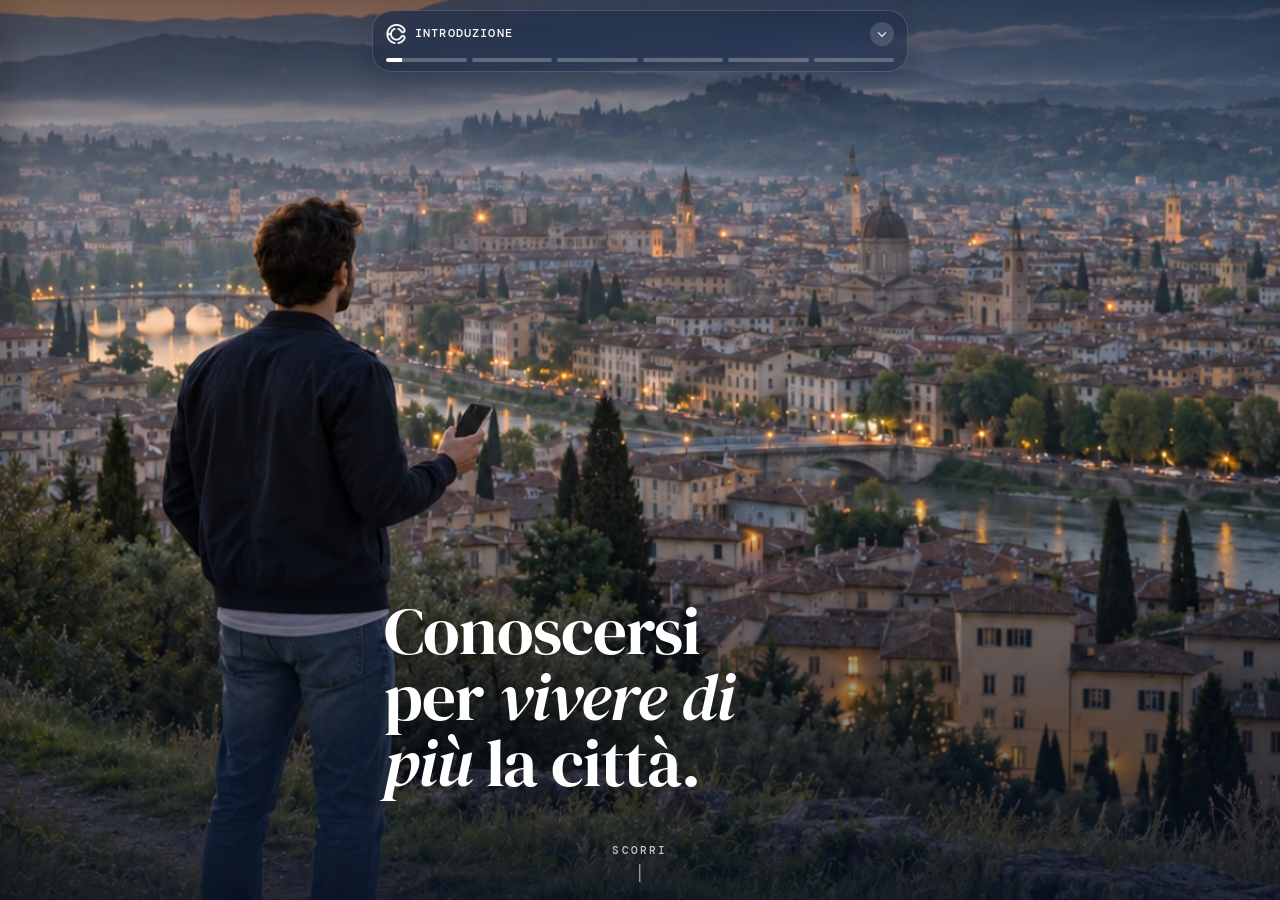
<file: index.html>
<!doctype html>
<html lang="it" class="reel-root">
<head>
<meta charset="utf-8">
<script src="js/gate.js?v=4"></script>
<script>document.documentElement.classList.add('js');</script>
<meta name="viewport" content="width=device-width, initial-scale=1, viewport-fit=cover">
<title>CEnTRO · Momenti</title>
<meta name="description" content="CEnTRO trasforma la conoscenza di sé in esperienze, persone e opportunità nella propria città.">
<meta name="theme-color" content="#F3F5F9">
<script src="js/theme.js?v=33"></script>
<link rel="icon" href="img/logo.png">
<meta property="og:type" content="website">
<meta property="og:site_name" content="CEnTRO">
<meta property="og:title" content="CEnTRO">
<meta property="og:description" content="Conoscersi per vivere di più la città. Esperienze, persone e opportunità sul territorio.">
<meta property="og:url" content="https://n1kv2.github.io/centro-portfolio/">
<meta property="og:image" content="https://n1kv2.github.io/centro-portfolio/img/anteprima.png">
<meta property="og:image:width" content="1200">
<meta property="og:image:height" content="630">
<meta name="twitter:card" content="summary_large_image">
<meta name="twitter:image" content="https://n1kv2.github.io/centro-portfolio/img/anteprima.png">
<link rel="apple-touch-icon" href="img/logo.png">
<link rel="preload" as="image" href="img/sfondo.jpg">
<link rel="stylesheet" href="css/fonts.css?v=30">
<link rel="stylesheet" href="css/style.css?v=42">
<link rel="preconnect" href="https://fonts.googleapis.com">
<link rel="preconnect" href="https://fonts.gstatic.com" crossorigin>
<link rel="stylesheet" href="https://fonts.googleapis.com/css2?family=DM+Mono:wght@400;500&family=DM+Serif+Display:ital@0;1&display=swap">
<link rel="stylesheet" href="css/base.css?v=2">
<link rel="stylesheet" href="css/reel.css?v=147">
</head>
<body class="reel-page">

<header class="rbar" id="rbar">
  <div class="rbox" id="rbox">
    <button class="rbox-row" type="button" id="rtoggle" aria-expanded="false" aria-controls="rnav" aria-label="Scegli la sezione">
      <span class="brand-mark" aria-hidden="true"></span>
      <span class="rchap" id="rchap">Introduzione</span>
      <i class="rchev" aria-hidden="true"></i>
    </button>
    <div class="rseg" id="rseg" aria-hidden="true"></div>
    <div class="rnav" id="rnav">
      <div class="rnav-in">
        <div class="rnav-list" id="rnavList"></div>
      </div>
    </div>
  </div>
</header>

<main class="reels" id="reels">

  <section class="reel r-hero" data-reel data-chapter="Introduzione" data-title="Apertura" data-desc="Conoscersi per vivere di più la città">
    <img class="r-photo" src="img/sfondo.jpg" alt="Un ragazzo con il telefono in mano guarda la città dall'alto al tramonto." width="1200" height="1500">
    <div class="r-in r-bottom">
      <h1 class="r-h1">Conoscersi per <em>vivere di più</em> la città.</h1>
    </div>
    <p class="r-hint" aria-hidden="true">Scorri</p>
  </section>

  <section class="reel r-dark r-problem r-shot" data-reel data-chapter="Introduzione" data-title="Il problema" data-desc="Le occasioni ci sono, ma le scopri tardi">
    <img class="r-photo" src="img/divano.jpg" alt="Una ragazza sul divano scorre il telefono." loading="lazy">
    <div class="noise" aria-hidden="true">
      <span style="--x:8%;--y:16%;--r:-6deg;--d:0s">Storia di un amico</span>
      <span style="--x:46%;--y:11%;--r:5deg;--d:.12s">Gruppo WhatsApp · 248 messaggi</span>
      <span style="--x:28%;--y:27%;--r:-3deg;--d:.24s">Volantino al bar</span>
      <span style="--x:50%;--y:34%;--r:7deg;--d:.36s">«C'era un concerto ieri»</span>
      <span style="--x:6%;--y:41%;--r:4deg;--d:.48s">Post di tre giorni fa</span>
    </div>
    <div class="r-in r-bottom">
      <p class="nd-label">Il problema</p>
      <h2 class="r-h2 small-h">In città succede di tutto. <em>Quasi sempre lo scopri dopo.</em></h2>
      <button class="glass-btn" type="button" data-area-open>Perché?<i aria-hidden="true"></i></button>
    </div>
    <div class="area-panel" aria-hidden="true" data-area-close>
      <div class="ap-in feat">
        <p class="nd-label">Il problema</p>
        <h3 class="ap-title">Perché nasce CEnTRO?</h3>
        <div class="ap-sum" data-more-box><p class="ap-text">Persone, luoghi e occasioni sono sparsi per la città: CEnTRO nasce per riunirli in un unico punto di riferimento.</p><button type="button" class="more-btn" data-more aria-expanded="false" aria-label="Leggi tutto"><span class="more-x" aria-hidden="true"></span></button><div class="x-more"><div><p class="ap-text">Persone, luoghi e occasioni sono <strong>sparsi per la città</strong>, tra spazi fisici e digitali: università, bacheche, storie, gruppi social, volantini.</p><p class="ap-text">Puoi trovarli <strong>per caso</strong>, con un po’ di fortuna. O forse <strong>mai</strong>.</p><p class="ap-text">Con le grandi tecnologie disponibili non si può sperare ancora nell’occasione giusta, nell’informazione trovata per caso o nel “contatto” giusto per fare una certa cosa.</p><p class="ap-text"><strong>CEnTRO nasce per colmare questa mancanza.</strong></p><p class="ap-text">Mancano le informazioni, manca un punto di riferimento e manca un modo semplice per trovare <strong>servizi essenziali</strong>, <strong>persone</strong> con cui condividere passioni, interessi e studi, e <strong>luoghi</strong> da frequentare, vivere ed esplorare.</p><p class="ap-text ap-end">Perché la vita è fatta soprattutto di questo. Ce lo siamo solo dimenticati.</p></div></div></div>
        <p class="ap-hint">Tocca per chiudere</p>
      </div>
    </div>
  </section>

  <section class="reel r-dark r-what" data-reel data-chapter="Introduzione" data-title="Che cos'è CEnTRO" data-desc="Un'app che ti conosce e ti porta fuori">
    <div class="r-in r-center">
      <p class="nd-label">La soluzione</p>
      <p class="r-big">CEnTRO,<br>un'app che ti <span class="nd-mark">conosce</span> e ti <span class="nd-mark">porta fuori.</span></p>
    </div>
  </section>

  <section class="reel r-light r-overview" data-reel data-chapter="Introduzione" data-title="Le aree" data-desc="Tutto quello che ti serve, in una sola app">
    <div class="r-in r-top">
      <p class="nd-label">Dentro CEnTRO</p>
      <h2 class="r-h2 small-h">Tutto quello che ti serve, <em>in una sola app.</em></h2>
    </div>
    <div class="deck2" id="deck2" aria-label="Le aree di CEnTRO: Casa, Eventi e attività, Community, Esplora, Spotted">
      <div class="dc" data-pos="0"><img src="img/area-casa.jpg" alt="" draggable="false"><span><b>Casa</b><small>Casa e coinquilini</small></span></div>
      <div class="dc" data-pos="1"><img src="img/area-evento.jpg" alt="" draggable="false"><span><b>Eventi e attività</b><small>Cosa fare in città</small></span></div>
      <div class="dc" data-pos="2"><img src="img/area-community.jpg" alt="" draggable="false"><span><b>Community</b><small>Crea o unisciti</small></span></div>
      <div class="dc" data-pos="3"><img src="img/area-esplora.jpg" alt="" draggable="false"><span><b>Esplora</b><small>Bandi e opportunità</small></span></div>
      <div class="dc" data-pos="3"><img src="img/area-spot.jpg" alt="" draggable="false"><span><b>Spotted</b><small>Chiedi una mano</small></span></div>
      <div class="dk-app" style="--c1:#3BAF9C;--c2:#93DCCF;--gx:-1;--gy:-1;--d:0.00s"><i><svg viewBox="0 0 24 24"><path d="M4 11.5L12 5l8 6.5"/><path d="M6.5 10v9h11v-9"/><path d="M10 19v-5h4v5"/></svg></i><span>Casa</span></div>
      <div class="dk-app" style="--c1:#F06139;--c2:#F7A15E;--gx:0;--gy:-1;--d:0.07s"><i><svg viewBox="0 0 24 24"><path d="M4 8.5A1.5 1.5 0 0 1 5.5 7h13A1.5 1.5 0 0 1 20 8.5V10a2 2 0 0 0 0 4v1.5a1.5 1.5 0 0 1-1.5 1.5h-13A1.5 1.5 0 0 1 4 15.5V14a2 2 0 0 0 0-4z"/><path d="M14 7v10" stroke-dasharray="2 2"/></svg></i><span>Eventi</span></div>
      <div class="dk-app" style="--c1:#E0A82E;--c2:#F5D27A;--gx:1;--gy:-1;--d:0.14s"><i><svg viewBox="0 0 24 24"><path d="M12 3.5l2.4 5 5.4.6-4 3.7 1.1 5.4L12 15.5l-4.9 2.7 1.1-5.4-4-3.7 5.4-.6z"/></svg></i><span>Attività</span></div>
      <div class="dk-app" style="--c1:#2E86DE;--c2:#86CDF2;--gx:-1;--gy:1;--d:0.21s"><i><svg viewBox="0 0 24 24"><circle cx="9" cy="9" r="3"/><circle cx="16.5" cy="10" r="2.5"/><path d="M3.5 19c.6-3 2.8-4.6 5.5-4.6s4.9 1.6 5.5 4.6M14.5 14.8c2.6-.3 5 1 5.8 4.2"/></svg></i><span>Community</span></div>
      <div class="dk-app" style="--c1:#8B1EBA;--c2:#C774E6;--gx:0;--gy:1;--d:0.28s"><i><svg viewBox="0 0 24 24"><circle cx="12" cy="12" r="8"/><path d="M15.5 8.5l-2 5-5 2 2-5z"/></svg></i><span>Esplora</span></div>
      <div class="dk-app" style="--c1:#D43998;--c2:#F27BC0;--gx:1;--gy:1;--d:0.35s"><i><svg viewBox="0 0 24 24"><path d="M5 6.5h14a1.5 1.5 0 0 1 1.5 1.5v7a1.5 1.5 0 0 1-1.5 1.5h-7l-4 3v-3H5A1.5 1.5 0 0 1 3.5 15V8A1.5 1.5 0 0 1 5 6.5z"/></svg></i><span>Spotted</span></div>
      <div class="dk-core" aria-hidden="true"><span class="dk-icon"><span class="brand-mark"></span></span><b>CEnTRO</b></div>
    </div>
  </section>
  <section class="reel r-dark r-merge" hidden data-reel data-chapter="Introduzione" data-title="Tante app, una sola" data-desc="Tutto ciò che serve per vivere la città, in un posto">
    <div class="r-in r-top">
      <p class="nd-label">Tutto in un posto</p>
      <h2 class="r-h2 on-dark small-h">Oggi la città è sparsa in tante app diverse. <em>CEnTRO è solo una.</em></h2>
    </div>
    <div class="merge" id="merge" aria-hidden="true">
      <div class="merge-field" id="mergeField"></div>
      <div class="merge-core"><span class="merge-icon"><span class="brand-mark"></span></span><span class="merge-name">CEnTRO</span></div>
    </div>
    <button class="merge-replay" type="button" id="mergeReplay">Rivedi</button>
  </section>

  <section class="reel r-light r-choose" data-reel data-chapter="Introduzione" data-title="Chi sei?" data-desc="Scegli il tuo percorso" id="choose">
    <div class="r-in r-center">
      <p class="nd-label">Chi sei?</p>
      <h2 class="r-h2">Seleziona <em>un percorso.</em></h2>
      <div class="paths">
        <button type="button" class="path" data-go="utente"><b>Utente</b><span>Voglio scoprire cosa fare in città e con chi.</span></button>
        <button type="button" class="path" data-go="azienda"><b>Azienda</b><span>Voglio raggiungere le persone giuste e capire la città.</span></button>
        <button type="button" class="path" data-go="investitore"><b>Investitore</b><span>Voglio capire il valore e il modello di CEnTRO.</span></button>
      </div>
      <p class="paths-hint">Oppure scorri.</p>
    </div>
  </section>

  <section class="reel r-light r-quiz" data-reel data-track="utente" data-chapter="Per chi usa l'app" data-title="Ti racconti" data-desc="Il questionario è il punto di partenza">
    <div class="r-in r-top">
      <p class="nd-label">Come funziona</p>
      <h2 class="r-h2">Ti racconti.</h2>
      <p class="r-body">Un questionario su gusti, interessi e modo di stare con gli altri.</p>
    </div>
    <div class="quiz" aria-hidden="true">
      <div class="quiz-bar"><i></i></div>
      <p class="quiz-n">Domanda 12 di 40</p>
      <p class="quiz-q">Una serata ideale è fatta di persone nuove.</p>
      <div class="quiz-scale">
        <span style="--c:#FF8C45"><b>1</b><em>Per niente</em></span>
        <span style="--c:#FFB067"><b>2</b><em>Poco</em></span>
        <span style="--c:#A9B2C0"><b>3</b><em>Così così</em></span>
        <span style="--c:#8CC0FF"><b>4</b><em>Abbastanza</em></span>
        <span style="--c:#489DFE"><b>5</b><em>Del tutto</em></span>
      </div>
    </div>
  </section>
  <section class="reel r-light r-uprof" data-reel data-track="utente" data-chapter="Per chi usa l'app" data-title="Il tuo profilo" data-desc="Un profilo per chi sei, non per quanti ti seguono">
    <div class="r-in r-top">
      <p class="nd-label">Il tuo profilo</p>
      <div class="sv-title"><h2 class="r-h2 small-h tt-a">Un profilo social. <em>Quanto sei popolare?</em></h2><h2 class="r-h2 small-h tt-b">Un profilo per dire <em>chi sei.</em></h2><svg class="scribble" viewBox="0 0 300 120" preserveAspectRatio="none" aria-hidden="true"><path d="M8 40 C 40 10, 70 70, 100 30 S 150 75, 175 28 S 230 80, 292 26 M14 92 C 60 60, 90 110, 140 74 S 220 112, 290 70" pathLength="1"/></svg></div>
    </div>
    <div class="sv" aria-hidden="true">
      <div class="sv-card">
        <div class="sv-head"><img class="sv-av" src="img/pf-ritratto.jpg" alt=""><div><b>Lorenzo Nardini</b><span class="sv-sub">Fotografo · L'Aquila</span></div></div>
        <div class="sv-mid">
          <div class="sv-noise sv-stats"><p><b>1.284</b><span>follower</span></p><p><b>312</b><span>seguiti</span></p><p><b>86</b><span>post</span></p></div>
          <div class="sv-real sv-pass"><span>Fotografia</span><span>Sentieri e mare</span><span>Caffè in centro</span></div>
        </div>
        <div class="sv-photos">
          <figure><img src="img/pf-costa.jpg" alt=""><i class="sv-noise"><svg viewBox="0 0 24 24" aria-hidden="true"><path d="M12 20s-7-4.4-7-10a4 4 0 0 1 7-2.6A4 4 0 0 1 19 10c0 5.6-7 10-7 10z"/></svg>2.341</i></figure>
          <figure><img src="img/pf-caffe.jpg" alt=""><i class="sv-noise"><svg viewBox="0 0 24 24" aria-hidden="true"><path d="M12 20s-7-4.4-7-10a4 4 0 0 1 7-2.6A4 4 0 0 1 19 10c0 5.6-7 10-7 10z"/></svg>987</i></figure>
          <figure><img src="img/pf-scrivania.jpg" alt=""><i class="sv-noise"><svg viewBox="0 0 24 24" aria-hidden="true"><path d="M12 20s-7-4.4-7-10a4 4 0 0 1 7-2.6A4 4 0 0 1 19 10c0 5.6-7 10-7 10z"/></svg>1.502</i></figure>
        </div>
        <div class="sv-mid">
          <div class="sv-btnrow"><span class="pri">Segui</span><span>Messaggio</span></div>
        </div>
      </div>
    </div>
    <div class="r-in r-bottom sv-foot">
      <a class="glass-btn lg" href="profilo.html" data-keep>Scopri il profilo<i aria-hidden="true"></i></a>
    </div>
  </section>

  <section class="reel r-light r-niamap" data-reel data-track="utente" data-chapter="Per chi usa l'app" data-title="Nia" data-desc="La mappa che avvicina ciò che ti somiglia">
    <div class="r-in r-top nm-top">
      <p class="nd-label">Nia, la tua mappa</p>
      <h2 class="r-h2 small-h">Cosa vuoi fare?</h2>
    </div>
    <div class="nm">
      <div class="nm-caprow" id="nmChips" aria-live="polite"></div>
      <div class="nm-stage" id="nmStage">
        <div class="map nm-map" id="nmMap" aria-label="Più una proposta è vicina al centro, più è affine a te">
          <svg class="map-bg" viewBox="0 0 400 400" aria-hidden="true">
            <circle class="zone z3" cx="200" cy="200" r="198"/><circle class="zone z2" cx="200" cy="200" r="128"/><circle class="zone z1" cx="200" cy="200" r="70"/>
          </svg>
          <div class="radar-sweep" aria-hidden="true"></div>
          <div class="zl" aria-hidden="true"><span style="--y:1%">Da esplorare</span><span style="--y:18%">Affine</span><span style="--y:32.5%">Molto affine</span></div>
          <div class="me" aria-hidden="true"><span>Tu</span></div>
          <div class="nodes" id="nmNodes"></div>
        </div>
      </div>
      <div class="nm-slot" id="nmSlot">
        <span class="nm-wait" aria-hidden="true"><i></i>Sto cercando</span>
        <article class="pick nm-pick" id="nmPick" aria-live="polite"></article>
      </div>
    </div>
  </section>

  <section class="reel r-light r-feed" data-reel data-track="utente" data-chapter="Per chi usa l'app" data-title="Proposte su misura" data-desc="Ogni giorno, in ordine di affinità">
    <div class="r-in r-top">
      <p class="nd-label">Come funziona</p>
      <h2 class="r-h2">Ricevi proposte <em>su misura.</em></h2>
      <p class="r-body">Ogni giorno, le cose da fare in città, in ordine di affinità con te.</p>
    </div>
    <ol class="feed" aria-hidden="true">
      <li style="--o:2"><img src="img/ceramica.jpg" alt=""><div><b>Laboratorio di ceramica</b><span>Sabato · 1,2 km</span><i style="--w:88%"></i></div><em>88%</em></li>
      <li style="--o:0"><img src="img/inaugurazione.jpg" alt=""><div><b>Inaugurazione d'arte</b><span>Stasera · 0,6 km</span><i style="--w:96%"></i></div><em>96%</em></li>
      <li style="--o:1"><img src="img/lingue.jpg" alt=""><div><b>Inglese sotto i portici</b><span>Domani · centro</span><i style="--w:91%"></i></div><em>91%</em></li>
    </ol>
  </section>

  <section class="reel r-dark r-group r-shot" data-reel data-track="utente" data-chapter="Per chi usa l'app" data-title="In gruppo o da solo" data-desc="Con il tuo gruppo o con persone nuove">
    <img class="r-photo" src="img/piazza.jpg" alt="Quattro amici seduti sui gradini di una piazza scelgono insieme cosa fare." loading="lazy">
    <div class="r-in r-top">
      <p class="nd-label">Con chi andarci</p>
      <h2 class="r-h2 on-dark">In gruppo <em>o da solo.</em></h2>
    </div>
    <div class="modes">
      <article data-more data-more-box role="button" tabindex="0" aria-expanded="false" style="--d:.9s">
        <div class="av-group" aria-hidden="true"><i style="--c:#F06139"></i><i style="--c:#2FB37A"></i><i style="--c:#6A3FD1"></i><i style="--c:#2E9BD6"></i></div>
        <p class="m-k">Con il tuo gruppo</p>
        <b>Scegliete insieme cosa fare</b>
        <div class="x-more"><div><p>Eventi, attività e Community: il gruppo nato su CEnTRO <strong>continua a uscire</strong>.</p></div></div>
        <span class="more-x" aria-hidden="true"></span>
      </article>
      <article data-more data-more-box role="button" tabindex="0" aria-expanded="false" style="--d:1.4s">
        <div class="av-solo" aria-hidden="true"><i style="--c:#D43998"></i><span>+</span></div>
        <p class="m-k">Da solo</p>
        <b>Ti unisci, o crei tu</b>
        <div class="x-more"><div><p>Partecipi con <strong>persone affini</strong> oppure proponi un'attività: CEnTRO trova <strong>chi ha voglia della stessa cosa</strong>.</p></div></div>
        <span class="more-x" aria-hidden="true"></span>
      </article>
    </div>
  </section>

  <section class="reel r-area r-shot" data-reel data-track="utente" data-chapter="Le aree dell'app" data-title="Eventi e attività" data-desc="Il feed mette per primi gli eventi più affini, anche quelli che non avresti mai cercato.">
    <img class="r-photo" src="img/area-evento.jpg" alt="Una ragazza e i suoi amici guardano il telefono a un concerto all'aperto." loading="lazy">
    <div class="r-in r-bottom area-cap">
      <p class="nd-label">Area · Eventi e attività</p>
      <h2 class="r-h2">Eventi e attività scelti per te.</h2>
      <button class="glass-btn" type="button" data-area-open>Scopri di più<i aria-hidden="true"></i></button>
    </div>
    <div class="area-panel" aria-hidden="true" data-area-close>
      <div class="ap-in feat">
        <p class="nd-label">Eventi e attività</p>
        <h3 class="ap-title">Eventi e attività scelti per te.</h3>
        <div class="ap-sum" data-more-box><p class="ap-text">Ogni evento è chiaro e in cima trovi quello più vicino ai tuoi gusti.</p><button type="button" class="more-btn" data-more aria-expanded="false" aria-label="Leggi tutto"><span class="more-x" aria-hidden="true"></span></button><div class="x-more"><div><p class="ap-text">Ogni evento ha una <strong>locandina chiara</strong>: quando, dove, quanto costa e chi ci va. L'ordine non è casuale: in cima c'è quello <strong>più vicino ai tuoi gusti</strong>.</p></div></div></div>
        <div class="viz viz-feed" aria-hidden="true">
                <div class="vf-row"><img src="img/inaugurazione.jpg" alt=""><span>Inaugurazione d'arte</span><i style="--w:96%"></i></div>
                <div class="vf-row"><img src="img/lingue.jpg" alt=""><span>Conversazione in inglese</span><i style="--w:88%"></i></div>
                <div class="vf-row"><img src="img/ceramica.jpg" alt=""><span>Laboratorio di ceramica</span><i style="--w:74%"></i></div>
                <p class="vf-cap">Ordinati per affinità con il tuo profilo</p>
              </div>
        <dl class="gain"><div><dt>Per te</dt><dd>Scopri senza cercare.</dd></div><div><dt>Per chi organizza</dt><dd>Arriva a chi è davvero interessato.</dd></div></dl>
        <p class="ap-hint">Tocca per chiudere</p>
      </div>
    </div>
  </section>

  <section class="reel r-area r-shot" data-reel data-track="utente" data-chapter="Le aree dell'app" data-title="Community" data-desc="Chiunque propone un'attività e arrivano persone affini con cui farla.">
    <img class="r-photo" src="img/area-community.jpg" alt="Un gruppo di ragazzi suona la chitarra su un prato." loading="lazy">
    <div class="r-in r-bottom area-cap">
      <p class="nd-label">Area · Community</p>
      <h2 class="r-h2">Attività create dalle persone.</h2>
      <button class="glass-btn" type="button" data-area-open>Scopri di più<i aria-hidden="true"></i></button>
    </div>
    <div class="area-panel" aria-hidden="true" data-area-close>
      <div class="ap-in feat">
        <p class="nd-label">Community</p>
        <h3 class="ap-title">Attività create dalle persone.</h3>
        <div class="ap-sum" data-more-box><p class="ap-text">Proponi un'attività e arrivano persone affini con cui farla.</p><button type="button" class="more-btn" data-more aria-expanded="false" aria-label="Leggi tutto"><span class="more-x" aria-hidden="true"></span></button><div class="x-more"><div><p class="ap-text">Una partita, un aperitivo in lingua, una suonata al parco. <strong>Nia</strong> aiuta a scrivere descrizione e date e le richieste di partecipazione arrivano <strong>ordinate per affinità</strong> con il gruppo.</p></div></div></div>
        <div class="viz viz-group" aria-hidden="true">
                <span class="vg-core">Serata giochi</span>
                <span class="vg-p p1"></span><span class="vg-p p2"></span><span class="vg-p p3"></span><span class="vg-p p4"></span><span class="vg-p p5"></span>
                <svg viewBox="0 0 100 100" preserveAspectRatio="none"><path pathLength="1" d="M50 46 L20 26"/><path pathLength="1" d="M50 46 L80 24"/><path pathLength="1" d="M50 46 L16 66"/><path pathLength="1" d="M50 46 L84 68"/><path pathLength="1" d="M50 46 L50 70"/></svg>
                <p class="vf-cap">Richieste ordinate per affinità con il gruppo</p>
              </div>
        <dl class="gain"><div><dt>Per te</dt><dd>Trovi compagnia per ciò che ti piace.</dd></div><div><dt>Per la piattaforma</dt><dd>Nascono gruppi che tornano a scegliere.</dd></div></dl>
        <p class="ap-hint">Tocca per chiudere</p>
      </div>
    </div>
  </section>

  <section class="reel r-area r-shot" data-reel data-track="utente" data-chapter="Le aree dell'app" data-title="Spotted" data-desc="Domande, consigli e aiuti tra le persone della città.">
    <img class="r-photo" src="img/area-spot.jpg" alt="Una ragazza legge i biglietti appesi a una bacheca." loading="lazy">
    <div class="r-in r-bottom area-cap">
      <p class="nd-label">Area · Spotted</p>
      <h2 class="r-h2">Chiedere e dare una mano.</h2>
      <button class="glass-btn" type="button" data-area-open>Scopri di più<i aria-hidden="true"></i></button>
    </div>
    <div class="area-panel" aria-hidden="true" data-area-close>
      <div class="ap-in feat">
        <p class="nd-label">Spotted</p>
        <h3 class="ap-title">Chiedere e dare una mano.</h3>
        <div class="ap-sum" data-more-box><p class="ap-text">Uno spazio per chiedere e dare una mano tra le persone della città.</p><button type="button" class="more-btn" data-more aria-expanded="false" aria-label="Leggi tutto"><span class="more-x" aria-hidden="true"></span></button><div class="x-more"><div><p class="ap-text">Un oggetto ritrovato, un consiglio sul quartiere, qualcuno con cui condividere un passaggio. È lo spazio che dà un motivo per aprire CEnTRO <strong>anche nei giorni senza eventi</strong>.</p></div></div></div>
        <div class="viz viz-spot" id="vizSpot" aria-hidden="true"></div>
        <dl class="gain"><div><dt>Per te</dt><dd>Un aiuto vicino, ogni giorno.</dd></div><div><dt>Per la piattaforma</dt><dd>Un motivo per aprire l'app anche senza eventi.</dd></div></dl>
        <p class="ap-hint">Tocca per chiudere</p>
      </div>
    </div>
  </section>

  <section class="reel r-area r-shot" data-reel data-track="utente" data-chapter="Le aree dell'app" data-title="Esplora" data-desc="Bandi, concorsi ed esperienze in azienda, scelti per interessi, requisiti e scadenze.">
    <img class="r-photo" src="img/area-esplora.jpg" alt="Una ragazza parla con un ragazzo a uno stand di bandi e tirocini." loading="lazy">
    <div class="r-in r-bottom area-cap">
      <p class="nd-label">Area · Esplora</p>
      <h2 class="r-h2">Opportunità a cui puoi partecipare.</h2>
      <button class="glass-btn" type="button" data-area-open>Scopri di più<i aria-hidden="true"></i></button>
    </div>
    <div class="area-panel" aria-hidden="true" data-area-close>
      <div class="ap-in feat">
        <p class="nd-label">Esplora</p>
        <h3 class="ap-title">Opportunità a cui puoi partecipare.</h3>
        <div class="ap-sum" data-more-box><p class="ap-text">Bandi, concorsi ed esperienze scelti per te, con requisiti e scadenze chiari.</p><button type="button" class="more-btn" data-more aria-expanded="false" aria-label="Leggi tutto"><span class="more-x" aria-hidden="true"></span></button><div class="x-more"><div><p class="ap-text">Ogni opportunità dice subito <strong>se hai i requisiti</strong> e <strong>quanto manca alla scadenza</strong>. Enti e aziende ricevono candidature più adatte.</p></div></div></div>
        <div class="viz viz-explore" aria-hidden="true">
                <p class="ve-k">Bando</p>
                <p class="ve-t">Giovani creativi per la città</p>
                <ul><li>In linea con i tuoi interessi</li><li>Requisiti soddisfatti</li></ul>
                <div class="ve-dead"><span>Scadenza</span><i></i><b>12 giorni</b></div>
              </div>
        <dl class="gain"><div><dt>Per te</dt><dd>Solo opportunità a cui puoi partecipare.</dd></div><div><dt>Per enti e aziende</dt><dd>Candidature più adatte.</dd></div></dl>
        <p class="ap-hint">Tocca per chiudere</p>
      </div>
    </div>
  </section>

  <section class="reel r-area r-shot" data-reel data-track="utente" data-chapter="Le aree dell'app" data-title="Casa" data-desc="Annunci collegati alle tue esigenze e alle preferenze di convivenza.">
    <img class="r-photo" src="img/area-casa.jpg" alt="Tre ragazzi tra gli scatoloni cercano casa al computer." loading="lazy">
    <div class="r-in r-bottom area-cap">
      <p class="nd-label">Area · Casa</p>
      <h2 class="r-h2">La casa giusta, con le persone giuste.</h2>
      <button class="glass-btn" type="button" data-area-open>Scopri di più<i aria-hidden="true"></i></button>
    </div>
    <div class="area-panel" aria-hidden="true" data-area-close>
      <div class="ap-in feat">
        <p class="nd-label">Casa</p>
        <h3 class="ap-title">La casa giusta, con le persone giuste.</h3>
        <div class="ap-sum" data-more-box><p class="ap-text">Annunci e coinquilini compatibili con il tuo modo di vivere.</p><button type="button" class="more-btn" data-more aria-expanded="false" aria-label="Leggi tutto"><span class="more-x" aria-hidden="true"></span></button><div class="x-more"><div><p class="ap-text">Il <strong>match casa</strong> confronta i futuri coinquilini tema per tema: pulizia, orari, ospiti, fumo. Le agenzie ricevono richieste da chi è <strong>davvero compatibile</strong> con l'annuncio.</p></div></div></div>
        <div class="viz viz-home" aria-hidden="true">
                <div class="vh-ring"><svg viewBox="0 0 100 100"><circle cx="50" cy="50" r="42"/><circle class="vh-run" cx="50" cy="50" r="42" pathLength="1"/></svg><b>Affini</b></div>
                <ul>
                  <li><span>Pulizia</span><i class="ok"></i></li>
                  <li><span>Orari</span><i class="warn"></i></li>
                  <li><span>Ospiti</span><i class="ok"></i></li>
                  <li><span>Fumo</span><i class="ok"></i></li>
                </ul>
                <p class="vf-cap">Compatibilità tra coinquilini, tema per tema</p>
              </div>
        <dl class="gain"><div><dt>Per te</dt><dd>Una casa e persone giuste con cui viverla.</dd></div><div><dt>Per le agenzie</dt><dd>Meno contatti a vuoto.</dd></div></dl>
        <p class="ap-hint">Tocca per chiudere</p>
      </div>
    </div>
  </section>

  <section class="reel r-dark r-try r-shot" data-reel data-track="utente" data-cta data-chapter="Le aree dell'app" data-title="Provala" data-desc="Voglio provare l'app">
    <img class="r-photo" src="img/ct-app.jpg" alt="Quattro amici guardano CEnTRO sull'App Store." loading="lazy" style="object-position: 66% 40%">
    <div class="r-in r-bottom">
      <p class="nd-label">Il prossimo passo</p>
      <h2 class="r-h2 small-h">Tutto questo, <em>sul tuo telefono.</em></h2>
      <div class="sbox" data-sbox>
        <div class="sbox-p"><div class="sbox-in"><div class="cpanel-glass">
          <p class="cp-t">Provala per primo.</p>
          <p class="cp-d">Lascia l'email: ti avvisiamo appena l'app è disponibile.</p>
          <form class="ea" data-send data-subject="Accesso anticipato CEnTRO: nuova iscrizione" novalidate>
            <input class="hp" type="text" name="_honey" tabindex="-1" autocomplete="off" aria-hidden="true">
            <div class="ea-row">
              <input name="email" type="email" inputmode="email" autocomplete="email" autocapitalize="off" spellcheck="false" placeholder="La tua email" aria-label="La tua email">
              <button type="submit" class="ea-btn">Avvisami</button>
            </div>
            <p class="ea-note" aria-live="polite">Una sola email quando è pronta. Puoi disiscriverti quando vuoi.</p>
          </form>
        </div></div></div>
        <button type="button" class="glass-btn" data-sopen>Voglio provare l'app<i aria-hidden="true"></i></button>
      </div>
    </div>
  </section>

  <section class="reel r-light r-reach" data-reel data-track="azienda" data-chapter="Per le aziende" data-title="Le persone giuste" data-desc="La proposta arriva prima a chi è affine">
    <div class="r-in r-top">
      <p class="nd-label">Per le aziende</p>
      <h2 class="r-h2">Non solo più persone. <em>Le persone giuste.</em></h2>
      <p class="r-body">La tua proposta arriva prima a chi è affine, anche se non la stava cercando.</p>
    </div>
    <div class="crowd" aria-hidden="true" id="crowd"></div>
  </section>

  <section class="reel r-light r-bprof" data-reel data-track="azienda" data-chapter="Per le aziende" data-title="Il profilo aziendale" data-desc="La tua attività com'è davvero, non una scheda tra tante">
    <div class="r-in r-top">
      <p class="nd-label">Il profilo aziendale</p>
      <div class="sv-title"><h2 class="r-h2 small-h tt-a">Una scheda tra tante. <em>Quante stelle hai?</em></h2><h2 class="r-h2 small-h tt-b">Un profilo per dire <em>chi siete.</em></h2><svg class="scribble" viewBox="0 0 300 120" preserveAspectRatio="none" aria-hidden="true"><path d="M8 40 C 40 10, 70 70, 100 30 S 150 75, 175 28 S 230 80, 292 26 M14 92 C 60 60, 90 110, 140 74 S 220 112, 290 70" pathLength="1"/></svg></div>
    </div>
    <div class="sv" aria-hidden="true">
      <div class="sv-card sv-biz">
        <div class="sv-noise sv-ad">Sponsorizzato</div>
        <div class="sv-cover"><img src="img/az-cover.jpg" alt=""><img src="img/az-colazione.jpg" alt=""><img src="img/az-aperitivo.jpg" alt=""></div>
        <div class="sv-head"><img class="sv-logo" src="img/az-logo.jpg" alt=""><div><b>Caffè dei Portici</b><span class="sv-swap"><i class="a">4,2 ★★★★☆ (312) · Bar · €€</i><i class="b">Bar e caffetteria · centro storico</i></span></div></div>
        <div class="sv-mid">
          <div class="sv-noise sv-gbtns"><span>Indicazioni</span><span>Chiama</span><span>Sito</span><span>Salva</span></div>
          <div class="sv-real sv-pass"><span>Colazioni</span><span>Aperitivi</span><span>Musica dal vivo</span></div>
        </div>
        <div class="sv-mid">
          <div class="sv-noise sv-also"><b>Le persone cercano anche</b><span>Bar Centrale · Caffè Italia · Pasticceria Duomo</span></div>
          <p class="sv-real sv-line"><em>Discover</em> Suggerito a chi è più affine, non a chi paga di più.</p>
        </div>
      </div>
    </div>
    <div class="r-in r-bottom sv-foot">
      <a class="glass-btn lg" href="profilo-azienda.html" data-keep>Scopri il profilo<i aria-hidden="true"></i></a>
    </div>
  </section>
  <section class="reel r-dark r-discover" data-reel data-track="azienda" data-chapter="Per le aziende" data-title="Discover" data-desc="Quando qualcuno chiede a Nia, Nia propone te">
    <div class="r-in r-top">
      <p class="nd-label">Abbonamento Discover</p>
      <h2 class="r-h2 on-dark small-h">Qualcuno chiede un consiglio a Nia. <em>Nia propone te.</em></h2>
    </div>
    <div class="dchat" aria-hidden="true">
      <p class="dc-me" style="--d:.6s">Mi consigli un parrucchiere per un taglio corto, vicino al centro?</p>
      <p class="dc-typing" style="--d:1.4s"><i></i><i></i><i></i></p>
      <div class="dc-nia" style="--d:2.4s">
        <img src="img/nia.png" alt="">
        <div class="dc-card">
          <span class="dc-badge">Discover</span>
          <b>Atelier di capelli in centro</b>
          <span>Specializzato in tagli corti · 400 m · Aperto ora</span>
          <span class="dc-cta">Prenota</span>
        </div>
      </div>
      <p class="dc-note" style="--d:3.2s">Solo le attività con Discover compaiono quando sono le più adatte alla richiesta.</p>
    </div>
  </section>

  <section class="reel r-light r-tools" data-reel data-track="azienda" data-chapter="Per le aziende" data-title="Strumenti per le aziende" data-desc="AI, biglietti interattivi, Discover, piani, statistiche">
    <div class="r-in r-top">
      <p class="nd-label">Strumenti per le aziende</p>
      <h2 class="r-h2 small-h">Tutto quello che serve, <em>già incluso.</em></h2>
      <ul class="tks" id="tks"><li class="tk" style="--i:0"><button type="button" class="tk-h" aria-expanded="false"><span class="tk-c" aria-hidden="true"></span><svg class="tk-ic" viewBox="0 0 24 24" aria-hidden="true"><path d="M12 3l1.8 4.6L18.5 9.5l-4.7 1.8L12 16l-1.8-4.7L5.5 9.5l4.7-1.9z"/><path d="M18.5 15l.8 2 2 .8-2 .8-.8 2-.8-2-2-.8 2-.8z"/></svg><b>Creazione con l'AI</b><i class="tk-ch" aria-hidden="true"></i></button><div class="tk-d"><p>Scrivi come parleresti: l'AI compila evento, programma, prezzi e pubblico. Nia crea anche le immagini per la locandina. Puoi passare al manuale quando vuoi.</p></div></li><li class="tk" style="--i:1"><button type="button" class="tk-h" aria-expanded="false"><span class="tk-c" aria-hidden="true"></span><svg class="tk-ic" viewBox="0 0 24 24" aria-hidden="true"><path d="M4 7.5A1.5 1.5 0 0 1 5.5 6h13A1.5 1.5 0 0 1 20 7.5V10a2 2 0 0 0 0 4v2.5a1.5 1.5 0 0 1-1.5 1.5h-13A1.5 1.5 0 0 1 4 16.5V14a2 2 0 0 0 0-4z"/><path d="M14 6v12" stroke-dasharray="2 2"/></svg><b>Biglietti interattivi</b><i class="tk-ch" aria-hidden="true"></i></button><div class="tk-d"><p>Non una ricevuta: ticketing e QR avanzato, programma, chat tra i partecipanti, messaggi dello staff, foto e video condivisi, passaggi per arrivare e recensioni.</p></div></li><li class="tk" style="--i:2"><button type="button" class="tk-h" aria-expanded="false"><span class="tk-c" aria-hidden="true"></span><svg class="tk-ic" viewBox="0 0 24 24" aria-hidden="true"><circle cx="11" cy="11" r="6.5"/><path d="M16 16l4 4"/></svg><b>Trovati con Discover</b><i class="tk-ch" aria-hidden="true"></i></button><div class="tk-d"><p>Con l'abbonamento Discover Nia può suggerire la tua attività a chi è davvero affine. Con Atmosfera racconti l'ambiente e le persone che lo vivono.</p></div></li><li class="tk" style="--i:3"><button type="button" class="tk-h" aria-expanded="false"><span class="tk-c" aria-hidden="true"></span><svg class="tk-ic" viewBox="0 0 24 24" aria-hidden="true"><path d="M4 12.5l7.5 7.5L20 11.5V4h-7.5z"/><circle cx="15.5" cy="8.5" r="1.3"/></svg><b>Abbonamenti competitivi</b><i class="tk-ch" aria-hidden="true"></i></button><div class="tk-d"><p>Pubblicare è sempre gratis. Si parte da 0 € e la commissione scende fino allo 0% nei piani più alti.</p></div></li><li class="tk" style="--i:4"><button type="button" class="tk-h" aria-expanded="false"><span class="tk-c" aria-hidden="true"></span><svg class="tk-ic" viewBox="0 0 24 24" aria-hidden="true"><path d="M4 19h16"/><path d="M7 16v-5M12 16V7M17 16v-8"/></svg><b>Statistiche e flussi</b><i class="tk-ch" aria-hidden="true"></i></button><div class="tk-d"><p>Strumenti di analisi con l'AI, comprensione dei flussi, funnel di acquisto, interessi dei partecipanti, arrivi in tempo reale e report in CSV, PDF o Excel.</p></div></li></ul>
      <p class="tk-hint">Tocca una voce per saperne di più</p>
    </div>
  </section>

  <section class="reel r-dark r-ins" data-reel data-track="azienda" data-chapter="Per le aziende" data-title="CEnTRO Insights" data-desc="Come far crescere ciò che hai creato">
    <div class="r-in r-top">
      <p class="nd-label">CEnTRO Insights</p>
      <h2 class="r-h2 on-dark small-h">Hai già creato qualcosa? <em>Insights ti dice come farlo crescere.</em></h2>
    </div>
    <div class="isearch" aria-hidden="true">
      <div class="is-bar"><span class="is-q" id="isQ"></span><i class="is-caret"></i></div>
      <p class="is-cap" aria-hidden="true">Corso di ceramica a L'Aquila</p>
      <ul class="is-res">
        <li style="--d:0s"><span>Domanda potenziale</span><b>Alta</b><i style="--w:82%"></i></li>
        <li style="--d:.15s"><span>Richieste effettive</span><b>In crescita</b><i style="--w:64%"></i></li>
        <li style="--d:.3s"><span>Offerta disponibile</span><b>Scarsa</b><i class="lo" style="--w:18%"></i></li>
        <li class="tip" style="--d:.45s"><span>Indicazione</span><b>C'è spazio per una nuova proposta</b></li>
      </ul>
    </div>
    <div class="r-in r-bottom is-foot">
      <a class="glass-btn" href="insights.html" data-keep>Scopri gli strumenti<i aria-hidden="true"></i></a>
    </div>
  </section>

  <section class="reel r-dark r-try r-biz r-shot" data-reel data-track="azienda" data-cta data-chapter="Per le aziende" data-title="Porta la tua azienda" data-desc="Voglio provare l'app">
    <img class="r-photo" src="img/az-cta.jpg" alt="In un negozio, la titolare mostra CEnTRO sull'App Store a due clienti." loading="lazy" style="object-position: 62% 40%">
    <div class="r-in r-bottom">
      <p class="nd-label">Il prossimo passo</p>
      <h2 class="r-h2 small-h">La tua azienda, <em>sul loro telefono.</em></h2>
      <div class="sbox" data-sbox>
        <div class="sbox-p"><div class="sbox-in"><div class="cpanel-glass">
          <p class="cp-t">Entra tra le prime aziende.</p>
          <p class="cp-d">Lascia l'email: ti contatto per creare il profilo della tua azienda.</p>
          <form class="ea" data-send data-subject="CEnTRO: un'azienda vuole entrare" novalidate>
            <input class="hp" type="text" name="_honey" tabindex="-1" autocomplete="off" aria-hidden="true">
            <div class="ea-row">
              <input name="email" type="email" inputmode="email" autocomplete="email" autocapitalize="off" spellcheck="false" placeholder="La tua email" aria-label="La tua email">
              <button type="submit" class="ea-btn">Contattami</button>
            </div>
            <p class="ea-note" aria-live="polite">Ti scrivo personalmente, niente newsletter.</p>
          </form>
        </div></div></div>
        <button type="button" class="glass-btn" data-sopen>Voglio provare l'app<i aria-hidden="true"></i></button>
      </div>
    </div>
  </section>

  <section class="reel r-dark r-value" data-reel data-track="investitore" data-chapter="Per chi investe" data-title="Il valore" data-desc="Sapere chi sei apre ogni possibilità">
    <div class="r-in r-top">
      <p class="nd-label">Per chi investe</p>
      <h2 class="r-h2 small-h on-dark">Il valore di <span class="nw"><span class="cn">CEnTRO</span>?</span> <em>Sapere chi sei.</em></h2>
    </div>
    <div class="iv2" aria-hidden="true">
      <div class="iv-ph iq">
        <div class="iq-c" style="--k:0"><small>Domanda 4 di 40</small><b>Ti piace stare in mezzo a tante persone?</b><span class="iq-s"><i></i><i class="iq-y"></i><i></i><i></i><i></i></span><span class="iq-l"><em>Per niente</em><em>Moltissimo</em></span></div>
        <div class="iq-c" style="--k:1"><small>Domanda 11 di 40</small><b>Quanto ami la fotografia?</b><span class="iq-s"><i></i><i></i><i></i><i></i><i class="iq-y"></i></span><span class="iq-l"><em>Per niente</em><em>Moltissimo</em></span></div>
        <div class="iq-c" style="--k:2"><small>Domanda 18 di 40</small><b>Ti trovi a tuo agio con persone nuove?</b><span class="iq-s"><i></i><i class="iq-y"></i><i></i><i></i><i></i></span><span class="iq-l"><em>Per niente</em><em>Moltissimo</em></span></div>
        <div class="iq-c" style="--k:3"><small>Domanda 27 di 40</small><b>Quanto conta per te vivere in centro?</b><span class="iq-s"><i></i><i></i><i></i><i class="iq-y"></i><i></i></span><span class="iq-l"><em>Per niente</em><em>Moltissimo</em></span></div>
      </div>
      <div class="iv-ph ig"><div class="ig-roll">
        <div class="ig-p"><p class="ig-h">Personalità</p><svg class="rd" viewBox="-34 0 268 200"><polygon class="rd-g" points="100.0,34.0 162.8,79.6 138.8,153.4 61.2,153.4 37.2,79.6"/><polygon class="rd-g" points="100.0,56.4 141.4,86.5 125.6,135.2 74.4,135.2 58.6,86.5"/><polygon class="rd-g" points="100.0,78.2 120.7,93.3 112.8,117.6 87.2,117.6 79.3,93.3"/><line class="rd-g" x1="100" y1="100" x2="100.0" y2="34.0"/><line class="rd-g" x1="100" y1="100" x2="162.8" y2="79.6"/><line class="rd-g" x1="100" y1="100" x2="138.8" y2="153.4"/><line class="rd-g" x1="100" y1="100" x2="61.2" y2="153.4"/><line class="rd-g" x1="100" y1="100" x2="37.2" y2="79.6"/><polygon class="rd-v" data-rd="0.88,0.34,0.76,0.62,0.7" points="100,100 100,100 100,100 100,100 100,100"/><text class="rd-t" x="100.0" y="22.0" text-anchor="middle">Apertura</text><text class="rd-t" x="178.0" y="78.7" text-anchor="start">Estroversione</text><text class="rd-t" x="148.2" y="170.3" text-anchor="start">Gentilezza</text><text class="rd-t" x="51.8" y="170.3" text-anchor="end">Costanza</text><text class="rd-t" x="22.0" y="78.7" text-anchor="end">Calma</text></svg></div>
        <div class="ig-p"><p class="ig-h">Soft skill</p><div class="gks"><div class="gk" style="--v:91;--k:0"><svg viewBox="0 0 42 42"><circle class="gk-b" r="16" cx="21" cy="21"/><circle class="gk-v" r="16" cx="21" cy="21" pathLength="100"/></svg><b>91</b><span>Creatività</span></div><div class="gk" style="--v:84;--k:1"><svg viewBox="0 0 42 42"><circle class="gk-b" r="16" cx="21" cy="21"/><circle class="gk-v" r="16" cx="21" cy="21" pathLength="100"/></svg><b>84</b><span>Ascolto</span></div><div class="gk" style="--v:73;--k:2"><svg viewBox="0 0 42 42"><circle class="gk-b" r="16" cx="21" cy="21"/><circle class="gk-v" r="16" cx="21" cy="21" pathLength="100"/></svg><b>73</b><span>Lavoro in squadra</span></div><div class="gk" style="--v:68;--k:3"><svg viewBox="0 0 42 42"><circle class="gk-b" r="16" cx="21" cy="21"/><circle class="gk-v" r="16" cx="21" cy="21" pathLength="100"/></svg><b>68</b><span>Problem solving</span></div></div></div>
        <div class="ig-p"><p class="ig-h">Gusti</p><div class="dn"><svg viewBox="0 0 42 42"><circle class="dn-bg" r="15.9" cx="21" cy="21"/><circle class="dn-s" r="15.9" cx="21" cy="21" pathLength="100" style="--v:38;--o:0;--k:0;stroke:#489DFE"/><circle class="dn-s" r="15.9" cx="21" cy="21" pathLength="100" style="--v:27;--o:-38;--k:1;stroke:#8FC2FF"/><circle class="dn-s" r="15.9" cx="21" cy="21" pathLength="100" style="--v:21;--o:-65;--k:2;stroke:#34A853"/><circle class="dn-s" r="15.9" cx="21" cy="21" pathLength="100" style="--v:14;--o:-86;--k:3;stroke:#F5B841"/></svg><div class="dn-l"><span style="--c:#489DFE"><i></i>Musica dal vivo <b>38%</b></span><span style="--c:#8FC2FF"><i></i>Arte <b>27%</b></span><span style="--c:#34A853"><i></i>Cucina locale <b>21%</b></span><span style="--c:#F5B841"><i></i>Sport <b>14%</b></span></div></div></div>
        <div class="ig-p"><p class="ig-h">Interessi</p><div class="ig-bars"><div class="ig-r" style="--v:95%;--k:0"><span>Fotografia</span><i></i><b>95</b></div><div class="ig-r" style="--v:78%;--k:1"><span>Viaggi</span><i></i><b>78</b></div><div class="ig-r" style="--v:70%;--k:2"><span>Trekking</span><i></i><b>70</b></div><div class="ig-r" style="--v:66%;--k:3"><span>Design</span><i></i><b>66</b></div><div class="ig-r" style="--v:52%;--k:4"><span>Lettura</span><i></i><b>52</b></div></div></div>
      </div></div>
      <div class="iv-ph ip">
        <div class="ip-card"><img src="img/pf-ritratto.jpg" alt=""><b>Lorenzo</b><small>Fotografo · L'Aquila</small></div>
        <span class="ip-t" style="--x:-22;--y:-36;--k:0">Ama la fotografia</span><span class="ip-t" style="--x:24;--y:-22;--k:1">Timido, ma curioso</span><span class="ip-t" style="--x:-20;--y:30;--k:2">Esce il venerdì sera</span><span class="ip-t" style="--x:22;--y:38;--k:3">Cerca casa in centro</span>
        <span class="ip-o" style="--x:0;--y:-44;--k:0">Eventi</span><span class="ip-o" style="--x:31;--y:-31;--k:1">Persone</span><span class="ip-o" style="--x:40;--y:0;--k:2">Casa</span><span class="ip-o" style="--x:31;--y:31;--k:3">Lavoro</span><span class="ip-o" style="--x:0;--y:44;--k:4">Corsi</span><span class="ip-o" style="--x:-31;--y:31;--k:5">Locali</span><span class="ip-o" style="--x:-40;--y:0;--k:6">Viaggi</span><span class="ip-o" style="--x:-31;--y:-31;--k:7">Offerte</span>
      </div>
    </div>
  </section>

  <section class="reel r-light r-quest" data-reel data-track="investitore" data-chapter="Per chi investe" data-title="Un vero questionario" data-desc="Domande validate dentro l'algoritmo">
    <div class="r-in r-center">
      <p class="nd-label">Il metodo</p>
      <h2 class="r-h2">Un vero <em>questionario.</em></h2>
      <p class="r-body">Domande validate portano personalità, gusti e interessi dentro l'algoritmo. Da lì ogni proposta calza a pennello e infinite sono le possibilità.</p>
    </div>
  </section>

  <section class="reel r-dark r-rev" data-reel data-track="investitore" data-chapter="Per chi investe" data-title="Tre fonti di ricavo" data-desc="Pubblicità, abbonamenti, commissioni">
    <div class="r-in r-center">
      <p class="nd-label">Tre fonti di ricavo</p>
      <ol class="revs">
        <li><span>1</span><b>Pubblicità mirata</b><p>Negozi e inserzionisti pagano per arrivare a chi ha i gusti giusti.</p></li>
        <li><span>2</span><b>Abbonamenti business</b><p>Discover per farsi proporre da Nia, strumenti di gestione e CEnTRO Insights.</p></li>
        <li><span>3</span><b>Commissioni</b><p>Una quota su biglietti e prenotazioni che passano dall'app.</p></li>
      </ol>
    </div>
  </section>

  <section class="reel r-dark r-meet r-shot" data-reel data-track="investitore" data-cta data-chapter="Per chi investe" data-title="Parliamone" data-desc="Il resto si racconta dal vivo">
    <img class="r-photo" src="img/stretta-di-mano.jpg" alt="Due persone si stringono la mano in uno studio." loading="lazy">
    <div class="r-in r-bottom">
      <p class="nd-label">Per chi investe</p>
      <h2 class="r-h2 small-h">Il resto <em>si racconta dal vivo.</em></h2>
      <p class="r-body">Numeri, piano e prossimi passi: ne parliamo di persona.</p>
      <div class="sbox" data-sbox>
        <div class="sbox-p"><div class="sbox-in"><div class="cpanel-glass">
          <form class="rq" data-send data-subject="Richiesta di incontro da CEnTRO (investitore)" novalidate>
            <input class="hp" type="text" name="_honey" tabindex="-1" autocomplete="off" aria-hidden="true">
            <textarea name="richiesta" rows="3" placeholder="Chi sei e quando ti farebbe comodo sentirci" aria-label="La tua richiesta"></textarea>
            <div class="ea-row">
              <input name="email" type="email" inputmode="email" autocomplete="email" autocapitalize="off" spellcheck="false" placeholder="La tua email" aria-label="La tua email per la risposta">
              <button type="submit" class="ea-btn">Invia</button>
            </div>
            <p class="ea-note" aria-live="polite">Ti rispondo personalmente.</p>
          </form>
        </div></div></div>
        <button type="button" class="glass-btn" data-sopen>Fissiamo un incontro<i aria-hidden="true"></i></button>
      </div>
    </div>
  </section>

  <section class="reel r-light r-route" data-reel data-router data-chapter="Prossimo passo" data-title="Cosa vedere ora" data-desc="Scegli dove andare" hidden id="router">
    <div class="r-in r-center">
      <p class="nd-label">Prossimo passo</p>
      <h2 class="r-h2">Cosa vuoi <em>vedere ora?</em></h2>
      <div class="paths" id="routerPaths"></div>
    </div>
  </section>

  <section class="reel r-dark r-contact r-shot" data-reel data-chapter="Contatti" data-title="Il prossimo passo" data-desc="Provare l'app o chiedere informazioni">
    <div class="cphotos" aria-hidden="true">
      <img class="cph on" data-ph="" src="img/ct-intro.jpg" alt="" loading="lazy" style="--pos:52% 40%">
    </div>
    <div class="r-in r-bottom">
      <p class="nd-label">Contatti</p>
      <h2 class="r-h2 on-dark small-h">Basta scorrere. <em>Il prossimo passo è vivere.</em></h2>
      <div class="cbox" id="cbox">
        <div class="cpanel" aria-live="polite">
          <div class="cpanel-in">
            <div class="cpanel-glass">
        <div class="cpane" id="paneApp" role="region" aria-labelledby="chipApp" hidden>
          <p class="cp-t">Provala per primo.</p>
          <p class="cp-d">Lascia l'email: ti avvisiamo appena l'app è disponibile.</p>
          <form class="ea" id="eaForm" data-send novalidate>
            <input class="hp" type="text" name="_honey" tabindex="-1" autocomplete="off" aria-hidden="true">
            <div class="ea-row">
              <input id="eaInput" name="email" type="email" inputmode="email" autocomplete="email" autocapitalize="off" spellcheck="false" placeholder="La tua email" aria-label="La tua email">
              <button type="submit" class="ea-btn">Avvisami</button>
            </div>
            <p class="ea-note" id="eaNote" aria-live="polite">Una sola email quando è pronta. Puoi disiscriverti quando vuoi.</p>
          </form>
        </div>
        <div class="cpane" id="paneInfo" role="region" aria-labelledby="chipInfo" hidden>
          <p class="cp-t">Demo, collaborazioni, investimenti.</p>
          <form class="rq" id="rqForm" data-send novalidate>
            <input class="hp" type="text" name="_honey" tabindex="-1" autocomplete="off" aria-hidden="true">
            <textarea id="rqText" name="richiesta" rows="3" placeholder="Scrivi la tua richiesta" aria-label="La tua richiesta"></textarea>
            <div class="ea-row">
              <input id="rqEmail" name="email" type="email" inputmode="email" autocomplete="email" autocapitalize="off" spellcheck="false" placeholder="La tua email" aria-label="La tua email per la risposta">
              <button type="submit" class="ea-btn">Invia</button>
            </div>
            <p class="ea-note" id="rqNote" aria-live="polite">Ti rispondo personalmente. <a href="chi-sono.html" data-keep>Chi sono</a></p>
          </form>
        </div>
            </div>
          </div>
        </div>
        <div class="cchips">
          <button type="button" class="cchip" id="chipApp" data-tab="app" aria-expanded="false" aria-controls="paneApp">Prova l'app</button>
          <button type="button" class="cchip" id="chipInfo" data-tab="info" aria-expanded="false" aria-controls="paneInfo">Contattami</button>
        </div>
      </div>
    </div>
    <p class="r-copy">© <span class="cn">CEnTRO</span> 2026</p>
  </section>

</main>

<script src="js/forms.js?v=1"></script>
<script src="js/type.js?v=1"></script>
<script src="js/editor.js?v=6"></script>
<script src="js/reel.js?v=91"></script>
</body>
</html>
</file>
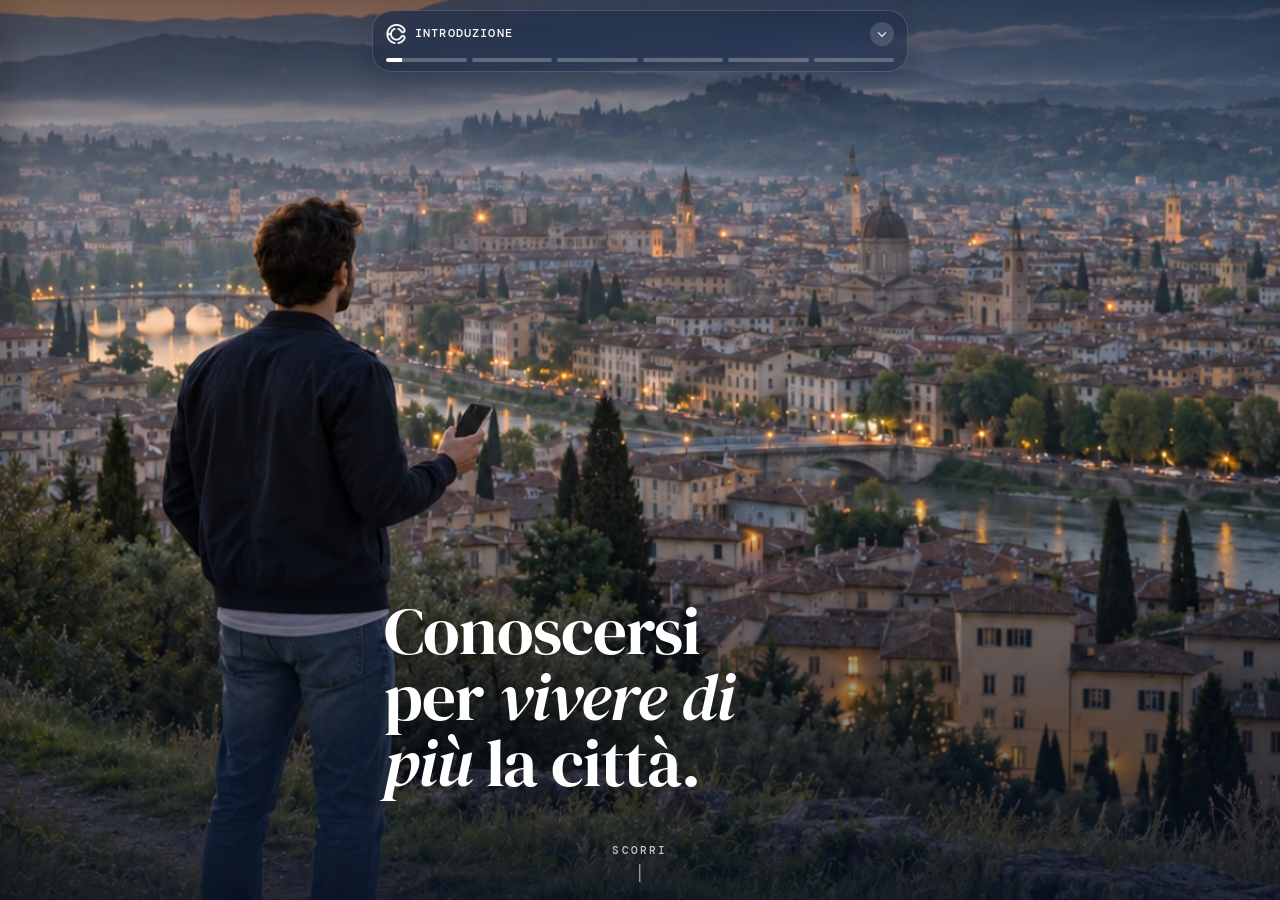
<file: accesso.html>
<!doctype html>
<html lang="it">
<head>
<meta charset="utf-8">
<script src="js/gate.js?v=4"></script>
<meta name="viewport" content="width=device-width, initial-scale=1, viewport-fit=cover">
<title>Accesso · CEnTRO</title>
<meta name="robots" content="noindex">
<meta name="description" content="CEnTRO trasforma la conoscenza di sé in esperienze, persone e opportunità nella propria città.">
<meta name="theme-color" content="#F3F5F9">
<script src="js/theme.js?v=33"></script>
<link rel="icon" href="img/logo.png">
<link rel="apple-touch-icon" href="img/logo.png">
<link rel="stylesheet" href="css/fonts.css?v=30">
<link rel="stylesheet" href="css/style.css?v=42">
<link rel="preconnect" href="https://fonts.googleapis.com">
<link rel="preconnect" href="https://fonts.gstatic.com" crossorigin>
<link rel="stylesheet" href="https://fonts.googleapis.com/css2?family=DM+Mono:wght@400;500&family=DM+Serif+Display:ital@0;1&display=swap">
<link rel="stylesheet" href="css/base.css?v=2">
<link rel="stylesheet" href="css/reel.css?v=147">
<link rel="stylesheet" href="css/page.css?v=21">
<style>
  html, body { height: 100%; }
  .gt { min-height: 100svh; display: flex; flex-direction: column; }
  .gt .pg-box { justify-content: center; }
  .gt-main { flex: 1; display: flex; align-items: center; }
  .gt-in { width: 100%; padding-block: 24px 64px; }
  .gt-in .pg-h1 { margin-top: 18px; }
  .gt-code { display: grid; grid-template-columns: repeat(6, 1fr); gap: 8px; margin-top: 34px; max-width: 380px; }
  .gt-code input { width: 100%; aspect-ratio: 4 / 5; min-width: 0; padding: 0; border: 0; border-radius: 16px; text-align: center;
    font: 400 clamp(1.7rem, 8vw, 2.1rem)/1 var(--nd-display); color: var(--nd-ink); caret-color: var(--app-blue);
    background: var(--surface); box-shadow: inset 0 0 0 1px var(--nd-line); transition: box-shadow .2s, transform .2s, background .3s; }
  .gt-code input:focus { outline: none; box-shadow: inset 0 0 0 2px var(--app-blue); }
  .gt-code.err input { box-shadow: inset 0 0 0 2px #E5484D; }
  .gt-code.err { animation: gt-shake .42s; }
  .gt-code input:disabled { opacity: .45; }
  .gt-code.ok input { background: var(--app-blue); color: #fff; box-shadow: none; }
  .gt-code.ok input:nth-child(n) { transition-delay: calc(var(--i) * 45ms); }
  @keyframes gt-shake { 20% { transform: translateX(-8px); } 40% { transform: translateX(7px); } 60% { transform: translateX(-5px); } 80% { transform: translateX(3px); } }
  .gt-msg { min-height: 1.5em; margin: 16px 0 0; font-size: .92rem; color: var(--nd-muted); }
  .gt-msg.err { color: #E5484D; }
  .gt-go { margin-top: 22px; height: 46px; padding: 0 24px; border: 0; border-radius: 99px; cursor: pointer;
    background: var(--nd-ink); color: var(--nd-bg); font: 600 .95rem/1 var(--f-body); transition: opacity .2s; }
  .gt-go:disabled { opacity: .35; cursor: default; }
  .gt-note { margin-top: 44px; padding-top: 16px; border-top: 1px solid var(--nd-line); font-size: .85rem; line-height: 1.5; color: var(--nd-muted); max-width: 380px; }
  @media (prefers-reduced-motion: reduce) { .gt-code.err { animation: none; } }
</style>
</head>
<body class="pg gt">
<header class="pg-bar">
  <div class="pg-box">
    <span class="pg-logo"><span class="brand-mark" aria-hidden="true"></span>CEnTRO</span>
  </div>
</header>
<main class="pg-wrap gt-main">
  <form class="gt-in" id="gtForm" novalidate>
    <p class="nd-label">Accesso riservato</p>
    <h1 class="pg-h1">Ci siamo <em>quasi.</em></h1>
    <p class="pg-lead">CEnTRO è ancora in anteprima privata. Per entrare inserisci il codice di accesso a 6 cifre.</p>
    <div class="gt-code" id="gtCode" role="group" aria-label="Codice di accesso a 6 cifre">
      <input style="--i:0" inputmode="numeric" pattern="[0-9]*" autocomplete="one-time-code" aria-label="Cifra 1" autofocus>
      <input style="--i:1" inputmode="numeric" pattern="[0-9]*" aria-label="Cifra 2">
      <input style="--i:2" inputmode="numeric" pattern="[0-9]*" aria-label="Cifra 3">
      <input style="--i:3" inputmode="numeric" pattern="[0-9]*" aria-label="Cifra 4">
      <input style="--i:4" inputmode="numeric" pattern="[0-9]*" aria-label="Cifra 5">
      <input style="--i:5" inputmode="numeric" pattern="[0-9]*" aria-label="Cifra 6">
    </div>
    <p class="gt-msg" id="gtMsg" aria-live="polite"></p>
    <button class="gt-go" id="gtGo" type="submit" disabled>Entra</button>
    <p class="gt-note">Il codice te lo dà chi ti ha condiviso il link.</p>
  </form>
</main>
<script>
(function () {
  var G = window.CENTRO_GATE, form = document.getElementById('gtForm'), box = document.getElementById('gtCode');
  var cells = Array.prototype.slice.call(box.querySelectorAll('input')), msg = document.getElementById('gtMsg'), go = document.getElementById('gtGo');
  var next = new URLSearchParams(location.search).get('next') || '';
  if (!/^[a-z0-9-]+\.html(#[\w-]*)?$/i.test(next)) next = "index.html";
  var busy = false, timer = null, MAX = 5, LOCKS = [10, 20, 60], TKEY = 'centro-tries';

  function code() { return cells.map(function (c) { return c.value; }).join(''); }
  function refresh() { go.disabled = code().length < 6; box.classList.remove('err'); msg.className = 'gt-msg'; msg.textContent = ''; }
  function fill(from, digits) {
    for (var k = 0; k < digits.length && from + k < cells.length; k++) cells[from + k].value = digits[k];
    cells[Math.min(from + digits.length, cells.length - 1)].focus();
    refresh();
    if (code().length === 6) check();
  }
  function load() { try { return JSON.parse(localStorage.getItem(TKEY)) || { f: 0, s: 0, u: 0 }; } catch (e) { return { f: 0, s: 0, u: 0 }; } }
  function save(t) { try { localStorage.setItem(TKEY, JSON.stringify(t)); } catch (e) { } }
  function locked() {
    var t = load(), left = t.u - Date.now();
    clearTimeout(timer);
    cells.forEach(function (c) { c.disabled = left > 0; });
    if (left <= 0) { if (t.u) { t.u = 0; save(t); msg.className = 'gt-msg'; msg.textContent = ''; cells[0].focus(); } return false; }
    var sec = Math.ceil(left / 1000), hh = Math.floor(sec / 3600), mm = Math.floor(sec % 3600 / 60), ss = sec % 60;
    var two = function (n) { return ('0' + n).slice(-2); };
    msg.className = 'gt-msg err';
    msg.textContent = 'Troppi tentativi. Riprova tra ' + (hh ? hh + ':' + two(mm) : mm) + ':' + two(ss) + '.';
    go.disabled = true;
    timer = setTimeout(locked, (left % 1000 || 1000) + 20);
    return true;
  }
  function hash(s) {
    return crypto.subtle.digest('SHA-256', new TextEncoder().encode(s)).then(function (b) {
      return Array.prototype.map.call(new Uint8Array(b), function (x) { return ('0' + x.toString(16)).slice(-2); }).join('');
    });
  }
  function check() {
    if (busy || code().length < 6 || locked()) return;
    busy = true;
    hash('centro:' + code()).then(function (h) {
      if (h === G.hash) {
        try { localStorage.setItem(G.key, h); localStorage.removeItem(TKEY); } catch (e) { }
        box.classList.remove('err'); box.classList.add('ok'); document.activeElement.blur();
        msg.textContent = 'Benvenuto.';
        setTimeout(function () { location.replace(next); }, 650);
        return;
      }
      busy = false;
      var t = load();
      t.f += 1;
      if (t.f >= MAX) { t.u = Date.now() + LOCKS[Math.min(t.s, LOCKS.length - 1)] * 60000; t.s += 1; t.f = 0; }
      save(t);
      box.classList.remove('err'); void box.offsetWidth; box.classList.add('err');
      cells.forEach(function (c) { c.value = ''; });
      go.disabled = true;
      if (locked()) return;
      var r = MAX - t.f;
      msg.className = 'gt-msg err';
      msg.textContent = 'Codice non corretto. ' + (r === 1 ? 'Ti resta 1 tentativo.' : 'Ti restano ' + r + ' tentativi.');
      cells[0].focus();
    });
  }

  try { if (!G.on || localStorage.getItem(G.key) === G.hash) { location.replace(next); return; } } catch (e) { }

  cells.forEach(function (c, i) {
    c.addEventListener('input', function () {
      var d = c.value.replace(/\D/g, '');
      if (d.length > 1) { c.value = ''; fill(i, d); return; }
      c.value = d;
      refresh();
      if (d && i < cells.length - 1) cells[i + 1].focus();
      if (code().length === 6) check();
    });
    c.addEventListener('keydown', function (e) {
      if (e.key === 'Backspace' && !c.value && i > 0) { cells[i - 1].value = ''; cells[i - 1].focus(); refresh(); e.preventDefault(); }
      else if (e.key === 'ArrowLeft' && i > 0) cells[i - 1].focus();
      else if (e.key === 'ArrowRight' && i < cells.length - 1) cells[i + 1].focus();
    });
    c.addEventListener('focus', function () { c.select(); });
    c.addEventListener('paste', function (e) {
      var d = ((e.clipboardData || window.clipboardData).getData('text') || '').replace(/\D/g, '');
      if (!d) return;
      e.preventDefault();
      fill(i, d);
    });
  });
  form.addEventListener('submit', function (e) { e.preventDefault(); check(); });
  locked();
})();
</script>
</body>
</html>
</file>
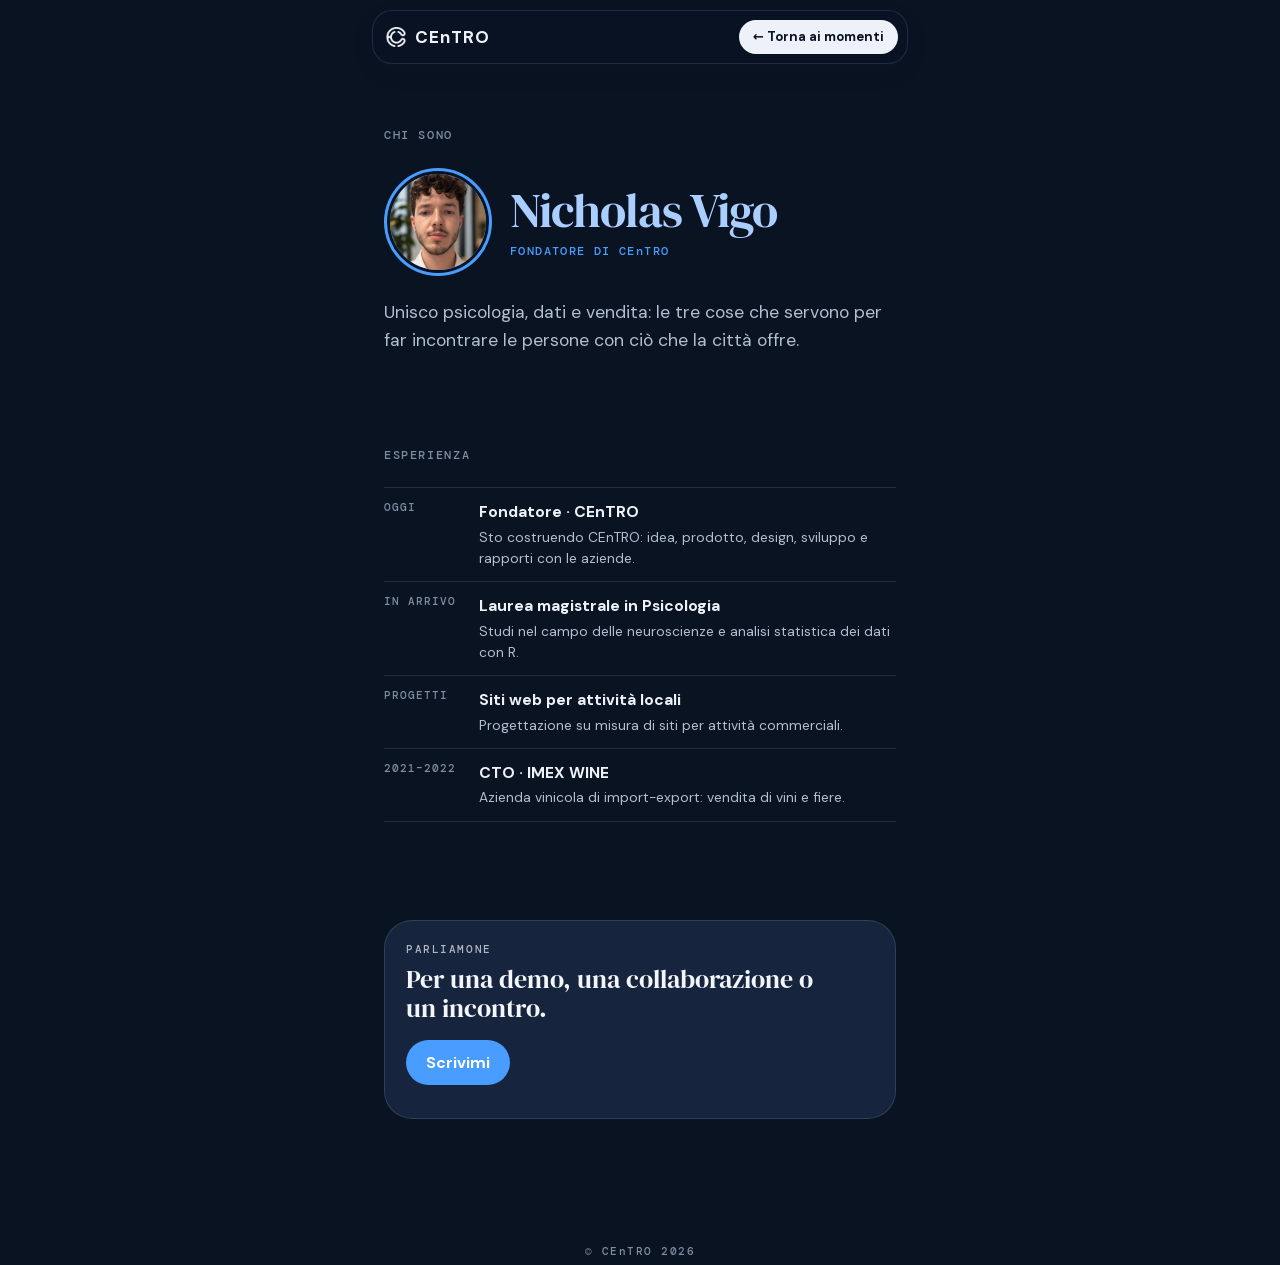
<file: chi-sono.html>
<!doctype html>
<html lang="it">
<head>
<meta charset="utf-8">
<script src="js/gate.js?v=4"></script>
<script>document.documentElement.classList.add('js');</script>
<meta name="viewport" content="width=device-width, initial-scale=1, viewport-fit=cover">
<title>Chi sono · CEnTRO</title>
<meta name="description" content="CEnTRO trasforma la conoscenza di sé in esperienze, persone e opportunità nella propria città.">
<meta name="theme-color" content="#F3F5F9">
<script src="js/theme.js?v=33"></script>
<link rel="icon" href="img/logo.png">
<meta property="og:type" content="website">
<meta property="og:site_name" content="CEnTRO">
<meta property="og:title" content="CEnTRO">
<meta property="og:description" content="Conoscersi per vivere di più la città. Esperienze, persone e opportunità sul territorio.">
<meta property="og:url" content="https://n1kv2.github.io/centro-portfolio/">
<meta property="og:image" content="https://n1kv2.github.io/centro-portfolio/img/anteprima.png">
<meta property="og:image:width" content="1200">
<meta property="og:image:height" content="630">
<meta name="twitter:card" content="summary_large_image">
<meta name="twitter:image" content="https://n1kv2.github.io/centro-portfolio/img/anteprima.png">
<link rel="apple-touch-icon" href="img/logo.png">
<link rel="preload" as="image" href="img/sfondo.jpg">
<link rel="stylesheet" href="css/fonts.css?v=30">
<link rel="stylesheet" href="css/style.css?v=42">
<link rel="preconnect" href="https://fonts.googleapis.com">
<link rel="preconnect" href="https://fonts.gstatic.com" crossorigin>
<link rel="stylesheet" href="https://fonts.googleapis.com/css2?family=DM+Mono:wght@400;500&family=DM+Serif+Display:ital@0;1&display=swap">
<link rel="stylesheet" href="css/base.css?v=2">
<link rel="stylesheet" href="css/reel.css?v=147">
<link rel="stylesheet" href="css/page.css?v=21">
</head>
<body class="pg">
<header class="pg-bar">
  <div class="pg-box">
    <a class="pg-logo" href="index.html"><span class="brand-mark" aria-hidden="true"></span>CEnTRO</a>
    <a class="pg-back" href="index.html">← Torna ai momenti</a>
  </div>
</header>
<main class="pg-wrap">
  <section class="pg-hero">
    <p class="nd-label">Chi sono</p>
    <div class="me-big" data-pg>
      <div class="me-av"><img id="mePhoto" src="img/nicholas.jpg" alt="Nicholas Vigo" width="400" height="400"><span aria-hidden="true">N</span></div>
      <div><h1 class="pg-h1">Nicholas Vigo</h1><p class="me-role">Fondatore di CEnTRO</p></div>
    </div>
    <p class="pg-lead" data-pg>Unisco psicologia, dati e vendita: le tre cose che servono per far incontrare le persone con ciò che la città offre.</p>
  </section>

  <section class="pg-sec">
    <p class="nd-label">Esperienza</p>
    <ol class="me-xp pg-x" data-pg>
      <li><time>Oggi</time><b>Fondatore · CEnTRO</b><span>Sto costruendo CEnTRO: idea, prodotto, design, sviluppo e rapporti con le aziende.</span></li>
      <li><time>In arrivo</time><b>Laurea magistrale in Psicologia</b><span>Studi nel campo delle neuroscienze e analisi statistica dei dati con R.</span></li>
      <li><time>Progetti</time><b>Siti web per attività locali</b><span>Progettazione su misura di siti per attività commerciali.</span></li>
      <li><time>2021–2022</time><b>CTO · IMEX WINE</b><span>Azienda vinicola di import-export: vendita di vini e fiere.</span></li>
    </ol>
  </section>

  <section class="pg-sec pg-end">
    <div class="pg-contact" data-pg>
      <p class="k">Parliamone</p>
      <p class="t">Per una demo, una collaborazione o un incontro.</p>
      <button type="button" class="pg-write" data-write aria-expanded="false" aria-controls="wrBox">Scrivimi</button>
      <div class="pg-wbox" id="wrBox"><div class="pg-wbox-in">
        <form class="rq pg-wform" id="wrForm" data-send novalidate>
          <input class="hp" type="text" name="_honey" tabindex="-1" autocomplete="off" aria-hidden="true">
          <textarea id="wrText" name="richiesta" rows="3" placeholder="Scrivi la tua richiesta" aria-label="La tua richiesta"></textarea>
          <div class="ea-row">
            <input id="wrEmail" name="email" type="email" inputmode="email" autocomplete="email" autocapitalize="off" spellcheck="false" placeholder="La tua email" aria-label="La tua email per la risposta">
            <button type="submit" class="ea-btn">Invia</button>
          </div>
          <p class="ea-note" id="wrNote" aria-live="polite">Ti ricontatto io.</p>
        </form>
      </div></div>
    </div>
  </section>
</main>
<script src="js/forms.js?v=1"></script>
<script src="js/page.js?v=7"></script>
</body>
</html>
</file>
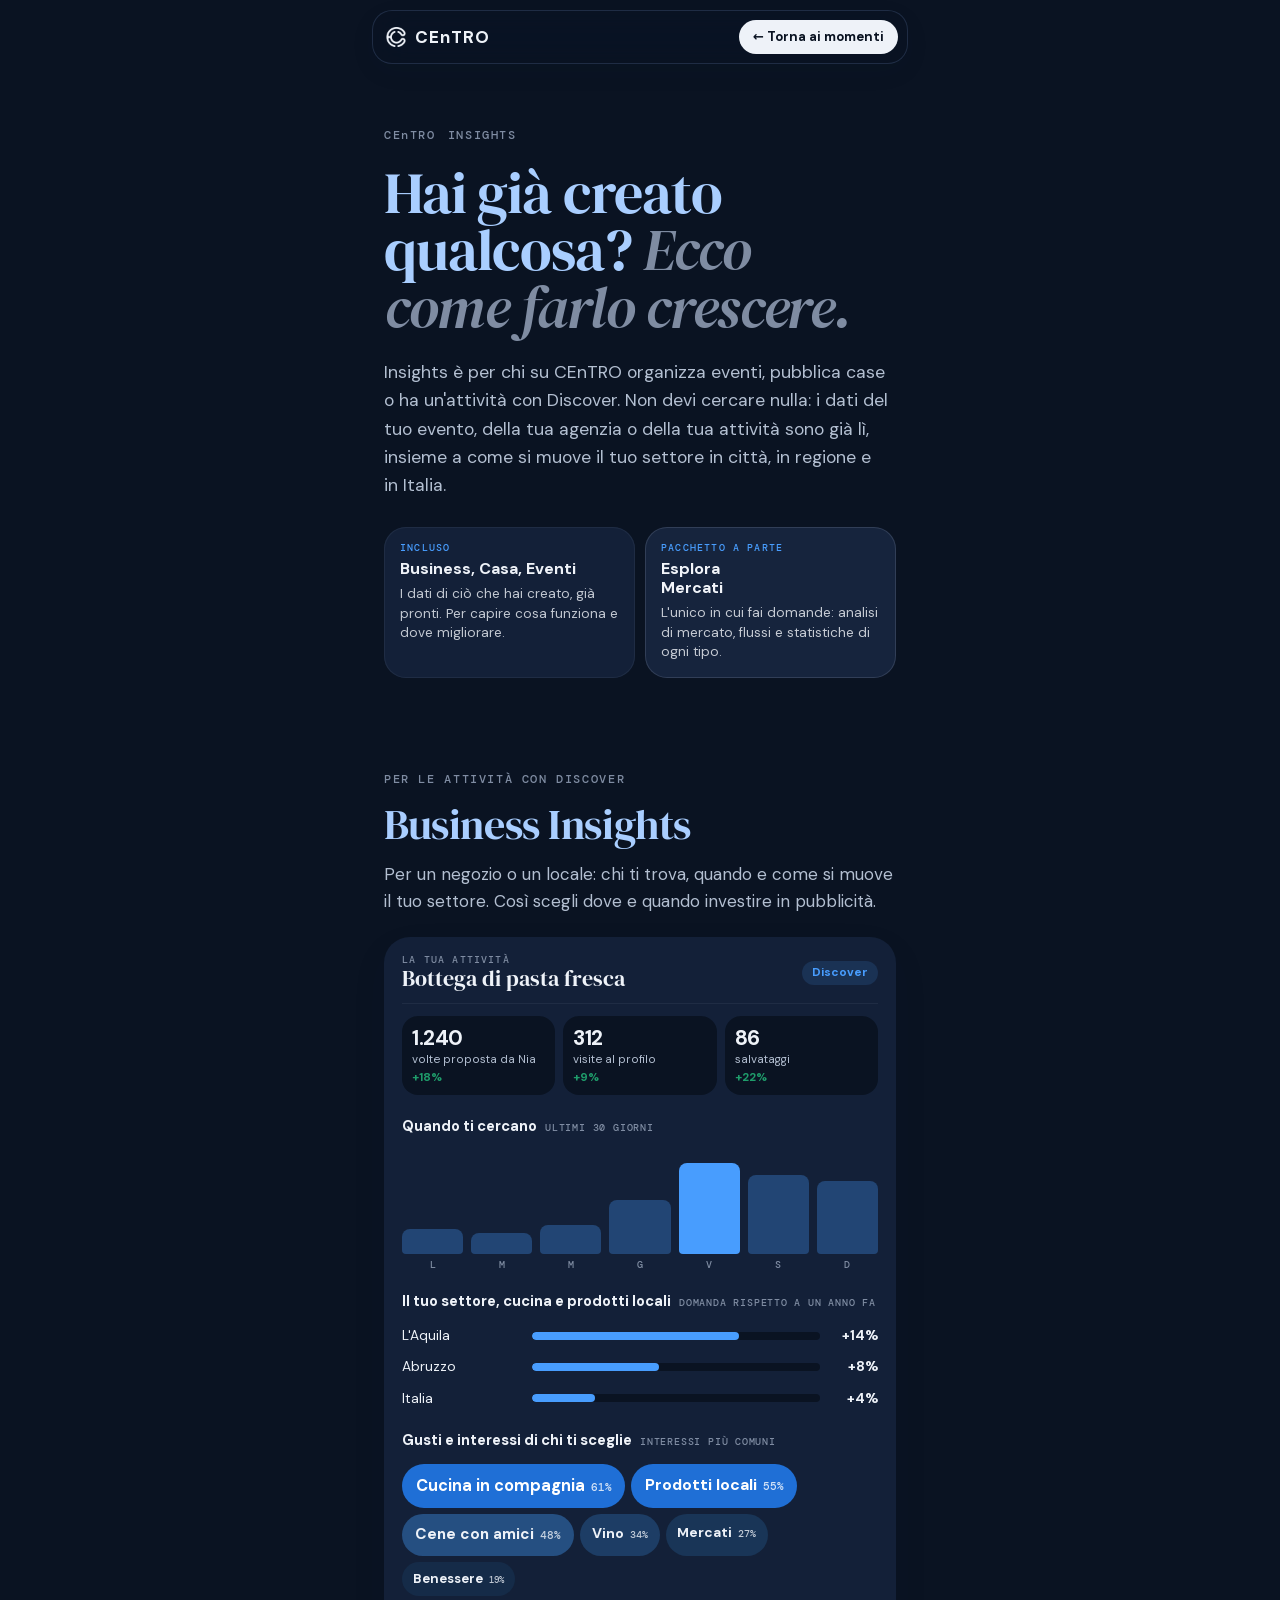
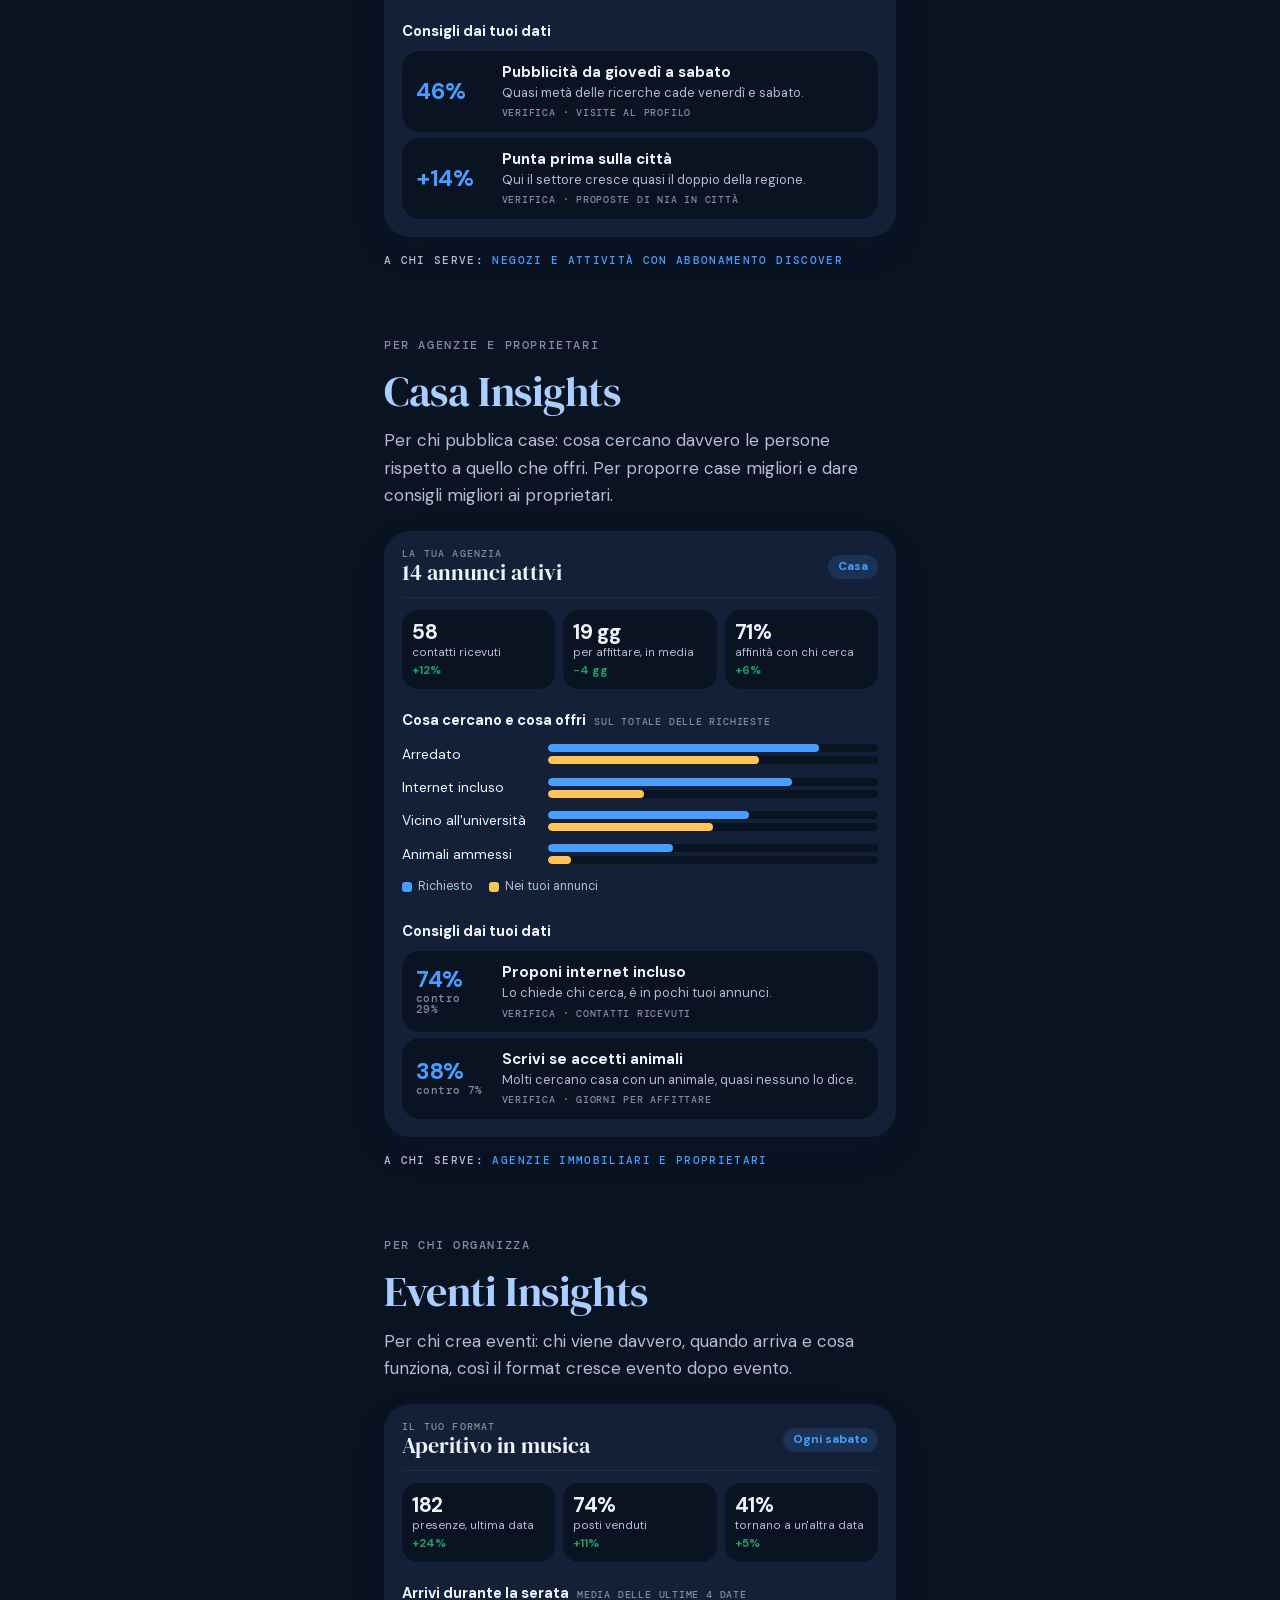
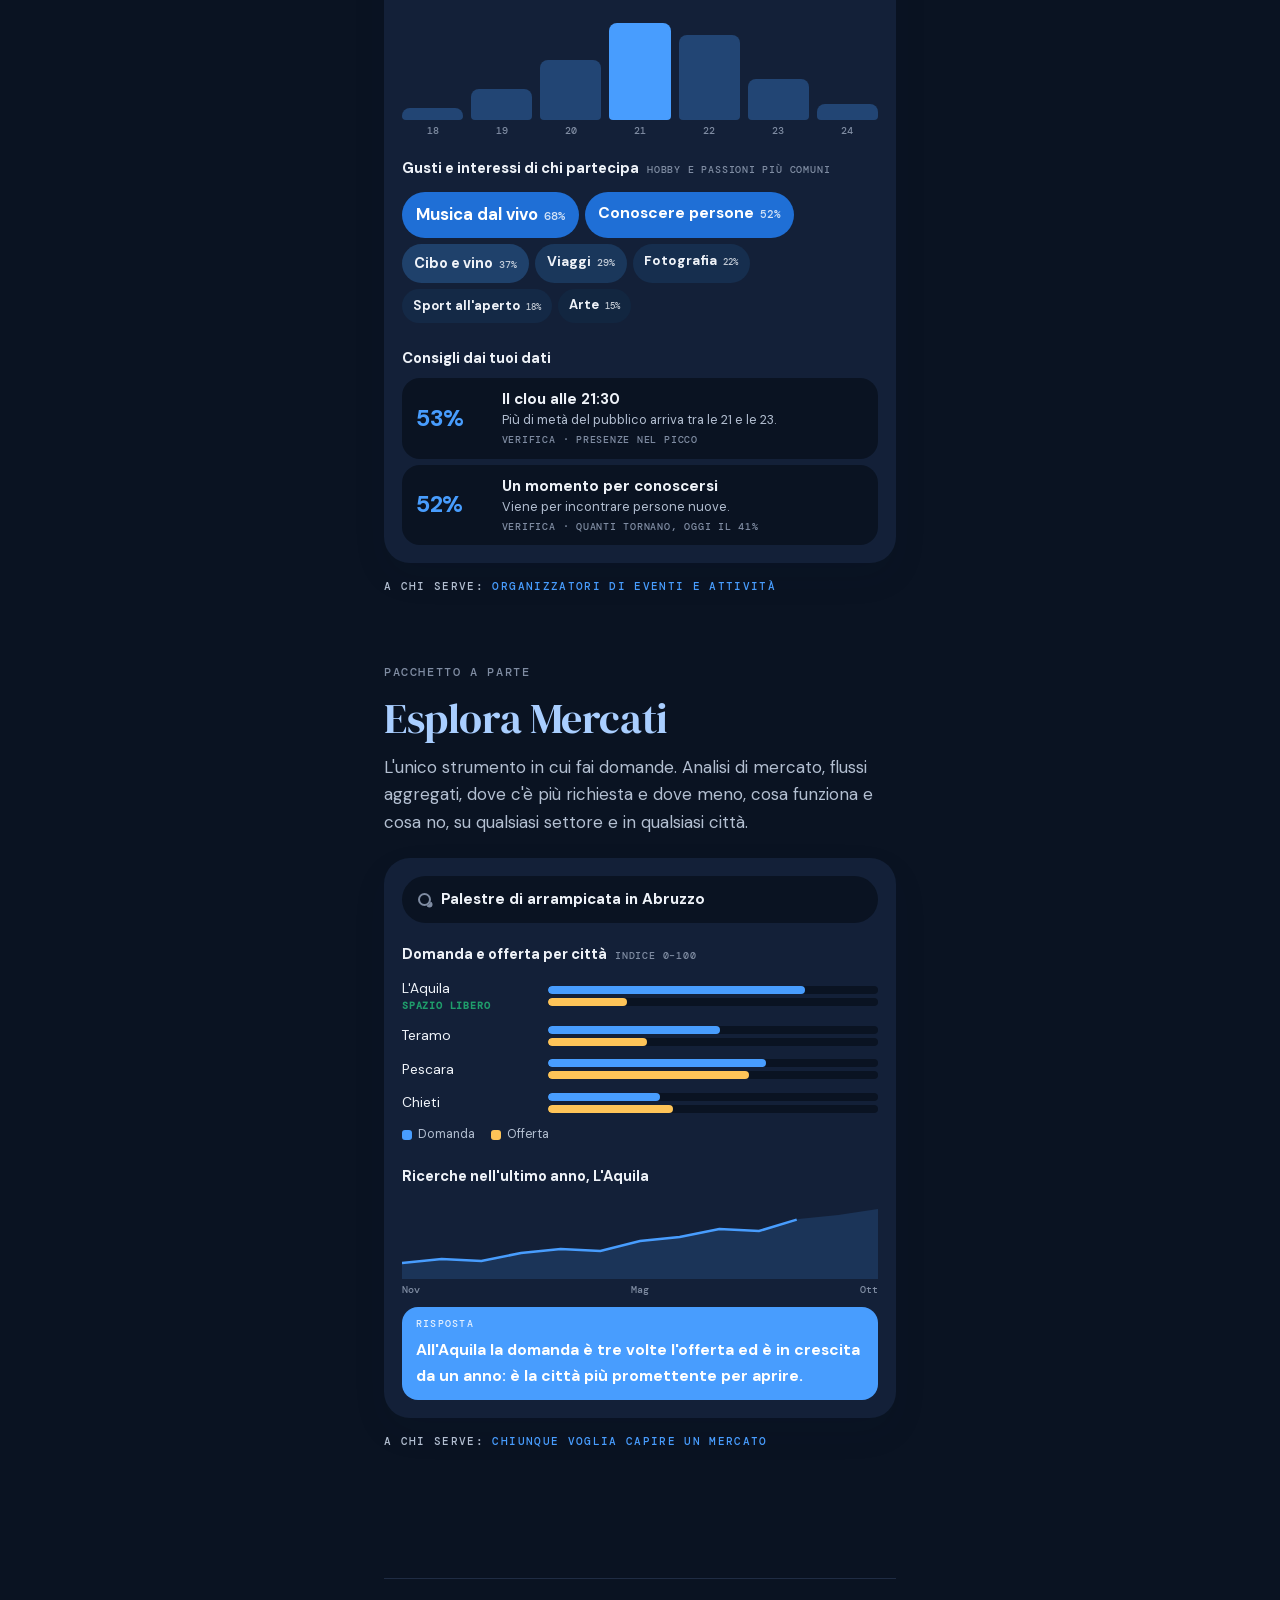
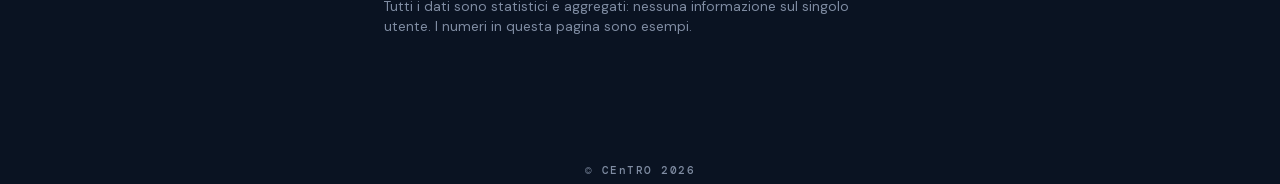
<file: insights.html>
<!doctype html>
<html lang="it">
<head>
<meta charset="utf-8">
<script src="js/gate.js?v=4"></script>
<script>document.documentElement.classList.add('js');</script>
<meta name="viewport" content="width=device-width, initial-scale=1, viewport-fit=cover">
<title>CEnTRO Insights</title>
<meta name="description" content="CEnTRO trasforma la conoscenza di sé in esperienze, persone e opportunità nella propria città.">
<meta name="theme-color" content="#F3F5F9">
<script src="js/theme.js?v=33"></script>
<link rel="icon" href="img/logo.png">
<meta property="og:type" content="website">
<meta property="og:site_name" content="CEnTRO">
<meta property="og:title" content="CEnTRO">
<meta property="og:description" content="Conoscersi per vivere di più la città. Esperienze, persone e opportunità sul territorio.">
<meta property="og:url" content="https://n1kv2.github.io/centro-portfolio/">
<meta property="og:image" content="https://n1kv2.github.io/centro-portfolio/img/anteprima.png">
<meta property="og:image:width" content="1200">
<meta property="og:image:height" content="630">
<meta name="twitter:card" content="summary_large_image">
<meta name="twitter:image" content="https://n1kv2.github.io/centro-portfolio/img/anteprima.png">
<link rel="apple-touch-icon" href="img/logo.png">
<link rel="preload" as="image" href="img/sfondo.jpg">
<link rel="stylesheet" href="css/fonts.css?v=30">
<link rel="stylesheet" href="css/style.css?v=42">
<link rel="preconnect" href="https://fonts.googleapis.com">
<link rel="preconnect" href="https://fonts.gstatic.com" crossorigin>
<link rel="stylesheet" href="https://fonts.googleapis.com/css2?family=DM+Mono:wght@400;500&family=DM+Serif+Display:ital@0;1&display=swap">
<link rel="stylesheet" href="css/base.css?v=2">
<link rel="stylesheet" href="css/reel.css?v=147">
<link rel="stylesheet" href="css/page.css?v=21">
</head>
<body class="pg">
<header class="pg-bar">
  <div class="pg-box">
    <a class="pg-logo" href="index.html"><span class="brand-mark" aria-hidden="true"></span>CEnTRO</a>
    <a class="pg-back" href="index.html">← Torna ai momenti</a>
  </div>
</header>
<main class="pg-wrap">
  <section class="pg-hero">
    <p class="nd-label">CEnTRO Insights</p>
    <h1 class="pg-h1">Hai già creato qualcosa? <em>Ecco come farlo crescere.</em></h1>
    <p class="pg-lead">Insights è per chi su CEnTRO organizza eventi, pubblica case o ha un'attività con Discover. Non devi cercare nulla: i dati del tuo evento, della tua agenzia o della tua attività sono già lì, insieme a come si muove il tuo settore in città, in regione e in Italia.</p>
    <div class="acc" data-pg>
      <div class="acc-card">
        <span class="acc-k">Incluso</span>
        <b>Business, Casa, Eventi</b>
        <p>I dati di ciò che hai creato, già pronti. Per capire cosa funziona e dove migliorare.</p>
      </div>
      <div class="acc-card dark">
        <span class="acc-k">Pacchetto a parte</span>
        <b>Esplora<br>Mercati</b>
        <p>L'unico in cui fai domande: analisi di mercato, flussi e statistiche di ogni tipo.</p>
      </div>
    </div>
  </section>

  <section class="pg-sec">
    <p class="nd-label">Per le attività con Discover</p>
    <h2 class="pg-h2">Business Insights</h2>
    <p class="pg-p">Per un negozio o un locale: chi ti trova, quando e come si muove il tuo settore. Così scegli dove e quando investire in pubblicità.</p>
    <div class="dash" data-pg>
      <div class="dash-head"><span class="dash-k">La tua attività</span><b>Bottega di pasta fresca</b><span class="dash-chip">Discover</span></div>
      <div class="kpis">
        <div><b>1.240</b><span>volte proposta da Nia</span><em>+18%</em></div>
        <div><b>312</b><span>visite al profilo</span><em>+9%</em></div>
        <div><b>86</b><span>salvataggi</span><em>+22%</em></div>
      </div>
      <p class="dash-t">Quando ti cercano <small>ultimi 30 giorni</small></p>
      <div class="bc"><div class="bc-col" style="--h:24%"><i></i><span>L</span></div><div class="bc-col" style="--h:20%"><i></i><span>M</span></div><div class="bc-col" style="--h:28%"><i></i><span>M</span></div><div class="bc-col" style="--h:52%"><i></i><span>G</span></div><div class="bc-col top" style="--h:88%"><i></i><span>V</span></div><div class="bc-col" style="--h:76%"><i></i><span>S</span></div><div class="bc-col" style="--h:70%"><i></i><span>D</span></div></div>
      <p class="dash-t">Il tuo settore, cucina e prodotti locali <small>domanda rispetto a un anno fa</small></p>
      <div class="tr">
        <div class="tr-row"><span>L'Aquila</span><i style="--w:72%"></i><b>+14%</b></div>
        <div class="tr-row"><span>Abruzzo</span><i style="--w:44%"></i><b>+8%</b></div>
        <div class="tr-row"><span>Italia</span><i style="--w:22%"></i><b>+4%</b></div>
      </div>
      <p class="dash-t">Gusti e interessi di chi ti sceglie <small>interessi più comuni</small></p><div class="tastes"><span style="--v:61"><b>Cucina in compagnia</b><i>61%</i></span><span style="--v:55"><b>Prodotti locali</b><i>55%</i></span><span style="--v:48"><b>Cene con amici</b><i>48%</i></span><span style="--v:34"><b>Vino</b><i>34%</i></span><span style="--v:27"><b>Mercati</b><i>27%</i></span><span style="--v:19"><b>Benessere</b><i>19%</i></span></div>
      <div class="recs"><p class="dash-t">Consigli dai tuoi dati</p><div class="rec"><div class="rec-n">46%</div><div class="rec-b"><b>Pubblicità da giovedì a sabato</b><span>Quasi metà delle ricerche cade venerdì e sabato.</span><em>Verifica · visite al profilo</em></div></div><div class="rec"><div class="rec-n">+14%</div><div class="rec-b"><b>Punta prima sulla città</b><span>Qui il settore cresce quasi il doppio della regione.</span><em>Verifica · proposte di Nia in città</em></div></div></div>
    </div>
    <p class="pg-for"><span>A chi serve:</span> Negozi e attività con abbonamento Discover</p>
  </section>

  <section class="pg-sec">
    <p class="nd-label">Per agenzie e proprietari</p>
    <h2 class="pg-h2">Casa Insights</h2>
    <p class="pg-p">Per chi pubblica case: cosa cercano davvero le persone rispetto a quello che offri. Per proporre case migliori e dare consigli migliori ai proprietari.</p>
    <div class="dash" data-pg>
      <div class="dash-head"><span class="dash-k">La tua agenzia</span><b>14 annunci attivi</b><span class="dash-chip">Casa</span></div>
      <div class="kpis">
        <div><b>58</b><span>contatti ricevuti</span><em>+12%</em></div>
        <div><b>19 gg</b><span>per affittare, in media</span><em class="dn">−4 gg</em></div>
        <div><b>71%</b><span>affinità con chi cerca</span><em>+6%</em></div>
      </div>
      <p class="dash-t">Cosa cercano e cosa offri <small>sul totale delle richieste</small></p>
      <div class="pb">
        <div class="pb-row"><span>Arredato</span><div><i class="d" style="--w:82%"></i><i class="o" style="--w:64%"></i></div></div>
        <div class="pb-row"><span>Internet incluso</span><div><i class="d" style="--w:74%"></i><i class="o" style="--w:29%"></i></div></div>
        <div class="pb-row"><span>Vicino all'università</span><div><i class="d" style="--w:61%"></i><i class="o" style="--w:50%"></i></div></div>
        <div class="pb-row"><span>Animali ammessi</span><div><i class="d" style="--w:38%"></i><i class="o" style="--w:7%"></i></div></div>
      </div>
      <p class="lg"><i class="d"></i>Richiesto <i class="o"></i>Nei tuoi annunci</p>
      <div class="recs"><p class="dash-t">Consigli dai tuoi dati</p><div class="rec"><div class="rec-n">74%<small>contro 29%</small></div><div class="rec-b"><b>Proponi internet incluso</b><span>Lo chiede chi cerca, è in pochi tuoi annunci.</span><em>Verifica · contatti ricevuti</em></div></div><div class="rec"><div class="rec-n">38%<small>contro 7%</small></div><div class="rec-b"><b>Scrivi se accetti animali</b><span>Molti cercano casa con un animale, quasi nessuno lo dice.</span><em>Verifica · giorni per affittare</em></div></div></div>
    </div>
    <p class="pg-for"><span>A chi serve:</span> Agenzie immobiliari e proprietari</p>
  </section>

  <section class="pg-sec">
    <p class="nd-label">Per chi organizza</p>
    <h2 class="pg-h2">Eventi Insights</h2>
    <p class="pg-p">Per chi crea eventi: chi viene davvero, quando arriva e cosa funziona, così il format cresce evento dopo evento.</p>
    <div class="dash" data-pg>
      <div class="dash-head"><span class="dash-k">Il tuo format</span><b>Aperitivo in musica</b><span class="dash-chip">Ogni sabato</span></div>
      <div class="kpis">
        <div><b>182</b><span>presenze, ultima data</span><em>+24%</em></div>
        <div><b>74%</b><span>posti venduti</span><em>+11%</em></div>
        <div><b>41%</b><span>tornano a un'altra data</span><em>+5%</em></div>
      </div>
      <p class="dash-t">Arrivi durante la serata <small>media delle ultime 4 date</small></p>
      <div class="bc"><div class="bc-col" style="--h:12%"><i></i><span>18</span></div><div class="bc-col" style="--h:30%"><i></i><span>19</span></div><div class="bc-col" style="--h:58%"><i></i><span>20</span></div><div class="bc-col top" style="--h:94%"><i></i><span>21</span></div><div class="bc-col" style="--h:82%"><i></i><span>22</span></div><div class="bc-col" style="--h:40%"><i></i><span>23</span></div><div class="bc-col" style="--h:16%"><i></i><span>24</span></div></div>
      <p class="dash-t">Gusti e interessi di chi partecipa <small>hobby e passioni più comuni</small></p><div class="tastes"><span style="--v:68"><b>Musica dal vivo</b><i>68%</i></span><span style="--v:52"><b>Conoscere persone</b><i>52%</i></span><span style="--v:37"><b>Cibo e vino</b><i>37%</i></span><span style="--v:29"><b>Viaggi</b><i>29%</i></span><span style="--v:22"><b>Fotografia</b><i>22%</i></span><span style="--v:18"><b>Sport all'aperto</b><i>18%</i></span><span style="--v:15"><b>Arte</b><i>15%</i></span></div>
      <div class="recs"><p class="dash-t">Consigli dai tuoi dati</p><div class="rec"><div class="rec-n">53%</div><div class="rec-b"><b>Il clou alle 21:30</b><span>Più di metà del pubblico arriva tra le 21 e le 23.</span><em>Verifica · presenze nel picco</em></div></div><div class="rec"><div class="rec-n">52%</div><div class="rec-b"><b>Un momento per conoscersi</b><span>Viene per incontrare persone nuove.</span><em>Verifica · quanti tornano, oggi il 41%</em></div></div></div>
    </div>
    <p class="pg-for"><span>A chi serve:</span> Organizzatori di eventi e attività</p>
  </section>

  <section class="pg-sec">
    <p class="nd-label">Pacchetto a parte</p>
    <h2 class="pg-h2">Esplora Mercati</h2>
    <p class="pg-p">L'unico strumento in cui fai domande. Analisi di mercato, flussi aggregati, dove c'è più richiesta e dove meno, cosa funziona e cosa no, su qualsiasi settore e in qualsiasi città.</p>
    <div class="dash" data-pg>
      <p class="ex-q">Palestre di arrampicata in Abruzzo</p>
      <p class="dash-t">Domanda e offerta per città <small>indice 0–100</small></p>
      <div class="pb">
        <div class="pb-row"><span>L'Aquila <em>spazio libero</em></span><div><i class="d" style="--w:78%"></i><i class="o" style="--w:24%"></i></div></div>
        <div class="pb-row"><span>Teramo</span><div><i class="d" style="--w:52%"></i><i class="o" style="--w:30%"></i></div></div>
        <div class="pb-row"><span>Pescara</span><div><i class="d" style="--w:66%"></i><i class="o" style="--w:61%"></i></div></div>
        <div class="pb-row"><span>Chieti</span><div><i class="d" style="--w:34%"></i><i class="o" style="--w:38%"></i></div></div>
      </div>
      <p class="lg"><i class="d"></i>Domanda <i class="o"></i>Offerta</p>
      <p class="dash-t">Ricerche nell'ultimo anno, L'Aquila</p>
      <svg class="spark" viewBox="0 0 300 80" preserveAspectRatio="none" aria-hidden="true"><path class="ar" d="M0 64 L25 60 L50 62 L75 54 L100 50 L125 52 L150 42 L175 38 L200 30 L225 32 L250 20 L275 16 L300 10 L300 80 L0 80 Z"/><path class="ln" d="M0 64 L25 60 L50 62 L75 54 L100 50 L125 52 L150 42 L175 38 L200 30 L225 32 L250 20 L275 16 L300 10"/></svg>
      <div class="spark-x"><span>Nov</span><span>Mag</span><span>Ott</span></div>
      <div class="ex-tip"><span>Risposta</span><b>All'Aquila la domanda è tre volte l'offerta ed è in crescita da un anno: è la città più promettente per aprire.</b></div>
    </div>
    <p class="pg-for"><span>A chi serve:</span> Chiunque voglia capire un mercato</p>
  </section>

  <section class="pg-end">
    <p class="pg-note">Tutti i dati sono statistici e aggregati: nessuna informazione sul singolo utente. I numeri in questa pagina sono esempi.</p>
  </section>
</main>
<script src="js/page.js?v=6"></script>
</body>
</html>
</file>
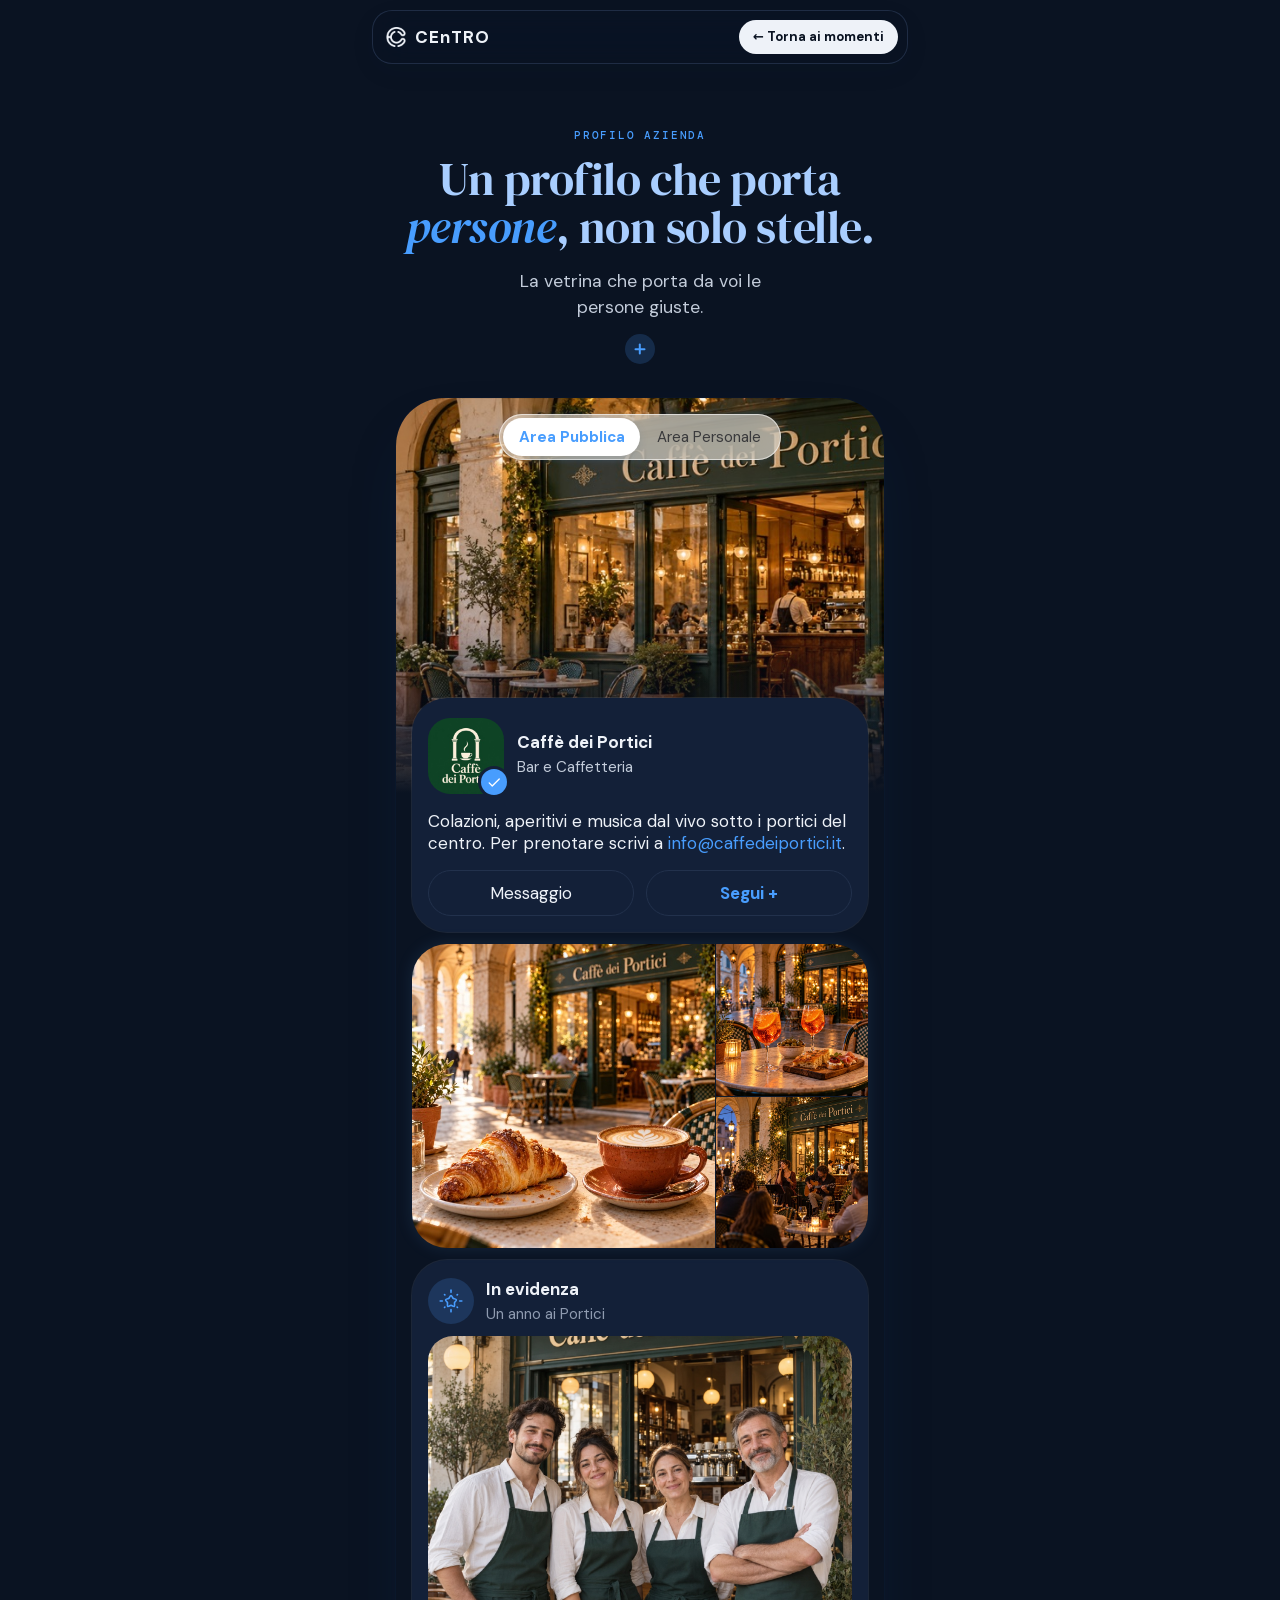
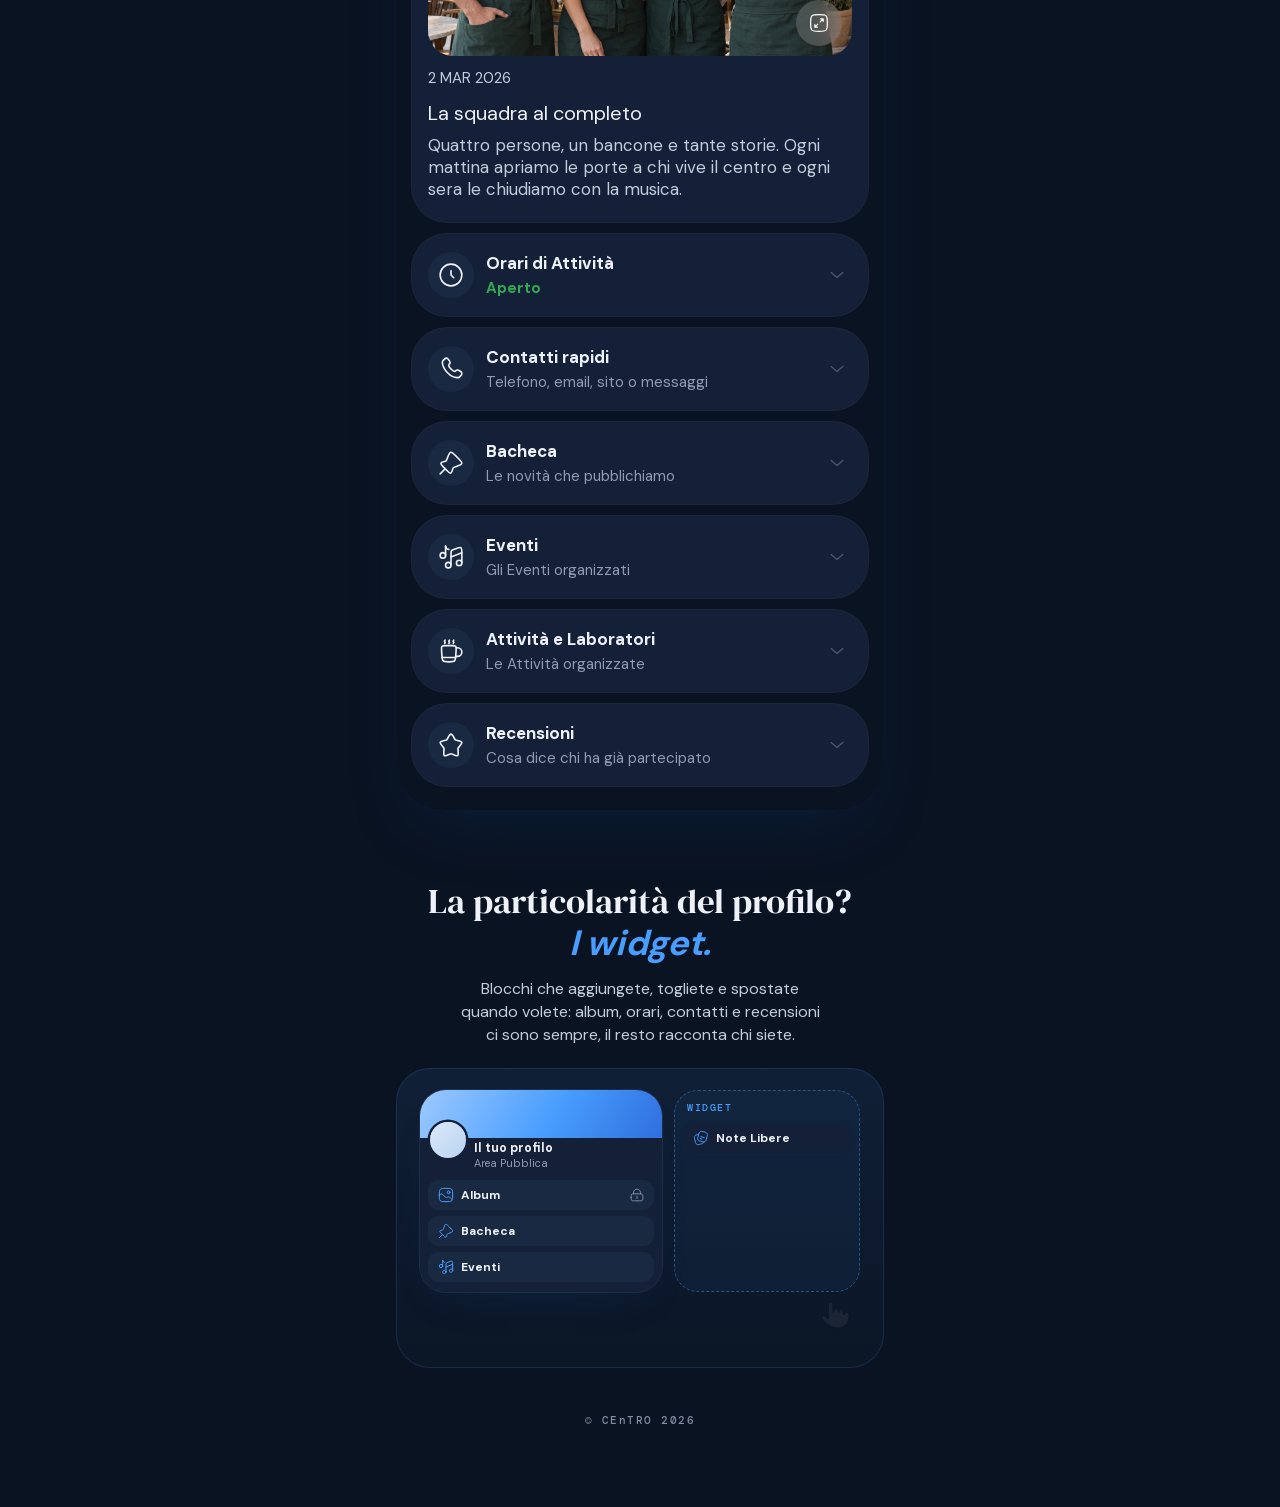
<file: profilo-azienda.html>
<!doctype html>
<html lang="it">
<head>
<meta charset="utf-8">
<script src="js/gate.js?v=4"></script>
<script>document.documentElement.classList.add('js');</script>
<meta name="viewport" content="width=device-width, initial-scale=1, viewport-fit=cover">
<title>Caffè dei Portici · CEnTRO</title>
<meta name="description" content="CEnTRO trasforma la conoscenza di sé in esperienze, persone e opportunità nella propria città.">
<meta name="theme-color" content="#F3F5F9">
<script src="js/theme.js?v=33"></script>
<link rel="icon" href="img/logo.png">
<meta property="og:type" content="website">
<meta property="og:site_name" content="CEnTRO">
<meta property="og:title" content="CEnTRO">
<meta property="og:description" content="Conoscersi per vivere di più la città. Esperienze, persone e opportunità sul territorio.">
<meta property="og:url" content="https://n1kv2.github.io/centro-portfolio/">
<meta property="og:image" content="https://n1kv2.github.io/centro-portfolio/img/anteprima.png">
<meta property="og:image:width" content="1200">
<meta property="og:image:height" content="630">
<meta name="twitter:card" content="summary_large_image">
<meta name="twitter:image" content="https://n1kv2.github.io/centro-portfolio/img/anteprima.png">
<link rel="apple-touch-icon" href="img/logo.png">
<link rel="stylesheet" href="css/fonts.css?v=30">
<link rel="stylesheet" href="css/style.css?v=42">
<link rel="preconnect" href="https://fonts.googleapis.com">
<link rel="preconnect" href="https://fonts.gstatic.com" crossorigin>
<link rel="stylesheet" href="https://fonts.googleapis.com/css2?family=DM+Mono:wght@400;500&family=DM+Serif+Display:ital@0;1&display=swap">
<link rel="stylesheet" href="css/base.css?v=2">
<link rel="stylesheet" href="css/reel.css?v=147">
<link rel="stylesheet" href="css/page.css?v=21">
<link rel="stylesheet" href="css/profilo.css?v=30">
</head>
<body class="pg proto">
<header class="pg-bar">
  <div class="pg-box">
    <a class="pg-logo" href="index.html"><span class="brand-mark" aria-hidden="true"></span>CEnTRO</a>
    <a class="pg-back" href="index.html">← Torna ai momenti</a>
  </div>
</header>
<main class="pt-wrap">
  <header class="pt-intro">
    <p class="kick">Profilo azienda</p>
    <h1>Un profilo che porta <em>persone</em>, non solo stelle.</h1>
    <div class="pt-sum" data-more-box><p>La vetrina che porta da voi le persone giuste.</p><button type="button" class="more-btn" data-more aria-expanded="false" aria-label="Leggi tutto"><span class="more-lbl">Chiudi</span><span class="more-x" aria-hidden="true"></span></button>
    <div class="x-more"><div><p>Un bar può mettere in evidenza le serate, un teatro gli spettacoli, una palestra i corsi. Il profilo diventa la <strong>vetrina dell’azienda</strong>: mostra chi siete, cosa vi rende diversi e vi fa trovare da <strong>chi cerca proprio i vostri servizi</strong>.</p><p>Tutte le informazioni che contano, nel posto dove le persone scelgono cosa fare.</p></div></div></div>
  </header>
  <div class="pt-app">
    <div class="pt-areas" role="tablist" data-on="pub">
      <button type="button" role="tab" aria-selected="true" data-area="pub">Area Pubblica</button>
      <button type="button" role="tab" aria-selected="false" data-area="priv">Area Personale</button>
    </div>
    <div class="pt-cover"><img src="img/az-cover.jpg" alt="Il Caffè dei Portici sotto i portici del centro"></div>
    <div class="pt-body-wrap"><div class="pt-panes">
    <div class="pt-pane" data-pane="pub" aria-hidden="false">
      <section class="pt-w pt-box">
        <div class="pt-id"><span class="pt-av logo"><img src="img/az-logo.jpg" alt=""><i class="pt-ok"><svg class="ic ph" viewBox="0 0 256 256" aria-hidden="true"><path d="M232.49,80.49l-128,128a12,12,0,0,1-17,0l-56-56a12,12,0,1,1,17-17L96,183,215.51,63.51a12,12,0,0,1,17,17Z"/></svg></i></span><div><b>Caffè dei Portici</b><span>Bar e Caffetteria</span></div></div>
        <p class="pt-bio">Colazioni, aperitivi e musica dal vivo sotto i portici del centro. Per prenotare scrivi a <a href="#" onclick="return false">info@caffedeiportici.it</a>.</p>
        <div class="pt-btns"><button type="button" class="pt-msg">Messaggio</button><button type="button" class="pt-follow" aria-pressed="false"><span class="t1">Segui +</span><span class="t2"><svg viewBox="0 0 24 24"><path d="M5 12.5l4.5 4.5L19 7.5"/></svg>Segui già</span></button></div>
      </section>
      <section class="pt-album">
        <button type="button" class="pt-ph" data-src="img/az-colazione.jpg" data-cap="Cornetto e cappuccino, ogni mattina dalle 7." aria-label="Apri la foto"><img src="img/az-colazione.jpg" alt="" loading="lazy"></button><button type="button" class="pt-ph" data-src="img/az-aperitivo.jpg" data-cap="L’aperitivo sotto i portici." aria-label="Apri la foto"><img src="img/az-aperitivo.jpg" alt="" loading="lazy"></button><button type="button" class="pt-ph" data-src="img/az-musica.jpg" data-cap="Musica dal vivo, il venerdì sera." aria-label="Apri la foto"><img src="img/az-musica.jpg" alt="" loading="lazy"></button>
      </section>
      <section class="pt-w pt-car">
        <div class="pt-sec-h pt-car-h"><span class="pt-ico"><svg class="ic so" viewBox="0 0 24 24" aria-hidden="true"><g fill="none" stroke="currentColor" stroke-linecap="round" stroke-width="1.5"><path d="M10.5766 8.70419C11.2099 7.56806 11.5266 7 12 7C12.4734 7 12.7901 7.56806 13.4234 8.70419L13.5873 8.99812C13.7672 9.32097 13.8572 9.48239 13.9975 9.5889C14.1378 9.69541 14.3126 9.73495 14.6621 9.81402L14.9802 9.88601C16.2101 10.1643 16.825 10.3034 16.9713 10.7739C17.1176 11.2443 16.6984 11.7345 15.86 12.715L15.643 12.9686C15.4048 13.2472 15.2857 13.3865 15.2321 13.5589C15.1785 13.7312 15.1965 13.9171 15.2325 14.2888L15.2653 14.6272C15.3921 15.9353 15.4554 16.5894 15.0724 16.8801C14.6894 17.1709 14.1137 16.9058 12.9622 16.3756L12.6643 16.2384C12.337 16.0878 12.1734 16.0124 12 16.0124C11.8266 16.0124 11.663 16.0878 11.3357 16.2384L11.0378 16.3756C9.88634 16.9058 9.31059 17.1709 8.92757 16.8801C8.54456 16.5894 8.60794 15.9353 8.7347 14.6272L8.76749 14.2888C8.80351 13.9171 8.82152 13.7312 8.76793 13.5589C8.71434 13.3865 8.59521 13.2472 8.35696 12.9686L8.14005 12.715C7.30162 11.7345 6.88241 11.2443 7.02871 10.7739C7.17501 10.3034 7.78993 10.1643 9.01977 9.88601L9.33794 9.81402C9.68743 9.73495 9.86217 9.69541 10.0025 9.5889C10.1428 9.48239 10.2328 9.32097 10.4127 8.99812L10.5766 8.70419Z"/><path d="M12 2V4"/><path d="M12 20V22"/><path d="M2 12L4 12"/><path d="M20 12L22 12"/><path d="M6 18L6.34305 17.657"/><path d="M17.6567 6.34326L18 6"/><path d="M18 18L17.657 17.657"/><path d="M6.34326 6.34326L6 6"/></g></svg></span><span><b>In evidenza</b><small>Un anno ai Portici</small></span></div>
        <button type="button" class="pt-ph" data-src="img/az-team.jpg" data-cap="Il team del Caffè dei Portici, al completo." aria-label="Apri la foto"><img src="img/az-team.jpg" alt="" loading="lazy"><i><svg class="ic so" viewBox="0 0 24 24" aria-hidden="true"><g fill="none" stroke="currentColor" stroke-linecap="round" stroke-width="1.5"><path d="M2 12C2 7.28595 2 4.92893 3.46447 3.46447C4.92893 2 7.28595 2 12 2C16.714 2 19.0711 2 20.5355 3.46447C22 4.92893 22 7.28595 22 12C22 16.714 22 19.0711 20.5355 20.5355C19.0711 22 16.714 22 12 22C7.28595 22 4.92893 22 3.46447 20.5355C2 19.0711 2 16.714 2 12Z"/><path stroke-linejoin="round" d="M17 10V7H14M17 7L13.5 10.5M7 14V17H10M7 17L10.5 13.5"/></g></svg></i></button>
        <small>2 MAR 2026</small>
        <b>La squadra al completo</b>
        <p>Quattro persone, un bancone e tante storie. Ogni mattina apriamo le porte a chi vive il centro e ogni sera le chiudiamo con la musica.</p>
      </section>
      <section class="pt-w pt-sec">
        <button type="button" class="pt-sec-h" aria-expanded="false"><span class="pt-ico"><svg class="ic so" viewBox="0 0 24 24" aria-hidden="true"><g fill="none" stroke="currentColor" stroke-linecap="round" stroke-width="1.5"><circle cx="12" cy="12" r="10"/><path stroke-linejoin="round" d="M12 8V12L14.5 14.5"/></g></svg></span><span><b>Orari di Attività</b><small><span class="pt-state" data-state>Aperto</span></small></span><span class="pt-chev" aria-hidden="true"><svg class="ic so" viewBox="0 0 24 24" aria-hidden="true"><path fill="none" stroke="currentColor" stroke-linecap="round" stroke-linejoin="round" stroke-width="1.5" d="M19 9L12 15L5 9"/></svg></span></button>
        <div class="pt-sec-b"><div class="pt-sec-in"><div class="pt-stack">
          <div class="pt-content"><div class="pt-today"><small data-today>Oggi</small><b data-until>Aperto</b></div><div class="pt-hours" data-hours><div><span>Lunedì</span><span>07:00–20:30</span></div><div><span>Martedì</span><span>07:00–20:30</span></div><div><span>Mercoledì</span><span>07:00–20:30</span></div><div><span>Giovedì</span><span>07:00–20:30</span></div><div><span>Venerdì</span><span>07:00–23:30</span></div><div><span>Sabato</span><span>07:30–23:30</span></div><div><span>Domenica</span><span>08:00–14:00</span></div></div></div>
          <div class="pt-info" aria-hidden="true"><span class="ttl">A cosa serve</span><p>Gli orari sono la prima cosa che cerca chi vuole passare. Lo stato si aggiorna da solo: aperto, sta per chiudere, chiuso.</p></div>
        </div>
        <button type="button" class="pt-info-btn"><i><svg class="ic so" viewBox="0 0 24 24" aria-hidden="true"><g fill="none" stroke="currentColor" stroke-linecap="round" stroke-width="1.5"><circle cx="12" cy="12" r="10"/><path d="M12 17V11"/><path stroke-linejoin="round" d="M12 8H12.0001"/></g></svg><svg class="ic" viewBox="0 0 24 24" aria-hidden="true"><path d="M17 7L7 17M7 7l10 10"/></svg></i><span><span class="t1">A cosa serve</span><span class="t2">Chiudi</span></span></button>
        </div></div>
      </section>
      <section class="pt-w pt-sec">
        <button type="button" class="pt-sec-h" aria-expanded="false"><span class="pt-ico"><svg class="ic so" viewBox="0 0 24 24" aria-hidden="true"><path fill="none" stroke="currentColor" stroke-linecap="round" stroke-width="1.5" d="M18.6763 19.9631C19.1917 19.9122 19.6399 19.6343 20.0011 19.254L21.4217 17.7584C22.3806 16.7489 22.1102 15.0182 20.8833 14.312L18.9728 13.2123C18.1672 12.7486 17.1858 12.8848 16.5562 13.5477L16.1007 14.0272C16.1007 14.0272 15.0181 15.167 12.0631 12.0559C9.10812 8.94484 10.1907 7.80507 10.1907 7.80507L10.4775 7.50311C11.1841 6.75924 11.2507 5.56497 10.6342 4.6931L9.37326 2.90961C8.61028 1.8305 7.13596 1.68795 6.26145 2.60864L4.69185 4.26114C4.25823 4.71766 3.96765 5.30945 4.00289 5.96594C4.09304 7.64546 4.81072 11.259 8.81536 15.4752C13.0621 19.9462 17.0468 20.1239 18.6763 19.9631Z"/></svg></span><span><b>Contatti rapidi</b><small>Telefono, email, sito o messaggi</small></span><span class="pt-chev" aria-hidden="true"><svg class="ic so" viewBox="0 0 24 24" aria-hidden="true"><path fill="none" stroke="currentColor" stroke-linecap="round" stroke-linejoin="round" stroke-width="1.5" d="M19 9L12 15L5 9"/></svg></span></button>
        <div class="pt-sec-b"><div class="pt-sec-in"><div class="pt-stack">
          <div class="pt-content"><div class="pt-map"><span class="pt-map-pin"><svg class="ic so" viewBox="0 0 24 24" aria-hidden="true"><g fill="none" stroke="currentColor" stroke-linecap="round" stroke-width="1.5"><path d="M4 10.1433C4 5.64588 7.58172 2 12 2C16.4183 2 20 5.64588 20 10.1433C20 14.6055 17.4467 19.8124 13.4629 21.6744C12.5343 22.1085 11.4657 22.1085 10.5371 21.6744C6.55332 19.8124 4 14.6055 4 10.1433Z"/><circle cx="12" cy="10" r="3"/></g></svg></span></div><div class="pt-addr"><span><b>Via dei Portici 12</b><em>L’Aquila · 0,4 km</em></span><span class="pt-addr-go">Indicazioni</span></div><div class="pt-acts"><span class="pt-act"><i><svg class="ic so" viewBox="0 0 24 24" aria-hidden="true"><path fill="none" stroke="currentColor" stroke-linecap="round" stroke-width="1.5" d="M18.6763 19.9631C19.1917 19.9122 19.6399 19.6343 20.0011 19.254L21.4217 17.7584C22.3806 16.7489 22.1102 15.0182 20.8833 14.312L18.9728 13.2123C18.1672 12.7486 17.1858 12.8848 16.5562 13.5477L16.1007 14.0272C16.1007 14.0272 15.0181 15.167 12.0631 12.0559C9.10812 8.94484 10.1907 7.80507 10.1907 7.80507L10.4775 7.50311C11.1841 6.75924 11.2507 5.56497 10.6342 4.6931L9.37326 2.90961C8.61028 1.8305 7.13596 1.68795 6.26145 2.60864L4.69185 4.26114C4.25823 4.71766 3.96765 5.30945 4.00289 5.96594C4.09304 7.64546 4.81072 11.259 8.81536 15.4752C13.0621 19.9462 17.0468 20.1239 18.6763 19.9631Z"/></svg></i><b>Chiama</b><em>0862 123 4567</em></span><span class="pt-act"><i><svg class="ic so" viewBox="0 0 24 24" aria-hidden="true"><g fill="none" stroke="currentColor" stroke-linecap="round" stroke-width="1.5"><path d="M12 22C17.5228 22 22 17.5228 22 12C22 6.47715 17.5228 2 12 2C6.47715 2 2 6.47715 2 12C2 13.5997 2.37562 15.1116 3.04346 16.4525C3.22094 16.8088 3.28001 17.2161 3.17712 17.6006L2.58151 19.8267C2.32295 20.793 3.20701 21.677 4.17335 21.4185L6.39939 20.8229C6.78393 20.72 7.19121 20.7791 7.54753 20.9565C8.88837 21.6244 10.4003 22 12 22Z"/><path d="M8 10.5H16"/><path d="M8 14H13.5"/></g></svg></i><b>WhatsApp</b><em>Scrivici</em></span><span class="pt-act"><i><svg class="ic so" viewBox="0 0 24 24" aria-hidden="true"><g fill="none" stroke="currentColor" stroke-linecap="round" stroke-width="1.5"><path d="M2 12C2 8.22876 2 6.34315 3.17157 5.17157C4.34315 4 6.22876 4 10 4H14C17.7712 4 19.6569 4 20.8284 5.17157C22 6.34315 22 8.22876 22 12C22 15.7712 22 17.6569 20.8284 18.8284C19.6569 20 17.7712 20 14 20H10C6.22876 20 4.34315 20 3.17157 18.8284C2 17.6569 2 15.7712 2 12Z"/><path d="M6 8L8.1589 9.79908C9.99553 11.3296 10.9139 12.0949 12 12.0949C13.0861 12.0949 14.0045 11.3296 15.8411 9.79908L18 8"/></g></svg></i><b>Email</b><em>Prenota un tavolo</em></span><span class="pt-act"><i><svg class="ic so" viewBox="0 0 24 24" aria-hidden="true"><g fill="none" stroke="currentColor" stroke-linecap="round" stroke-width="1.5"><path d="M22 12C22 13.3132 21.7413 14.6136 21.2388 15.8268C20.7362 17.0401 19.9997 18.1425 19.0711 19.0711C18.1425 19.9997 17.0401 20.7362 15.8268 21.2388C14.6136 21.7413 13.3132 22 12 22C10.6868 22 9.38642 21.7413 8.17317 21.2388C6.95991 20.7362 5.85752 19.9997 4.92893 19.0711C4.00035 18.1425 3.26375 17.0401 2.7612 15.8268C2.25866 14.6136 2 13.3132 2 12C2 10.6868 2.25866 9.38642 2.76121 8.17316C3.26375 6.95991 4.00035 5.85752 4.92893 4.92893C5.85752 4.00035 6.95991 3.26375 8.17317 2.7612C9.38642 2.25866 10.6868 2 12 2C13.3132 2 14.6136 2.25866 15.8268 2.76121C17.0401 3.26375 18.1425 4.00035 19.0711 4.92893C19.9997 5.85752 20.7362 6.95991 21.2388 8.17317C21.7413 9.38642 22 10.6868 22 12L22 12Z"/><path d="M16 12C16 13.3132 15.8965 14.6136 15.6955 15.8268C15.4945 17.0401 15.1999 18.1425 14.8284 19.0711C14.457 19.9997 14.016 20.7362 13.5307 21.2388C13.0454 21.7413 12.5253 22 12 22C11.4747 22 10.9546 21.7413 10.4693 21.2388C9.98396 20.7362 9.54301 19.9997 9.17157 19.0711C8.80014 18.1425 8.5055 17.0401 8.30448 15.8268C8.10346 14.6136 8 13.3132 8 12C8 10.6868 8.10346 9.38642 8.30448 8.17316C8.5055 6.95991 8.80014 5.85752 9.17157 4.92893C9.54301 4.00035 9.98396 3.26375 10.4693 2.7612C10.9546 2.25866 11.4747 2 12 2C12.5253 2 13.0454 2.25866 13.5307 2.76121C14.016 3.26375 14.457 4.00035 14.8284 4.92893C15.1999 5.85752 15.4945 6.95991 15.6955 8.17317C15.8965 9.38642 16 10.6868 16 12L16 12Z"/><path d="M2 12H22"/></g></svg></i><b>Sito web</b><em>caffedeiportici.it</em></span></div></div>
          <div class="pt-info" aria-hidden="true"><span class="ttl">A cosa serve</span><p>Tutti i modi per raggiungere l’attività in un posto solo, con un tocco: chiamare, scrivere, aprire la mappa.</p></div>
        </div>
        <button type="button" class="pt-info-btn"><i><svg class="ic so" viewBox="0 0 24 24" aria-hidden="true"><g fill="none" stroke="currentColor" stroke-linecap="round" stroke-width="1.5"><circle cx="12" cy="12" r="10"/><path d="M12 17V11"/><path stroke-linejoin="round" d="M12 8H12.0001"/></g></svg><svg class="ic" viewBox="0 0 24 24" aria-hidden="true"><path d="M17 7L7 17M7 7l10 10"/></svg></i><span><span class="t1">A cosa serve</span><span class="t2">Chiudi</span></span></button>
        </div></div>
      </section>
      <section class="pt-w pt-sec">
        <button type="button" class="pt-sec-h" aria-expanded="false"><span class="pt-ico"><svg class="ic so" viewBox="0 0 24 24" aria-hidden="true"><path fill="none" stroke="currentColor" stroke-linecap="round" stroke-width="1.5" d="M2 22L6.65323 17.342M19.0716 8.03562L15.9894 4.9502C13.8823 2.84101 12.8288 1.78641 11.6973 2.03606C10.5657 2.28571 10.0527 3.68593 9.02665 6.48636L8.3322 8.38177C8.05866 9.12835 7.92189 9.50164 7.67582 9.79038C7.56541 9.91994 7.43978 10.0357 7.30167 10.1351C6.99386 10.3567 6.61092 10.4623 5.84504 10.6735C4.11881 11.1494 3.2557 11.3873 2.93045 11.9521C2.78985 12.1962 2.71668 12.4734 2.71846 12.7552C2.72258 13.4071 3.35561 14.0408 4.62169 15.3081L8.73837 19.429C10.0125 20.7044 10.6496 21.3421 11.3052 21.3431C11.5816 21.3435 11.8532 21.2717 12.0933 21.1347C12.6629 20.8096 12.9021 19.9401 13.3806 18.2012C13.5909 17.4366 13.6961 17.0543 13.9169 16.7466C14.0136 16.6119 14.1257 16.489 14.251 16.3805C14.5372 16.1326 14.9081 15.9933 15.6498 15.7146L17.5669 14.9943C20.3364 13.9537 21.7211 13.4335 21.9652 12.3049C22.2092 11.1764 21.1633 10.1295 19.0716 8.03562Z"/></svg></span><span><b>Bacheca</b><small>Le novità che pubblichiamo</small></span><span class="pt-chev" aria-hidden="true"><svg class="ic so" viewBox="0 0 24 24" aria-hidden="true"><path fill="none" stroke="currentColor" stroke-linecap="round" stroke-linejoin="round" stroke-width="1.5" d="M19 9L12 15L5 9"/></svg></span></button>
        <div class="pt-sec-b"><div class="pt-sec-in"><div class="pt-stack">
          <div class="pt-content"><div class="pt-sort"><span>Ordina per</span><b>Più recente</b></div><div class="pt-board"><div><img src="img/az-colazione.jpg" alt=""><span><b>Nuovo menù d’autunno</b><small>Pubblicato il 15/01/2026</small></span></div><div><img src="img/az-musica.jpg" alt=""><span><b>Cerchiamo musicisti per il venerdì</b><small>Pubblicato il 14/01/2026</small></span></div><div><img src="img/az-aperitivo.jpg" alt=""><span><b>Aperitivo per gli studenti</b><small>Pubblicato il 12/01/2026</small></span></div></div></div>
          <div class="pt-info" aria-hidden="true"><span class="ttl">A cosa serve</span><p>Le novità dell’attività, scritte da chi la gestisce: menù, avvisi, ricerche di personale. Chi la segue le vede senza doverle cercare altrove.</p></div>
        </div>
        <button type="button" class="pt-info-btn"><i><svg class="ic so" viewBox="0 0 24 24" aria-hidden="true"><g fill="none" stroke="currentColor" stroke-linecap="round" stroke-width="1.5"><circle cx="12" cy="12" r="10"/><path d="M12 17V11"/><path stroke-linejoin="round" d="M12 8H12.0001"/></g></svg><svg class="ic" viewBox="0 0 24 24" aria-hidden="true"><path d="M17 7L7 17M7 7l10 10"/></svg></i><span><span class="t1">A cosa serve</span><span class="t2">Chiudi</span></span></button>
        </div></div>
      </section>
      <section class="pt-w pt-sec">
        <button type="button" class="pt-sec-h" aria-expanded="false"><span class="pt-ico"><svg class="ic so" viewBox="0 0 24 24" aria-hidden="true"><g fill="none" stroke="currentColor" stroke-linecap="round" stroke-width="1.5"><path d="M12 19.5C12 20.8807 10.8807 22 9.5 22C8.11929 22 7 20.8807 7 19.5C7 18.1193 8.11929 17 9.5 17C10.8807 17 12 18.1193 12 19.5Z"/><path d="M22 17.5C22 18.8807 20.8807 20 19.5 20C18.1193 20 17 18.8807 17 17.5C17 16.1193 18.1193 15 19.5 15C20.8807 15 22 16.1193 22 17.5Z"/><path d="M22 8L12 12"/><path d="M12 19.0004V8.84787C12 7.5574 12 6.91217 12.335 6.40878C12.67 5.90539 13.2652 5.65627 14.4556 5.15803L16.4556 4.32094C18.9626 3.27164 20.2161 2.747 21.1081 3.34059C22 3.93418 22 5.29305 22 8.01078V17.1542"/><path d="M7 11V6.5V2"/><circle cx="4.5" cy="10.5" r="2.5"/><path d="M10 5C8.75736 5 7 4.07107 7 2"/></g></svg></span><span><b>Eventi</b><small>Gli Eventi organizzati</small></span><span class="pt-chev" aria-hidden="true"><svg class="ic so" viewBox="0 0 24 24" aria-hidden="true"><path fill="none" stroke="currentColor" stroke-linecap="round" stroke-linejoin="round" stroke-width="1.5" d="M19 9L12 15L5 9"/></svg></span></button>
        <div class="pt-sec-b"><div class="pt-sec-in"><div class="pt-stack">
          <div class="pt-content"><div class="pt-feat"><img src="img/az-musica.jpg" alt=""><span class="tag">In Evidenza</span><span class="cap"><small>Venerdì 30 Gennaio, ore 19:30</small><b>Jazz al tramonto sotto i portici</b></span></div><div><p class="pt-lab">Gli altri eventi</p><div class="pt-hscroll"><div class="pt-card2"><div class="slot"><img src="img/az-aperitivo.jpg" alt="" loading="lazy"><i><svg class="ic so" viewBox="0 0 24 24" aria-hidden="true"><path fill="currentColor" fill-rule="evenodd" d="M21 11.0975V16.0909C21 19.1875 21 20.7358 20.2659 21.4123C19.9158 21.735 19.4739 21.9377 19.0031 21.9915C18.016 22.1045 16.8633 21.0849 14.5578 19.0458C13.5388 18.1445 13.0292 17.6938 12.4397 17.5751C12.1494 17.5166 11.8506 17.5166 11.5603 17.5751C10.9708 17.6938 10.4612 18.1445 9.44216 19.0458C7.13673 21.0849 5.98402 22.1045 4.99692 21.9915C4.52615 21.9377 4.08421 21.735 3.73411 21.4123C3 20.7358 3 19.1875 3 16.0909V11.0975C3 6.80891 3 4.6646 4.31802 3.3323C5.63604 2 7.75736 2 12 2C16.2426 2 18.364 2 19.682 3.3323C21 4.6646 21 6.80891 21 11.0975ZM8.25 6C8.25 5.58579 8.58579 5.25 9 5.25H15C15.4142 5.25 15.75 5.58579 15.75 6C15.75 6.41421 15.4142 6.75 15 6.75H9C8.58579 6.75 8.25 6.41421 8.25 6Z" clip-rule="evenodd"/></svg></i></div><small>Degustazione</small><b>Vini abruzzesi e prodotti del territorio</b><em>6 Febbraio 2026</em></div><div class="pt-card2"><div class="slot"><img src="img/discoteca.jpg" alt="" loading="lazy"><i><svg class="ic so" viewBox="0 0 24 24" aria-hidden="true"><path fill="currentColor" fill-rule="evenodd" d="M21 11.0975V16.0909C21 19.1875 21 20.7358 20.2659 21.4123C19.9158 21.735 19.4739 21.9377 19.0031 21.9915C18.016 22.1045 16.8633 21.0849 14.5578 19.0458C13.5388 18.1445 13.0292 17.6938 12.4397 17.5751C12.1494 17.5166 11.8506 17.5166 11.5603 17.5751C10.9708 17.6938 10.4612 18.1445 9.44216 19.0458C7.13673 21.0849 5.98402 22.1045 4.99692 21.9915C4.52615 21.9377 4.08421 21.735 3.73411 21.4123C3 20.7358 3 19.1875 3 16.0909V11.0975C3 6.80891 3 4.6646 4.31802 3.3323C5.63604 2 7.75736 2 12 2C16.2426 2 18.364 2 19.682 3.3323C21 4.6646 21 6.80891 21 11.0975ZM8.25 6C8.25 5.58579 8.58579 5.25 9 5.25H15C15.4142 5.25 15.75 5.58579 15.75 6C15.75 6.41421 15.4142 6.75 15 6.75H9C8.58579 6.75 8.25 6.41421 8.25 6Z" clip-rule="evenodd"/></svg></i></div><small>Musica</small><b>Dj set al tramonto</b><em>13 Febbraio 2026</em></div><div class="pt-card2"><div class="slot"><img src="img/inaugurazione.jpg" alt="" loading="lazy"><i><svg class="ic so" viewBox="0 0 24 24" aria-hidden="true"><path fill="currentColor" fill-rule="evenodd" d="M21 11.0975V16.0909C21 19.1875 21 20.7358 20.2659 21.4123C19.9158 21.735 19.4739 21.9377 19.0031 21.9915C18.016 22.1045 16.8633 21.0849 14.5578 19.0458C13.5388 18.1445 13.0292 17.6938 12.4397 17.5751C12.1494 17.5166 11.8506 17.5166 11.5603 17.5751C10.9708 17.6938 10.4612 18.1445 9.44216 19.0458C7.13673 21.0849 5.98402 22.1045 4.99692 21.9915C4.52615 21.9377 4.08421 21.735 3.73411 21.4123C3 20.7358 3 19.1875 3 16.0909V11.0975C3 6.80891 3 4.6646 4.31802 3.3323C5.63604 2 7.75736 2 12 2C16.2426 2 18.364 2 19.682 3.3323C21 4.6646 21 6.80891 21 11.0975ZM8.25 6C8.25 5.58579 8.58579 5.25 9 5.25H15C15.4142 5.25 15.75 5.58579 15.75 6C15.75 6.41421 15.4142 6.75 15 6.75H9C8.58579 6.75 8.25 6.41421 8.25 6Z" clip-rule="evenodd"/></svg></i></div><small>Arte</small><b>Mostra fotografica «L’Aquila di sera»</b><em>20 Febbraio 2026</em></div></div></div></div>
          <div class="pt-info" aria-hidden="true"><span class="ttl">A cosa serve</span><p>Gli eventi dell’attività in un posto solo: chi segue il profilo li vede per primo e può prenotare il biglietto da qui.</p></div>
        </div>
        <button type="button" class="pt-info-btn"><i><svg class="ic so" viewBox="0 0 24 24" aria-hidden="true"><g fill="none" stroke="currentColor" stroke-linecap="round" stroke-width="1.5"><circle cx="12" cy="12" r="10"/><path d="M12 17V11"/><path stroke-linejoin="round" d="M12 8H12.0001"/></g></svg><svg class="ic" viewBox="0 0 24 24" aria-hidden="true"><path d="M17 7L7 17M7 7l10 10"/></svg></i><span><span class="t1">A cosa serve</span><span class="t2">Chiudi</span></span></button>
        </div></div>
      </section>
      <section class="pt-w pt-sec">
        <button type="button" class="pt-sec-h" aria-expanded="false"><span class="pt-ico"><svg class="ic so" viewBox="0 0 24 24" aria-hidden="true"><g fill="none" stroke="currentColor" stroke-linecap="round" stroke-width="1.5"><path d="M3.28441 11.2661C3.15113 9.26687 3.08449 8.26726 3.67729 7.63363C4.27009 7 5.27191 7 7.27555 7H12.7245C14.7281 7 15.7299 7 16.3227 7.63363C16.9155 8.26726 16.8489 9.26687 16.7156 11.2661L16.3734 16.3991C16.1964 19.054 16.1079 20.3815 15.2429 21.1907C14.3779 22 13.0475 22 10.3867 22H9.61333C6.95253 22 5.62212 22 4.75712 21.1907C3.89211 20.3815 3.80361 19.054 3.62662 16.3991L3.28441 11.2661Z"/><path d="M16.2574 18H3.74268"/><path d="M6.05081 5.0614L6.46143 4.48574C6.6882 4.16781 6.61431 3.72623 6.29638 3.49945C5.97845 3.27267 5.90455 2.8311 6.13133 2.51317L6.54195 1.9375M14.0508 5.0614L14.4614 4.48574C14.6882 4.16781 14.6143 3.72623 14.2964 3.49945C13.9784 3.27267 13.9046 2.8311 14.1313 2.51317L14.5419 1.9375M10.0508 5.0614L10.4614 4.48574C10.6882 4.16781 10.6143 3.72623 10.2964 3.49945C9.97845 3.27267 9.90455 2.8311 10.1313 2.51317L10.5419 1.9375"/><path d="M16.3329 17H17.9999C20.2091 17 21.9999 15.2091 21.9999 13C21.9999 10.7909 20.2091 9 17.9999 9H16.7955"/></g></svg></span><span><b>Attività e Laboratori</b><small>Le Attività organizzate</small></span><span class="pt-chev" aria-hidden="true"><svg class="ic so" viewBox="0 0 24 24" aria-hidden="true"><path fill="none" stroke="currentColor" stroke-linecap="round" stroke-linejoin="round" stroke-width="1.5" d="M19 9L12 15L5 9"/></svg></span></button>
        <div class="pt-sec-b"><div class="pt-sec-in"><div class="pt-stack">
          <div class="pt-content"><div class="pt-feat"><img src="img/az-colazione.jpg" alt=""><span class="tag">In Evidenza</span><span class="cap"><small>Ogni sabato, ore 10:00 · 6 posti</small><b>Corso di latte art al bancone</b></span></div><div><p class="pt-lab">Le altre attività</p><div class="pt-hscroll"><div class="pt-card2"><div class="slot"><img src="img/lingue.jpg" alt="" loading="lazy"><i><svg class="ic so" viewBox="0 0 24 24" aria-hidden="true"><path fill="currentColor" fill-rule="evenodd" d="M21 11.0975V16.0909C21 19.1875 21 20.7358 20.2659 21.4123C19.9158 21.735 19.4739 21.9377 19.0031 21.9915C18.016 22.1045 16.8633 21.0849 14.5578 19.0458C13.5388 18.1445 13.0292 17.6938 12.4397 17.5751C12.1494 17.5166 11.8506 17.5166 11.5603 17.5751C10.9708 17.6938 10.4612 18.1445 9.44216 19.0458C7.13673 21.0849 5.98402 22.1045 4.99692 21.9915C4.52615 21.9377 4.08421 21.735 3.73411 21.4123C3 20.7358 3 19.1875 3 16.0909V11.0975C3 6.80891 3 4.6646 4.31802 3.3323C5.63604 2 7.75736 2 12 2C16.2426 2 18.364 2 19.682 3.3323C21 4.6646 21 6.80891 21 11.0975ZM8.25 6C8.25 5.58579 8.58579 5.25 9 5.25H15C15.4142 5.25 15.75 5.58579 15.75 6C15.75 6.41421 15.4142 6.75 15 6.75H9C8.58579 6.75 8.25 6.41421 8.25 6Z" clip-rule="evenodd"/></svg></i></div><small>Lingue</small><b>Caffè in lingua inglese</b><em>Ogni mercoledì</em></div><div class="pt-card2"><div class="slot"><img src="img/ceramica.jpg" alt="" loading="lazy"><i><svg class="ic so" viewBox="0 0 24 24" aria-hidden="true"><path fill="currentColor" fill-rule="evenodd" d="M21 11.0975V16.0909C21 19.1875 21 20.7358 20.2659 21.4123C19.9158 21.735 19.4739 21.9377 19.0031 21.9915C18.016 22.1045 16.8633 21.0849 14.5578 19.0458C13.5388 18.1445 13.0292 17.6938 12.4397 17.5751C12.1494 17.5166 11.8506 17.5166 11.5603 17.5751C10.9708 17.6938 10.4612 18.1445 9.44216 19.0458C7.13673 21.0849 5.98402 22.1045 4.99692 21.9915C4.52615 21.9377 4.08421 21.735 3.73411 21.4123C3 20.7358 3 19.1875 3 16.0909V11.0975C3 6.80891 3 4.6646 4.31802 3.3323C5.63604 2 7.75736 2 12 2C16.2426 2 18.364 2 19.682 3.3323C21 4.6646 21 6.80891 21 11.0975ZM8.25 6C8.25 5.58579 8.58579 5.25 9 5.25H15C15.4142 5.25 15.75 5.58579 15.75 6C15.75 6.41421 15.4142 6.75 15 6.75H9C8.58579 6.75 8.25 6.41421 8.25 6Z" clip-rule="evenodd"/></svg></i></div><small>Arte e Artigianato</small><b>Dipingi la tua tazza</b><em>Ogni domenica</em></div><div class="pt-card2"><div class="slot"><img src="img/piazza.jpg" alt="" loading="lazy"><i><svg class="ic so" viewBox="0 0 24 24" aria-hidden="true"><path fill="currentColor" fill-rule="evenodd" d="M21 11.0975V16.0909C21 19.1875 21 20.7358 20.2659 21.4123C19.9158 21.735 19.4739 21.9377 19.0031 21.9915C18.016 22.1045 16.8633 21.0849 14.5578 19.0458C13.5388 18.1445 13.0292 17.6938 12.4397 17.5751C12.1494 17.5166 11.8506 17.5166 11.5603 17.5751C10.9708 17.6938 10.4612 18.1445 9.44216 19.0458C7.13673 21.0849 5.98402 22.1045 4.99692 21.9915C4.52615 21.9377 4.08421 21.735 3.73411 21.4123C3 20.7358 3 19.1875 3 16.0909V11.0975C3 6.80891 3 4.6646 4.31802 3.3323C5.63604 2 7.75736 2 12 2C16.2426 2 18.364 2 19.682 3.3323C21 4.6646 21 6.80891 21 11.0975ZM8.25 6C8.25 5.58579 8.58579 5.25 9 5.25H15C15.4142 5.25 15.75 5.58579 15.75 6C15.75 6.41421 15.4142 6.75 15 6.75H9C8.58579 6.75 8.25 6.41421 8.25 6Z" clip-rule="evenodd"/></svg></i></div><small>Cultura</small><b>Passeggiata letteraria in centro</b><em>Primo sabato del mese</em></div></div></div></div>
          <div class="pt-info" aria-hidden="true"><span class="ttl">A cosa serve</span><p>Le attività che si ripetono, come corsi e laboratori. Chi partecipa conosce altre persone del quartiere: è così che l’attività diventa un punto di ritrovo.</p></div>
        </div>
        <button type="button" class="pt-info-btn"><i><svg class="ic so" viewBox="0 0 24 24" aria-hidden="true"><g fill="none" stroke="currentColor" stroke-linecap="round" stroke-width="1.5"><circle cx="12" cy="12" r="10"/><path d="M12 17V11"/><path stroke-linejoin="round" d="M12 8H12.0001"/></g></svg><svg class="ic" viewBox="0 0 24 24" aria-hidden="true"><path d="M17 7L7 17M7 7l10 10"/></svg></i><span><span class="t1">A cosa serve</span><span class="t2">Chiudi</span></span></button>
        </div></div>
      </section>
      <section class="pt-w pt-sec">
        <button type="button" class="pt-sec-h" aria-expanded="false"><span class="pt-ico"><svg class="ic so" viewBox="0 0 24 24" aria-hidden="true"><path fill="none" stroke="currentColor" stroke-linecap="round" stroke-width="1.5" d="M9.15316 5.40838C10.4198 3.13613 11.0531 2 12 2C12.9469 2 13.5802 3.13612 14.8468 5.40837L15.1745 5.99623C15.5345 6.64193 15.7144 6.96479 15.9951 7.17781C16.2757 7.39083 16.6251 7.4699 17.3241 7.62805L17.9605 7.77203C20.4201 8.32856 21.65 8.60682 21.9426 9.54773C22.2352 10.4886 21.3968 11.4691 19.7199 13.4299L19.2861 13.9372C18.8096 14.4944 18.5713 14.773 18.4641 15.1177C18.357 15.4624 18.393 15.8341 18.465 16.5776L18.5306 17.2544C18.7841 19.8706 18.9109 21.1787 18.1449 21.7602C17.3788 22.3417 16.2273 21.8115 13.9243 20.7512L13.3285 20.4768C12.6741 20.1755 12.3469 20.0248 12 20.0248C11.6531 20.0248 11.3259 20.1755 10.6715 20.4768L10.0757 20.7512C7.77268 21.8115 6.62118 22.3417 5.85515 21.7602C5.08912 21.1787 5.21588 19.8706 5.4694 17.2544L5.53498 16.5776C5.60703 15.8341 5.64305 15.4624 5.53586 15.1177C5.42868 14.773 5.19043 14.4944 4.71392 13.9372L4.2801 13.4299C2.60325 11.4691 1.76482 10.4886 2.05742 9.54773C2.35002 8.60682 3.57986 8.32856 6.03954 7.77203L6.67589 7.62805C7.37485 7.4699 7.72433 7.39083 8.00494 7.17781C8.28555 6.96479 8.46553 6.64194 8.82547 5.99623L9.15316 5.40838Z"/></svg></span><span><b>Recensioni</b><small>Cosa dice chi ha già partecipato</small></span><span class="pt-chev" aria-hidden="true"><svg class="ic so" viewBox="0 0 24 24" aria-hidden="true"><path fill="none" stroke="currentColor" stroke-linecap="round" stroke-linejoin="round" stroke-width="1.5" d="M19 9L12 15L5 9"/></svg></span></button>
        <div class="pt-sec-b"><div class="pt-sec-in"><div class="pt-stack">
          <div class="pt-content"><div class="pt-score"><b>4,6</b><span><span class="pt-stars"><svg class="st" viewBox="0 0 24 24" aria-hidden="true"><path fill="currentColor" d="M9.15316 5.40838C10.4198 3.13613 11.0531 2 12 2C12.9469 2 13.5802 3.13612 14.8468 5.40837L15.1745 5.99623C15.5345 6.64193 15.7144 6.96479 15.9951 7.17781C16.2757 7.39083 16.6251 7.4699 17.3241 7.62805L17.9605 7.77203C20.4201 8.32856 21.65 8.60682 21.9426 9.54773C22.2352 10.4886 21.3968 11.4691 19.7199 13.4299L19.2861 13.9372C18.8096 14.4944 18.5713 14.773 18.4641 15.1177C18.357 15.4624 18.393 15.8341 18.465 16.5776L18.5306 17.2544C18.7841 19.8706 18.9109 21.1787 18.1449 21.7602C17.3788 22.3417 16.2273 21.8115 13.9243 20.7512L13.3285 20.4768C12.6741 20.1755 12.3469 20.0248 12 20.0248C11.6531 20.0248 11.3259 20.1755 10.6715 20.4768L10.0757 20.7512C7.77268 21.8115 6.62118 22.3417 5.85515 21.7602C5.08912 21.1787 5.21588 19.8706 5.4694 17.2544L5.53498 16.5776C5.60703 15.8341 5.64305 15.4624 5.53586 15.1177C5.42868 14.773 5.19043 14.4944 4.71392 13.9372L4.2801 13.4299C2.60325 11.4691 1.76482 10.4886 2.05742 9.54773C2.35002 8.60682 3.57986 8.32856 6.03954 7.77203L6.67589 7.62805C7.37485 7.4699 7.72433 7.39083 8.00494 7.17781C8.28555 6.96479 8.46553 6.64194 8.82547 5.99623L9.15316 5.40838Z"/></svg><svg class="st" viewBox="0 0 24 24" aria-hidden="true"><path fill="currentColor" d="M9.15316 5.40838C10.4198 3.13613 11.0531 2 12 2C12.9469 2 13.5802 3.13612 14.8468 5.40837L15.1745 5.99623C15.5345 6.64193 15.7144 6.96479 15.9951 7.17781C16.2757 7.39083 16.6251 7.4699 17.3241 7.62805L17.9605 7.77203C20.4201 8.32856 21.65 8.60682 21.9426 9.54773C22.2352 10.4886 21.3968 11.4691 19.7199 13.4299L19.2861 13.9372C18.8096 14.4944 18.5713 14.773 18.4641 15.1177C18.357 15.4624 18.393 15.8341 18.465 16.5776L18.5306 17.2544C18.7841 19.8706 18.9109 21.1787 18.1449 21.7602C17.3788 22.3417 16.2273 21.8115 13.9243 20.7512L13.3285 20.4768C12.6741 20.1755 12.3469 20.0248 12 20.0248C11.6531 20.0248 11.3259 20.1755 10.6715 20.4768L10.0757 20.7512C7.77268 21.8115 6.62118 22.3417 5.85515 21.7602C5.08912 21.1787 5.21588 19.8706 5.4694 17.2544L5.53498 16.5776C5.60703 15.8341 5.64305 15.4624 5.53586 15.1177C5.42868 14.773 5.19043 14.4944 4.71392 13.9372L4.2801 13.4299C2.60325 11.4691 1.76482 10.4886 2.05742 9.54773C2.35002 8.60682 3.57986 8.32856 6.03954 7.77203L6.67589 7.62805C7.37485 7.4699 7.72433 7.39083 8.00494 7.17781C8.28555 6.96479 8.46553 6.64194 8.82547 5.99623L9.15316 5.40838Z"/></svg><svg class="st" viewBox="0 0 24 24" aria-hidden="true"><path fill="currentColor" d="M9.15316 5.40838C10.4198 3.13613 11.0531 2 12 2C12.9469 2 13.5802 3.13612 14.8468 5.40837L15.1745 5.99623C15.5345 6.64193 15.7144 6.96479 15.9951 7.17781C16.2757 7.39083 16.6251 7.4699 17.3241 7.62805L17.9605 7.77203C20.4201 8.32856 21.65 8.60682 21.9426 9.54773C22.2352 10.4886 21.3968 11.4691 19.7199 13.4299L19.2861 13.9372C18.8096 14.4944 18.5713 14.773 18.4641 15.1177C18.357 15.4624 18.393 15.8341 18.465 16.5776L18.5306 17.2544C18.7841 19.8706 18.9109 21.1787 18.1449 21.7602C17.3788 22.3417 16.2273 21.8115 13.9243 20.7512L13.3285 20.4768C12.6741 20.1755 12.3469 20.0248 12 20.0248C11.6531 20.0248 11.3259 20.1755 10.6715 20.4768L10.0757 20.7512C7.77268 21.8115 6.62118 22.3417 5.85515 21.7602C5.08912 21.1787 5.21588 19.8706 5.4694 17.2544L5.53498 16.5776C5.60703 15.8341 5.64305 15.4624 5.53586 15.1177C5.42868 14.773 5.19043 14.4944 4.71392 13.9372L4.2801 13.4299C2.60325 11.4691 1.76482 10.4886 2.05742 9.54773C2.35002 8.60682 3.57986 8.32856 6.03954 7.77203L6.67589 7.62805C7.37485 7.4699 7.72433 7.39083 8.00494 7.17781C8.28555 6.96479 8.46553 6.64194 8.82547 5.99623L9.15316 5.40838Z"/></svg><svg class="st" viewBox="0 0 24 24" aria-hidden="true"><path fill="currentColor" d="M9.15316 5.40838C10.4198 3.13613 11.0531 2 12 2C12.9469 2 13.5802 3.13612 14.8468 5.40837L15.1745 5.99623C15.5345 6.64193 15.7144 6.96479 15.9951 7.17781C16.2757 7.39083 16.6251 7.4699 17.3241 7.62805L17.9605 7.77203C20.4201 8.32856 21.65 8.60682 21.9426 9.54773C22.2352 10.4886 21.3968 11.4691 19.7199 13.4299L19.2861 13.9372C18.8096 14.4944 18.5713 14.773 18.4641 15.1177C18.357 15.4624 18.393 15.8341 18.465 16.5776L18.5306 17.2544C18.7841 19.8706 18.9109 21.1787 18.1449 21.7602C17.3788 22.3417 16.2273 21.8115 13.9243 20.7512L13.3285 20.4768C12.6741 20.1755 12.3469 20.0248 12 20.0248C11.6531 20.0248 11.3259 20.1755 10.6715 20.4768L10.0757 20.7512C7.77268 21.8115 6.62118 22.3417 5.85515 21.7602C5.08912 21.1787 5.21588 19.8706 5.4694 17.2544L5.53498 16.5776C5.60703 15.8341 5.64305 15.4624 5.53586 15.1177C5.42868 14.773 5.19043 14.4944 4.71392 13.9372L4.2801 13.4299C2.60325 11.4691 1.76482 10.4886 2.05742 9.54773C2.35002 8.60682 3.57986 8.32856 6.03954 7.77203L6.67589 7.62805C7.37485 7.4699 7.72433 7.39083 8.00494 7.17781C8.28555 6.96479 8.46553 6.64194 8.82547 5.99623L9.15316 5.40838Z"/></svg><svg class="st" viewBox="0 0 24 24" aria-hidden="true"><path fill="currentColor" d="M9.15316 5.40838C10.4198 3.13613 11.0531 2 12 2C12.9469 2 13.5802 3.13612 14.8468 5.40837L15.1745 5.99623C15.5345 6.64193 15.7144 6.96479 15.9951 7.17781C16.2757 7.39083 16.6251 7.4699 17.3241 7.62805L17.9605 7.77203C20.4201 8.32856 21.65 8.60682 21.9426 9.54773C22.2352 10.4886 21.3968 11.4691 19.7199 13.4299L19.2861 13.9372C18.8096 14.4944 18.5713 14.773 18.4641 15.1177C18.357 15.4624 18.393 15.8341 18.465 16.5776L18.5306 17.2544C18.7841 19.8706 18.9109 21.1787 18.1449 21.7602C17.3788 22.3417 16.2273 21.8115 13.9243 20.7512L13.3285 20.4768C12.6741 20.1755 12.3469 20.0248 12 20.0248C11.6531 20.0248 11.3259 20.1755 10.6715 20.4768L10.0757 20.7512C7.77268 21.8115 6.62118 22.3417 5.85515 21.7602C5.08912 21.1787 5.21588 19.8706 5.4694 17.2544L5.53498 16.5776C5.60703 15.8341 5.64305 15.4624 5.53586 15.1177C5.42868 14.773 5.19043 14.4944 4.71392 13.9372L4.2801 13.4299C2.60325 11.4691 1.76482 10.4886 2.05742 9.54773C2.35002 8.60682 3.57986 8.32856 6.03954 7.77203L6.67589 7.62805C7.37485 7.4699 7.72433 7.39083 8.00494 7.17781C8.28555 6.96479 8.46553 6.64194 8.82547 5.99623L9.15316 5.40838Z"/></svg></span><small>276 recensioni</small></span></div><div class="pt-crit"><div><span>Qualità del servizio</span><em>4,8</em><i style="--v:96%"></i></div><div><span>Cura e qualità dell’esperienza</span><em>4,6</em><i style="--v:92%"></i></div><div><span>Professionalità e disponibilità</span><em>4,7</em><i style="--v:94%"></i></div><div><span>Valore rispetto al costo</span><em>4,3</em><i style="--v:86%"></i></div></div><div class="pt-sort"><span>Ordina per</span><b>Più recente</b></div><article class="pt-rev"><header><span>Valeria G.<small>15 Gen 2026</small></span><span class="pt-stars"><svg class="st" viewBox="0 0 24 24" aria-hidden="true"><path fill="currentColor" d="M9.15316 5.40838C10.4198 3.13613 11.0531 2 12 2C12.9469 2 13.5802 3.13612 14.8468 5.40837L15.1745 5.99623C15.5345 6.64193 15.7144 6.96479 15.9951 7.17781C16.2757 7.39083 16.6251 7.4699 17.3241 7.62805L17.9605 7.77203C20.4201 8.32856 21.65 8.60682 21.9426 9.54773C22.2352 10.4886 21.3968 11.4691 19.7199 13.4299L19.2861 13.9372C18.8096 14.4944 18.5713 14.773 18.4641 15.1177C18.357 15.4624 18.393 15.8341 18.465 16.5776L18.5306 17.2544C18.7841 19.8706 18.9109 21.1787 18.1449 21.7602C17.3788 22.3417 16.2273 21.8115 13.9243 20.7512L13.3285 20.4768C12.6741 20.1755 12.3469 20.0248 12 20.0248C11.6531 20.0248 11.3259 20.1755 10.6715 20.4768L10.0757 20.7512C7.77268 21.8115 6.62118 22.3417 5.85515 21.7602C5.08912 21.1787 5.21588 19.8706 5.4694 17.2544L5.53498 16.5776C5.60703 15.8341 5.64305 15.4624 5.53586 15.1177C5.42868 14.773 5.19043 14.4944 4.71392 13.9372L4.2801 13.4299C2.60325 11.4691 1.76482 10.4886 2.05742 9.54773C2.35002 8.60682 3.57986 8.32856 6.03954 7.77203L6.67589 7.62805C7.37485 7.4699 7.72433 7.39083 8.00494 7.17781C8.28555 6.96479 8.46553 6.64194 8.82547 5.99623L9.15316 5.40838Z"/></svg><svg class="st" viewBox="0 0 24 24" aria-hidden="true"><path fill="currentColor" d="M9.15316 5.40838C10.4198 3.13613 11.0531 2 12 2C12.9469 2 13.5802 3.13612 14.8468 5.40837L15.1745 5.99623C15.5345 6.64193 15.7144 6.96479 15.9951 7.17781C16.2757 7.39083 16.6251 7.4699 17.3241 7.62805L17.9605 7.77203C20.4201 8.32856 21.65 8.60682 21.9426 9.54773C22.2352 10.4886 21.3968 11.4691 19.7199 13.4299L19.2861 13.9372C18.8096 14.4944 18.5713 14.773 18.4641 15.1177C18.357 15.4624 18.393 15.8341 18.465 16.5776L18.5306 17.2544C18.7841 19.8706 18.9109 21.1787 18.1449 21.7602C17.3788 22.3417 16.2273 21.8115 13.9243 20.7512L13.3285 20.4768C12.6741 20.1755 12.3469 20.0248 12 20.0248C11.6531 20.0248 11.3259 20.1755 10.6715 20.4768L10.0757 20.7512C7.77268 21.8115 6.62118 22.3417 5.85515 21.7602C5.08912 21.1787 5.21588 19.8706 5.4694 17.2544L5.53498 16.5776C5.60703 15.8341 5.64305 15.4624 5.53586 15.1177C5.42868 14.773 5.19043 14.4944 4.71392 13.9372L4.2801 13.4299C2.60325 11.4691 1.76482 10.4886 2.05742 9.54773C2.35002 8.60682 3.57986 8.32856 6.03954 7.77203L6.67589 7.62805C7.37485 7.4699 7.72433 7.39083 8.00494 7.17781C8.28555 6.96479 8.46553 6.64194 8.82547 5.99623L9.15316 5.40838Z"/></svg><svg class="st" viewBox="0 0 24 24" aria-hidden="true"><path fill="currentColor" d="M9.15316 5.40838C10.4198 3.13613 11.0531 2 12 2C12.9469 2 13.5802 3.13612 14.8468 5.40837L15.1745 5.99623C15.5345 6.64193 15.7144 6.96479 15.9951 7.17781C16.2757 7.39083 16.6251 7.4699 17.3241 7.62805L17.9605 7.77203C20.4201 8.32856 21.65 8.60682 21.9426 9.54773C22.2352 10.4886 21.3968 11.4691 19.7199 13.4299L19.2861 13.9372C18.8096 14.4944 18.5713 14.773 18.4641 15.1177C18.357 15.4624 18.393 15.8341 18.465 16.5776L18.5306 17.2544C18.7841 19.8706 18.9109 21.1787 18.1449 21.7602C17.3788 22.3417 16.2273 21.8115 13.9243 20.7512L13.3285 20.4768C12.6741 20.1755 12.3469 20.0248 12 20.0248C11.6531 20.0248 11.3259 20.1755 10.6715 20.4768L10.0757 20.7512C7.77268 21.8115 6.62118 22.3417 5.85515 21.7602C5.08912 21.1787 5.21588 19.8706 5.4694 17.2544L5.53498 16.5776C5.60703 15.8341 5.64305 15.4624 5.53586 15.1177C5.42868 14.773 5.19043 14.4944 4.71392 13.9372L4.2801 13.4299C2.60325 11.4691 1.76482 10.4886 2.05742 9.54773C2.35002 8.60682 3.57986 8.32856 6.03954 7.77203L6.67589 7.62805C7.37485 7.4699 7.72433 7.39083 8.00494 7.17781C8.28555 6.96479 8.46553 6.64194 8.82547 5.99623L9.15316 5.40838Z"/></svg><svg class="st" viewBox="0 0 24 24" aria-hidden="true"><path fill="currentColor" d="M9.15316 5.40838C10.4198 3.13613 11.0531 2 12 2C12.9469 2 13.5802 3.13612 14.8468 5.40837L15.1745 5.99623C15.5345 6.64193 15.7144 6.96479 15.9951 7.17781C16.2757 7.39083 16.6251 7.4699 17.3241 7.62805L17.9605 7.77203C20.4201 8.32856 21.65 8.60682 21.9426 9.54773C22.2352 10.4886 21.3968 11.4691 19.7199 13.4299L19.2861 13.9372C18.8096 14.4944 18.5713 14.773 18.4641 15.1177C18.357 15.4624 18.393 15.8341 18.465 16.5776L18.5306 17.2544C18.7841 19.8706 18.9109 21.1787 18.1449 21.7602C17.3788 22.3417 16.2273 21.8115 13.9243 20.7512L13.3285 20.4768C12.6741 20.1755 12.3469 20.0248 12 20.0248C11.6531 20.0248 11.3259 20.1755 10.6715 20.4768L10.0757 20.7512C7.77268 21.8115 6.62118 22.3417 5.85515 21.7602C5.08912 21.1787 5.21588 19.8706 5.4694 17.2544L5.53498 16.5776C5.60703 15.8341 5.64305 15.4624 5.53586 15.1177C5.42868 14.773 5.19043 14.4944 4.71392 13.9372L4.2801 13.4299C2.60325 11.4691 1.76482 10.4886 2.05742 9.54773C2.35002 8.60682 3.57986 8.32856 6.03954 7.77203L6.67589 7.62805C7.37485 7.4699 7.72433 7.39083 8.00494 7.17781C8.28555 6.96479 8.46553 6.64194 8.82547 5.99623L9.15316 5.40838Z"/></svg><svg class="st" viewBox="0 0 24 24" aria-hidden="true"><path fill="currentColor" d="M9.15316 5.40838C10.4198 3.13613 11.0531 2 12 2C12.9469 2 13.5802 3.13612 14.8468 5.40837L15.1745 5.99623C15.5345 6.64193 15.7144 6.96479 15.9951 7.17781C16.2757 7.39083 16.6251 7.4699 17.3241 7.62805L17.9605 7.77203C20.4201 8.32856 21.65 8.60682 21.9426 9.54773C22.2352 10.4886 21.3968 11.4691 19.7199 13.4299L19.2861 13.9372C18.8096 14.4944 18.5713 14.773 18.4641 15.1177C18.357 15.4624 18.393 15.8341 18.465 16.5776L18.5306 17.2544C18.7841 19.8706 18.9109 21.1787 18.1449 21.7602C17.3788 22.3417 16.2273 21.8115 13.9243 20.7512L13.3285 20.4768C12.6741 20.1755 12.3469 20.0248 12 20.0248C11.6531 20.0248 11.3259 20.1755 10.6715 20.4768L10.0757 20.7512C7.77268 21.8115 6.62118 22.3417 5.85515 21.7602C5.08912 21.1787 5.21588 19.8706 5.4694 17.2544L5.53498 16.5776C5.60703 15.8341 5.64305 15.4624 5.53586 15.1177C5.42868 14.773 5.19043 14.4944 4.71392 13.9372L4.2801 13.4299C2.60325 11.4691 1.76482 10.4886 2.05742 9.54773C2.35002 8.60682 3.57986 8.32856 6.03954 7.77203L6.67589 7.62805C7.37485 7.4699 7.72433 7.39083 8.00494 7.17781C8.28555 6.96479 8.46553 6.64194 8.82547 5.99623L9.15316 5.40838Z"/></svg></span></header><b>Giovedì perfetto tra jazz e aperitivo</b><p>Atmosfera calda, musica bellissima e un aperitivo curato. Ci torno con gli amici.</p></article><article class="pt-rev"><header><span>Marco B.<small>9 Gen 2026</small></span><span class="pt-stars"><svg class="st" viewBox="0 0 24 24" aria-hidden="true"><path fill="currentColor" d="M9.15316 5.40838C10.4198 3.13613 11.0531 2 12 2C12.9469 2 13.5802 3.13612 14.8468 5.40837L15.1745 5.99623C15.5345 6.64193 15.7144 6.96479 15.9951 7.17781C16.2757 7.39083 16.6251 7.4699 17.3241 7.62805L17.9605 7.77203C20.4201 8.32856 21.65 8.60682 21.9426 9.54773C22.2352 10.4886 21.3968 11.4691 19.7199 13.4299L19.2861 13.9372C18.8096 14.4944 18.5713 14.773 18.4641 15.1177C18.357 15.4624 18.393 15.8341 18.465 16.5776L18.5306 17.2544C18.7841 19.8706 18.9109 21.1787 18.1449 21.7602C17.3788 22.3417 16.2273 21.8115 13.9243 20.7512L13.3285 20.4768C12.6741 20.1755 12.3469 20.0248 12 20.0248C11.6531 20.0248 11.3259 20.1755 10.6715 20.4768L10.0757 20.7512C7.77268 21.8115 6.62118 22.3417 5.85515 21.7602C5.08912 21.1787 5.21588 19.8706 5.4694 17.2544L5.53498 16.5776C5.60703 15.8341 5.64305 15.4624 5.53586 15.1177C5.42868 14.773 5.19043 14.4944 4.71392 13.9372L4.2801 13.4299C2.60325 11.4691 1.76482 10.4886 2.05742 9.54773C2.35002 8.60682 3.57986 8.32856 6.03954 7.77203L6.67589 7.62805C7.37485 7.4699 7.72433 7.39083 8.00494 7.17781C8.28555 6.96479 8.46553 6.64194 8.82547 5.99623L9.15316 5.40838Z"/></svg><svg class="st" viewBox="0 0 24 24" aria-hidden="true"><path fill="currentColor" d="M9.15316 5.40838C10.4198 3.13613 11.0531 2 12 2C12.9469 2 13.5802 3.13612 14.8468 5.40837L15.1745 5.99623C15.5345 6.64193 15.7144 6.96479 15.9951 7.17781C16.2757 7.39083 16.6251 7.4699 17.3241 7.62805L17.9605 7.77203C20.4201 8.32856 21.65 8.60682 21.9426 9.54773C22.2352 10.4886 21.3968 11.4691 19.7199 13.4299L19.2861 13.9372C18.8096 14.4944 18.5713 14.773 18.4641 15.1177C18.357 15.4624 18.393 15.8341 18.465 16.5776L18.5306 17.2544C18.7841 19.8706 18.9109 21.1787 18.1449 21.7602C17.3788 22.3417 16.2273 21.8115 13.9243 20.7512L13.3285 20.4768C12.6741 20.1755 12.3469 20.0248 12 20.0248C11.6531 20.0248 11.3259 20.1755 10.6715 20.4768L10.0757 20.7512C7.77268 21.8115 6.62118 22.3417 5.85515 21.7602C5.08912 21.1787 5.21588 19.8706 5.4694 17.2544L5.53498 16.5776C5.60703 15.8341 5.64305 15.4624 5.53586 15.1177C5.42868 14.773 5.19043 14.4944 4.71392 13.9372L4.2801 13.4299C2.60325 11.4691 1.76482 10.4886 2.05742 9.54773C2.35002 8.60682 3.57986 8.32856 6.03954 7.77203L6.67589 7.62805C7.37485 7.4699 7.72433 7.39083 8.00494 7.17781C8.28555 6.96479 8.46553 6.64194 8.82547 5.99623L9.15316 5.40838Z"/></svg><svg class="st" viewBox="0 0 24 24" aria-hidden="true"><path fill="currentColor" d="M9.15316 5.40838C10.4198 3.13613 11.0531 2 12 2C12.9469 2 13.5802 3.13612 14.8468 5.40837L15.1745 5.99623C15.5345 6.64193 15.7144 6.96479 15.9951 7.17781C16.2757 7.39083 16.6251 7.4699 17.3241 7.62805L17.9605 7.77203C20.4201 8.32856 21.65 8.60682 21.9426 9.54773C22.2352 10.4886 21.3968 11.4691 19.7199 13.4299L19.2861 13.9372C18.8096 14.4944 18.5713 14.773 18.4641 15.1177C18.357 15.4624 18.393 15.8341 18.465 16.5776L18.5306 17.2544C18.7841 19.8706 18.9109 21.1787 18.1449 21.7602C17.3788 22.3417 16.2273 21.8115 13.9243 20.7512L13.3285 20.4768C12.6741 20.1755 12.3469 20.0248 12 20.0248C11.6531 20.0248 11.3259 20.1755 10.6715 20.4768L10.0757 20.7512C7.77268 21.8115 6.62118 22.3417 5.85515 21.7602C5.08912 21.1787 5.21588 19.8706 5.4694 17.2544L5.53498 16.5776C5.60703 15.8341 5.64305 15.4624 5.53586 15.1177C5.42868 14.773 5.19043 14.4944 4.71392 13.9372L4.2801 13.4299C2.60325 11.4691 1.76482 10.4886 2.05742 9.54773C2.35002 8.60682 3.57986 8.32856 6.03954 7.77203L6.67589 7.62805C7.37485 7.4699 7.72433 7.39083 8.00494 7.17781C8.28555 6.96479 8.46553 6.64194 8.82547 5.99623L9.15316 5.40838Z"/></svg><svg class="st" viewBox="0 0 24 24" aria-hidden="true"><path fill="currentColor" d="M9.15316 5.40838C10.4198 3.13613 11.0531 2 12 2C12.9469 2 13.5802 3.13612 14.8468 5.40837L15.1745 5.99623C15.5345 6.64193 15.7144 6.96479 15.9951 7.17781C16.2757 7.39083 16.6251 7.4699 17.3241 7.62805L17.9605 7.77203C20.4201 8.32856 21.65 8.60682 21.9426 9.54773C22.2352 10.4886 21.3968 11.4691 19.7199 13.4299L19.2861 13.9372C18.8096 14.4944 18.5713 14.773 18.4641 15.1177C18.357 15.4624 18.393 15.8341 18.465 16.5776L18.5306 17.2544C18.7841 19.8706 18.9109 21.1787 18.1449 21.7602C17.3788 22.3417 16.2273 21.8115 13.9243 20.7512L13.3285 20.4768C12.6741 20.1755 12.3469 20.0248 12 20.0248C11.6531 20.0248 11.3259 20.1755 10.6715 20.4768L10.0757 20.7512C7.77268 21.8115 6.62118 22.3417 5.85515 21.7602C5.08912 21.1787 5.21588 19.8706 5.4694 17.2544L5.53498 16.5776C5.60703 15.8341 5.64305 15.4624 5.53586 15.1177C5.42868 14.773 5.19043 14.4944 4.71392 13.9372L4.2801 13.4299C2.60325 11.4691 1.76482 10.4886 2.05742 9.54773C2.35002 8.60682 3.57986 8.32856 6.03954 7.77203L6.67589 7.62805C7.37485 7.4699 7.72433 7.39083 8.00494 7.17781C8.28555 6.96479 8.46553 6.64194 8.82547 5.99623L9.15316 5.40838Z"/></svg><svg class="st off" viewBox="0 0 24 24" aria-hidden="true"><path fill="currentColor" d="M9.15316 5.40838C10.4198 3.13613 11.0531 2 12 2C12.9469 2 13.5802 3.13612 14.8468 5.40837L15.1745 5.99623C15.5345 6.64193 15.7144 6.96479 15.9951 7.17781C16.2757 7.39083 16.6251 7.4699 17.3241 7.62805L17.9605 7.77203C20.4201 8.32856 21.65 8.60682 21.9426 9.54773C22.2352 10.4886 21.3968 11.4691 19.7199 13.4299L19.2861 13.9372C18.8096 14.4944 18.5713 14.773 18.4641 15.1177C18.357 15.4624 18.393 15.8341 18.465 16.5776L18.5306 17.2544C18.7841 19.8706 18.9109 21.1787 18.1449 21.7602C17.3788 22.3417 16.2273 21.8115 13.9243 20.7512L13.3285 20.4768C12.6741 20.1755 12.3469 20.0248 12 20.0248C11.6531 20.0248 11.3259 20.1755 10.6715 20.4768L10.0757 20.7512C7.77268 21.8115 6.62118 22.3417 5.85515 21.7602C5.08912 21.1787 5.21588 19.8706 5.4694 17.2544L5.53498 16.5776C5.60703 15.8341 5.64305 15.4624 5.53586 15.1177C5.42868 14.773 5.19043 14.4944 4.71392 13.9372L4.2801 13.4299C2.60325 11.4691 1.76482 10.4886 2.05742 9.54773C2.35002 8.60682 3.57986 8.32856 6.03954 7.77203L6.67589 7.62805C7.37485 7.4699 7.72433 7.39083 8.00494 7.17781C8.28555 6.96479 8.46553 6.64194 8.82547 5.99623L9.15316 5.40838Z"/></svg></span></header><b>Il posto giusto per studiare</b><p>Tavoli comodi, caffè ottimo e personale gentile. La mattina è tranquillo.</p></article></div>
          <div class="pt-info" aria-hidden="true"><span class="ttl">A cosa serve</span><p>Le recensioni arrivano solo da chi ha partecipato davvero, divise per aspetto. Così valgono di più per chi legge e per l’attività che vuole migliorare.</p></div>
        </div>
        <button type="button" class="pt-info-btn"><i><svg class="ic so" viewBox="0 0 24 24" aria-hidden="true"><g fill="none" stroke="currentColor" stroke-linecap="round" stroke-width="1.5"><circle cx="12" cy="12" r="10"/><path d="M12 17V11"/><path stroke-linejoin="round" d="M12 8H12.0001"/></g></svg><svg class="ic" viewBox="0 0 24 24" aria-hidden="true"><path d="M17 7L7 17M7 7l10 10"/></svg></i><span><span class="t1">A cosa serve</span><span class="t2">Chiudi</span></span></button>
        </div></div>
      </section>
    </div>
    <div class="pt-pane" data-pane="priv" aria-hidden="true">
      <header class="pt-hello">
        <h2>Ciao, Giovanni.</h2>
        <p>Tutto ciò che ti serve, in un solo posto.</p>
      </header>
      <section class="pt-w pt-sec">
        <button type="button" class="pt-sec-h" aria-expanded="false"><span class="pt-ico"><svg class="ic so" viewBox="0 0 24 24" aria-hidden="true"><g fill="none" stroke="currentColor" stroke-linecap="round" stroke-width="1.5"><path d="M2 12C2 7.28595 2 4.92893 3.46447 3.46447C4.92893 2 7.28595 2 12 2C16.714 2 19.0711 2 20.5355 3.46447C22 4.92893 22 7.28595 22 12C22 16.714 22 19.0711 20.5355 20.5355C19.0711 22 16.714 22 12 22C7.28595 22 4.92893 22 3.46447 20.5355C2 19.0711 2 16.714 2 12Z"/><path stroke-linejoin="round" d="M7 14L9.29289 11.7071C9.68342 11.3166 10.3166 11.3166 10.7071 11.7071L12.2929 13.2929C12.6834 13.6834 13.3166 13.6834 13.7071 13.2929L17 10M14.5 10H17V12.5"/></g></svg></span><span><b>Le tue campagne</b><small>Dashboard e Monitoraggio</small></span><span class="pt-chev" aria-hidden="true"><svg class="ic so" viewBox="0 0 24 24" aria-hidden="true"><path fill="none" stroke="currentColor" stroke-linecap="round" stroke-linejoin="round" stroke-width="1.5" d="M19 9L12 15L5 9"/></svg></span></button>
        <div class="pt-sec-b"><div class="pt-sec-in"><div class="pt-stack">
          <div class="pt-content"><div class="pt-kpis"><div><b>1.284</b><small>Persone raggiunte</small></div><div><b>212</b><small>Visite al profilo</small></div><div><b>38</b><small>Prenotazioni</small></div></div><svg class="pt-spark" viewBox="0 0 300 70" preserveAspectRatio="none" aria-hidden="true"><defs><linearGradient id="sg" x1="0" x2="0" y1="0" y2="1"><stop offset="0" stop-color="#489DFE" stop-opacity=".25"/><stop offset="1" stop-color="#489DFE" stop-opacity="0"/></linearGradient></defs><path d="M0 58 L30 52 L60 55 L90 40 L120 44 L150 30 L180 34 L210 22 L240 26 L270 12 L300 8 L300 70 L0 70Z" fill="url(#sg)"/><path d="M0 58 L30 52 L60 55 L90 40 L120 44 L150 30 L180 34 L210 22 L240 26 L270 12 L300 8" fill="none" stroke="#489DFE" stroke-width="2.5" stroke-linejoin="round" stroke-linecap="round" vector-effect="non-scaling-stroke"/></svg><div class="pt-tip"><i><svg class="ic so" viewBox="0 0 24 24" aria-hidden="true"><g fill="none" stroke="currentColor" stroke-linecap="round" stroke-width="1.5"><path d="M14.5 19.5H9.5M14.5 19.5C14.5 18.7865 14.5 18.4297 14.5381 18.193C14.6609 17.4296 14.6824 17.3815 15.1692 16.7807C15.3201 16.5945 15.8805 16.0927 17.0012 15.0892C18.5349 13.7159 19.5 11.7206 19.5 9.5C19.5 5.35786 16.1421 2 12 2C7.85786 2 4.5 5.35786 4.5 9.5C4.5 11.7206 5.4651 13.7159 6.99876 15.0892C8.11945 16.0927 8.67987 16.5945 8.83082 16.7807C9.31762 17.3815 9.3391 17.4296 9.46192 18.193C9.5 18.4297 9.5 18.7865 9.5 19.5M14.5 19.5C14.5 20.4346 14.5 20.9019 14.299 21.25C14.1674 21.478 13.978 21.6674 13.75 21.799C13.4019 22 12.9346 22 12 22C11.0654 22 10.5981 22 10.25 21.799C10.022 21.6674 9.83261 21.478 9.70096 21.25C9.5 20.9019 9.5 20.4346 9.5 19.5"/><path d="M12 17V15"/><path d="M13.7324 14C13.3866 14.5978 12.7403 15 12 15C11.2597 15 10.6134 14.5978 10.2676 14"/></g></svg></i><span>Jazz al tramonto piace soprattutto a studenti tra 20 e 26 anni che amano la musica dal vivo.</span></div></div>
          <div class="pt-info" aria-hidden="true"><span class="ttl">A cosa serve</span><p>Qui l’attività vede cosa funziona: quante persone ha raggiunto, chi sono e cosa le interessa. Dati aggregati e anonimi, mai profili singoli.</p></div>
        </div>
        <button type="button" class="pt-info-btn"><i><svg class="ic so" viewBox="0 0 24 24" aria-hidden="true"><g fill="none" stroke="currentColor" stroke-linecap="round" stroke-width="1.5"><circle cx="12" cy="12" r="10"/><path d="M12 17V11"/><path stroke-linejoin="round" d="M12 8H12.0001"/></g></svg><svg class="ic" viewBox="0 0 24 24" aria-hidden="true"><path d="M17 7L7 17M7 7l10 10"/></svg></i><span><span class="t1">A cosa serve</span><span class="t2">Chiudi</span></span></button>
        </div></div>
      </section>
      <section class="pt-w pt-sec">
        <button type="button" class="pt-sec-h" aria-expanded="false"><span class="pt-ico"><svg class="ic so" viewBox="0 0 24 24" aria-hidden="true"><path fill="none" stroke="currentColor" stroke-linecap="round" stroke-linejoin="round" stroke-width="1.5" d="M7.86223 10.4352C7.79729 10.5965 7.76482 10.756 7.76482 10.9233C7.76482 11.6203 8.32805 12.1811 9.45453 13.3029L10.6493 14.4926C11.7758 15.6144 12.339 16.1752 13.0389 16.1752C13.1936 16.1752 13.3416 16.1478 13.4904 16.0931C14.0152 15.9 14.551 15.3665 15.4286 14.4926L20.5153 9.42733C21.2479 8.69785 21.6141 8.33311 21.8071 7.86929C22 7.40547 22 6.88965 22 5.85801L22 5.36519C22 3.77882 22 2.98564 21.5051 2.49282C21.0102 2 20.2137 2 18.6206 2H18.1257C17.0897 2 16.5717 2 16.1059 2.19212C15.6401 2.38424 15.2738 2.74898 14.5412 3.47846L9.45453 8.54376C8.59853 9.39616 8.06776 9.92469 7.86223 10.4352ZM13.4904 16.0931L13.7351 16.3374L14.19 16.7358C14.5583 17.1026 14.7425 17.286 14.9015 17.4887C15.0428 17.6687 15.1691 17.8599 15.2792 18.0603C15.4031 18.286 15.4993 18.527 15.6917 19.0091C15.8483 19.4016 16.3687 19.5053 16.6709 19.2043L16.7441 19.1315C17.7186 18.161 18.8887 16.9959 19.1237 16.4335C19.331 15.9376 19.3999 15.4019 19.323 14.8852C19.2358 14.2993 18.8813 13.7526 18.1724 12.6591L17.8191 12.114M7.86223 10.4352L7.7089 10.282L6.87307 9.44972C6.83214 9.40896 6.81167 9.38858 6.79112 9.36866C6.40655 8.99598 5.9542 8.69967 5.45826 8.49558C5.43176 8.48468 5.40486 8.47403 5.35106 8.45274L5.02164 8.32237C4.57537 8.14575 4.45643 7.57194 4.79601 7.2338C5.77061 6.26333 6.94066 5.09822 7.5054 4.86419C8.00342 4.6578 8.54141 4.58913 9.06028 4.66572C9.64866 4.75257 10.1977 5.10552 11.2958 5.81143L11.8432 6.16332M10.0519 13.8977L11.8441 12.1131M5.5482 12.8865L3.85646 14.5762C3.43177 15.0004 2.74321 15.0004 2.31852 14.5762C1.89383 14.152 1.89383 13.4643 2.31852 13.0401L2.47231 12.8865M11.0757 18.4561L9.38395 20.1458C8.95926 20.57 8.95926 21.2577 9.38395 21.6819C9.80864 22.106 10.4972 22.106 10.9219 21.6819L11.0757 21.5283M10.1024 16.6554L8 18.7579M7.32672 13.8831L5.20981 16M6.93603 17.0453L5.22645 18.7173M17.8182 8.54376C17.1583 9.20085 16.0884 9.20085 15.4286 8.54376C14.7687 7.88666 14.7687 6.82131 15.4286 6.16421C16.0884 5.50712 17.1583 5.50712 17.8182 6.16421C18.478 6.82131 18.478 7.88666 17.8182 8.54376Z"/></svg></span><span><b>Sponsorizza</b><small>Rendi visibile la tua attività</small></span><span class="pt-chev" aria-hidden="true"><svg class="ic so" viewBox="0 0 24 24" aria-hidden="true"><path fill="none" stroke="currentColor" stroke-linecap="round" stroke-linejoin="round" stroke-width="1.5" d="M19 9L12 15L5 9"/></svg></span></button>
        <div class="pt-sec-b"><div class="pt-sec-in"><div class="pt-stack">
          <div class="pt-content"><p class="pt-txt">Fai arrivare i tuoi eventi, prodotti e attività alle persone giuste, in base a passioni e interessi, non a quanto scorrono.</p><div class="pt-camp"><div class="pt-camp-h"><span class="pt-camp-on">In corso</span><small>Finisce tra 3 giorni</small></div><b>Jazz al tramonto sotto i portici</b><div class="pt-rows"><div class="pt-row"><span class="pt-ri"><svg class="ic so" viewBox="0 0 24 24" aria-hidden="true"><g fill="none" stroke="currentColor" stroke-linecap="round" stroke-width="1.5"><circle cx="9" cy="6" r="4"/><path d="M15 9C16.6569 9 18 7.65685 18 6C18 4.34315 16.6569 3 15 3"/><ellipse cx="9" cy="17" rx="7" ry="4"/><path d="M18 14C19.7542 14.3847 21 15.3589 21 16.5C21 17.5293 19.9863 18.4229 18.5 18.8704"/></g></svg></span><span><b>A chi arriva</b><em>Studenti e giovani professionisti, 20–30 anni, appassionati di musica dal vivo</em></span></div><div class="pt-row"><span class="pt-ri"><svg class="ic so" viewBox="0 0 24 24" aria-hidden="true"><g fill="none" stroke="currentColor" stroke-linecap="round" stroke-width="1.5"><path d="M4 10.1433C4 5.64588 7.58172 2 12 2C16.4183 2 20 5.64588 20 10.1433C20 14.6055 17.4467 19.8124 13.4629 21.6744C12.5343 22.1085 11.4657 22.1085 10.5371 21.6744C6.55332 19.8124 4 14.6055 4 10.1433Z"/><circle cx="12" cy="10" r="3"/></g></svg></span><span><b>Dove</b><em>Centro storico, entro 2 km</em></span></div><div class="pt-row"><span class="pt-ri"><svg class="ic so" viewBox="0 0 24 24" aria-hidden="true"><g fill="none" stroke="currentColor" stroke-linecap="round" stroke-width="1.5"><path d="M2 12C2 8.22876 2 6.34315 3.17157 5.17157C4.34315 4 6.22876 4 10 4H14C17.7712 4 19.6569 4 20.8284 5.17157C22 6.34315 22 8.22876 22 12V14C22 17.7712 22 19.6569 20.8284 20.8284C19.6569 22 17.7712 22 14 22H10C6.22876 22 4.34315 22 3.17157 20.8284C2 19.6569 2 17.7712 2 14V12Z"/><path d="M7 4V2.5"/><path d="M17 4V2.5"/><path d="M2.5 9H21.5"/><path stroke-linejoin="round" d="M17 13H17.0001"/><path stroke-linejoin="round" d="M12 13H12.0001"/><path stroke-linejoin="round" d="M7 13H7.0001"/><path stroke-linejoin="round" d="M17 17.0234H17.0001"/><path stroke-linejoin="round" d="M12 17.0234H12.0001"/><path stroke-linejoin="round" d="M7 17.0234H7.0001"/></g></svg></span><span><b>Per quanto</b><em>7 giorni</em></span></div></div><div class="pt-camp-r"><span>Persone raggiunte</span><b>1.284 <small>su 2.000</small></b><p class="pt-prog"><i style="width:64%"></i></p></div></div></div>
          <div class="pt-info" aria-hidden="true"><span class="ttl">A cosa serve</span><p>Le aziende pagano per farsi trovare dalle persone giuste. Scegli a chi far arrivare un evento, dove e per quanto: la campagna si mostra nel feed come una proposta vera, non come pubblicità invadente.</p></div>
        </div>
        <button type="button" class="pt-info-btn"><i><svg class="ic so" viewBox="0 0 24 24" aria-hidden="true"><g fill="none" stroke="currentColor" stroke-linecap="round" stroke-width="1.5"><circle cx="12" cy="12" r="10"/><path d="M12 17V11"/><path stroke-linejoin="round" d="M12 8H12.0001"/></g></svg><svg class="ic" viewBox="0 0 24 24" aria-hidden="true"><path d="M17 7L7 17M7 7l10 10"/></svg></i><span><span class="t1">A cosa serve</span><span class="t2">Chiudi</span></span></button>
        </div></div>
      </section>
      <section class="pt-w pt-sec">
        <button type="button" class="pt-sec-h" aria-expanded="false"><span class="pt-ico"><svg class="ic so" viewBox="0 0 24 24" aria-hidden="true"><g fill="none" stroke="currentColor" stroke-linecap="round" stroke-width="1.5"><circle cx="9" cy="6" r="4"/><path d="M15 9C16.6569 9 18 7.65685 18 6C18 4.34315 16.6569 3 15 3"/><ellipse cx="9" cy="17" rx="7" ry="4"/><path d="M18 14C19.7542 14.3847 21 15.3589 21 16.5C21 17.5293 19.9863 18.4229 18.5 18.8704"/></g></svg></span><span><b>Il Team</b><small>Aggiungi Membri</small></span><span class="pt-chev" aria-hidden="true"><svg class="ic so" viewBox="0 0 24 24" aria-hidden="true"><path fill="none" stroke="currentColor" stroke-linecap="round" stroke-linejoin="round" stroke-width="1.5" d="M19 9L12 15L5 9"/></svg></span></button>
        <div class="pt-sec-b"><div class="pt-sec-in"><div class="pt-stack">
          <div class="pt-content"><div class="pt-team pt-rows"><div class="pt-row"><span><b>Giovanni S.</b><em>Fondatore</em></span></div><div class="pt-row"><span><b>Laura B.</b><em>Eventi</em></span></div><div class="pt-row"><span><b>Mario P.</b><em>Community</em></span></div><div class="pt-row"><span><b>Marta R.</b><em>Bancone</em></span></div></div></div>
          <div class="pt-info" aria-hidden="true"><span class="ttl">A cosa serve</span><p>Più persone possono gestire il profilo, ognuna con il suo ruolo: chi pubblica gli eventi, chi risponde ai messaggi, chi segue le campagne.</p></div>
        </div>
        <button type="button" class="pt-info-btn"><i><svg class="ic so" viewBox="0 0 24 24" aria-hidden="true"><g fill="none" stroke="currentColor" stroke-linecap="round" stroke-width="1.5"><circle cx="12" cy="12" r="10"/><path d="M12 17V11"/><path stroke-linejoin="round" d="M12 8H12.0001"/></g></svg><svg class="ic" viewBox="0 0 24 24" aria-hidden="true"><path d="M17 7L7 17M7 7l10 10"/></svg></i><span><span class="t1">A cosa serve</span><span class="t2">Chiudi</span></span></button>
        </div></div>
      </section>
      <section class="pt-w pt-sec">
        <button type="button" class="pt-sec-h" aria-expanded="false"><span class="pt-ico"><svg class="ic so" viewBox="0 0 24 24" aria-hidden="true"><g fill="none" stroke="currentColor" stroke-linecap="round" stroke-width="1.5"><path d="M8.03339 3.65784C8.37932 2.78072 9.62068 2.78072 9.96661 3.65785L11.0386 6.37599C11.1442 6.64378 11.3562 6.85576 11.624 6.96137L14.3422 8.03339C15.2193 8.37932 15.2193 9.62068 14.3422 9.96661L11.624 11.0386C11.3562 11.1442 11.1442 11.3562 11.0386 11.624L9.96661 14.3422C9.62067 15.2193 8.37932 15.2193 8.03339 14.3422L6.96137 11.624C6.85575 11.3562 6.64378 11.1442 6.37599 11.0386L3.65784 9.96661C2.78072 9.62067 2.78072 8.37932 3.65785 8.03339L6.37599 6.96137C6.64378 6.85575 6.85576 6.64378 6.96137 6.37599L8.03339 3.65784Z"/><path d="M16.4885 13.3481C16.6715 12.884 17.3285 12.884 17.5115 13.3481L18.3121 15.3781C18.368 15.5198 18.4802 15.632 18.6219 15.6879L20.6519 16.4885C21.116 16.6715 21.116 17.3285 20.6519 17.5115L18.6219 18.3121C18.4802 18.368 18.368 18.4802 18.3121 18.6219L17.5115 20.6519C17.3285 21.116 16.6715 21.116 16.4885 20.6519L15.6879 18.6219C15.632 18.4802 15.5198 18.368 15.3781 18.3121L13.3481 17.5115C12.884 17.3285 12.884 16.6715 13.3481 16.4885L15.3781 15.6879C15.5198 15.632 15.632 15.5198 15.6879 15.3781L16.4885 13.3481Z"/></g></svg></span><span><b>Atmosfera</b><small>Fai conoscere l’anima dell’azienda</small></span><span class="pt-chev" aria-hidden="true"><svg class="ic so" viewBox="0 0 24 24" aria-hidden="true"><path fill="none" stroke="currentColor" stroke-linecap="round" stroke-linejoin="round" stroke-width="1.5" d="M19 9L12 15L5 9"/></svg></span></button>
        <div class="pt-sec-b"><div class="pt-sec-in"><div class="pt-stack">
          <div class="pt-content"><div class="pt-atm" data-atm><button type="button" class="pt-atm-go" data-atm-go><svg class="ic so" viewBox="0 0 24 24" aria-hidden="true"><g fill="none" stroke="currentColor" stroke-linecap="round" stroke-width="1.5"><path d="M8.03339 3.65784C8.37932 2.78072 9.62068 2.78072 9.96661 3.65785L11.0386 6.37599C11.1442 6.64378 11.3562 6.85576 11.624 6.96137L14.3422 8.03339C15.2193 8.37932 15.2193 9.62068 14.3422 9.96661L11.624 11.0386C11.3562 11.1442 11.1442 11.3562 11.0386 11.624L9.96661 14.3422C9.62067 15.2193 8.37932 15.2193 8.03339 14.3422L6.96137 11.624C6.85575 11.3562 6.64378 11.1442 6.37599 11.0386L3.65784 9.96661C2.78072 9.62067 2.78072 8.37932 3.65785 8.03339L6.37599 6.96137C6.64378 6.85575 6.85576 6.64378 6.96137 6.37599L8.03339 3.65784Z"/><path d="M16.4885 13.3481C16.6715 12.884 17.3285 12.884 17.5115 13.3481L18.3121 15.3781C18.368 15.5198 18.4802 15.632 18.6219 15.6879L20.6519 16.4885C21.116 16.6715 21.116 17.3285 20.6519 17.5115L18.6219 18.3121C18.4802 18.368 18.368 18.4802 18.3121 18.6219L17.5115 20.6519C17.3285 21.116 16.6715 21.116 16.4885 20.6519L15.6879 18.6219C15.632 18.4802 15.5198 18.368 15.3781 18.3121L13.3481 17.5115C12.884 17.3285 12.884 16.6715 13.3481 16.4885L15.3781 15.6879C15.5198 15.632 15.632 15.5198 15.6879 15.3781L16.4885 13.3481Z"/></g></svg><span>Crea con Nia</span></button><div class="pt-atm-sum" hidden><p class="pt-atm-t">Riepilogo Atmosfera</p><p data-type>Un ambiente informale, luminoso e rilassato, dove il rapporto con le persone è spontaneo e diretto. La musica dal vivo e gli spazi curati sotto i portici creano un’atmosfera piacevole e poco convenzionale.</p><p data-type><b>In sintesi:</b> un luogo accogliente e vivace, dove fermarsi a studiare la mattina e restare per l’aperitivo la sera.</p></div></div></div>
          <div class="pt-info" aria-hidden="true"><span class="ttl">A cosa serve</span><p>Nia scrive il riepilogo dell’atmosfera partendo da quello che l’azienda pubblica e da come la descrive chi ci va. Serve a proporla a chi la apprezzerà davvero: chi cerca un posto tranquillo per studiare non riceve la serata dj.</p></div>
        </div>
        <button type="button" class="pt-info-btn"><i><svg class="ic so" viewBox="0 0 24 24" aria-hidden="true"><g fill="none" stroke="currentColor" stroke-linecap="round" stroke-width="1.5"><circle cx="12" cy="12" r="10"/><path d="M12 17V11"/><path stroke-linejoin="round" d="M12 8H12.0001"/></g></svg><svg class="ic" viewBox="0 0 24 24" aria-hidden="true"><path d="M17 7L7 17M7 7l10 10"/></svg></i><span><span class="t1">A cosa serve</span><span class="t2">Chiudi</span></span></button>
        </div></div>
      </section>
      <section class="pt-w pt-sec">
        <button type="button" class="pt-sec-h" aria-expanded="false"><span class="pt-ico"><svg class="ic so" viewBox="0 0 24 24" aria-hidden="true"><g fill="none" stroke="currentColor" stroke-linecap="round" stroke-width="1.5"><path d="M4.97883 9.68508C2.99294 8.89073 2 8.49355 2 8C2 7.50645 2.99294 7.10927 4.97883 6.31492L7.7873 5.19153C9.77318 4.39718 10.7661 4 12 4C13.2339 4 14.2268 4.39718 16.2127 5.19153L19.0212 6.31492C21.0071 7.10927 22 7.50645 22 8C22 8.49355 21.0071 8.89073 19.0212 9.68508L16.2127 10.8085C14.2268 11.6028 13.2339 12 12 12C10.7661 12 9.77318 11.6028 7.7873 10.8085L4.97883 9.68508Z"/><path d="M5.76613 10L4.97883 10.3149C2.99294 11.1093 2 11.5065 2 12C2 12.4935 2.99294 12.8907 4.97883 13.6851L7.7873 14.8085C9.77318 15.6028 10.7661 16 12 16C13.2339 16 14.2268 15.6028 16.2127 14.8085L19.0212 13.6851C21.0071 12.8907 22 12.4935 22 12C22 11.5065 21.0071 11.1093 19.0212 10.3149L18.2339 10"/><path d="M5.76613 14L4.97883 14.3149C2.99294 15.1093 2 15.5065 2 16C2 16.4935 2.99294 16.8907 4.97883 17.6851L7.7873 18.8085C9.77318 19.6028 10.7661 20 12 20C13.2339 20 14.2268 19.6028 16.2127 18.8085L19.0212 17.6851C21.0071 16.8907 22 16.4935 22 16C22 15.5065 21.0071 15.1093 19.0212 14.3149L18.2339 14"/></g></svg></span><span><b>Pubblicati</b><small>I momenti da ricordare</small></span><span class="pt-chev" aria-hidden="true"><svg class="ic so" viewBox="0 0 24 24" aria-hidden="true"><path fill="none" stroke="currentColor" stroke-linecap="round" stroke-linejoin="round" stroke-width="1.5" d="M19 9L12 15L5 9"/></svg></span></button>
        <div class="pt-sec-b"><div class="pt-sec-in"><div class="pt-stack">
          <div class="pt-content"><div class="pt-hscroll"><div class="pt-post img"><img src="img/az-musica.jpg" alt="" loading="lazy"><span>Jazz al tramonto<br><small>Evento · 64 prenotati</small></span></div><div class="pt-post img"><img src="img/az-colazione.jpg" alt="" loading="lazy"><span>Corso di latte art<br><small>Attività · 6 iscritti</small></span></div><div class="pt-post"><span>Nuovo menù d’autunno: torte fatte in casa e cioccolata calda.</span><small>15/01/2026</small></div></div></div>
          <div class="pt-info" aria-hidden="true"><span class="ttl">A cosa serve</span><p>Tutto quello che l’attività ha pubblicato, con prenotazioni e iscritti a colpo d’occhio.</p></div>
        </div>
        <button type="button" class="pt-info-btn"><i><svg class="ic so" viewBox="0 0 24 24" aria-hidden="true"><g fill="none" stroke="currentColor" stroke-linecap="round" stroke-width="1.5"><circle cx="12" cy="12" r="10"/><path d="M12 17V11"/><path stroke-linejoin="round" d="M12 8H12.0001"/></g></svg><svg class="ic" viewBox="0 0 24 24" aria-hidden="true"><path d="M17 7L7 17M7 7l10 10"/></svg></i><span><span class="t1">A cosa serve</span><span class="t2">Chiudi</span></span></button>
        </div></div>
      </section>
    </div>
    </div></div>
  </div>
  <section class="pt-wid" aria-label="I widget del profilo">
  <h2 class="pt-wid-t">La particolarità del profilo? <em>I widget.</em></h2>
  <p class="pt-wid-p">Blocchi che aggiungete, togliete e spostate quando volete: album, orari, contatti e recensioni ci sono sempre, il resto racconta chi siete.</p>
  <div class="pt-demo" data-end="L’Album resta sempre, il resto lo scegli tu.">
    <div class="dm-stage" data-moves='[{"w": "note", "to": "prof", "before": null, "say": "Aggiungi i widget che ti somigliano…"}, {"w": "bacheca", "to": "tray", "before": null, "say": "…e togli quelli che non ti servono."}]'>
      <div class="dm-phone"><div class="dm-cover"></div>
        <div class="dm-head"><i class="dm-av"></i><span><b>Il tuo profilo</b><small>Area Pubblica</small></span></div>
        <ul class="dm-list" data-list="prof"><li data-w="album" class="fixed"><svg class="ic so" viewBox="0 0 24 24" aria-hidden="true"><g fill="none" stroke="currentColor" stroke-linecap="round" stroke-width="1.5"><path d="M2 12C2 7.28595 2 4.92893 3.46447 3.46447C4.92893 2 7.28595 2 12 2C16.714 2 19.0711 2 20.5355 3.46447C22 4.92893 22 7.28595 22 12C22 16.714 22 19.0711 20.5355 20.5355C19.0711 22 16.714 22 12 22C7.28595 22 4.92893 22 3.46447 20.5355C2 19.0711 2 16.714 2 12Z"/><circle cx="16" cy="8" r="2"/><path d="M2 12.5001L3.75159 10.9675C4.66286 10.1702 6.03628 10.2159 6.89249 11.0721L11.1822 15.3618C11.8694 16.0491 12.9512 16.1428 13.7464 15.5839L14.0446 15.3744C15.1888 14.5702 16.7369 14.6634 17.7765 15.599L21 18.5001"/></g></svg><span>Album</span><svg class="ic so lk" viewBox="0 0 24 24" aria-hidden="true"><g fill="none" stroke="currentColor" stroke-linecap="round" stroke-width="1.5"><path d="M2 16C2 13.1716 2 11.7574 2.87868 10.8787C3.75736 10 5.17157 10 8 10H16C18.8284 10 20.2426 10 21.1213 10.8787C22 11.7574 22 13.1716 22 16C22 18.8284 22 20.2426 21.1213 21.1213C20.2426 22 18.8284 22 16 22H8C5.17157 22 3.75736 22 2.87868 21.1213C2 20.2426 2 18.8284 2 16Z"/><path d="M12 14V18"/><path d="M6 10V8C6 4.68629 8.68629 2 12 2C15.3137 2 18 4.68629 18 8V10"/></g></svg></li><li data-w="bacheca"><svg class="ic so" viewBox="0 0 24 24" aria-hidden="true"><path fill="none" stroke="currentColor" stroke-linecap="round" stroke-width="1.5" d="M2 22L6.65323 17.342M19.0716 8.03562L15.9894 4.9502C13.8823 2.84101 12.8288 1.78641 11.6973 2.03606C10.5657 2.28571 10.0527 3.68593 9.02665 6.48636L8.3322 8.38177C8.05866 9.12835 7.92189 9.50164 7.67582 9.79038C7.56541 9.91994 7.43978 10.0357 7.30167 10.1351C6.99386 10.3567 6.61092 10.4623 5.84504 10.6735C4.11881 11.1494 3.2557 11.3873 2.93045 11.9521C2.78985 12.1962 2.71668 12.4734 2.71846 12.7552C2.72258 13.4071 3.35561 14.0408 4.62169 15.3081L8.73837 19.429C10.0125 20.7044 10.6496 21.3421 11.3052 21.3431C11.5816 21.3435 11.8532 21.2717 12.0933 21.1347C12.6629 20.8096 12.9021 19.9401 13.3806 18.2012C13.5909 17.4366 13.6961 17.0543 13.9169 16.7466C14.0136 16.6119 14.1257 16.489 14.251 16.3805C14.5372 16.1326 14.9081 15.9933 15.6498 15.7146L17.5669 14.9943C20.3364 13.9537 21.7211 13.4335 21.9652 12.3049C22.2092 11.1764 21.1633 10.1295 19.0716 8.03562Z"/></svg><span>Bacheca</span></li><li data-w="eventi"><svg class="ic so" viewBox="0 0 24 24" aria-hidden="true"><g fill="none" stroke="currentColor" stroke-linecap="round" stroke-width="1.5"><path d="M12 19.5C12 20.8807 10.8807 22 9.5 22C8.11929 22 7 20.8807 7 19.5C7 18.1193 8.11929 17 9.5 17C10.8807 17 12 18.1193 12 19.5Z"/><path d="M22 17.5C22 18.8807 20.8807 20 19.5 20C18.1193 20 17 18.8807 17 17.5C17 16.1193 18.1193 15 19.5 15C20.8807 15 22 16.1193 22 17.5Z"/><path d="M22 8L12 12"/><path d="M12 19.0004V8.84787C12 7.5574 12 6.91217 12.335 6.40878C12.67 5.90539 13.2652 5.65627 14.4556 5.15803L16.4556 4.32094C18.9626 3.27164 20.2161 2.747 21.1081 3.34059C22 3.93418 22 5.29305 22 8.01078V17.1542"/><path d="M7 11V6.5V2"/><circle cx="4.5" cy="10.5" r="2.5"/><path d="M10 5C8.75736 5 7 4.07107 7 2"/></g></svg><span>Eventi</span></li></ul></div>
      <div class="dm-tray"><p class="dm-t">Widget</p><ul class="dm-list" data-list="tray"><li data-w="note"><svg class="ic so" viewBox="0 0 24 24" aria-hidden="true"><g fill="none" stroke="currentColor" stroke-linecap="round" stroke-width="1.5"><path d="M20.3116 12.6473L20.8293 10.7154C21.4335 8.46034 21.7356 7.3328 21.5081 6.35703C21.3285 5.58657 20.9244 4.88668 20.347 4.34587C19.6157 3.66095 18.4881 3.35883 16.2331 2.75458C13.978 2.15033 12.8504 1.84821 11.8747 2.07573C11.1042 2.25537 10.4043 2.65945 9.86351 3.23687C9.27709 3.86298 8.97128 4.77957 8.51621 6.44561C8.43979 6.7254 8.35915 7.02633 8.27227 7.35057L8.27222 7.35077L7.75458 9.28263C7.15033 11.5377 6.84821 12.6652 7.07573 13.641C7.25537 14.4115 7.65945 15.1114 8.23687 15.6522C8.96815 16.3371 10.0957 16.6392 12.3508 17.2435L12.3508 17.2435C14.3834 17.7881 15.4999 18.0873 16.415 17.9744C16.5152 17.9621 16.6129 17.9448 16.7092 17.9223C17.4796 17.7427 18.1795 17.3386 18.7203 16.7612C19.4052 16.0299 19.7074 14.9024 20.3116 12.6473Z"/><path d="M16.415 17.9741C16.2065 18.6126 15.8399 19.1902 15.347 19.6519C14.6157 20.3368 13.4881 20.6389 11.2331 21.2432C8.97798 21.8474 7.85044 22.1495 6.87466 21.922C6.10421 21.7424 5.40432 21.3383 4.86351 20.7609C4.17859 20.0296 3.87647 18.9021 3.27222 16.647L2.75458 14.7151C2.15033 12.46 1.84821 11.3325 2.07573 10.3567C2.25537 9.58627 2.65945 8.88638 3.23687 8.34557C3.96815 7.66065 5.09569 7.35853 7.35077 6.75428C7.77741 6.63996 8.16368 6.53646 8.51621 6.44531"/><path d="M11.7769 10L16.6065 11.2941"/><path d="M11 12.8975L13.8978 13.6739"/></g></svg><span>Note Libere</span></li></ul></div>
      <div class="dm-hand"><svg viewBox="0 0 24 24" aria-hidden="true"><path d="M18 11V9.5a2 2 0 0 0-4 0V9a2 2 0 0 0-4 0v.5V4a2 2 0 0 0-4 0v10.5l-1.8-1.8a2 2 0 0 0-2.8 2.8l3.7 3.7C7 21 8.6 22 11.5 22H14a8 8 0 0 0 8-8v-2.5a2 2 0 0 0-4 0z"/></svg></div>
    </div>
    <button type="button" class="dm-replay">Rivedi</button>
  </div>
  </section>
</main>
<div class="pt-lb" id="ptLb" hidden>
  <div class="pt-lb-in"><div class="pt-lb-img" id="ptLbImg"></div>
    <div class="pt-lb-bar"><p id="ptLbCap"></p><button type="button" class="pt-save" id="ptSave" aria-pressed="false"><svg viewBox="0 0 24 24" aria-hidden="true"><path d="M7 4h10a1 1 0 0 1 1 1v15l-6-4-6 4V5a1 1 0 0 1 1-1z"/></svg><span>Salva</span></button></div>
  </div>
  <button type="button" class="pt-lb-x" aria-label="Chiudi"><svg class="ic" viewBox="0 0 24 24" aria-hidden="true"><path d="M17 7L7 17M7 7l10 10"/></svg></button>
</div>
<script src="js/page.js?v=7"></script>
<script src="js/type.js?v=1"></script>
<script src="js/profilo.js?v=15"></script>
</body>
</html>
</file>
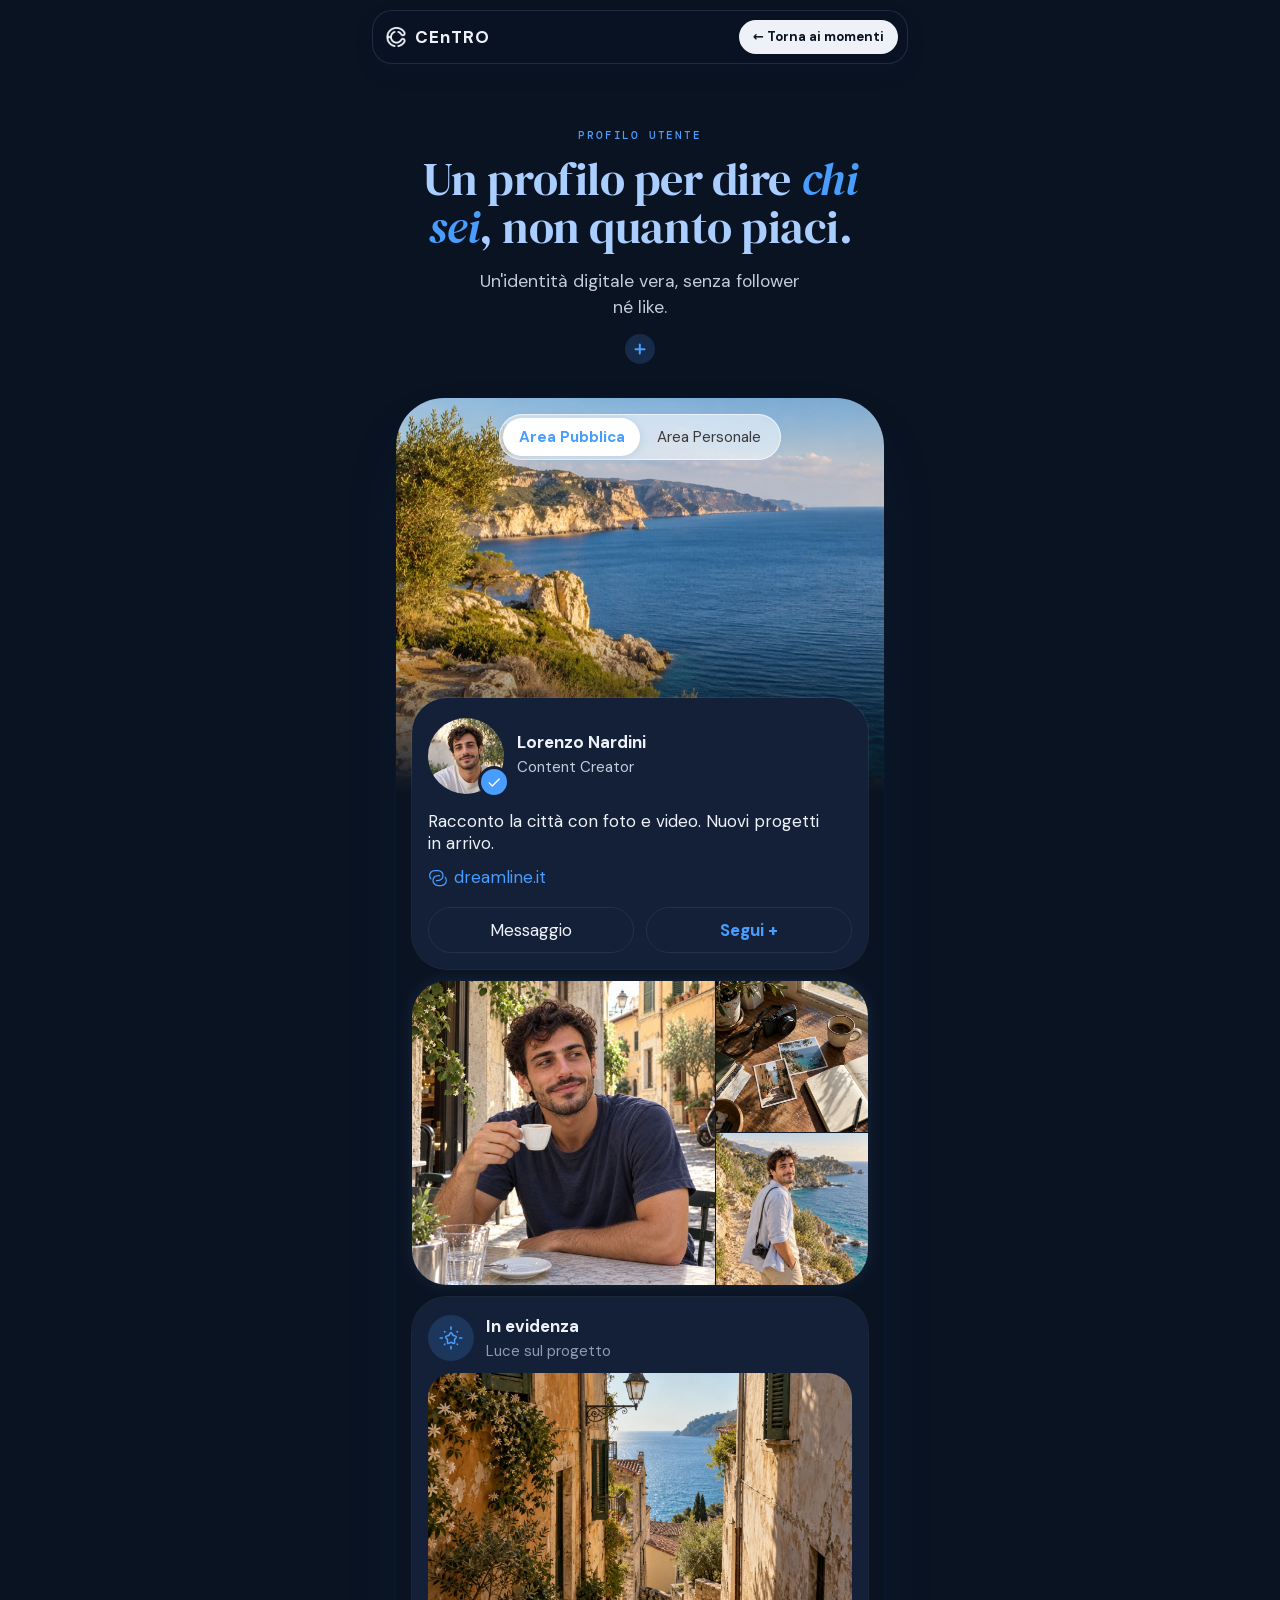
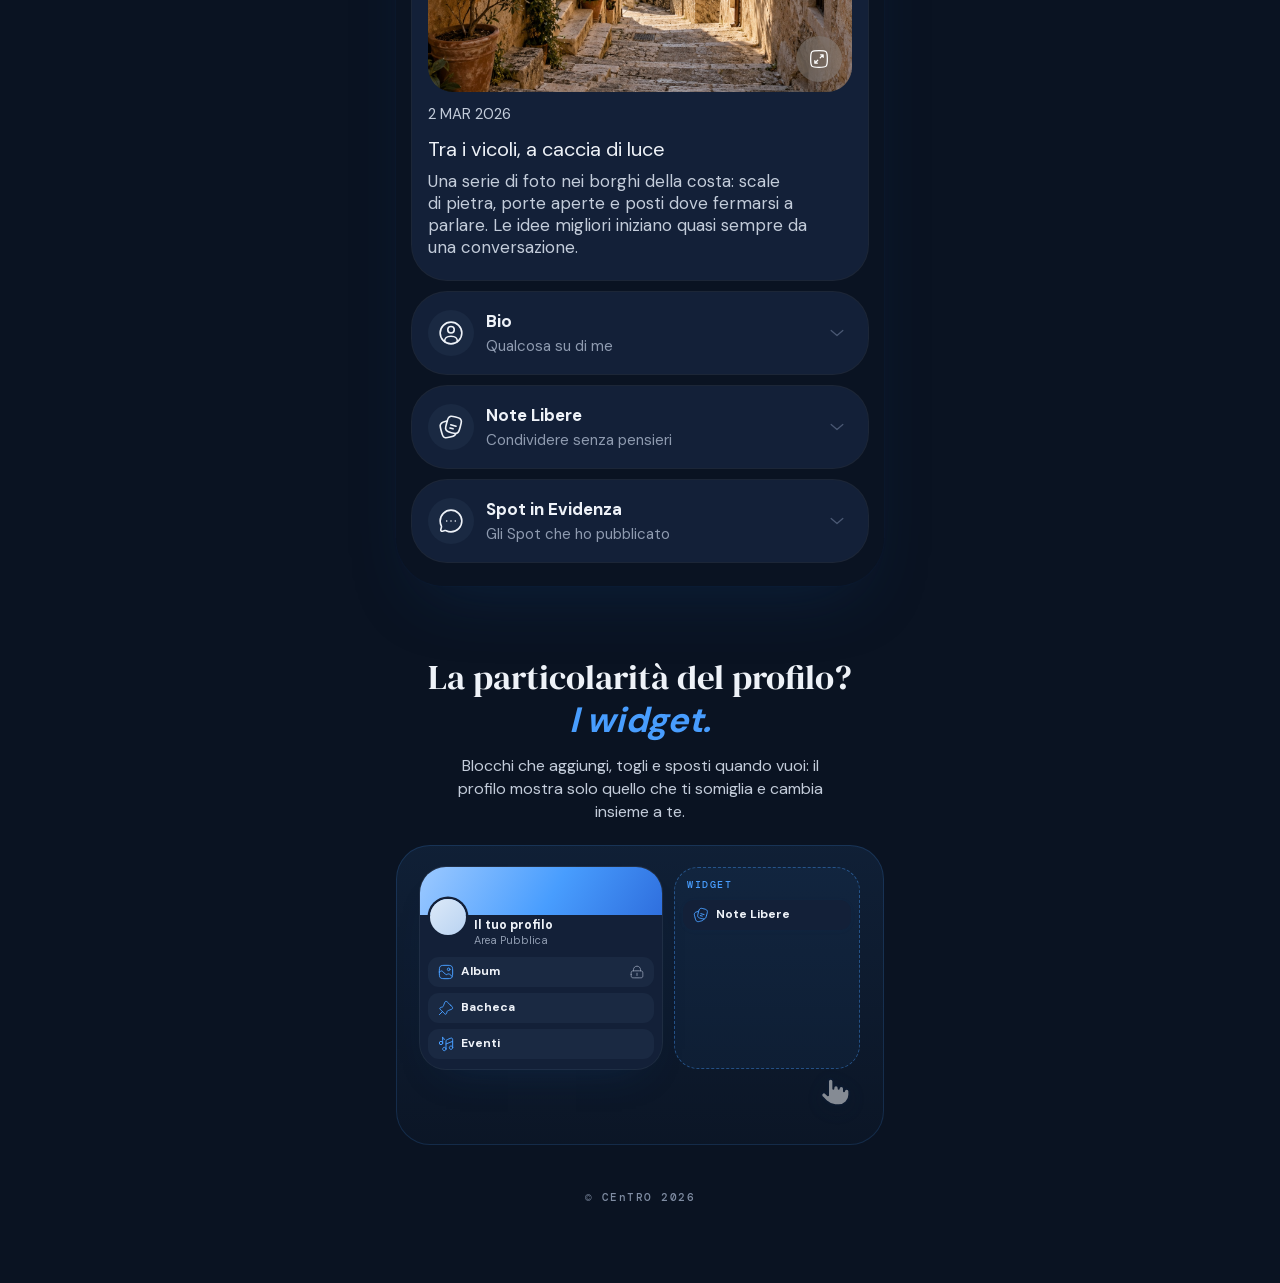
<file: profilo.html>
<!doctype html>
<html lang="it">
<head>
<meta charset="utf-8">
<script src="js/gate.js?v=4"></script>
<script>document.documentElement.classList.add('js');</script>
<meta name="viewport" content="width=device-width, initial-scale=1, viewport-fit=cover">
<title>Lorenzo Nardini · CEnTRO</title>
<meta name="description" content="CEnTRO trasforma la conoscenza di sé in esperienze, persone e opportunità nella propria città.">
<meta name="theme-color" content="#F3F5F9">
<script src="js/theme.js?v=33"></script>
<link rel="icon" href="img/logo.png">
<meta property="og:type" content="website">
<meta property="og:site_name" content="CEnTRO">
<meta property="og:title" content="CEnTRO">
<meta property="og:description" content="Conoscersi per vivere di più la città. Esperienze, persone e opportunità sul territorio.">
<meta property="og:url" content="https://n1kv2.github.io/centro-portfolio/">
<meta property="og:image" content="https://n1kv2.github.io/centro-portfolio/img/anteprima.png">
<meta property="og:image:width" content="1200">
<meta property="og:image:height" content="630">
<meta name="twitter:card" content="summary_large_image">
<meta name="twitter:image" content="https://n1kv2.github.io/centro-portfolio/img/anteprima.png">
<link rel="apple-touch-icon" href="img/logo.png">
<link rel="stylesheet" href="css/fonts.css?v=30">
<link rel="stylesheet" href="css/style.css?v=42">
<link rel="preconnect" href="https://fonts.googleapis.com">
<link rel="preconnect" href="https://fonts.gstatic.com" crossorigin>
<link rel="stylesheet" href="https://fonts.googleapis.com/css2?family=DM+Mono:wght@400;500&family=DM+Serif+Display:ital@0;1&display=swap">
<link rel="stylesheet" href="css/base.css?v=2">
<link rel="stylesheet" href="css/reel.css?v=147">
<link rel="stylesheet" href="css/page.css?v=21">
<link rel="stylesheet" href="css/profilo.css?v=30">
</head>
<body class="pg proto">
<header class="pg-bar">
  <div class="pg-box">
    <a class="pg-logo" href="index.html"><span class="brand-mark" aria-hidden="true"></span>CEnTRO</a>
    <a class="pg-back" href="index.html">← Torna ai momenti</a>
  </div>
</header>
<main class="pt-wrap">
  <header class="pt-intro">
    <p class="kick">Profilo utente</p>
    <h1>Un profilo per dire <em>chi sei</em>, non quanto piaci.</h1>
    <div class="pt-sum" data-more-box><p>Un'identità digitale vera, senza follower né like.</p><button type="button" class="more-btn" data-more aria-expanded="false" aria-label="Leggi tutto"><span class="more-lbl">Chiudi</span><span class="more-x" aria-hidden="true"></span></button>
    <div class="x-more"><div><p>Oggi senza social è più difficile fare amicizia o trovare lavoro. Con CEnTRO hai un’<strong>identità digitale vera</strong>, senza le cose che non servono: niente follower, like o reel.</p><p>Nel futuro i profili saranno così: niente seguiti, like o reel. <strong>Solo tu e la tua unicità.</strong></p></div></div></div>
  </header>
  <div class="pt-app">
    <div class="pt-areas" role="tablist" data-on="pub">
      <button type="button" role="tab" aria-selected="true" data-area="pub">Area Pubblica</button>
      <button type="button" role="tab" aria-selected="false" data-area="priv">Area Personale</button>
    </div>
    <div class="pt-cover" style="--pos:18% 50%"><img src="img/pf-cover.jpg" alt="Costa al tramonto"></div>
    <div class="pt-body-wrap"><div class="pt-panes">
    <div class="pt-pane" data-pane="pub" aria-hidden="false">
      <section class="pt-w pt-box">
        <div class="pt-id"><span class="pt-av"><img src="img/pf-ritratto.jpg" alt=""><i class="pt-ok"><svg class="ic ph" viewBox="0 0 256 256" aria-hidden="true"><path d="M232.49,80.49l-128,128a12,12,0,0,1-17,0l-56-56a12,12,0,1,1,17-17L96,183,215.51,63.51a12,12,0,0,1,17,17Z"/></svg></i></span><div><b>Lorenzo Nardini</b><span>Content Creator</span></div></div>
        <p class="pt-bio">Racconto la città con foto e video. Nuovi progetti in arrivo.</p>
        <a class="pt-link" href="#" onclick="return false"><svg class="ic so" viewBox="0 0 24 24" aria-hidden="true"><path fill="none" stroke="currentColor" stroke-linecap="round" stroke-width="1.5" d="M10 15H12C15.3137 15 18 12.3137 18 9C18 5.68629 15.3137 3 12 3H8C4.68629 3 2 5.68629 2 9C2 10.5367 2.57771 11.9385 3.52779 13M14 9H12C8.68629 9 6 11.6863 6 15C6 18.3137 8.68629 21 12 21H16C19.3137 21 22 18.3137 22 15C22 13.4633 21.4223 12.0615 20.4722 11"/></svg>dreamline.it</a>
        <div class="pt-btns"><button type="button" class="pt-msg">Messaggio</button><button type="button" class="pt-follow" aria-pressed="false"><span class="t1">Segui +</span><span class="t2"><svg viewBox="0 0 24 24"><path d="M5 12.5l4.5 4.5L19 7.5"/></svg>Segui già</span></button></div>
      </section>
      <section class="pt-album">
        <button type="button" class="pt-ph" data-src="img/pf-caffe.jpg" data-cap="Il primo caffè del giorno, in piazza." aria-label="Apri la foto"><img src="img/pf-caffe.jpg" alt="" loading="lazy"></button><button type="button" class="pt-ph" data-src="img/pf-scrivania.jpg" data-cap="Dove nascono le idee, prima di diventare progetti." aria-label="Apri la foto"><img src="img/pf-scrivania.jpg" alt="" loading="lazy"></button><button type="button" class="pt-ph" data-src="img/pf-costa.jpg" data-cap="Una pausa sul sentiero, prima del tramonto." aria-label="Apri la foto"><img src="img/pf-costa.jpg" alt="" loading="lazy"></button>
      </section>
      <section class="pt-w pt-car">
        <div class="pt-sec-h pt-car-h"><span class="pt-ico"><svg class="ic so" viewBox="0 0 24 24" aria-hidden="true"><g fill="none" stroke="currentColor" stroke-linecap="round" stroke-width="1.5"><path d="M10.5766 8.70419C11.2099 7.56806 11.5266 7 12 7C12.4734 7 12.7901 7.56806 13.4234 8.70419L13.5873 8.99812C13.7672 9.32097 13.8572 9.48239 13.9975 9.5889C14.1378 9.69541 14.3126 9.73495 14.6621 9.81402L14.9802 9.88601C16.2101 10.1643 16.825 10.3034 16.9713 10.7739C17.1176 11.2443 16.6984 11.7345 15.86 12.715L15.643 12.9686C15.4048 13.2472 15.2857 13.3865 15.2321 13.5589C15.1785 13.7312 15.1965 13.9171 15.2325 14.2888L15.2653 14.6272C15.3921 15.9353 15.4554 16.5894 15.0724 16.8801C14.6894 17.1709 14.1137 16.9058 12.9622 16.3756L12.6643 16.2384C12.337 16.0878 12.1734 16.0124 12 16.0124C11.8266 16.0124 11.663 16.0878 11.3357 16.2384L11.0378 16.3756C9.88634 16.9058 9.31059 17.1709 8.92757 16.8801C8.54456 16.5894 8.60794 15.9353 8.7347 14.6272L8.76749 14.2888C8.80351 13.9171 8.82152 13.7312 8.76793 13.5589C8.71434 13.3865 8.59521 13.2472 8.35696 12.9686L8.14005 12.715C7.30162 11.7345 6.88241 11.2443 7.02871 10.7739C7.17501 10.3034 7.78993 10.1643 9.01977 9.88601L9.33794 9.81402C9.68743 9.73495 9.86217 9.69541 10.0025 9.5889C10.1428 9.48239 10.2328 9.32097 10.4127 8.99812L10.5766 8.70419Z"/><path d="M12 2V4"/><path d="M12 20V22"/><path d="M2 12L4 12"/><path d="M20 12L22 12"/><path d="M6 18L6.34305 17.657"/><path d="M17.6567 6.34326L18 6"/><path d="M18 18L17.657 17.657"/><path d="M6.34326 6.34326L6 6"/></g></svg></span><span><b>In evidenza</b><small>Luce sul progetto</small></span></div>
        <button type="button" class="pt-ph" data-src="img/pf-progetto.jpg" data-cap="Le scale del borgo alle otto del mattino: la luce migliore della giornata." aria-label="Apri la foto"><img src="img/pf-progetto.jpg" alt="" loading="lazy"><i><svg class="ic so" viewBox="0 0 24 24" aria-hidden="true"><g fill="none" stroke="currentColor" stroke-linecap="round" stroke-width="1.5"><path d="M2 12C2 7.28595 2 4.92893 3.46447 3.46447C4.92893 2 7.28595 2 12 2C16.714 2 19.0711 2 20.5355 3.46447C22 4.92893 22 7.28595 22 12C22 16.714 22 19.0711 20.5355 20.5355C19.0711 22 16.714 22 12 22C7.28595 22 4.92893 22 3.46447 20.5355C2 19.0711 2 16.714 2 12Z"/><path stroke-linejoin="round" d="M17 10V7H14M17 7L13.5 10.5M7 14V17H10M7 17L10.5 13.5"/></g></svg></i></button>
        <small>2 MAR 2026</small>
        <b>Tra i vicoli, a caccia di luce</b>
        <p>Una serie di foto nei borghi della costa: scale di pietra, porte aperte e posti dove fermarsi a parlare. Le idee migliori iniziano quasi sempre da una conversazione.</p>
      </section>
      <section class="pt-w pt-sec">
        <button type="button" class="pt-sec-h" aria-expanded="false"><span class="pt-ico"><svg class="ic so" viewBox="0 0 24 24" aria-hidden="true"><g fill="none" stroke="currentColor" stroke-linecap="round" stroke-width="1.5"><circle cx="12" cy="9" r="3"/><circle cx="12" cy="12" r="10"/><path d="M17.9691 20C17.81 17.1085 16.9247 15 11.9999 15C7.07521 15 6.18991 17.1085 6.03076 20"/></g></svg></span><span><b>Bio</b><small>Qualcosa su di me</small></span><span class="pt-chev" aria-hidden="true"><svg class="ic so" viewBox="0 0 24 24" aria-hidden="true"><path fill="none" stroke="currentColor" stroke-linecap="round" stroke-linejoin="round" stroke-width="1.5" d="M19 9L12 15L5 9"/></svg></span></button>
        <div class="pt-sec-b"><div class="pt-sec-in"><div class="pt-stack">
          <div class="pt-content"><p class="pt-txt">Curioso per natura, creator per scelta. Racconto con foto e video tutto ciò che rende le città più vive e le persone meno distanti.</p><div class="pt-rows"><div class="pt-row"><span class="pt-ri"><svg class="ic so" viewBox="0 0 24 24" aria-hidden="true"><g fill="none" stroke="currentColor" stroke-linecap="round" stroke-width="1.5"><path d="M2 12.2039C2 9.91549 2 8.77128 2.5192 7.82274C3.0384 6.87421 3.98695 6.28551 5.88403 5.10813L7.88403 3.86687C9.88939 2.62229 10.8921 2 12 2C13.1079 2 14.1106 2.62229 16.116 3.86687L18.116 5.10812C20.0131 6.28551 20.9616 6.87421 21.4808 7.82274C22 8.77128 22 9.91549 22 12.2039V13.725C22 17.6258 22 19.5763 20.8284 20.7881C19.6569 22 17.7712 22 14 22H10C6.22876 22 4.34315 22 3.17157 20.7881C2 19.5763 2 17.6258 2 13.725V12.2039Z"/><path d="M12 15L12 18"/></g></svg></span><span><b>Vivo a</b><em>L’Aquila</em></span></div><div class="pt-row"><span class="pt-ri"><svg class="ic so" viewBox="0 0 24 24" aria-hidden="true"><g fill="none" stroke="currentColor" stroke-linecap="round" stroke-width="1.5"><path d="M14 12.5H10C9.72386 12.5 9.5 12.7239 9.5 13V15.1615C9.5 15.3659 9.62448 15.5498 9.8143 15.6257L10.5144 15.9058C11.4681 16.2872 12.5319 16.2872 13.4856 15.9058L14.1857 15.6257C14.3755 15.5498 14.5 15.3659 14.5 15.1615V13C14.5 12.7239 14.2761 12.5 14 12.5Z"/><path d="M9.1709 4C9.58273 2.83481 10.694 2 12.0002 2C13.3064 2 14.4177 2.83481 14.8295 4"/><path d="M21 12.2986C20.9991 15.9743 20.9652 19.6877 19.682 20.8284C18.3639 22 16.2426 22 12 22C7.75734 22 5.63601 22 4.318 20.8284C3.03474 19.6877 3.00089 15.9743 3 12.2986"/><path d="M14.5 14.2501L20.8579 12.3426C21.2688 12.2194 21.4743 12.1577 21.6264 12.0355C21.7592 11.9288 21.8626 11.7898 21.9266 11.6319C22 11.4511 22 11.2366 22 10.8077C22 9.12027 22 8.27658 21.6703 7.63268C21.3834 7.07242 20.9276 6.61659 20.3673 6.32971C19.7234 6 18.8797 6 17.1923 6H6.80765C5.12027 6 4.27658 6 3.63268 6.32971C3.07242 6.61659 2.61659 7.07242 2.32971 7.63268C2 8.27658 2 9.12027 2 10.8077C2 11.2366 2 11.4511 2.07336 11.6319C2.13743 11.7898 2.24079 11.9288 2.37363 12.0355C2.52574 12.1577 2.73118 12.2194 3.14206 12.3426L9.49988 14.25"/></g></svg></span><span><b>Nella vita</b><em>Content creator e designer. Studio Psicologia all’Università dell’Aquila</em></span></div><div class="pt-row"><span class="pt-ri"><svg class="ic so" viewBox="0 0 24 24" aria-hidden="true"><g fill="none" stroke="currentColor" stroke-linecap="round" stroke-width="1.5"><path d="M22 12H2"/><path d="M12 2V22"/><path d="M13 12C13 14.2091 14.7909 16 17 16"/><path d="M11 12C11 14.2091 9.20914 16 7 16"/><path d="M12 10.0352C12 8.54529 13.014 7.24659 14.4594 6.88524C16.0631 6.48431 17.5158 7.93697 17.1148 9.5407C16.7535 10.9861 15.4548 12.0001 13.9649 12.0001H12V10.0352Z"/><path d="M12.0001 10.0352C12.0001 8.54529 10.9861 7.24659 9.5407 6.88524C7.93698 6.48431 6.48431 7.93697 6.88524 9.5407C7.24659 10.9861 8.54529 12.0001 10.0352 12.0001H12.0001V10.0352Z"/><path d="M2 12C2 7.28595 2 4.92893 3.46447 3.46447C4.92893 2 7.28595 2 12 2C16.714 2 19.0711 2 20.5355 3.46447C22 4.92893 22 7.28595 22 12C22 16.714 22 19.0711 20.5355 20.5355C19.0711 22 16.714 22 12 22C7.28595 22 4.92893 22 3.46447 20.5355C2 19.0711 2 16.714 2 12Z"/></g></svg></span><span><b>Nato il</b><em>12/02/2002</em></span></div></div><div><p class="pt-lab">Interessi e Hobby</p><div class="pt-chips"><span class="pt-chip">Fotografia</span><span class="pt-chip">Design</span><span class="pt-chip">Viaggi</span><span class="pt-chip">Trekking</span><span class="pt-chip">Musica</span><span class="pt-chip">Libri</span></div></div></div>
          <div class="pt-info" aria-hidden="true"><span class="ttl">A cosa serve</span><p>Non serve raccontare tutto: scegli tu cosa mostrare e lascia fuori il resto. Bastano poche righe per far capire chi sei e gli interessi che decidi di condividere aiutano Nia a proporti persone ed esperienze affini.</p></div>
        </div>
        <button type="button" class="pt-info-btn"><i><svg class="ic so" viewBox="0 0 24 24" aria-hidden="true"><g fill="none" stroke="currentColor" stroke-linecap="round" stroke-width="1.5"><circle cx="12" cy="12" r="10"/><path d="M12 17V11"/><path stroke-linejoin="round" d="M12 8H12.0001"/></g></svg><svg class="ic" viewBox="0 0 24 24" aria-hidden="true"><path d="M17 7L7 17M7 7l10 10"/></svg></i><span><span class="t1">A cosa serve</span><span class="t2">Chiudi</span></span></button>
        </div></div>
      </section>
      <section class="pt-w pt-sec">
        <button type="button" class="pt-sec-h" aria-expanded="false"><span class="pt-ico"><svg class="ic so" viewBox="0 0 24 24" aria-hidden="true"><g fill="none" stroke="currentColor" stroke-linecap="round" stroke-width="1.5"><path d="M20.3116 12.6473L20.8293 10.7154C21.4335 8.46034 21.7356 7.3328 21.5081 6.35703C21.3285 5.58657 20.9244 4.88668 20.347 4.34587C19.6157 3.66095 18.4881 3.35883 16.2331 2.75458C13.978 2.15033 12.8504 1.84821 11.8747 2.07573C11.1042 2.25537 10.4043 2.65945 9.86351 3.23687C9.27709 3.86298 8.97128 4.77957 8.51621 6.44561C8.43979 6.7254 8.35915 7.02633 8.27227 7.35057L8.27222 7.35077L7.75458 9.28263C7.15033 11.5377 6.84821 12.6652 7.07573 13.641C7.25537 14.4115 7.65945 15.1114 8.23687 15.6522C8.96815 16.3371 10.0957 16.6392 12.3508 17.2435L12.3508 17.2435C14.3834 17.7881 15.4999 18.0873 16.415 17.9744C16.5152 17.9621 16.6129 17.9448 16.7092 17.9223C17.4796 17.7427 18.1795 17.3386 18.7203 16.7612C19.4052 16.0299 19.7074 14.9024 20.3116 12.6473Z"/><path d="M16.415 17.9741C16.2065 18.6126 15.8399 19.1902 15.347 19.6519C14.6157 20.3368 13.4881 20.6389 11.2331 21.2432C8.97798 21.8474 7.85044 22.1495 6.87466 21.922C6.10421 21.7424 5.40432 21.3383 4.86351 20.7609C4.17859 20.0296 3.87647 18.9021 3.27222 16.647L2.75458 14.7151C2.15033 12.46 1.84821 11.3325 2.07573 10.3567C2.25537 9.58627 2.65945 8.88638 3.23687 8.34557C3.96815 7.66065 5.09569 7.35853 7.35077 6.75428C7.77741 6.63996 8.16368 6.53646 8.51621 6.44531"/><path d="M11.7769 10L16.6065 11.2941"/><path d="M11 12.8975L13.8978 13.6739"/></g></svg></span><span><b>Note Libere</b><small>Condividere senza pensieri</small></span><span class="pt-chev" aria-hidden="true"><svg class="ic so" viewBox="0 0 24 24" aria-hidden="true"><path fill="none" stroke="currentColor" stroke-linecap="round" stroke-linejoin="round" stroke-width="1.5" d="M19 9L12 15L5 9"/></svg></span></button>
        <div class="pt-sec-b"><div class="pt-sec-in"><div class="pt-stack">
          <div class="pt-content"><div class="pt-hscroll pt-notes"><article class="pt-note"><small>Nota del 15/02/2026</small><p>La luce migliore arriva sempre quando stai per mettere via la macchina.</p><footer><span>Ti va di uscire a scattare? Scrivimi</span><i><svg class="ic so" viewBox="0 0 24 24" aria-hidden="true"><g fill="none" stroke="currentColor" stroke-linecap="round" stroke-width="1.5"><path d="M17.4975 18.4851L20.6281 9.09373C21.8764 5.34874 22.5006 3.47624 21.5122 2.48782C20.5237 1.49939 18.6511 2.12356 14.906 3.37189L5.57477 6.48218C3.49295 7.1761 2.45203 7.52305 2.13608 8.28637C2.06182 8.46577 2.01692 8.65596 2.00311 8.84963C1.94433 9.67365 2.72018 10.4495 4.27188 12.0011L4.55451 12.2837C4.80921 12.5384 4.93655 12.6658 5.03282 12.8075C5.22269 13.0871 5.33046 13.4143 5.34393 13.7519C5.35076 13.9232 5.32403 14.1013 5.27057 14.4574C5.07488 15.7612 4.97703 16.4131 5.0923 16.9147C5.32205 17.9146 6.09599 18.6995 7.09257 18.9433C7.59255 19.0656 8.24576 18.977 9.5522 18.7997L9.62363 18.79C9.99191 18.74 10.1761 18.715 10.3529 18.7257C10.6738 18.745 10.9838 18.8496 11.251 19.0285C11.3981 19.1271 11.5295 19.2585 11.7923 19.5213L12.0436 19.7725C13.5539 21.2828 14.309 22.0379 15.1101 21.9985C15.3309 21.9877 15.5479 21.9365 15.7503 21.8474C16.4844 21.5244 16.8221 20.5113 17.4975 18.4851Z"/><path d="M6 18L21 3"/></g></svg></i></footer></article><article class="pt-note"><small>Nota del 07/02/2026</small><p>Fotografare una città vuol dire aspettare: la luce giusta, le persone, il momento in cui smetti di passare e inizi a guardare.</p><footer><span>Ti va di uscire a scattare? Scrivimi</span><i><svg class="ic so" viewBox="0 0 24 24" aria-hidden="true"><g fill="none" stroke="currentColor" stroke-linecap="round" stroke-width="1.5"><path d="M17.4975 18.4851L20.6281 9.09373C21.8764 5.34874 22.5006 3.47624 21.5122 2.48782C20.5237 1.49939 18.6511 2.12356 14.906 3.37189L5.57477 6.48218C3.49295 7.1761 2.45203 7.52305 2.13608 8.28637C2.06182 8.46577 2.01692 8.65596 2.00311 8.84963C1.94433 9.67365 2.72018 10.4495 4.27188 12.0011L4.55451 12.2837C4.80921 12.5384 4.93655 12.6658 5.03282 12.8075C5.22269 13.0871 5.33046 13.4143 5.34393 13.7519C5.35076 13.9232 5.32403 14.1013 5.27057 14.4574C5.07488 15.7612 4.97703 16.4131 5.0923 16.9147C5.32205 17.9146 6.09599 18.6995 7.09257 18.9433C7.59255 19.0656 8.24576 18.977 9.5522 18.7997L9.62363 18.79C9.99191 18.74 10.1761 18.715 10.3529 18.7257C10.6738 18.745 10.9838 18.8496 11.251 19.0285C11.3981 19.1271 11.5295 19.2585 11.7923 19.5213L12.0436 19.7725C13.5539 21.2828 14.309 22.0379 15.1101 21.9985C15.3309 21.9877 15.5479 21.9365 15.7503 21.8474C16.4844 21.5244 16.8221 20.5113 17.4975 18.4851Z"/><path d="M6 18L21 3"/></g></svg></i></footer></article></div></div>
          <div class="pt-info" aria-hidden="true"><span class="ttl">A cosa serve</span><p>Pensieri brevi, senza like né classifiche. Chi passa dal tuo profilo può risponderti in privato: spesso una conversazione vera parte da qui.</p></div>
        </div>
        <button type="button" class="pt-info-btn"><i><svg class="ic so" viewBox="0 0 24 24" aria-hidden="true"><g fill="none" stroke="currentColor" stroke-linecap="round" stroke-width="1.5"><circle cx="12" cy="12" r="10"/><path d="M12 17V11"/><path stroke-linejoin="round" d="M12 8H12.0001"/></g></svg><svg class="ic" viewBox="0 0 24 24" aria-hidden="true"><path d="M17 7L7 17M7 7l10 10"/></svg></i><span><span class="t1">A cosa serve</span><span class="t2">Chiudi</span></span></button>
        </div></div>
      </section>
      <section class="pt-w pt-sec">
        <button type="button" class="pt-sec-h" aria-expanded="false"><span class="pt-ico"><svg class="ic so" viewBox="0 0 24 24" aria-hidden="true"><g fill="none" stroke="currentColor" stroke-linecap="round" stroke-width="1.5"><path d="M12 22C17.5228 22 22 17.5228 22 12C22 6.47715 17.5228 2 12 2C6.47715 2 2 6.47715 2 12C2 13.5997 2.37562 15.1116 3.04346 16.4525C3.22094 16.8088 3.28001 17.2161 3.17712 17.6006L2.58151 19.8267C2.32295 20.793 3.20701 21.677 4.17335 21.4185L6.39939 20.8229C6.78393 20.72 7.19121 20.7791 7.54753 20.9565C8.88837 21.6244 10.4003 22 12 22Z"/><path stroke-linejoin="round" d="M8 12H8.009M11.991 12H12M15.991 12H16"/></g></svg></span><span><b>Spot in Evidenza</b><small>Gli Spot che ho pubblicato</small></span><span class="pt-chev" aria-hidden="true"><svg class="ic so" viewBox="0 0 24 24" aria-hidden="true"><path fill="none" stroke="currentColor" stroke-linecap="round" stroke-linejoin="round" stroke-width="1.5" d="M19 9L12 15L5 9"/></svg></span></button>
        <div class="pt-sec-b"><div class="pt-sec-in"><div class="pt-stack">
          <div class="pt-content"><div class="pt-hscroll"><article class="pt-spot" style="--c:#489DFE"><div class="top"><p class="msg">Giovedì sera calcetto al campo vicino Collemaggio: ci manca un giocatore, chi si unisce?</p><div class="img"><img src="img/calcetto.jpg" alt="" loading="lazy"></div></div><footer><span class="cn-mark">CEnTRO</span><span class="tag">Spot</span></footer></article><article class="pt-spot" style="--c:#F06139"><div class="top"><p class="msg">Sto cercando un madrelingua che mi dia una mano con la lingua cinese. C’è qualcuno disponibile?</p><div class="img"><img src="img/lingue.jpg" alt="" loading="lazy"></div></div><footer><span class="cn-mark">CEnTRO</span><span class="tag">Spot</span></footer></article><article class="pt-spot" style="--c:#34A853"><div class="top"><p class="msg">Qualcuno in zona avrebbe una scala alta da prestarmi lunedì? Devo montare le luci per uno shooting: offro una birra a chi mi salva!</p></div><footer><span class="cn-mark">CEnTRO</span><span class="tag">Spot</span></footer></article></div></div>
          <div class="pt-info" aria-hidden="true"><span class="ttl">A cosa serve</span><p>Gli Spot sono richieste e consigli alla città: un locale, un aiuto, un oggetto in prestito. In evidenza restano quelli che vuoi mostrare a chi visita il profilo.</p></div>
        </div>
        <button type="button" class="pt-info-btn"><i><svg class="ic so" viewBox="0 0 24 24" aria-hidden="true"><g fill="none" stroke="currentColor" stroke-linecap="round" stroke-width="1.5"><circle cx="12" cy="12" r="10"/><path d="M12 17V11"/><path stroke-linejoin="round" d="M12 8H12.0001"/></g></svg><svg class="ic" viewBox="0 0 24 24" aria-hidden="true"><path d="M17 7L7 17M7 7l10 10"/></svg></i><span><span class="t1">A cosa serve</span><span class="t2">Chiudi</span></span></button>
        </div></div>
      </section>
    </div>
    <div class="pt-pane" data-pane="priv" aria-hidden="true">
      <header class="pt-hello">
        <h2>Ciao, Lorenzo.</h2>
        <p>Tutto ciò che ti serve, in un solo posto.</p>
      </header>
      <section class="pt-w pt-sec">
        <button type="button" class="pt-sec-h" aria-expanded="false"><span class="pt-ico"><svg class="ic so" viewBox="0 0 24 24" aria-hidden="true"><g fill="none" stroke="currentColor" stroke-linecap="round" stroke-width="1.5"><path d="M18 11.9999H17.1986C16.3689 11.9999 15.9541 11.9999 15.6102 12.1946C15.2664 12.3893 15.0529 12.745 14.6261 13.4564L14.5952 13.5079C14.1976 14.1706 13.9987 14.502 13.7095 14.4965C13.4202 14.4911 13.2339 14.1525 12.8615 13.4753L11.1742 10.4075C10.8269 9.77606 10.6533 9.46034 10.3759 9.44537C10.0986 9.43039 9.892 9.72558 9.47875 10.3159L9.19573 10.7203C8.75681 11.3473 8.53734 11.6608 8.21173 11.8303C7.88612 11.9999 7.50342 11.9999 6.73803 11.9999H6"/><path stroke-linejoin="round" d="M2 9.26044C2 13.0079 6.01943 16.9714 8.96173 19.3707C10.2937 20.4569 10.9597 21 12 21C13.0403 21 13.7063 20.4569 15.0383 19.3707C17.9806 16.9714 22 13.008 22 9.2604C22 3.34931 16.4998 0.662637 12 5.49877C7.50016 0.662637 2 3.3495 2 9.26044Z"/></g></svg></span><span><b>Diario personale</b><small>Il tuo andamento</small></span><span class="pt-chev" aria-hidden="true"><svg class="ic so" viewBox="0 0 24 24" aria-hidden="true"><path fill="none" stroke="currentColor" stroke-linecap="round" stroke-linejoin="round" stroke-width="1.5" d="M19 9L12 15L5 9"/></svg></span></button>
        <div class="pt-sec-b"><div class="pt-sec-in"><div class="pt-stack">
          <div class="pt-content"><div class="pt-seg" data-seg data-on="0"><button type="button" aria-pressed="true" data-v="65,58,72,88,92,80,76" data-l="Mer,Gio,Ven,Sab,Dom,Lun,Mar">Settimana</button><button type="button" aria-pressed="false" data-v="68,74,82,78" data-l="1ª sett.,2ª sett.,3ª sett.,4ª sett.">Mese</button></div><div class="pt-mood-k"><small>RITMO EMOTIVO</small><b data-range="12 - 18 Gennaio|Gennaio 2026">12 - 18 Gennaio</b></div><div class="pt-bars" data-bars><span><i style="--h:65%;--c:#B1E6FF"></i></span><span><i style="--h:58%;--c:#9ABAFF"></i></span><span><i style="--h:72%;--c:#B1E6FF"></i></span><span><i style="--h:88%;--c:#99FEA3"></i></span><span><i style="--h:92%;--c:#99FEA3"></i></span><span><i style="--h:80%;--c:#ABFECD"></i></span><span><i style="--h:76%;--c:#ABFECD"></i></span></div><div class="pt-days" data-days><span>Mer</span><span>Gio</span><span>Ven</span><span>Sab</span><span>Dom</span><span>Lun</span><span>Mar</span></div><div class="pt-tip"><i><svg class="ic so" viewBox="0 0 24 24" aria-hidden="true"><g fill="none" stroke="currentColor" stroke-linecap="round" stroke-width="1.5"><path d="M12 9.00008L16.4317 4.56842M12 14.5001L18.6143 7.88582M12 19.5001L19.811 11.6891"/><path d="M12 22C16.4183 22 20 18.3541 20 13.8567C20 9.39453 17.4467 4.18759 13.4629 2.32555C12.9986 2.10852 12.4993 2 12 2M12 22C7.58172 22 4 18.3541 4 13.8567C4 9.39453 6.55332 4.18759 10.5371 2.32555C11.0014 2.10852 11.5007 2 12 2M12 22V2"/></g></svg></i><span data-tip="Il ritmo è salito nel weekend e oggi è tornato su una nota positiva.|Gennaio è andato in crescendo: la terza settimana è stata la più serena.">Il ritmo è salito nel weekend e oggi è tornato su una nota positiva.</span></div></div>
          <div class="pt-info" aria-hidden="true"><span class="ttl">A cosa serve</span><p>Il diario è solo tuo: nessuno lo vede. Ti aiuta a notare come stai nel tempo e permette a Nia di proporti esperienze adatte al tuo momento, non solo ai tuoi gusti.</p></div>
        </div>
        <button type="button" class="pt-info-btn"><i><svg class="ic so" viewBox="0 0 24 24" aria-hidden="true"><g fill="none" stroke="currentColor" stroke-linecap="round" stroke-width="1.5"><circle cx="12" cy="12" r="10"/><path d="M12 17V11"/><path stroke-linejoin="round" d="M12 8H12.0001"/></g></svg><svg class="ic" viewBox="0 0 24 24" aria-hidden="true"><path d="M17 7L7 17M7 7l10 10"/></svg></i><span><span class="t1">A cosa serve</span><span class="t2">Chiudi</span></span></button>
        </div></div>
      </section>
      <section class="pt-w pt-sec">
        <button type="button" class="pt-sec-h" aria-expanded="false"><span class="pt-ico"><svg class="ic so" viewBox="0 0 24 24" aria-hidden="true"><g fill="none" stroke="currentColor" stroke-linecap="round" stroke-width="1.5"><path d="M4.97883 9.68508C2.99294 8.89073 2 8.49355 2 8C2 7.50645 2.99294 7.10927 4.97883 6.31492L7.7873 5.19153C9.77318 4.39718 10.7661 4 12 4C13.2339 4 14.2268 4.39718 16.2127 5.19153L19.0212 6.31492C21.0071 7.10927 22 7.50645 22 8C22 8.49355 21.0071 8.89073 19.0212 9.68508L16.2127 10.8085C14.2268 11.6028 13.2339 12 12 12C10.7661 12 9.77318 11.6028 7.7873 10.8085L4.97883 9.68508Z"/><path d="M5.76613 10L4.97883 10.3149C2.99294 11.1093 2 11.5065 2 12C2 12.4935 2.99294 12.8907 4.97883 13.6851L7.7873 14.8085C9.77318 15.6028 10.7661 16 12 16C13.2339 16 14.2268 15.6028 16.2127 14.8085L19.0212 13.6851C21.0071 12.8907 22 12.4935 22 12C22 11.5065 21.0071 11.1093 19.0212 10.3149L18.2339 10"/><path d="M5.76613 14L4.97883 14.3149C2.99294 15.1093 2 15.5065 2 16C2 16.4935 2.99294 16.8907 4.97883 17.6851L7.7873 18.8085C9.77318 19.6028 10.7661 20 12 20C13.2339 20 14.2268 19.6028 16.2127 18.8085L19.0212 17.6851C21.0071 16.8907 22 16.4935 22 16C22 15.5065 21.0071 15.1093 19.0212 14.3149L18.2339 14"/></g></svg></span><span><b>Pubblicati</b><small>Quello che hai creato per la Città</small></span><span class="pt-chev" aria-hidden="true"><svg class="ic so" viewBox="0 0 24 24" aria-hidden="true"><path fill="none" stroke="currentColor" stroke-linecap="round" stroke-linejoin="round" stroke-width="1.5" d="M19 9L12 15L5 9"/></svg></span></button>
        <div class="pt-sec-b"><div class="pt-sec-in"><div class="pt-stack">
          <div class="pt-content"><div class="pt-hscroll"><div class="pt-post"><span>Sto cercando un bravo veterinario qui all’Aquila. Qualcuno di fidato da consigliarmi? Se conoscete la persona giusta, giratemi il contatto! Grazie</span><small>Oggi, alle 10:25</small></div><div class="pt-post img"><img src="img/piazza.jpg" alt="" loading="lazy"><span>Passeggiata fotografica in centro<br><small>Attività · 8 iscritti</small></span></div><div class="pt-post"><span>Giovedì sera calcetto al campo vicino Collemaggio: ci manca un giocatore, chi si unisce?</span><small>12 Gennaio</small></div></div></div>
          <div class="pt-info" aria-hidden="true"><span class="ttl">A cosa serve</span><p>Tutto quello che hai pubblicato, in un unico archivio: Spot, attività che organizzi, annunci di casa. Lo gestisci da qui, senza cercarlo nel feed.</p></div>
        </div>
        <button type="button" class="pt-info-btn"><i><svg class="ic so" viewBox="0 0 24 24" aria-hidden="true"><g fill="none" stroke="currentColor" stroke-linecap="round" stroke-width="1.5"><circle cx="12" cy="12" r="10"/><path d="M12 17V11"/><path stroke-linejoin="round" d="M12 8H12.0001"/></g></svg><svg class="ic" viewBox="0 0 24 24" aria-hidden="true"><path d="M17 7L7 17M7 7l10 10"/></svg></i><span><span class="t1">A cosa serve</span><span class="t2">Chiudi</span></span></button>
        </div></div>
      </section>
      <section class="pt-w pt-sec">
        <button type="button" class="pt-sec-h" aria-expanded="false"><span class="pt-ico"><svg class="ic so" viewBox="0 0 24 24" aria-hidden="true"><g fill="none" stroke="currentColor" stroke-linecap="round" stroke-width="1.5"><path d="M14 11C14 10.4477 14.4477 10 15 10C15.5523 10 16 10.4477 16 11V13C16 13.5523 15.5523 14 15 14C14.4477 14 14 13.5523 14 13V11Z"/><path stroke-linejoin="round" d="M14.0137 17L14.0079 19.0029C14.0065 19.4731 14.0058 19.7081 13.8595 19.8541C13.7131 20 13.478 20 13.0079 20H9.99502C6.21438 20 4.32407 20 3.14958 18.8284C2.34091 18.0218 2.08903 16.8766 2.01058 15.0105C1.99502 14.6405 1.98724 14.4554 2.05634 14.332C2.12545 14.2085 2.40133 14.0545 2.95308 13.7463C3.56586 13.4041 3.98007 12.7503 3.98007 12C3.98007 11.2497 3.56586 10.5959 2.95308 10.2537C2.40133 9.94554 2.12545 9.79147 2.05634 9.66802C1.98724 9.54458 1.99502 9.35954 2.01058 8.98947C2.08903 7.12339 2.34091 5.97823 3.14958 5.17157C4.32407 4 6.21439 4 9.99502 4H13.5052C13.7814 4 14.0056 4.22298 14.0064 4.49855L14.0137 7C14.0137 7.55228 14.4625 8 15.0162 8C15.5698 8 16.0187 7.55228 16.0187 7V4.51618C16.0187 4.23718 16.2482 4.01169 16.5278 4.0189C18.6952 4.0748 19.9727 4.29604 20.8504 5.17157C21.6591 5.97823 21.911 7.12339 21.9894 8.98947C22.005 9.35954 22.0128 9.54458 21.9437 9.66803C21.8745 9.79147 21.5987 9.94554 21.0469 10.2537C20.4341 10.5959 20.0199 11.2497 20.0199 12C20.0199 12.7503 20.4341 13.4041 21.0469 13.7463C21.5987 14.0545 21.8745 14.2085 21.9437 14.332C22.0128 14.4554 22.005 14.6405 21.9894 15.0105C21.911 16.8766 21.6591 18.0218 20.8504 18.8284C20.0433 19.6336 18.8981 19.8854 17.0336 19.9642C16.5623 19.9841 16.3267 19.994 16.1727 19.8464C16.0187 19.6988 16.0187 19.458 16.0187 18.9765V17C16.0187 16.4477 15.5698 16 15.0162 16C14.4625 16 14.0137 16.4477 14.0137 17Z"/></g></svg></span><span><b>Esperienze</b><small>I momenti da ricordare</small></span><span class="pt-chev" aria-hidden="true"><svg class="ic so" viewBox="0 0 24 24" aria-hidden="true"><path fill="none" stroke="currentColor" stroke-linecap="round" stroke-linejoin="round" stroke-width="1.5" d="M19 9L12 15L5 9"/></svg></span></button>
        <div class="pt-sec-b"><div class="pt-sec-in"><div class="pt-stack">
          <div class="pt-content"><div class="pt-moments"><img src="img/trekking.jpg" alt=""><img src="img/calcetto.jpg" alt=""><img src="img/inaugurazione.jpg" alt=""><img src="img/discoteca.jpg" alt=""><img src="img/trekking-sosta.jpg" alt=""></div><div class="pt-tickets"><p class="pt-k20">Prossime esperienze</p><div class="pt-ticket"><img src="img/ceramica.jpg" alt=""><span><span class="when">Oggi, ore 15:00<em>Tra 1h</em></span><b>Mercatino dell’Artigianato Creativo e del Design | Edizione 2026</b></span></div><div class="pt-ticket"><img src="img/inaugurazione.jpg" alt=""><span><span class="when">Domani, ore 21:00<em>Tra 1g</em></span><b>Aperitivo in centro storico</b></span></div></div></div>
          <div class="pt-info" aria-hidden="true"><span class="ttl">A cosa serve</span><p>I biglietti delle prossime esperienze e i ricordi di quelle vissute. Restano tuoi: un diario di ciò che hai fatto davvero in città.</p></div>
        </div>
        <button type="button" class="pt-info-btn"><i><svg class="ic so" viewBox="0 0 24 24" aria-hidden="true"><g fill="none" stroke="currentColor" stroke-linecap="round" stroke-width="1.5"><circle cx="12" cy="12" r="10"/><path d="M12 17V11"/><path stroke-linejoin="round" d="M12 8H12.0001"/></g></svg><svg class="ic" viewBox="0 0 24 24" aria-hidden="true"><path d="M17 7L7 17M7 7l10 10"/></svg></i><span><span class="t1">A cosa serve</span><span class="t2">Chiudi</span></span></button>
        </div></div>
      </section>
      <section class="pt-w pt-sec">
        <button type="button" class="pt-sec-h" aria-expanded="false"><span class="pt-ico"><svg class="ic so" viewBox="0 0 24 24" aria-hidden="true"><g fill="none" stroke="currentColor" stroke-linecap="round" stroke-width="1.5"><path d="M21 16.0909V11.0975C21 6.80891 21 4.6646 19.682 3.3323C18.364 2 16.2426 2 12 2C7.75736 2 5.63604 2 4.31802 3.3323C3 4.6646 3 6.80891 3 11.0975V16.0909C3 19.1875 3 20.7358 3.73411 21.4123C4.08421 21.735 4.52615 21.9377 4.99692 21.9915C5.98402 22.1045 7.13673 21.0849 9.44216 19.0458C10.4612 18.1445 10.9708 17.6938 11.5603 17.5751C11.8506 17.5166 12.1494 17.5166 12.4397 17.5751C13.0292 17.6938 13.5388 18.1445 14.5578 19.0458C16.8633 21.0849 18.016 22.1045 19.0031 21.9915C19.4739 21.9377 19.9158 21.735 20.2659 21.4123C21 20.7358 21 19.1875 21 16.0909Z"/><path d="M15 6H9"/></g></svg></span><span><b>Salvati per dopo</b><small>Tutto quello che volevi rivedere</small></span><span class="pt-chev" aria-hidden="true"><svg class="ic so" viewBox="0 0 24 24" aria-hidden="true"><path fill="none" stroke="currentColor" stroke-linecap="round" stroke-linejoin="round" stroke-width="1.5" d="M19 9L12 15L5 9"/></svg></span></button>
        <div class="pt-sec-b"><div class="pt-sec-in"><div class="pt-stack">
          <div class="pt-content"><div class="pt-hscroll"><div class="pt-card2"><div class="slot"><img src="img/ceramica.jpg" alt="" loading="lazy"><i><svg class="ic so" viewBox="0 0 24 24" aria-hidden="true"><path fill="currentColor" fill-rule="evenodd" d="M21 11.0975V16.0909C21 19.1875 21 20.7358 20.2659 21.4123C19.9158 21.735 19.4739 21.9377 19.0031 21.9915C18.016 22.1045 16.8633 21.0849 14.5578 19.0458C13.5388 18.1445 13.0292 17.6938 12.4397 17.5751C12.1494 17.5166 11.8506 17.5166 11.5603 17.5751C10.9708 17.6938 10.4612 18.1445 9.44216 19.0458C7.13673 21.0849 5.98402 22.1045 4.99692 21.9915C4.52615 21.9377 4.08421 21.735 3.73411 21.4123C3 20.7358 3 19.1875 3 16.0909V11.0975C3 6.80891 3 4.6646 4.31802 3.3323C5.63604 2 7.75736 2 12 2C16.2426 2 18.364 2 19.682 3.3323C21 4.6646 21 6.80891 21 11.0975ZM8.25 6C8.25 5.58579 8.58579 5.25 9 5.25H15C15.4142 5.25 15.75 5.58579 15.75 6C15.75 6.41421 15.4142 6.75 15 6.75H9C8.58579 6.75 8.25 6.41421 8.25 6Z" clip-rule="evenodd"/></svg></i></div><small>Arte e Artigianato</small><b>Laboratorio di ceramica al tornio</b><em>29 Gennaio 2026</em></div><div class="pt-card2"><div class="slot"><img src="img/inaugurazione.jpg" alt="" loading="lazy"><i><svg class="ic so" viewBox="0 0 24 24" aria-hidden="true"><path fill="currentColor" fill-rule="evenodd" d="M21 11.0975V16.0909C21 19.1875 21 20.7358 20.2659 21.4123C19.9158 21.735 19.4739 21.9377 19.0031 21.9915C18.016 22.1045 16.8633 21.0849 14.5578 19.0458C13.5388 18.1445 13.0292 17.6938 12.4397 17.5751C12.1494 17.5166 11.8506 17.5166 11.5603 17.5751C10.9708 17.6938 10.4612 18.1445 9.44216 19.0458C7.13673 21.0849 5.98402 22.1045 4.99692 21.9915C4.52615 21.9377 4.08421 21.735 3.73411 21.4123C3 20.7358 3 19.1875 3 16.0909V11.0975C3 6.80891 3 4.6646 4.31802 3.3323C5.63604 2 7.75736 2 12 2C16.2426 2 18.364 2 19.682 3.3323C21 4.6646 21 6.80891 21 11.0975ZM8.25 6C8.25 5.58579 8.58579 5.25 9 5.25H15C15.4142 5.25 15.75 5.58579 15.75 6C15.75 6.41421 15.4142 6.75 15 6.75H9C8.58579 6.75 8.25 6.41421 8.25 6Z" clip-rule="evenodd"/></svg></i></div><small>Arte e Cultura</small><b>Inaugurazione della mostra «Luci d’Abruzzo»</b><em>20 Gennaio 2026</em></div><div class="pt-card2"><div class="slot"><img src="img/trekking.jpg" alt="" loading="lazy"><i><svg class="ic so" viewBox="0 0 24 24" aria-hidden="true"><path fill="currentColor" fill-rule="evenodd" d="M21 11.0975V16.0909C21 19.1875 21 20.7358 20.2659 21.4123C19.9158 21.735 19.4739 21.9377 19.0031 21.9915C18.016 22.1045 16.8633 21.0849 14.5578 19.0458C13.5388 18.1445 13.0292 17.6938 12.4397 17.5751C12.1494 17.5166 11.8506 17.5166 11.5603 17.5751C10.9708 17.6938 10.4612 18.1445 9.44216 19.0458C7.13673 21.0849 5.98402 22.1045 4.99692 21.9915C4.52615 21.9377 4.08421 21.735 3.73411 21.4123C3 20.7358 3 19.1875 3 16.0909V11.0975C3 6.80891 3 4.6646 4.31802 3.3323C5.63604 2 7.75736 2 12 2C16.2426 2 18.364 2 19.682 3.3323C21 4.6646 21 6.80891 21 11.0975ZM8.25 6C8.25 5.58579 8.58579 5.25 9 5.25H15C15.4142 5.25 15.75 5.58579 15.75 6C15.75 6.41421 15.4142 6.75 15 6.75H9C8.58579 6.75 8.25 6.41421 8.25 6Z" clip-rule="evenodd"/></svg></i></div><small>Natura</small><b>Escursione all’alba sul Gran Sasso</b><em>30 Gennaio 2026</em></div></div></div>
          <div class="pt-info" aria-hidden="true"><span class="ttl">A cosa serve</span><p>Quello che ti ha incuriosito resta qui, diviso per tipo. Nessuno sa cosa salvi: serve solo a te per decidere con calma.</p></div>
        </div>
        <button type="button" class="pt-info-btn"><i><svg class="ic so" viewBox="0 0 24 24" aria-hidden="true"><g fill="none" stroke="currentColor" stroke-linecap="round" stroke-width="1.5"><circle cx="12" cy="12" r="10"/><path d="M12 17V11"/><path stroke-linejoin="round" d="M12 8H12.0001"/></g></svg><svg class="ic" viewBox="0 0 24 24" aria-hidden="true"><path d="M17 7L7 17M7 7l10 10"/></svg></i><span><span class="t1">A cosa serve</span><span class="t2">Chiudi</span></span></button>
        </div></div>
      </section>
      <section class="pt-w pt-sec">
        <button type="button" class="pt-sec-h" aria-expanded="false"><span class="pt-ico"><svg class="ic so" viewBox="0 0 24 24" aria-hidden="true"><g fill="none" stroke="currentColor" stroke-linecap="round" stroke-width="1.5"><path d="M2 12C2 8.22876 2 6.34315 3.17157 5.17157C4.34315 4 6.22876 4 10 4H14C17.7712 4 19.6569 4 20.8284 5.17157C22 6.34315 22 8.22876 22 12V14C22 17.7712 22 19.6569 20.8284 20.8284C19.6569 22 17.7712 22 14 22H10C6.22876 22 4.34315 22 3.17157 20.8284C2 19.6569 2 17.7712 2 14V12Z"/><path d="M7 4V2.5"/><path d="M17 4V2.5"/><circle cx="16.5" cy="16.5" r="1.5"/><path d="M2.5 9H21.5"/></g></svg></span><span><b>Attività del Mese</b><small>Il tuo ritmo in un colpo d’occhio</small></span><span class="pt-chev" aria-hidden="true"><svg class="ic so" viewBox="0 0 24 24" aria-hidden="true"><path fill="none" stroke="currentColor" stroke-linecap="round" stroke-linejoin="round" stroke-width="1.5" d="M19 9L12 15L5 9"/></svg></span></button>
        <div class="pt-sec-b"><div class="pt-sec-in"><div class="pt-stack">
          <div class="pt-content"><div class="pt-cal"><i style="--a:10"></i><i style="--a:40"></i><i style="--a:0"></i><i style="--a:70"></i><i style="--a:20"></i><i style="--a:0"></i><i style="--a:90"></i><i style="--a:60"></i><i style="--a:30"></i><i style="--a:0"></i><i style="--a:15"></i><i style="--a:80"></i><i style="--a:45"></i><i style="--a:0"></i><i style="--a:25"></i><i style="--a:100"></i><i style="--a:55"></i><i style="--a:10"></i><i style="--a:0"></i><i style="--a:65"></i><i style="--a:35"></i><i style="--a:85"></i><i style="--a:0"></i><i style="--a:20"></i><i style="--a:50"></i><i style="--a:75"></i><i style="--a:0"></i><i style="--a:40"></i><i style="--a:95"></i><i style="--a:30"></i></div><div class="pt-cal-ax"><span>1 Gen</span><span>15</span><span>30</span></div><div class="pt-bal"><div><span><svg class="ic so" viewBox="0 0 24 24" aria-hidden="true"><g fill="none" stroke="currentColor" stroke-linecap="round" stroke-width="1.5"><path d="M12 9.00008L16.4317 4.56842M12 14.5001L18.6143 7.88582M12 19.5001L19.811 11.6891"/><path d="M12 22C16.4183 22 20 18.3541 20 13.8567C20 9.39453 17.4467 4.18759 13.4629 2.32555C12.9986 2.10852 12.4993 2 12 2M12 22C7.58172 22 4 18.3541 4 13.8567C4 9.39453 6.55332 4.18759 10.5371 2.32555C11.0014 2.10852 11.5007 2 12 2M12 22V2"/></g></svg>Fuori casa</span><b>28h 40m</b></div><div><span><svg class="ic so" viewBox="0 0 24 24" aria-hidden="true"><path fill="none" stroke="currentColor" stroke-linecap="round" stroke-linejoin="round" stroke-width="1.5" d="M12 22C17.5228 22 22 17.5228 22 12C22 11.5373 21.3065 11.4608 21.0672 11.8568C19.9289 13.7406 17.8615 15 15.5 15C11.9101 15 9 12.0899 9 8.5C9 6.13845 10.2594 4.07105 12.1432 2.93276C12.5392 2.69347 12.4627 2 12 2C6.47715 2 2 6.47715 2 12C2 17.5228 6.47715 22 12 22Z"/></svg>Tempo per te, a casa</span><b>9 serate</b></div><p class="pt-split"><i style="--v:56%"></i></p></div><div class="pt-tip calm"><i><svg class="ic so" viewBox="0 0 24 24" aria-hidden="true"><path fill="none" stroke="currentColor" stroke-linecap="round" stroke-linejoin="round" stroke-width="1.5" d="M12 22C17.5228 22 22 17.5228 22 12C22 11.5373 21.3065 11.4608 21.0672 11.8568C19.9289 13.7406 17.8615 15 15.5 15C11.9101 15 9 12.0899 9 8.5C9 6.13845 10.2594 4.07105 12.1432 2.93276C12.5392 2.69347 12.4627 2 12 2C6.47715 2 2 6.47715 2 12C2 17.5228 6.47715 22 12 22Z"/></svg></i><span>Uscire sempre non è l’obiettivo. Prenditi anche del tempo per te: sul divano, con un libro o sotto le coperte, se ne hai bisogno. Il ritmo giusto è quello che ti fa stare bene.</span></div></div>
          <div class="pt-info" aria-hidden="true"><span class="ttl">A cosa serve</span><p>Un colpo d’occhio sul tuo mese, senza classifiche né punti. Non conta uscire di più: conta trovare il tuo equilibrio, anche restando a casa quando serve.</p></div>
        </div>
        <button type="button" class="pt-info-btn"><i><svg class="ic so" viewBox="0 0 24 24" aria-hidden="true"><g fill="none" stroke="currentColor" stroke-linecap="round" stroke-width="1.5"><circle cx="12" cy="12" r="10"/><path d="M12 17V11"/><path stroke-linejoin="round" d="M12 8H12.0001"/></g></svg><svg class="ic" viewBox="0 0 24 24" aria-hidden="true"><path d="M17 7L7 17M7 7l10 10"/></svg></i><span><span class="t1">A cosa serve</span><span class="t2">Chiudi</span></span></button>
        </div></div>
      </section>
    </div>
    </div></div>
  </div>
  <section class="pt-wid" aria-label="I widget del profilo">
  <h2 class="pt-wid-t">La particolarità del profilo? <em>I widget.</em></h2>
  <p class="pt-wid-p">Blocchi che aggiungi, togli e sposti quando vuoi: il profilo mostra solo quello che ti somiglia e cambia insieme a te.</p>
  <div class="pt-demo" data-end="L’Album resta sempre, il resto lo scegli tu.">
    <div class="dm-stage" data-moves='[{"w": "note", "to": "prof", "before": null, "say": "Aggiungi i widget che ti somigliano…"}, {"w": "bacheca", "to": "tray", "before": null, "say": "…e togli quelli che non ti servono."}]'>
      <div class="dm-phone"><div class="dm-cover"></div>
        <div class="dm-head"><i class="dm-av"></i><span><b>Il tuo profilo</b><small>Area Pubblica</small></span></div>
        <ul class="dm-list" data-list="prof"><li data-w="album" class="fixed"><svg class="ic so" viewBox="0 0 24 24" aria-hidden="true"><g fill="none" stroke="currentColor" stroke-linecap="round" stroke-width="1.5"><path d="M2 12C2 7.28595 2 4.92893 3.46447 3.46447C4.92893 2 7.28595 2 12 2C16.714 2 19.0711 2 20.5355 3.46447C22 4.92893 22 7.28595 22 12C22 16.714 22 19.0711 20.5355 20.5355C19.0711 22 16.714 22 12 22C7.28595 22 4.92893 22 3.46447 20.5355C2 19.0711 2 16.714 2 12Z"/><circle cx="16" cy="8" r="2"/><path d="M2 12.5001L3.75159 10.9675C4.66286 10.1702 6.03628 10.2159 6.89249 11.0721L11.1822 15.3618C11.8694 16.0491 12.9512 16.1428 13.7464 15.5839L14.0446 15.3744C15.1888 14.5702 16.7369 14.6634 17.7765 15.599L21 18.5001"/></g></svg><span>Album</span><svg class="ic so lk" viewBox="0 0 24 24" aria-hidden="true"><g fill="none" stroke="currentColor" stroke-linecap="round" stroke-width="1.5"><path d="M2 16C2 13.1716 2 11.7574 2.87868 10.8787C3.75736 10 5.17157 10 8 10H16C18.8284 10 20.2426 10 21.1213 10.8787C22 11.7574 22 13.1716 22 16C22 18.8284 22 20.2426 21.1213 21.1213C20.2426 22 18.8284 22 16 22H8C5.17157 22 3.75736 22 2.87868 21.1213C2 20.2426 2 18.8284 2 16Z"/><path d="M12 14V18"/><path d="M6 10V8C6 4.68629 8.68629 2 12 2C15.3137 2 18 4.68629 18 8V10"/></g></svg></li><li data-w="bacheca"><svg class="ic so" viewBox="0 0 24 24" aria-hidden="true"><path fill="none" stroke="currentColor" stroke-linecap="round" stroke-width="1.5" d="M2 22L6.65323 17.342M19.0716 8.03562L15.9894 4.9502C13.8823 2.84101 12.8288 1.78641 11.6973 2.03606C10.5657 2.28571 10.0527 3.68593 9.02665 6.48636L8.3322 8.38177C8.05866 9.12835 7.92189 9.50164 7.67582 9.79038C7.56541 9.91994 7.43978 10.0357 7.30167 10.1351C6.99386 10.3567 6.61092 10.4623 5.84504 10.6735C4.11881 11.1494 3.2557 11.3873 2.93045 11.9521C2.78985 12.1962 2.71668 12.4734 2.71846 12.7552C2.72258 13.4071 3.35561 14.0408 4.62169 15.3081L8.73837 19.429C10.0125 20.7044 10.6496 21.3421 11.3052 21.3431C11.5816 21.3435 11.8532 21.2717 12.0933 21.1347C12.6629 20.8096 12.9021 19.9401 13.3806 18.2012C13.5909 17.4366 13.6961 17.0543 13.9169 16.7466C14.0136 16.6119 14.1257 16.489 14.251 16.3805C14.5372 16.1326 14.9081 15.9933 15.6498 15.7146L17.5669 14.9943C20.3364 13.9537 21.7211 13.4335 21.9652 12.3049C22.2092 11.1764 21.1633 10.1295 19.0716 8.03562Z"/></svg><span>Bacheca</span></li><li data-w="eventi"><svg class="ic so" viewBox="0 0 24 24" aria-hidden="true"><g fill="none" stroke="currentColor" stroke-linecap="round" stroke-width="1.5"><path d="M12 19.5C12 20.8807 10.8807 22 9.5 22C8.11929 22 7 20.8807 7 19.5C7 18.1193 8.11929 17 9.5 17C10.8807 17 12 18.1193 12 19.5Z"/><path d="M22 17.5C22 18.8807 20.8807 20 19.5 20C18.1193 20 17 18.8807 17 17.5C17 16.1193 18.1193 15 19.5 15C20.8807 15 22 16.1193 22 17.5Z"/><path d="M22 8L12 12"/><path d="M12 19.0004V8.84787C12 7.5574 12 6.91217 12.335 6.40878C12.67 5.90539 13.2652 5.65627 14.4556 5.15803L16.4556 4.32094C18.9626 3.27164 20.2161 2.747 21.1081 3.34059C22 3.93418 22 5.29305 22 8.01078V17.1542"/><path d="M7 11V6.5V2"/><circle cx="4.5" cy="10.5" r="2.5"/><path d="M10 5C8.75736 5 7 4.07107 7 2"/></g></svg><span>Eventi</span></li></ul></div>
      <div class="dm-tray"><p class="dm-t">Widget</p><ul class="dm-list" data-list="tray"><li data-w="note"><svg class="ic so" viewBox="0 0 24 24" aria-hidden="true"><g fill="none" stroke="currentColor" stroke-linecap="round" stroke-width="1.5"><path d="M20.3116 12.6473L20.8293 10.7154C21.4335 8.46034 21.7356 7.3328 21.5081 6.35703C21.3285 5.58657 20.9244 4.88668 20.347 4.34587C19.6157 3.66095 18.4881 3.35883 16.2331 2.75458C13.978 2.15033 12.8504 1.84821 11.8747 2.07573C11.1042 2.25537 10.4043 2.65945 9.86351 3.23687C9.27709 3.86298 8.97128 4.77957 8.51621 6.44561C8.43979 6.7254 8.35915 7.02633 8.27227 7.35057L8.27222 7.35077L7.75458 9.28263C7.15033 11.5377 6.84821 12.6652 7.07573 13.641C7.25537 14.4115 7.65945 15.1114 8.23687 15.6522C8.96815 16.3371 10.0957 16.6392 12.3508 17.2435L12.3508 17.2435C14.3834 17.7881 15.4999 18.0873 16.415 17.9744C16.5152 17.9621 16.6129 17.9448 16.7092 17.9223C17.4796 17.7427 18.1795 17.3386 18.7203 16.7612C19.4052 16.0299 19.7074 14.9024 20.3116 12.6473Z"/><path d="M16.415 17.9741C16.2065 18.6126 15.8399 19.1902 15.347 19.6519C14.6157 20.3368 13.4881 20.6389 11.2331 21.2432C8.97798 21.8474 7.85044 22.1495 6.87466 21.922C6.10421 21.7424 5.40432 21.3383 4.86351 20.7609C4.17859 20.0296 3.87647 18.9021 3.27222 16.647L2.75458 14.7151C2.15033 12.46 1.84821 11.3325 2.07573 10.3567C2.25537 9.58627 2.65945 8.88638 3.23687 8.34557C3.96815 7.66065 5.09569 7.35853 7.35077 6.75428C7.77741 6.63996 8.16368 6.53646 8.51621 6.44531"/><path d="M11.7769 10L16.6065 11.2941"/><path d="M11 12.8975L13.8978 13.6739"/></g></svg><span>Note Libere</span></li></ul></div>
      <div class="dm-hand"><svg viewBox="0 0 24 24" aria-hidden="true"><path d="M18 11V9.5a2 2 0 0 0-4 0V9a2 2 0 0 0-4 0v.5V4a2 2 0 0 0-4 0v10.5l-1.8-1.8a2 2 0 0 0-2.8 2.8l3.7 3.7C7 21 8.6 22 11.5 22H14a8 8 0 0 0 8-8v-2.5a2 2 0 0 0-4 0z"/></svg></div>
    </div>
    <button type="button" class="dm-replay">Rivedi</button>
  </div>
  </section>
</main>
<div class="pt-lb" id="ptLb" hidden>
  <div class="pt-lb-in"><div class="pt-lb-img" id="ptLbImg"></div>
    <div class="pt-lb-bar"><p id="ptLbCap"></p><button type="button" class="pt-save" id="ptSave" aria-pressed="false"><svg viewBox="0 0 24 24" aria-hidden="true"><path d="M7 4h10a1 1 0 0 1 1 1v15l-6-4-6 4V5a1 1 0 0 1 1-1z"/></svg><span>Salva</span></button></div>
  </div>
  <button type="button" class="pt-lb-x" aria-label="Chiudi"><svg class="ic" viewBox="0 0 24 24" aria-hidden="true"><path d="M17 7L7 17M7 7l10 10"/></svg></button>
</div>
<script src="js/page.js?v=7"></script>
<script src="js/type.js?v=1"></script>
<script src="js/profilo.js?v=15"></script>
</body>
</html>
</file>
<file: css/fonts.css>
@font-face {
  font-family: 'DM Sans';
  font-style: normal;
  font-weight: 400;
  font-display: swap;
  src: url("../fonts/DMSans-normal-ext.woff2") format('woff2');
  unicode-range: U+0100-02BA, U+02BD-02C5, U+02C7-02CC, U+02CE-02D7, U+02DD-02FF, U+0304, U+0308, U+0329, U+1D00-1DBF, U+1E00-1E9F, U+1EF2-1EFF, U+2020, U+20A0-20AB, U+20AD-20C4, U+2113, U+2C60-2C7F, U+A720-A7FF;
}
@font-face {
  font-family: 'DM Sans';
  font-style: normal;
  font-weight: 400;
  font-display: swap;
  src: url("../fonts/DMSans-normal-latin.woff2") format('woff2');
  unicode-range: U+0000-00FF, U+0131, U+0152-0153, U+02BB-02BC, U+02C6, U+02DA, U+02DC, U+0304, U+0308, U+0329, U+2000-206F, U+20AC, U+2122, U+2191, U+2193, U+2212, U+2215, U+FEFF, U+FFFD;
}
@font-face {
  font-family: 'DM Sans';
  font-style: normal;
  font-weight: 500;
  font-display: swap;
  src: url("../fonts/DMSans-normal-ext.woff2") format('woff2');
  unicode-range: U+0100-02BA, U+02BD-02C5, U+02C7-02CC, U+02CE-02D7, U+02DD-02FF, U+0304, U+0308, U+0329, U+1D00-1DBF, U+1E00-1E9F, U+1EF2-1EFF, U+2020, U+20A0-20AB, U+20AD-20C4, U+2113, U+2C60-2C7F, U+A720-A7FF;
}
@font-face {
  font-family: 'DM Sans';
  font-style: normal;
  font-weight: 500;
  font-display: swap;
  src: url("../fonts/DMSans-normal-latin.woff2") format('woff2');
  unicode-range: U+0000-00FF, U+0131, U+0152-0153, U+02BB-02BC, U+02C6, U+02DA, U+02DC, U+0304, U+0308, U+0329, U+2000-206F, U+20AC, U+2122, U+2191, U+2193, U+2212, U+2215, U+FEFF, U+FFFD;
}
@font-face {
  font-family: 'DM Sans';
  font-style: normal;
  font-weight: 700;
  font-display: swap;
  src: url("../fonts/DMSans-normal-ext.woff2") format('woff2');
  unicode-range: U+0100-02BA, U+02BD-02C5, U+02C7-02CC, U+02CE-02D7, U+02DD-02FF, U+0304, U+0308, U+0329, U+1D00-1DBF, U+1E00-1E9F, U+1EF2-1EFF, U+2020, U+20A0-20AB, U+20AD-20C4, U+2113, U+2C60-2C7F, U+A720-A7FF;
}
@font-face {
  font-family: 'DM Sans';
  font-style: normal;
  font-weight: 700;
  font-display: swap;
  src: url("../fonts/DMSans-normal-latin.woff2") format('woff2');
  unicode-range: U+0000-00FF, U+0131, U+0152-0153, U+02BB-02BC, U+02C6, U+02DA, U+02DC, U+0304, U+0308, U+0329, U+2000-206F, U+20AC, U+2122, U+2191, U+2193, U+2212, U+2215, U+FEFF, U+FFFD;
}
@font-face {
  font-family: 'DM Serif Text';
  font-style: italic;
  font-weight: 400;
  font-display: swap;
  src: url("../fonts/DMSerifText-italic-ext.woff2") format('woff2');
  unicode-range: U+0100-02BA, U+02BD-02C5, U+02C7-02CC, U+02CE-02D7, U+02DD-02FF, U+0304, U+0308, U+0329, U+1D00-1DBF, U+1E00-1E9F, U+1EF2-1EFF, U+2020, U+20A0-20AB, U+20AD-20C4, U+2113, U+2C60-2C7F, U+A720-A7FF;
}
@font-face {
  font-family: 'DM Serif Text';
  font-style: italic;
  font-weight: 400;
  font-display: swap;
  src: url("../fonts/DMSerifText-italic-latin.woff2") format('woff2');
  unicode-range: U+0000-00FF, U+0131, U+0152-0153, U+02BB-02BC, U+02C6, U+02DA, U+02DC, U+0304, U+0308, U+0329, U+2000-206F, U+20AC, U+2122, U+2191, U+2193, U+2212, U+2215, U+FEFF, U+FFFD;
}
@font-face {
  font-family: 'DM Serif Text';
  font-style: normal;
  font-weight: 400;
  font-display: swap;
  src: url("../fonts/DMSerifText-normal-ext.woff2") format('woff2');
  unicode-range: U+0100-02BA, U+02BD-02C5, U+02C7-02CC, U+02CE-02D7, U+02DD-02FF, U+0304, U+0308, U+0329, U+1D00-1DBF, U+1E00-1E9F, U+1EF2-1EFF, U+2020, U+20A0-20AB, U+20AD-20C4, U+2113, U+2C60-2C7F, U+A720-A7FF;
}
@font-face {
  font-family: 'DM Serif Text';
  font-style: normal;
  font-weight: 400;
  font-display: swap;
  src: url("../fonts/DMSerifText-normal-latin.woff2") format('woff2');
  unicode-range: U+0000-00FF, U+0131, U+0152-0153, U+02BB-02BC, U+02C6, U+02DA, U+02DC, U+0304, U+0308, U+0329, U+2000-206F, U+20AC, U+2122, U+2191, U+2193, U+2212, U+2215, U+FEFF, U+FFFD;
}
</file>
<file: css/style.css>
:root {
  --bg: #F3F5F9;
  --surface: #FFFFFF;
  --ink: #0E2440;
  --ink-2: #48566B;
  --muted: #7A8597;
  --navy: #123F73;
  --blue: #2F86EE;
  --blue-soft: #E4F1FF;
  --line: #DFE5EE;
  --on-blue: #FFFFFF;
  --on-photo: #FFFFFF;
  --shadow: 0 10px 30px rgba(18, 63, 115, .14);
  --nia: linear-gradient(120deg, #F06139, #D43998 30%, #8B1EBA 62%, #1E42BA);

  --f-display: 'DM Serif Text', Georgia, 'Times New Roman', serif;
  --f-body: 'DM Sans', system-ui, -apple-system, 'Segoe UI', sans-serif;

  --r-card: 32px;
  --r-pill: 100px;
  --col: 560px;
  --bar: 60px;
}
@media (prefers-color-scheme: dark) {
  :root:not([data-theme="light"]) {
    --bg: #0B1424; --surface: #132038; --ink: #EEF3FA; --ink-2: #B5C1D3; --muted: #8391A6;
    --navy: #A9CEFF; --blue: #5FA8FF; --blue-soft: #16304F; --line: #22324D; --on-blue: #06162B;
    --shadow: 0 10px 30px rgba(0, 0, 0, .45);
    color-scheme: dark;
  }
}
:root[data-theme="dark"] {
  --bg: #0B1424; --surface: #132038; --ink: #EEF3FA; --ink-2: #B5C1D3; --muted: #8391A6;
  --navy: #A9CEFF; --blue: #5FA8FF; --blue-soft: #16304F; --line: #22324D; --on-blue: #06162B;
  --shadow: 0 10px 30px rgba(0, 0, 0, .45);
  color-scheme: dark;
}

*, *::before, *::after { box-sizing: border-box; }
html { scroll-behavior: smooth; -webkit-text-size-adjust: 100%; overflow-x: clip; }

@media (prefers-reduced-motion: reduce) { html { scroll-behavior: auto; } }
body {
  margin: 0;
  background: var(--bg);
  color: var(--ink);
  font-family: var(--f-body);
  font-size: 17px;
  line-height: 1.55;
  -webkit-font-smoothing: antialiased;
  overflow-x: clip;
}
[hidden] { display: none !important; }
img { display: block; max-width: 100%; height: auto; }
a { color: inherit; }
:focus-visible { outline: 2px solid var(--blue); outline-offset: 3px; border-radius: 6px; }

h1, h2, h3 { font-family: var(--f-display); font-weight: 400; color: var(--navy); margin: 0; text-wrap: balance; }
h1 { font-size: clamp(2.4rem, 11vw, 3.2rem); line-height: 1.02; letter-spacing: -0.01em; }
h2 { font-size: clamp(1.9rem, 8.4vw, 2.5rem); line-height: 1.08; }
h3 { font-size: 1.55rem; line-height: 1.12; }
h1 em, h2 em, h3 em { font-style: italic; }
p { margin: 0; text-wrap: pretty; }

.brand-mark {
  width: 30px; height: 30px; background: var(--navy);
  -webkit-mask: url(../img/logo.png) center / contain no-repeat; mask: url(../img/logo.png) center / contain no-repeat;
}

@keyframes settle { from { transform: scale(1.08); } }

.section { padding-block: 64px 8px; }

@keyframes float { 50% { transform: translateY(-6px) rotate(var(--r)); } }

@keyframes nudge { 50% { transform: translateY(4px); } }

.nia { position: fixed; inset: 0; z-index: 50; background: var(--bg); animation: rise .35s cubic-bezier(.2,.9,.3,1); }
@keyframes rise { from { transform: translateY(30px); opacity: 0; } }

.map { position: relative; flex: none; width: 100%; aspect-ratio: 1; max-width: 100%; border-radius: 28px; overflow: hidden;
  background: radial-gradient(circle at 50% 50%, var(--blue-soft) 0%, var(--surface) 70%); box-shadow: inset 0 0 0 1px var(--line); }
.map-bg { position: absolute; inset: 0; width: 100%; height: 100%; }

.me { position: absolute; left: 50%; top: 50%; transform: translate(-50%, -50%); width: 46px; height: 46px; border-radius: 50%;
  display: grid; place-items: center; background: var(--nia); color: #fff; font-weight: 700; font-size: .8rem;
  box-shadow: 0 0 0 6px color-mix(in srgb, #BB2DCE 18%, transparent), 0 6px 18px rgba(139,30,186,.35); }
.me::after { content: ""; position: absolute; inset: -6px; border-radius: 50%; border: 2px solid rgba(187,45,206,.5); animation: pulse 2.2s ease-out infinite; }
@keyframes pulse { to { transform: scale(2.2); opacity: 0; } }
.nodes { position: absolute; inset: 0; }
.node { position: absolute; left: 50%; top: 50%; width: var(--z, 44px); height: var(--z, 44px); margin: calc(var(--z, 44px) / -2) 0 0 calc(var(--z, 44px) / -2);
  padding: 0; border: 3px solid var(--surface); border-radius: 50%; overflow: hidden; cursor: pointer;
  background: var(--nia); box-shadow: 0 4px 14px rgba(18,63,115,.22);
  transition: left .8s cubic-bezier(.2,.8,.2,1), top .8s cubic-bezier(.2,.8,.2,1), width .4s, height .4s, margin .4s, opacity .5s, border-color .3s; }
.node img { width: 100%; height: 100%; object-fit: cover; }
.node b { display: grid; place-items: center; height: 100%; color: #fff; font-size: .9rem; }
.node:not(.lit) { border-width: 0; background: color-mix(in srgb, var(--muted) 55%, transparent); box-shadow: none; pointer-events: none; }
.node img, .node b { opacity: 0; transition: opacity .4s ease .25s; }
.node.lit img, .node.lit b { opacity: 1; }

.node.sel { border-color: var(--blue); box-shadow: 0 0 0 4px color-mix(in srgb, var(--blue) 30%, transparent), 0 6px 18px rgba(18,63,115,.3); z-index: 2; }

.pick { display: grid; grid-template-columns: 72px minmax(0, 1fr); gap: 12px 14px; padding: 14px; border-radius: 24px; background: var(--surface); box-shadow: var(--shadow); animation: rise .35s ease; }
.pick-img { width: 72px; height: 72px; border-radius: 18px; object-fit: cover; background: var(--nia); }
.pick-main { display: grid; gap: 3px; align-content: start; }
.pick-title { font-weight: 700; font-size: 1rem; line-height: 1.25; color: var(--ink); }
.pick-meta { font-size: .84rem; color: var(--muted); }
.aff { display: flex; align-items: center; gap: 8px; margin-top: 4px; font-size: .8rem; font-weight: 700; color: var(--navy); font-variant-numeric: tabular-nums; }
.aff i { flex: 1; height: 6px; border-radius: 99px; background: var(--line); overflow: hidden; }
.aff i::before { content: ""; display: block; height: 100%; width: var(--a); background: var(--nia); border-radius: 99px; transition: width .6s; }
.why { grid-column: 1 / -1; display: grid; gap: 8px; }
.why p { font-size: .76rem; font-weight: 700; letter-spacing: .1em; text-transform: uppercase; color: var(--muted); }
.why ul { list-style: none; margin: 0; padding: 0; display: flex; flex-wrap: wrap; gap: 6px; }
.why li { padding: 6px 11px; border-radius: 99px; background: var(--blue-soft); color: var(--navy); font-size: .84rem; }

@media (prefers-reduced-motion: reduce) {
   .nia, .pick, .node { transition: none; animation: none; }
   .me::after{ animation: none; }
}

.seg { display: grid; grid-template-columns: repeat(3, 1fr); padding: 4px; border-radius: 99px; background: var(--surface); box-shadow: inset 0 0 0 1px var(--line); }

.prove { margin-top: 10px; padding: 22px; border-radius: 28px; background: linear-gradient(150deg, rgba(240,97,57,.18), rgba(139,30,186,.2) 55%, rgba(30,66,186,.25)); box-shadow: inset 0 0 0 1px var(--band-line); display: grid; gap: 12px; }

.contact { margin-top: 26px; padding: 26px 22px; border-radius: 30px; display: grid; gap: 10px; color: #fff;
  background: linear-gradient(140deg, #123F73, #1E42BA 55%, #8B1EBA); box-shadow: 0 18px 40px rgba(18,63,115,.3); }

html.js [data-reveal] { opacity: 0; transform: translateY(18px); transition: opacity .6s ease, transform .6s cubic-bezier(.2,.8,.2,1); transition-delay: var(--dl, 0s); }
html.js [data-reveal].in { opacity: 1; transform: none; }

.menu { position: fixed; inset: 0; z-index: 60; background: var(--bg); overflow-y: auto; animation: fade .3s ease;
  padding-top: env(safe-area-inset-top, 0px); padding-bottom: env(safe-area-inset-bottom, 0px); }
@keyframes fade { from { opacity: 0; } }

.feat { display: grid; gap: 12px; }
.feat h3 { font-size: 1.85rem; }
.feat > p { color: var(--ink-2); }
.viz { position: relative; padding: 18px; border-radius: 28px; background: var(--surface); box-shadow: var(--shadow); overflow: hidden; display: grid; gap: 10px; margin-top: 6px; }
.vf-cap { font-size: .78rem; color: var(--muted); }
.gain { display: grid; grid-template-columns: 1fr 1fr; gap: 8px; margin: 4px 0 0; }
.gain div { padding: 12px 14px; border-radius: 18px; background: var(--blue-soft); }
.gain dt { font-size: .7rem; font-weight: 700; letter-spacing: .1em; text-transform: uppercase; color: var(--blue); }
.gain dd { margin: 2px 0 0; font-size: .9rem; line-height: 1.35; color: var(--navy); }

.vf-row { display: grid; grid-template-columns: 40px minmax(0, 1fr); grid-template-rows: auto 6px; column-gap: 12px; row-gap: 6px; align-items: center; }
.vf-row img { grid-row: 1 / 3; width: 40px; height: 40px; border-radius: 12px; object-fit: cover; }
.vf-row span { font-weight: 700; font-size: .9rem; color: var(--ink); }
.vf-row i { display: block; height: 6px; border-radius: 99px; background: var(--line); overflow: hidden; position: relative; }
.vf-row i::before { content: ""; position: absolute; inset: 0; width: var(--w); border-radius: 99px; background: var(--nia); transform-origin: left; transform: scaleX(0); transition: transform 1s cubic-bezier(.2,.8,.2,1) .2s; }
.feat.in .vf-row i::before, html:not(.js) .vf-row i::before { transform: none; }

.viz-group { height: 220px; }
.viz-group svg { position: absolute; inset: 0; width: 100%; height: 100%; }
.viz-group path { fill: none; stroke: color-mix(in srgb, var(--blue) 45%, transparent); stroke-width: 1.5; vector-effect: non-scaling-stroke; stroke-dasharray: 1; stroke-dashoffset: 1; transition: stroke-dashoffset 1s ease .5s; }
.feat.in .viz-group path, html:not(.js) .viz-group path { stroke-dashoffset: 0; }
.vg-core { position: absolute; left: 50%; top: 46%; transform: translate(-50%, -50%); z-index: 1; padding: 10px 16px; border-radius: 99px; background: var(--navy); color: var(--bg); font-weight: 700; font-size: .88rem; white-space: nowrap; }
.vg-p { position: absolute; z-index: 1; width: 34px; height: 34px; border-radius: 50%; border: 3px solid var(--surface); background: var(--c); box-shadow: 0 3px 10px rgba(0,0,0,.15);
  left: var(--x); top: var(--y); transform: translate(-50%, -50%) scale(0); transition: transform .5s cubic-bezier(.3,1.5,.5,1) var(--d); }
.feat.in .vg-p, html:not(.js) .vg-p { transform: translate(-50%, -50%) scale(1); }
.vg-p.p1 { --x: 20%; --y: 26%; --c: linear-gradient(135deg,#F06139,#F59A5B); --d: .1s; }
.vg-p.p2 { --x: 80%; --y: 24%; --c: linear-gradient(135deg,#2FB37A,#7AD9A8); --d: .25s; }
.vg-p.p3 { --x: 16%; --y: 66%; --c: linear-gradient(135deg,#6A3FD1,#A98CF2); --d: .4s; }
.vg-p.p4 { --x: 84%; --y: 68%; --c: linear-gradient(135deg,#2E9BD6,#86CDF2); --d: .55s; }
.vg-p.p5 { --x: 50%; --y: 70%; --c: linear-gradient(135deg,#D43998,#F27BC0); --d: .7s; }
.viz-group .vf-cap { position: absolute; left: 18px; right: 18px; bottom: 12px; text-align: center; }

.viz-spot { gap: 8px; }
.vs-q, .vs-a { max-width: 82%; padding: 10px 14px; border-radius: 18px; font-size: .9rem; line-height: 1.35; }
.vs-q { justify-self: start; background: var(--bg); color: var(--ink); border-bottom-left-radius: 6px; }
.vs-a { justify-self: end; background: var(--blue); color: var(--on-blue); border-bottom-right-radius: 6px; }
.vs-q.small { font-size: .85rem; }
html.js .viz-spot > p:not(.vf-cap) { opacity: 0; transform: translateY(8px); transition: opacity .4s ease, transform .4s ease; }
html.js .viz-spot > p:nth-child(2) { transition-delay: .5s; }
html.js .viz-spot > p:nth-child(3) { transition-delay: 1s; }
html.js .feat.in .viz-spot > p { opacity: 1; transform: none; }

.ve-k { font-size: .7rem; font-weight: 700; letter-spacing: .12em; text-transform: uppercase; color: var(--blue); }
.ve-t { font-family: var(--f-display); font-size: 1.3rem; line-height: 1.15; color: var(--navy); }
.viz-explore ul { list-style: none; margin: 0; padding: 0; display: grid; gap: 6px; }
.viz-explore li { position: relative; padding-left: 26px; font-size: .9rem; color: var(--ink-2); }
.viz-explore li::before { content: "✓"; position: absolute; left: 0; top: 0; width: 18px; height: 18px; border-radius: 50%; display: grid; place-items: center;
  font-size: .7rem; font-weight: 700; color: #fff; background: #6ABD3D; }
.ve-dead { display: grid; grid-template-columns: auto 1fr auto; align-items: center; gap: 10px; font-size: .82rem; color: var(--muted); }
.ve-dead i { height: 6px; border-radius: 99px; background: var(--line); position: relative; overflow: hidden; }
.ve-dead i::before { content: ""; position: absolute; inset: 0; width: 60%; background: #FEC458; border-radius: 99px; transform-origin: left; transform: scaleX(0); transition: transform 1s ease .3s; }
.feat.in .ve-dead i::before, html:not(.js) .ve-dead i::before { transform: none; }
.ve-dead b { color: var(--ink); }

.viz-home { grid-template-columns: 110px 1fr; align-items: center; column-gap: 18px; }
.vh-ring { position: relative; width: 110px; height: 110px; display: grid; place-items: center; }
.vh-ring svg { position: absolute; inset: 0; transform: rotate(-90deg); }
.vh-ring circle { fill: none; stroke: var(--line); stroke-width: 8; }
.vh-ring .vh-run { stroke: #6ABD3D; stroke-linecap: round; stroke-dasharray: 1; stroke-dashoffset: 1; transition: stroke-dashoffset 1.2s cubic-bezier(.2,.8,.2,1) .2s; }
.feat.in .vh-run, html:not(.js) .vh-run { stroke-dashoffset: .14; }
.vh-ring b { font-size: .9rem; color: var(--navy); }
.viz-home ul { list-style: none; margin: 0; padding: 0; display: grid; gap: 8px; }
.viz-home li { display: flex; align-items: center; justify-content: space-between; font-size: .9rem; color: var(--ink-2); }
.viz-home li i { width: 12px; height: 12px; border-radius: 50%; }
.viz-home li i.ok { background: #6ABD3D; box-shadow: 0 0 0 4px rgba(106,189,61,.2); }
.viz-home li i.warn { background: #FEC458; box-shadow: 0 0 0 4px rgba(254,196,88,.25); }
.viz-home .vf-cap { grid-column: 1 / -1; }

@media (prefers-reduced-motion: reduce) {
  html.js [data-reveal], .vf-row i::before, .viz-group path, .vg-p, .ve-dead i::before, .vh-run{ transition: none; animation: none; }
}

@keyframes dashv { to { background-position: 0 20px; } }

.prove { margin-top: 34px; }

.contact { margin-top: 40px; }

a, button, .node{ touch-action: manipulation; -webkit-tap-highlight-color: transparent; }

.seg { position: relative; z-index: 1; }
#aziende { padding-bottom: 8px; }

.viz-group .vf-cap { bottom: 10px; }

  
  

 

 

 

 

.viz .vf-cap { font-size: .78rem !important; color: var(--muted) !important; line-height: 1.35; }

@keyframes spin { to { stroke-dashoffset: -1; } }

.l1 { left: 50%; top: 4%; }
.l2 { left: 80%; top: 64%; }

@keyframes absorb { 0% { opacity: 1; box-shadow: 0 0 0 0 rgba(255,255,255,.55); } 100% { opacity: 0; box-shadow: 0 0 0 22px rgba(255,255,255,0); } }

@keyframes glow { from { opacity: 0; transform: scale(.6); } 40% { opacity: 1; } to { opacity: .55; transform: scale(1.15); } }
</file>
<file: css/base.css>
:root {
  --nd-bg: #F7F8FA;
  --nd-ink: #0B1B33;
  --nd-ink2: #46536A;
  --nd-muted: #7A8597;
  --nd-line: #DCE1E9;
  --nd-band: #0B1B33;
  --nd-band-ink: #F2F5FA;
  --nd-accent: #2F6FDE;
  --nd-grad: linear-gradient(100deg, #F06139, #D43998 35%, #8B1EBA 65%, #1E42BA);
  --nd-display: 'DM Serif Display', 'DM Serif Text', Georgia, serif;
  --nd-mono: 'DM Mono', ui-monospace, 'SF Mono', Menlo, monospace;
}
@media (prefers-color-scheme: dark) {
  :root:not([data-theme="light"]) {
    --nd-bg: #0A1322; --nd-ink: #EEF2F8; --nd-ink2: #B3BFD1; --nd-muted: #7F8CA2; --nd-line: #1F2C44;
    --nd-band: #F2F5FA; --nd-band-ink: #0B1B33; --nd-accent: #7FB8FF;
  }
}
:root[data-theme="dark"] {
  --nd-bg: #0A1322; --nd-ink: #EEF2F8; --nd-ink2: #B3BFD1; --nd-muted: #7F8CA2; --nd-line: #1F2C44;
  --nd-band: #F2F5FA; --nd-band-ink: #0B1B33; --nd-accent: #7FB8FF;
}

.nd-label { display: flex; align-items: center; gap: 12px; margin: 0; font: 500 .72rem/1 var(--nd-mono); letter-spacing: .14em; text-transform: uppercase; color: var(--nd-muted); }
.nd-label span { color: var(--nd-ink); }

.nd-kicker { margin: 0; font: 500 .8rem/1 var(--nd-mono); letter-spacing: .3em; text-transform: uppercase; opacity: .7; }

.nd-mark { background-image: var(--nd-grad); background-repeat: no-repeat; background-position: 0 100%; background-size: 0% .11em; padding-bottom: .04em;
  -webkit-box-decoration-break: clone; box-decoration-break: clone; transition: background-size 1s cubic-bezier(.6,0,.2,1) .35s; }
.nd-mark + .nd-mark{ transition-delay: 1.05s; }
 html:not(.js) .nd-mark { background-size: 100% .11em; }

html.js [data-nd] { opacity: 0; transform: translateY(22px); transition: opacity .8s ease, transform .8s cubic-bezier(.2,.8,.2,1); }
html.js [data-nd].in { opacity: 1; transform: none; }

@media (prefers-reduced-motion: reduce) {
  html.js [data-nd], .nd-mark{ transition: none; }
}
</file>
<file: css/reel.css>
html { scroll-snap-type: y mandatory; }
.reel-page { background: var(--nd-bg); }

.reels { display: block; }
.reel { position: relative; height: 100vh; height: 100svh; min-height: 560px; overflow: hidden; scroll-snap-align: start; scroll-snap-stop: always;
  display: flex; flex-direction: column; isolation: isolate; }
.r-in { position: relative; z-index: 1; width: 100%; max-width: 560px; margin-inline: auto;
  padding-left: max(24px, env(safe-area-inset-left, 0px)); padding-right: max(24px, env(safe-area-inset-right, 0px)); }
.r-top { padding-top: calc(96px + env(safe-area-inset-top, 0px)); }
.r-bottom { margin-top: auto; padding-bottom: calc(64px + env(safe-area-inset-bottom, 0px)); }
.r-center { margin-block: auto; }

.r-light { background: var(--nd-bg); color: var(--nd-ink); }
.r-dark { background: var(--nd-band); color: var(--nd-band-ink); }

.r-h1 { margin: 0; font-family: var(--nd-display); font-weight: 400; color: #fff; font-size: clamp(2.9rem, 13.5vw, 4.2rem); line-height: .98; letter-spacing: -.015em; text-shadow: 0 2px 30px rgba(0,0,0,.3); }
.r-h1 em { font-style: italic; }
.r-h2 { margin: 22px 0 0; font-family: var(--nd-display); font-weight: 400; font-size: clamp(2.5rem, 11.5vw, 3.5rem); line-height: 1; letter-spacing: -.02em; color: var(--nd-ink); text-wrap: balance; }
.r-h2 em { font-style: italic; color: var(--nd-muted); }
.r-body { margin: 20px 0 0; max-width: 30ch; font-size: 1.08rem; line-height: 1.55; color: var(--nd-ink2); }
.r-big { margin: 22px 0 0; font-family: var(--nd-display); font-size: clamp(2.6rem, 12vw, 3.7rem); line-height: 1.04; letter-spacing: -.015em; text-wrap: balance; }
.r-big.small { font-size: clamp(1.8rem, 8vw, 2.4rem); line-height: 1.15; }
.r-dark { color: var(--nd-band-ink); }

html.js .reel .r-in > * { opacity: 0; transform: translateY(18px); transition: opacity .7s ease, transform .7s cubic-bezier(.2,.8,.2,1); }
html.js .reel.on .r-in > * { opacity: 1; transform: none; }
html.js .reel.on .r-in > *:nth-child(2) { transition-delay: .12s; }
html.js .reel.on .r-in > *:nth-child(3) { transition-delay: .24s; }
.reel .nd-mark { transition-delay: .7s; }
.reel .nd-mark + .nd-mark { transition-delay: 1.3s; }
.reel.on .nd-mark { background-size: 100% .11em; }

.r-hero { background: #0B1424; }
.r-photo { position: absolute; inset: 0; top: 0; left: 0; width: 100%; height: 100%; max-width: none; object-fit: cover; object-position: 30% 55%; z-index: -2; }
.r-hero::before { content: ""; position: absolute; inset: 0; z-index: -1; background: linear-gradient(180deg, rgba(7,16,34,.55) 0%, rgba(7,16,34,0) 22%, rgba(7,16,34,0) 50%, rgba(7,16,34,.8) 100%); }
.r-hint { position: absolute; left: 50%; bottom: calc(18px + env(safe-area-inset-bottom, 0px)); transform: translateX(-50%); margin: 0; z-index: 2;
  font: 500 .7rem/1 var(--nd-mono); letter-spacing: .2em; text-transform: uppercase; color: rgba(255,255,255,.75); animation: hint 1.8s ease-in-out infinite; }
.r-hint::after { content: ""; display: block; width: 1px; height: 18px; margin: 8px auto 0; background: currentColor; }
@keyframes hint { 50% { transform: translate(-50%, 5px); opacity: .5; } }

.noise { position: absolute; inset: 0; z-index: 0; padding-top: calc(80px + env(safe-area-inset-top, 0px)); }
.noise span { position: absolute; left: var(--x); top: var(--y); transform: rotate(var(--r)); max-width: 60%; padding: 9px 13px; border-radius: 14px;
  background: var(--surface); color: var(--nd-ink2); box-shadow: 0 6px 20px rgba(11,27,51,.08); font-size: .82rem; font-weight: 700; white-space: nowrap;
  opacity: 0; filter: blur(0); transition: opacity .5s ease var(--d), filter 1.2s ease calc(var(--d) + 1.4s), transform .6s ease var(--d); }
.r-problem.on .noise span { opacity: .9; filter: blur(2.5px); }

.quiz { position: relative; z-index: 1; width: calc(100% - 48px); max-width: 512px; margin: auto auto calc(56px + env(safe-area-inset-bottom, 0px));
  padding: 22px 20px; border-radius: 28px; background: var(--surface); box-shadow: 0 18px 40px rgba(11,27,51,.12); display: grid; gap: 14px; }
.quiz-bar { height: 4px; border-radius: 4px; background: var(--nd-line); overflow: hidden; }
.quiz-bar i { display: block; height: 100%; width: 30%; background: var(--nd-grad); transform-origin: left; transform: scaleX(0); transition: transform 1.2s ease .5s; }
.r-quiz.on .quiz-bar i { transform: scaleX(1); }
.quiz-n { margin: 0; font: 500 .72rem/1 var(--nd-mono); letter-spacing: .1em; text-transform: uppercase; color: var(--nd-muted); }
.quiz-q { margin: 0; font-family: var(--nd-display); font-size: 1.55rem; line-height: 1.15; color: var(--nd-ink); }
.quiz-scale { display: flex; justify-content: space-between; align-items: center; padding-inline: 4px; }
.quiz-scale span { width: 40px; height: 40px; border-radius: 50%; border: 2px solid var(--c); transition: background-color .3s, transform .3s cubic-bezier(.3,1.6,.5,1); }
.r-quiz.on .quiz-scale span:nth-child(4) { background: var(--c); transform: scale(1.18); transition-delay: 1.3s; }

.feed { position: relative; z-index: 1; list-style: none; width: calc(100% - 48px); max-width: 512px; margin: auto auto calc(56px + env(safe-area-inset-bottom, 0px)); padding: 0; display: grid; gap: 10px; }
.feed li { display: grid; grid-template-columns: 56px minmax(0, 1fr) auto; align-items: center; gap: 14px; padding: 12px 14px 12px 12px; border-radius: 22px;
  background: var(--surface); box-shadow: 0 10px 26px rgba(11,27,51,.09); transition: transform .8s cubic-bezier(.65,0,.25,1); }
.feed img { width: 56px; height: 56px; border-radius: 16px; object-fit: cover; }
.feed li > div { display: grid; gap: 4px; min-width: 0; }
.feed b { font-size: .98rem; color: var(--nd-ink); white-space: nowrap; overflow: hidden; text-overflow: ellipsis; }
.feed span { font-size: .8rem; color: var(--nd-muted); }
.feed i { display: block; height: 5px; border-radius: 5px; background: var(--nd-line); position: relative; overflow: hidden; }
.feed i::before { content: ""; position: absolute; inset: 0; width: var(--w); background: var(--nd-grad); border-radius: 5px; transform-origin: left; transform: scaleX(0); transition: transform .9s ease .2s; }
.r-feed.on .feed i::before { transform: none; }
.feed em { font: 500 .85rem/1 var(--nd-mono); font-style: normal; color: var(--nd-ink); }

@media (prefers-reduced-motion: reduce) {
  html { scroll-snap-type: y proximity; }
  .r-hint, .noise span, .feed li, .quiz-bar i, .quiz-scale span { animation: none; transition: none; }
}

.r-hero .r-bottom { padding-bottom: calc(104px + env(safe-area-inset-bottom, 0px)); }

.r-dark .r-h2, .r-dark .r-big{ color: inherit; }
.r-dark .r-h2 em, .r-dark .r-big em{ color: inherit; opacity: .6; }
.r-dark .r-body { color: inherit; opacity: .75; }
.r-dark .nd-label, .r-dark .nd-label span { color: inherit; }
.r-dark .nd-label { opacity: .75; }
.r-big em { font-style: italic; }
.r-top { padding-top: calc(118px + env(safe-area-inset-top, 0px)); }
.r-center { padding-top: 72px; }

.rbar { position: fixed; z-index: 40; top: 0; left: 0; right: 0; padding: calc(10px + env(safe-area-inset-top, 0px)) max(12px, env(safe-area-inset-right, 0px)) 0 max(12px, env(safe-area-inset-left, 0px)); pointer-events: none; }
.rbox { max-width: 536px; margin-inline: auto; padding: 10px 10px 10px 14px; border-radius: 20px; pointer-events: auto; color: #fff;
  background: rgba(10, 20, 38, .32); -webkit-backdrop-filter: blur(18px) saturate(1.5); backdrop-filter: blur(18px) saturate(1.5);
  box-shadow: inset 0 0 0 1px rgba(255,255,255,.16), 0 8px 26px rgba(5,15,35,.18); transition: background-color .3s, color .3s; }
.rbar.on-light .rbox { color: var(--nd-ink); background: rgba(255,255,255,.62); box-shadow: inset 0 0 0 1px rgba(11,27,51,.08), 0 8px 26px rgba(11,27,51,.08); }
.rbox-row { display: flex; align-items: center; gap: 10px; }

.rchap { font: 500 .72rem/1.2 var(--nd-mono); letter-spacing: .1em; text-transform: uppercase; white-space: nowrap; overflow: hidden; text-overflow: ellipsis; }

.rseg { display: flex; gap: 3px; margin-top: 10px; }
.rseg i { flex: 1; height: 3px; border-radius: 3px; background: currentColor; opacity: .22; position: relative; overflow: hidden; }
.rseg i.done { opacity: .55; }
.rseg i.now { opacity: 1; }

@keyframes drop { from { transform: translateY(-12px); opacity: 0; } }

.merge { position: relative; z-index: 1; flex: 1; min-height: 0; margin-bottom: calc(70px + env(safe-area-inset-bottom, 0px)); }
.merge-field { position: absolute; left: 50%; top: 50%; width: min(92vw, 56vh, 480px); aspect-ratio: 1; transform: translate(-50%, -50%); animation: orbit 80s linear infinite; }
@keyframes orbit { to { transform: translate(-50%, -50%) rotate(360deg); } }
.mt { position: absolute; left: 50%; top: 50%; width: 0; height: 0;
  transform: rotate(var(--a)) translate(var(--r)) rotate(calc(-1 * var(--a))) scale(1);
  transition: transform .95s cubic-bezier(.7,0,.25,1) var(--d), opacity .4s ease calc(var(--d) + .6s); }
.mt > span { position: absolute; left: 0; top: 0; display: grid; justify-items: center; gap: 7px; transform: translate(-50%, -24px); animation: counter 80s linear infinite; }
@keyframes counter { to { rotate: -360deg; } }
.mt i { display: block; width: 44px; height: 44px; border-radius: 13px; background: var(--c); box-shadow: inset 0 1px 0 rgba(255,255,255,.35), 0 8px 18px rgba(0,0,0,.18); }
.mt em { font: 500 .62rem/1 var(--nd-mono); font-style: normal; letter-spacing: .06em; text-transform: uppercase; white-space: nowrap; opacity: .8; transition: opacity .3s; }
.merge.merged .mt { transform: rotate(var(--a)) translate(0px) rotate(calc(-1 * var(--a))) scale(.2); opacity: 0; }
.merge.merged .mt em { opacity: 0; }
.merge-core { position: absolute; left: 50%; top: 50%; transform: translate(-50%, -50%) scale(.7); display: grid; justify-items: center; gap: 12px; opacity: 0;
  transition: opacity .6s ease, transform .8s cubic-bezier(.2,1.4,.4,1); }
.merge.done .merge-core { opacity: 1; transform: translate(-50%, -50%) scale(1); }
.merge-icon { position: relative; width: 92px; height: 92px; border-radius: 26px; background: #fff; display: grid; place-items: center; box-shadow: 0 18px 50px rgba(0,0,0,.3); }
.merge-icon::before { content: ""; position: absolute; inset: -46px; z-index: -1; border-radius: 50%; background: radial-gradient(circle, rgba(187,45,206,.45), rgba(30,66,186,0) 68%); opacity: 0; transition: opacity 1.2s ease .2s; }
.merge.done .merge-icon::before { opacity: 1; }
.merge-icon .brand-mark { width: 54px; height: 54px; background: #123F73; }
.merge-name { font-weight: 700; letter-spacing: .1em; font-size: 1.15rem; }
.merge-replay { position: absolute; z-index: 2; left: 50%; bottom: calc(24px + env(safe-area-inset-bottom, 0px)); transform: translateX(-50%);
  height: 36px; padding: 0 16px; border-radius: 99px; border: 1px solid currentColor; background: transparent; color: inherit; font: 500 .72rem/1 var(--nd-mono); letter-spacing: .12em; text-transform: uppercase; cursor: pointer; opacity: .7; }

.paths { display: grid; gap: 10px; margin-top: 26px; }
.path { display: grid; gap: 4px; padding: 18px 46px 18px 18px; border-radius: 20px; border: 1px solid var(--nd-line); background: var(--surface); color: var(--nd-ink);
  text-align: left; cursor: pointer; font: inherit; position: relative; transition: transform .15s, border-color .2s; }
.path::after { content: "→"; position: absolute; right: 18px; top: 50%; transform: translateY(-50%); font-size: 1.2rem; color: var(--nd-accent); }
.path b { font-family: var(--nd-display); font-weight: 400; font-size: 1.55rem; line-height: 1; }
.path span { font-size: .92rem; color: var(--nd-ink2); }
.path:active { transform: scale(.98); }
.path.picked { border-color: var(--nd-accent); }
.paths-hint { margin: 18px 0 0; font: 500 .72rem/1.4 var(--nd-mono); letter-spacing: .08em; text-transform: uppercase; color: var(--nd-muted); }

.p1 { --x: 18%; --y: 18%; --c: linear-gradient(135deg,#F06139,#F59A5B); --d: .4s; }
.p2 { --x: 82%; --y: 16%; --c: linear-gradient(135deg,#2FB37A,#7AD9A8); --d: .55s; }
.p3 { --x: 12%; --y: 70%; --c: linear-gradient(135deg,#6A3FD1,#A98CF2); --d: .7s; }
.p4 { --x: 88%; --y: 72%; --c: linear-gradient(135deg,#2E9BD6,#86CDF2); --d: .85s; }
.p5 { --x: 50%; --y: 88%; --c: linear-gradient(135deg,#D43998,#F27BC0); --d: 1s; }

.crowd { position: relative; z-index: 1; flex: 1; margin: 10px 24px calc(64px + env(safe-area-inset-bottom, 0px)); display: grid; grid-template-columns: repeat(7, 1fr); align-content: center; gap: 14px; }
.crowd i { justify-self: center; width: 22px; height: 22px; border-radius: 50%; background: var(--nd-line); transition: background .5s, transform .5s, opacity .5s; transition-delay: var(--d); }
.r-reach.on .crowd i { opacity: .55; }
.r-reach.on .crowd i.aff { opacity: 1; background: var(--nd-grad); transform: scale(1.25); box-shadow: 0 4px 14px rgba(139,30,186,.3); }

 
 

.revs { list-style: none; margin: 26px 0 0; padding: 0; display: grid; }
.revs li { display: grid; grid-template-columns: 2.6rem minmax(0,1fr); gap: 4px 6px; padding-block: 20px; border-top: 1px solid var(--nd-line); }
.revs li:last-child { border-bottom: 1px solid var(--nd-line); }
.revs span { grid-row: 1 / 3; font-family: var(--nd-display); font-size: 2.6rem; line-height: .8; color: transparent; -webkit-text-stroke: 1px var(--nd-ink); }
.revs b { font-family: var(--nd-display); font-weight: 400; font-size: 1.55rem; line-height: 1.05; }
.revs p { margin: 0; color: var(--nd-ink2); font-size: .95rem; }
.cyc { position: relative; z-index: 1; width: min(76vw, 44vh, 320px); aspect-ratio: 1; margin: auto; }
.cyc svg { position: absolute; inset: 0; width: 100%; height: 100%; transform: rotate(-90deg); }
.cyc circle { fill: none; stroke: currentColor; stroke-opacity: .2; stroke-width: 2; }
.cyc .cyc-run { stroke: url(#none); stroke: #7FB8FF; stroke-opacity: 1; stroke-width: 3; stroke-linecap: round; stroke-dasharray: .22 .78; animation: spin 6s linear infinite; }
.cy { position: absolute; width: 112px; margin-left: -56px; padding: 9px 10px; border-radius: 16px; text-align: center; font-size: .8rem; font-weight: 700; line-height: 1.25;
  background: rgba(255,255,255,.1); box-shadow: inset 0 0 0 1px rgba(127,140,162,.4); -webkit-backdrop-filter: blur(6px); backdrop-filter: blur(6px); }
.c1 { left: 50%; top: -4%; } .c2 { left: 86%; top: 66%; } .c3 { left: 14%; top: 66%; }

.r-route .paths { margin-top: 22px; }

@media (prefers-reduced-motion: reduce) {
  .merge-field, .mt > span, .cyc .cyc-run { animation: none; }
  .mt, .merge-core, .crowd i { transition: none; }
}

.r-shot { background: #0B1424 !important; color: #fff !important; }
.r-shot .r-photo { position: absolute; inset: 0; top: 0; left: 0; width: 100%; height: 100%; max-width: none; object-fit: cover; z-index: -2; }
.r-shot::before { content: ""; position: absolute; inset: 0; z-index: -1; background: linear-gradient(180deg, rgba(7,16,34,.55) 0%, rgba(7,16,34,.25) 35%, rgba(7,16,34,.85) 100%); }
.r-shot .r-h2, .r-shot .r-big, .r-shot .r-body, .r-shot .nd-label, .r-shot .nd-label span { color: #fff; }
.r-shot .r-h2 em { color: rgba(255,255,255,.7); opacity: 1; }
.r-problem .noise span { background: rgba(255,255,255,.9); color: #0B1B33; }

.r-contact::before { background: rgba(7,16,34,.72); }

.reel .r-photo { transform: scale(1.12); transition: transform 9s cubic-bezier(.2,.6,.3,1); }
.reel.on .r-photo { transform: scale(1); }

.reel .w { display: inline-block; opacity: 0; transform: translateY(.45em) rotate(2deg); filter: blur(6px);
  transition: opacity .55s ease, transform .7s cubic-bezier(.2,.9,.25,1), filter .6s ease; transition-delay: calc(var(--i) * 55ms + 180ms); }
.reel.on .w { opacity: 1; transform: none; filter: blur(0); }
html.js .reel .r-in > .r-h1, html.js .reel .r-in > .r-h2, html.js .reel .r-in > .r-big { opacity: 1; transform: none; transition: none; }

.rseg i::after { content: ""; position: absolute; inset: 0; background: currentColor; transform-origin: left; transform: scaleX(0); }
.rseg i.now::after { animation: tick 6s linear forwards; }
@keyframes tick { to { transform: scaleX(1); } }

.reel .r-in { transition: transform .8s cubic-bezier(.2,.8,.2,1); }
.reel:not(.on) .r-in { transform: scale(.97); }

@media (prefers-reduced-motion: reduce) {
  .reel .w { transition: none; opacity: 1; transform: none; filter: none; }
  .reel .r-photo { transition: none; transform: none; }
  .rseg i.now::after { animation: none; transform: scaleX(1); }
}

.quiz-scale { gap: 4px; padding-inline: 0; }
.quiz-scale span { width: auto; height: auto; border: 0; border-radius: 0; display: grid; justify-items: center; gap: 7px; flex: 1; background: none !important; transform: none !important; }
.quiz-scale b { width: 42px; height: 42px; border-radius: 50%; border: 2px solid var(--c); display: grid; place-items: center; font: 700 .95rem/1 var(--f-body); color: var(--nd-ink);
  transition: background-color .3s, color .3s, transform .35s cubic-bezier(.3,1.6,.5,1); }
.quiz-scale em { font-style: normal; font-size: .62rem; line-height: 1.15; text-align: center; color: var(--nd-muted); }
.r-quiz.on .quiz-scale span:nth-child(4) b { background: var(--c); color: #fff; transform: scale(1.15); transition-delay: 1.3s; }
.r-quiz.on .quiz-scale span:nth-child(4) em { color: var(--nd-ink); font-weight: 700; }

@keyframes feed-in { to { opacity: .25; transform: translateY(26px) scale(.9); } }

@keyframes think { 50% { transform: scale(1.12) rotate(-8deg); } }

.modes { position: relative; z-index: 1; width: calc(100% - 48px); max-width: 512px; margin: auto auto calc(40px + env(safe-area-inset-bottom, 0px)); display: grid; gap: 10px; }
.modes article { display: grid; gap: 4px; padding: 16px 18px; border-radius: 22px; color: #fff; background: rgba(10,20,38,.45);
  -webkit-backdrop-filter: blur(14px) saturate(1.3); backdrop-filter: blur(14px) saturate(1.3); box-shadow: inset 0 0 0 1px rgba(255,255,255,.18);
  opacity: 0; transform: translateY(24px); transition: opacity .6s ease var(--d), transform .8s cubic-bezier(.2,.9,.3,1) var(--d); }
.r-group.on .modes article { opacity: 1; transform: none; }
.modes .m-k { margin: 6px 0 0; font: 500 .66rem/1 var(--nd-mono); letter-spacing: .14em; text-transform: uppercase; opacity: .75; }
.modes b { font-family: var(--nd-display); font-weight: 400; font-size: 1.45rem; line-height: 1.1; }
.modes article > p:last-child { margin: 0; font-size: .9rem; line-height: 1.45; opacity: .85; }
.av-group, .av-solo { display: flex; align-items: center; }
.av-group i, .av-solo i { width: 26px; height: 26px; border-radius: 50%; background: var(--c); border: 2px solid rgba(255,255,255,.9); }
.av-group i + i { margin-left: -8px; }
.av-solo span { width: 26px; height: 26px; margin-left: 6px; border-radius: 50%; display: grid; place-items: center; border: 1.5px dashed rgba(255,255,255,.8); font-weight: 700; font-size: .9rem; }

.r-h2.small-h { font-size: clamp(2rem, 9vw, 2.6rem); margin-top: 14px; }

@media (prefers-reduced-motion: reduce) {
   .modes article { transition: none; animation: none; opacity: 1; transform: none; }
  
}

.reel-page {
  --app-blue: #489DFE;
  --app-blue-soft: rgba(72,157,254,.14);
  --nd-grad: linear-gradient(var(--app-blue), var(--app-blue));
  --nia: var(--app-blue);
  --nd-accent: var(--app-blue);
}
.reel-page .nd-mark { background-image: linear-gradient(100deg, #F06139, #D43998 35%, #8B1EBA 65%, #1E42BA); }

.path.picked { border-color: var(--app-blue); box-shadow: inset 0 0 0 1px var(--app-blue); }

.crowd i.aff, .r-reach.on .crowd i.aff { background: var(--app-blue); box-shadow: 0 4px 14px rgba(72,157,254,.35); }

.feed em { color: var(--app-blue); }

.merge-icon::before { background: radial-gradient(circle, rgba(72,157,254,.4), rgba(72,157,254,0) 68%); }

 .av-group i, .av-solo i, .vg-p { background-image: none !important; }
.p1, .vg-p.p1 { background-color: #F06139 !important; } .p2, .vg-p.p2 { background-color: #2FB37A !important; }
.p3, .vg-p.p3 { background-color: #6A3FD1 !important; } .p4, .vg-p.p4 { background-color: #2E9BD6 !important; } .p5, .vg-p.p5 { background-color: #D43998 !important; }
.av-group i, .av-solo i { background: var(--c); }

.vf-row i::before{ background: var(--app-blue) !important; }
 .pick-img { background: var(--app-blue-soft); }

.me-av { position: relative; flex: none; width: 92px; height: 92px; border-radius: 50%; padding: 3px; background: var(--app-blue); }
.me-av img, .me-av span { position: absolute; inset: 3px; width: calc(100% - 6px); height: calc(100% - 6px); border-radius: 50%; object-fit: cover; border: 3px solid var(--nd-bg); }
.me-av span { display: grid; place-items: center; background: var(--surface); color: var(--nd-ink); font-family: var(--nd-display); font-size: 2.4rem; }
.me-av.has-photo span { display: none; }

.me-role { margin: 6px 0 0; font: 500 .72rem/1 var(--nd-mono); letter-spacing: .12em; text-transform: uppercase; color: var(--app-blue); }
.me-xp { list-style: none; margin: 24px 0 0; padding: 0; display: grid; }
.me-xp li { display: grid; grid-template-columns: 5.2rem minmax(0,1fr); grid-template-rows: auto auto; column-gap: 12px; row-gap: 2px; padding-block: 12px; border-top: 1px solid var(--nd-line); }
.me-xp li:last-child { border-bottom: 1px solid var(--nd-line); }
.me-xp time { grid-row: 1 / 3; font: 500 .66rem/1.5 var(--nd-mono); letter-spacing: .1em; text-transform: uppercase; color: var(--nd-muted); }
.me-xp b { font-size: .98rem; color: var(--nd-ink); }
.me-xp span { font-size: .86rem; color: var(--nd-ink2); }

html { scroll-snap-type: none; }
html.reel-root, html.reel-root body { height: 100%; overflow: hidden; }
.reels { position: fixed; inset: 0; overflow-y: auto; overflow-x: hidden; scroll-snap-type: y mandatory; overscroll-behavior: contain; -webkit-overflow-scrolling: touch; scrollbar-width: none; }
.reels::-webkit-scrollbar { display: none; }
.reel { height: 100%; min-height: 0; }

.nd-label:not(:has(span))::before { content: none; }

.mt em { font-size: .7rem; opacity: 1; letter-spacing: .05em; text-shadow: 0 1px 8px rgba(0,0,0,.35); }
.r-merge.on .mt > span { animation-duration: 80s; }
.mt i { width: 48px; height: 48px; border-radius: 14px; }

.glass-btn { display: inline-flex; align-items: center; gap: 12px; height: 48px; padding: 0 8px 0 20px; margin-top: 22px; border-radius: 99px; border: 0; cursor: pointer;
  color: #fff; text-decoration: none; font: 600 .95rem/1 var(--f-body); letter-spacing: .01em;
  background: rgba(255,255,255,.14); -webkit-backdrop-filter: blur(16px) saturate(1.6); backdrop-filter: blur(16px) saturate(1.6);
  box-shadow: inset 0 0 0 1px rgba(255,255,255,.35), 0 10px 30px rgba(0,0,0,.25); transition: background-color .2s, transform .15s; }
.glass-btn:active { transform: scale(.97); }
.glass-btn i { width: 32px; height: 32px; border-radius: 50%; background: #fff; position: relative; flex: none; }
.glass-btn i::before { content: ""; position: absolute; left: 50%; top: 50%; width: 8px; height: 8px; border-right: 2px solid #0B1B33; border-top: 2px solid #0B1B33; transform: translate(-65%, -50%) rotate(45deg); }

.r-area::before { background: linear-gradient(180deg, rgba(7,16,34,.35) 0%, rgba(7,16,34,0) 30%, rgba(7,16,34,.15) 55%, rgba(7,16,34,.88) 100%); }
.area-cap { padding-bottom: calc(40px + env(safe-area-inset-bottom, 0px)); }
.area-cap .r-h2 { font-size: clamp(2.1rem, 9.5vw, 2.8rem); margin-top: 14px; }
.area-line { margin: 10px 0 0; max-width: 32ch; font-size: .98rem; line-height: 1.45; color: rgba(255,255,255,.85); }
.r-area .r-in { transition: opacity .35s ease, transform .5s ease; }
.r-area.panel-open .area-cap { opacity: 0; transform: translateY(20px); pointer-events: none; }
.area-panel { position: absolute; inset: 0; z-index: 5; overflow-y: auto; overscroll-behavior: contain;
  padding: calc(104px + env(safe-area-inset-top, 0px)) 0 calc(40px + env(safe-area-inset-bottom, 0px));
  background: color-mix(in srgb, var(--nd-bg) 82%, transparent); -webkit-backdrop-filter: blur(26px) saturate(1.2); backdrop-filter: blur(26px) saturate(1.2);
  color: var(--nd-ink); opacity: 0; transform: translateY(6%); pointer-events: none; transition: opacity .45s ease, transform .6s cubic-bezier(.2,.9,.25,1); }
.area-panel.open { opacity: 1; transform: none; pointer-events: auto; }
.ap-in { position: relative; display: grid; gap: 12px; max-width: 512px; margin-inline: auto; padding-inline: max(24px, env(safe-area-inset-left, 0px)); }

.ap-title { margin: 4px 0 0; font-family: var(--nd-display); font-weight: 400; font-size: clamp(2rem, 9vw, 2.5rem); line-height: 1.05; }
.ap-text { margin: 0; color: var(--nd-ink2); line-height: 1.55; }
.area-panel .viz { background: var(--surface); box-shadow: 0 10px 28px rgba(11,27,51,.08); }
.area-panel .gain div { background: var(--surface); }
.area-panel .ap-in > * { opacity: 0; transform: translateY(14px); transition: opacity .5s ease, transform .6s cubic-bezier(.2,.9,.25,1); }
.area-panel.open .ap-in > * { opacity: 1; transform: none; }
.area-panel.open .ap-in > *:nth-child(2) { transition-delay: .08s; } .area-panel.open .ap-in > *:nth-child(3) { transition-delay: .14s; }
.area-panel.open .ap-in > *:nth-child(4) { transition-delay: .2s; } .area-panel.open .ap-in > *:nth-child(5) { transition-delay: .3s; } .area-panel.open .ap-in > *:nth-child(6) { transition-delay: .4s; }

.nm-top { padding-top: calc(104px + env(safe-area-inset-top, 0px)); }
.nm { position: relative; z-index: 1; flex: 1; min-height: 0; width: 100%; max-width: 560px; margin: 0 auto; padding: 14px max(24px, env(safe-area-inset-left, 0px)) calc(24px + env(safe-area-inset-bottom, 0px)); display: flex; flex-direction: column; gap: 12px; }

.nm-map { flex: 0 1 auto; width: min(100%, 44vh); margin-inline: auto; }
.nm-map .node.sel { border-color: var(--app-blue); box-shadow: 0 0 0 4px rgba(72,157,254,.3), 0 6px 18px rgba(18,63,115,.3); }
.nm-map .me { background: var(--app-blue); box-shadow: 0 0 0 6px rgba(72,157,254,.2), 0 6px 18px rgba(72,157,254,.35); }
.nm-map .me::after { border-color: rgba(72,157,254,.5); }
.nm-pick { grid-template-columns: 60px minmax(0,1fr); padding: 12px; }
.nm-pick .pick-img { width: 60px; height: 60px; }
.nm-pick .aff i::before { background: var(--app-blue); }

.dchat { position: relative; z-index: 1; width: calc(100% - 48px); max-width: 512px; margin: auto auto calc(48px + env(safe-area-inset-bottom, 0px)); display: grid; gap: 12px; }
.dchat > * { opacity: 0; transform: translateY(12px); transition: opacity .45s ease var(--d), transform .55s cubic-bezier(.2,.9,.3,1) var(--d); }
.r-discover.on .dchat > * { opacity: 1; transform: none; }
.dc-me { justify-self: end; max-width: 84%; margin: 0; padding: 12px 16px; border-radius: 20px 20px 6px 20px; background: var(--app-blue); color: #fff; font-size: .95rem; line-height: 1.4; }
.dc-typing { justify-self: start; margin: 0; display: flex; gap: 5px; padding: 13px 15px; border-radius: 18px; background: rgba(127,140,162,.2); }
.dc-typing i { width: 7px; height: 7px; border-radius: 50%; background: currentColor; opacity: .6; animation: blink 1s infinite; }
.dc-typing i:nth-child(2) { animation-delay: .15s; } .dc-typing i:nth-child(3) { animation-delay: .3s; }
@keyframes blink { 50% { opacity: .2; } }
.r-discover.on .dc-typing { animation: hideTyping .1s linear 2.3s forwards; }
@keyframes hideTyping { to { opacity: 0; height: 0; padding: 0; margin: -6px 0; } }
.dc-nia { display: grid; grid-template-columns: 34px minmax(0,1fr); gap: 10px; align-items: start; }
.dc-nia img { width: 34px; height: 32px; object-fit: contain; margin-top: 6px; }
.dc-card { display: grid; gap: 4px; padding: 16px; border-radius: 20px; background: #fff; color: #0B1B33; box-shadow: 0 14px 34px rgba(0,0,0,.25); }
.dc-badge { justify-self: start; padding: 4px 9px; border-radius: 99px; background: rgba(72,157,254,.14); color: #2F6FDE; font: 500 .62rem/1 var(--nd-mono); letter-spacing: .12em; text-transform: uppercase; }
.dc-card b { font-size: 1.05rem; margin-top: 4px; }
.dc-card > span:not(.dc-badge):not(.dc-cta) { font-size: .84rem; color: #5A6578; }
.dc-cta { justify-self: start; margin-top: 8px; padding: 9px 16px; border-radius: 99px; background: #0B1B33; color: #fff; font-weight: 700; font-size: .84rem; }
.dc-note { margin: 4px 0 0; font-size: .82rem; line-height: 1.4; opacity: .7; }

.isearch { position: relative; z-index: 1; width: calc(100% - 48px); max-width: 512px; margin: 26px auto 0; display: grid; gap: 12px; }
.is-bar { display: flex; align-items: center; gap: 10px; height: 52px; padding: 0 18px; border-radius: 99px; background: #fff; color: #0B1B33; font-weight: 600; box-shadow: 0 12px 30px rgba(0,0,0,.22); }
.is-bar::before { content: ""; flex: none; width: 14px; height: 14px; border: 2px solid #7A8597; border-radius: 50%; box-shadow: 5px 5px 0 -3.5px #7A8597; }
.is-caret { width: 2px; height: 20px; background: var(--app-blue); animation: blink .9s steps(1) infinite; }
.is-res { list-style: none; margin: 0; padding: 0; display: grid; gap: 8px; }
.is-res li { display: grid; grid-template-columns: minmax(0,1fr) auto; grid-template-rows: auto auto; gap: 6px 10px; padding: 12px 14px; border-radius: 16px;
  background: rgba(127,140,162,.14); box-shadow: inset 0 0 0 1px rgba(127,140,162,.28);
  opacity: 0; transform: translateY(10px); transition: opacity .4s ease var(--d), transform .5s ease var(--d); }
.r-ins.found .is-res li { opacity: 1; transform: none; }
.is-res span { font: 500 .66rem/1.2 var(--nd-mono); letter-spacing: .1em; text-transform: uppercase; opacity: .75; }
.is-res b { font-size: .92rem; text-align: right; }
.is-res i { grid-column: 1 / -1; height: 5px; border-radius: 5px; background: rgba(127,140,162,.25); position: relative; overflow: hidden; }
.is-res i::before { content: ""; position: absolute; inset: 0; width: var(--w); background: var(--app-blue); border-radius: 5px; transform-origin: left; transform: scaleX(0); transition: transform .9s ease calc(var(--d) + .2s); }
.is-res i.lo::before { background: #FEC458; }
.r-ins.found .is-res i::before { transform: none; }
.is-res li.tip { grid-template-columns: 1fr; background: var(--app-blue); color: #fff; box-shadow: none; }
.is-res li.tip b { text-align: left; font-size: 1rem; }
.is-foot { padding-bottom: calc(36px + env(safe-area-inset-bottom, 0px)); }

.r-ins .glass-btn { color: inherit; margin-top: 14px; }
:root[data-theme="dark"] .r-ins .glass-btn, .r-ins .glass-btn { box-shadow: inset 0 0 0 1px rgba(127,140,162,.5), 0 10px 30px rgba(0,0,0,.2); }

@media (max-height: 700px) {
  .nm-map { width: min(100%, 38vh); }
  .is-res li { padding: 9px 12px; }
}
@media (prefers-reduced-motion: reduce) {
  .area-panel, .area-panel .ap-in > *, .dchat > *, .is-res li { transition: none; }
}

.merge.reset .mt, .merge.reset .merge-core { transition: none !important; }

.area-panel .nd-label { color: var(--nd-muted); opacity: 1; }
.area-panel .nd-label span { color: var(--nd-ink); }

.nm-map { background: var(--surface) !important; }

.radar-sweep { position: absolute; inset: 0; border-radius: inherit; pointer-events: none; z-index: 0;
  background: conic-gradient(from 0deg, rgba(72,157,254,0) 0deg, rgba(72,157,254,0) 300deg, rgba(72,157,254,.16) 355deg, rgba(72,157,254,0) 360deg);
  -webkit-mask: radial-gradient(circle, #000 0 70%, transparent 71%); mask: radial-gradient(circle, #000 0 70%, transparent 71%);
  animation: sweep 4.5s linear infinite; }
@keyframes sweep { to { transform: rotate(360deg); } }
.nm-map .nodes, .nm-map .me { z-index: 1; }
.nm-map .node { pointer-events: none; }
@media (prefers-reduced-motion: reduce) { .radar-sweep { animation: none; } }
.area-panel { cursor: pointer; }
.ap-hint { margin: 8px 0 0; text-align: center; font: 500 .66rem/1 var(--nd-mono); letter-spacing: .16em; text-transform: uppercase; color: var(--nd-muted); }
.merge { margin-top: 18px; margin-bottom: calc(84px + env(safe-area-inset-bottom, 0px)); overflow: hidden; }
.merge-field { width: min(80vw, 38vh, 360px); }
.mt i { width: 42px; height: 42px; border-radius: 12px; box-shadow: none; }
.merge-icon { box-shadow: none; outline: 1px solid rgba(255,255,255,.18); outline-offset: 6px; }
.merge-icon::before { content: none; }

.merge-icon { outline: none; }
.merge { margin-top: 10px; overflow: hidden; }
.merge-field { width: min(90vw, 44vh, 340px); animation: none; }
.mt > span { animation: bob 5s ease-in-out infinite; animation-delay: calc(var(--d) * -6); }
@keyframes bob { 50% { transform: translate(-50%, -27px); } }
.merge.merged .mt > span { animation: none; }
.nm-caprow { min-height: 40px; display: flex; align-items: center; }

@keyframes capIn { to { opacity: 1; transform: none; } }

@media (prefers-reduced-motion: reduce) { .mt > span { animation: none; }  }

.reel-page, .pg { --squircle: url("data:image/svg+xml,%3Csvg%20xmlns%3D%27http%3A//www.w3.org/2000/svg%27%20viewBox%3D%270%200%20100%20100%27%3E%3Cpath%20d%3D%27M%2060%200%20c%2014.001%200%2021.002%200%2026.35%202.725%20a%2025%2025%200%200%201%2010.925%2010.925%20c%202.725%205.348%202.725%2012.348%202.725%2026.35%20L%20100%2060%20c%200%2014.001%200%2021.002%20-2.725%2026.35%20a%2025%2025%200%200%201%20-10.925%2010.925%20c%20-5.348%202.725%20-12.348%202.725%20-26.35%202.725%20L%2040%20100%20c%20-14.001%200%20-21.002%200%20-26.35%20-2.725%20a%2025%2025%200%200%201%20-10.925%20-10.925%20c%20-2.725%20-5.348%20-2.725%20-12.348%20-2.725%20-26.35%20L%200%2040%20c%200%20-14.001%200%20-21.002%202.725%20-26.35%20a%2025%2025%200%200%201%2010.925%20-10.925%20c%205.348%20-2.725%2012.348%20-2.725%2026.35%20-2.725%20Z%27/%3E%3C/svg%3E"); }
.merge-icon, .mt i { border-radius: 0; -webkit-mask: var(--squircle) center / 100% 100% no-repeat; mask: var(--squircle) center / 100% 100% no-repeat; }
.mt i { box-shadow: inset 0 1px 0 rgba(255,255,255,.35); }
.mt > span { transform: translate(-50%, -21px); animation: drift var(--t, 5s) ease-in-out infinite alternate; animation-delay: calc(var(--d) * -5); }
.mt:nth-child(3n) > span { --t: 6.2s; animation-name: drift2; }
.mt:nth-child(3n+1) > span { --t: 5.4s; }
.mt:nth-child(3n+2) > span { --t: 4.6s; animation-name: drift3; }
@keyframes drift  { from { transform: translate(-50%, -21px) rotate(-2deg); } to { transform: translate(calc(-50% + 4px), -27px) rotate(2deg); } }
@keyframes drift2 { from { transform: translate(calc(-50% + 3px), -24px) rotate(2deg); } to { transform: translate(calc(-50% - 4px), -19px) rotate(-1.5deg); } }
@keyframes drift3 { from { transform: translate(calc(-50% - 3px), -20px) rotate(1deg); } to { transform: translate(calc(-50% + 3px), -26px) rotate(-2deg); } }
.merge.merged .mt > span { animation: none; }
@media (prefers-reduced-motion: reduce) { .mt > span { animation: none; } }

.r-merge .mt > span, .r-merge.on .mt > span { animation-duration: var(--t, 5s); }
@keyframes drift  { from { transform: translate(-50%, -19px); } to { transform: translate(calc(-50% + 2px), -26px); } }
@keyframes drift2 { from { transform: translate(calc(-50% + 2px), -24px); } to { transform: translate(calc(-50% - 2px), -17px); } }
@keyframes drift3 { from { transform: translate(calc(-50% - 2px), -18px); } to { transform: translate(calc(-50% + 1px), -25px); } }
.nm-caprow { min-height: 52px; display: block; }
.nm-bar { height: 50px; box-shadow: 0 10px 26px rgba(11,27,51,.1), inset 0 0 0 1px var(--nd-line); background: var(--surface); color: var(--nd-ink); }
.nm-bar .is-q { white-space: nowrap; overflow: hidden; }

html.reel-root { scroll-snap-type: y mandatory; }
html.reel-root, html.reel-root body { height: auto; overflow: visible; overflow-x: clip; }
.reels { position: static; inset: auto; overflow: visible; scroll-snap-type: none; }
.reel-page { --bar-gap: 0px; }
@supports (height: 100lvh) { .reel-page { --bar-gap: calc(100lvh - 100svh); } }
.reel { height: 100vh; height: 100lvh; min-height: 0; padding-bottom: var(--bar-gap); box-sizing: border-box; }
.r-hint { bottom: calc(18px + var(--bar-gap) + env(safe-area-inset-bottom, 0px)); }
.merge-replay { bottom: calc(24px + var(--bar-gap) + env(safe-area-inset-bottom, 0px)); }
.area-panel { padding-bottom: calc(40px + var(--bar-gap) + env(safe-area-inset-bottom, 0px)); }

.noise { inset: auto; top: calc(92px + env(safe-area-inset-top, 0px)); left: 0; right: 0; height: 34%; padding-top: 0; overflow: hidden; }
.noise span { max-width: 74%; font-size: .78rem; padding: 8px 12px; }
.r-problem .noise span:nth-child(1) { --y: 10% !important; }
.r-problem .noise span:nth-child(2) { --y: 4% !important; --x: 40% !important; }
.r-problem .noise span:nth-child(3) { --y: 38% !important; }
.r-problem .noise span:nth-child(4) { --y: 52% !important; --x: 40% !important; }
.r-problem .noise span:nth-child(5) { --y: 76% !important; }

.r-h2.small-h { font-size: clamp(1.9rem, 8.6vw, 2.5rem); }
@media (max-height: 720px) {
  .r-h2 { font-size: clamp(1.8rem, 8vw, 2.4rem); }
  .r-top { padding-top: calc(100px + env(safe-area-inset-top, 0px)); }
  .dchat, .isearch { gap: 8px; }
  .dc-card { padding: 12px 14px; }
  .is-res li { padding: 8px 12px; }
}

html.reel-root { overflow-anchor: none; }

.reel { height: var(--reel-h, 100lvh); padding-bottom: var(--bar-gap, 0px); }

html.reel-root { scroll-behavior: auto; scroll-snap-type: y mandatory; }
.reel { height: var(--reel-h, 100svh); scroll-snap-align: start; scroll-snap-stop: always; padding-bottom: var(--bar-gap, 0px); }

.rseg { gap: 5px; }
.rseg i { height: 4px; opacity: 1; background: color-mix(in srgb, currentColor 22%, transparent); }
.rseg i.done, .rseg i.now { opacity: 1; }
.rseg i::after { content: ""; position: absolute; inset: 0; border-radius: inherit; animation: none !important;
  background: linear-gradient(90deg, #F06139, #D43998 40%, #8B1EBA 70%, #1E42BA);
  transform-origin: left; transform: scaleX(var(--p, 0)); transition: transform .5s cubic-bezier(.2,.8,.2,1); }
.rseg i.done::after { opacity: 1; }
@media (prefers-reduced-motion: reduce) { .rseg i::after { transition: none; } }

.rseg i { background: color-mix(in srgb, currentColor 25%, transparent); }
.rseg i::after { background: currentColor; }
.rbar.on-light .rbox { color: #0B1B33; }

html.reel-root, html.reel-root body { height: 100%; overflow: hidden; overscroll-behavior: none; scroll-snap-type: none; }
html.reel-root body { background: #0B1424; }
.reels { position: fixed; left: 0; right: 0; top: 0; height: 100vh; height: 100svh; overflow-x: hidden; overflow-y: auto;
  scroll-snap-type: y mandatory; overscroll-behavior: contain; -webkit-overflow-scrolling: touch; scrollbar-width: none; }
.reels::-webkit-scrollbar { display: none; }
.reel { height: 100%; padding-bottom: 0; scroll-snap-align: start; scroll-snap-stop: always; }
.reel-page { --bar-gap: 0px; }

.reel:not(.on) *, .reel:not(.on)::before, .reel:not(.on)::after { animation-play-state: paused !important; }

.reel .w { filter: none !important; transition: opacity .5s ease, transform .6s cubic-bezier(.2,.9,.25,1); transition-delay: calc(var(--i) * 45ms + 150ms); }
.reel .r-photo { will-change: auto; }
.reel.on .r-photo { will-change: transform; }

.rbox { padding: 10px 14px; transition: background-color .3s, color .3s, border-radius .35s; }
.rbox-row { width: 100%; display: flex; align-items: center; gap: 9px; padding: 2px 0; border: 0; background: none; color: inherit; font: inherit; cursor: pointer; text-align: left; -webkit-tap-highlight-color: transparent; }
.rbox-row .brand-mark { flex: none; width: 20px; height: 20px; background: currentColor; }
.rbox-row .rchap { flex: 1; min-width: 0; }
.rchev { flex: none; width: 24px; height: 24px; border-radius: 50%; position: relative; background: color-mix(in srgb, currentColor 14%, transparent); transition: transform .35s cubic-bezier(.2,.8,.2,1); }
.rchev::before { content: ""; position: absolute; left: 50%; top: 50%; width: 6px; height: 6px; border-right: 1.8px solid currentColor; border-bottom: 1.8px solid currentColor; transform: translate(-50%, -70%) rotate(45deg); }
.rbar.open .rchev { transform: rotate(180deg); }
.rbar:not(.open) .rchev { animation: chev-hint 1.6s ease 1.2s 2; }
@keyframes chev-hint { 0%, 100% { translate: 0 0; } 30% { translate: 0 3px; } 55% { translate: 0 0; } 75% { translate: 0 2px; } }
.rnav { display: grid; grid-template-rows: 0fr; transition: grid-template-rows .4s cubic-bezier(.2,.8,.2,1); }
.rbar.open .rnav { grid-template-rows: 1fr; }
.rnav-in { min-height: 0; overflow: hidden; opacity: 0; transition: opacity .25s ease; }
.rbar.open .rnav-in { opacity: 1; transition-delay: .08s; }
.rnav-list { display: grid; grid-template-columns: 1fr 1fr; gap: 6px; padding-top: 12px; }
.rnav-item { display: flex; align-items: center; min-height: 40px; padding: 8px 12px; border: 0; border-radius: 12px; cursor: pointer; text-align: left; text-decoration: none;
  font: 600 .86rem/1.15 var(--f-body); color: inherit; background: color-mix(in srgb, currentColor 9%, transparent); -webkit-tap-highlight-color: transparent; }
.rnav-item:active { background: color-mix(in srgb, currentColor 18%, transparent); }
.rnav-item.here { background: #fff; color: #0B1B33; }
.rbar.on-light .rnav-item.here { background: #0B1B33; color: #fff; }
.rnav-item.off { opacity: .55; }
.rnav-link { background: none; box-shadow: inset 0 0 0 1px color-mix(in srgb, currentColor 22%, transparent); }

.rbar.open .rseg { opacity: 0; }
.rseg { transition: opacity .25s; }
.rbar.open .rbox { background: rgba(10, 20, 38, .55); }
.rbar.open.on-light .rbox { background: rgba(255,255,255,.82); }
@media (prefers-reduced-motion: reduce) { .rnav, .rnav-in, .rchev { transition: none; } .rbar .rchev { animation: none !important; } }

.rnav-item { gap: 9px; }
.rnav-item svg { flex: none; width: 18px; height: 18px; fill: none; stroke: currentColor; stroke-width: 1.7; stroke-linecap: round; stroke-linejoin: round; opacity: .85; }
.rnav-item.here svg { opacity: 1; }

.rbar.open .rseg { opacity: 1; }
.rseg i { transition: opacity .25s, transform .25s; }
.rbar.open .rseg i:not(.seg-pick) { opacity: .35; }
.rbar.open .rseg i.seg-pick { transform: scaleY(1.5); }
.rbar.open .rseg i.seg-pick::after { transform: scaleX(1); }

.mt { transition: transform .8s cubic-bezier(.7,0,.25,1) calc(var(--d) * .6), opacity .35s ease calc(var(--d) * .6 + .5s); }

.cy { transform: translateY(-50%); }
.c1 { left: 50%; top: 15.3%; } .c2 { left: 80%; top: 67.3%; } .c3 { left: 20%; top: 67.3%; }

.r-proof .r-top { padding-top: calc(96px + env(safe-area-inset-top, 0px)); }
.pv { display: grid; grid-template-columns: 1fr 1fr; gap: 8px; margin-top: 20px; }
.pv-c { display: grid; align-content: start; gap: 6px; padding: 14px; border-radius: 20px; background: var(--surface, #fff); box-shadow: 0 10px 26px rgba(11,27,51,.07);
  opacity: 0; transform: translateY(12px); }
.r-proof.on .pv-c { animation: pv-in .6s cubic-bezier(.2,.8,.2,1) var(--d) forwards; }
@keyframes pv-in { to { opacity: 1; transform: none; } }
.pv-i { width: 34px; height: 34px; border-radius: 11px; display: grid; place-items: center; background: var(--app-blue-soft); color: var(--app-blue); }
.pv-i svg { width: 19px; height: 19px; fill: none; stroke: currentColor; stroke-width: 1.8; stroke-linecap: round; stroke-linejoin: round; }
.pv-c b { font-size: .92rem; line-height: 1.22; }
.pv-c > span:last-child { font-size: .76rem; line-height: 1.35; color: var(--nd-ink2); }
.pv-k { margin: 0 0 14px; font: 500 .66rem/1 var(--nd-mono); letter-spacing: .14em; text-transform: uppercase; color: var(--nd-muted); }
.road { list-style: none; margin: 0; padding: 0; display: grid; grid-template-columns: repeat(4, 1fr); position: relative; }
.road::before { content: ""; position: absolute; left: 12.5%; right: 12.5%; top: 7px; height: 2px; background: var(--nd-line); }
.road::after { content: ""; position: absolute; left: 12.5%; top: 7px; height: 2px; width: 0; background: var(--app-blue); }
.r-proof.on .road::after { animation: road-fill 1.2s cubic-bezier(.6,0,.2,1) .5s forwards; }
@keyframes road-fill { to { width: 50%; } }
.road li { position: relative; display: grid; justify-items: center; gap: 8px; text-align: center; }
.road i { width: 16px; height: 16px; border-radius: 50%; background: var(--nd-bg); box-shadow: inset 0 0 0 2px var(--nd-line); z-index: 1; }
.road li.done i { background: var(--app-blue); box-shadow: none; }
.road li.now i { background: #fff; box-shadow: inset 0 0 0 4px var(--app-blue), 0 0 0 0 rgba(72,157,254,.5); }
.r-proof.on .road li.now i { animation: road-ping 1.8s ease-out 1.7s infinite; }
@keyframes road-ping { 0% { box-shadow: inset 0 0 0 4px var(--app-blue), 0 0 0 0 rgba(72,157,254,.5); } 100% { box-shadow: inset 0 0 0 4px var(--app-blue), 0 0 0 12px rgba(72,157,254,0); } }
.road span { font: 500 .62rem/1.3 var(--nd-mono); letter-spacing: .05em; text-transform: uppercase; color: var(--nd-muted); }
.road li.done span, .road li.now span { color: var(--nd-ink); }
.road em { position: absolute; top: -30px; padding: 4px 8px; border-radius: 99px; background: var(--app-blue); color: #fff; font: 700 .64rem/1 var(--f-body); font-style: normal; white-space: nowrap; }
@media (prefers-reduced-motion: reduce) { .pv-c { opacity: 1; transform: none; } .r-proof.on .pv-c, .r-proof.on .road::after, .r-proof.on .road li.now i { animation: none; } .road::after { width: 50%; } }

.reels { top: 0; bottom: 0; height: auto; }
@supports (-webkit-touch-callout: none) { .reels { bottom: auto; height: 100vh; height: 100svh; } }

.nm { display: grid; grid-template-rows: auto minmax(0, 1fr) auto; gap: 12px; }
.nm-map { height: 100%; width: auto; max-width: 100%; aspect-ratio: 1; justify-self: center; align-self: center; margin: 0; border-radius: 50%;
  background: transparent !important; box-shadow: none; overflow: visible; }
.nm-map .map-bg { overflow: visible; }
.nm-map .zone { stroke: rgba(72,157,254,.35); stroke-width: 1; }
.nm-map .z3 { fill: rgba(72,157,254,.06); }
.nm-map .z2 { fill: rgba(72,157,254,.10); }
.nm-map .z1 { fill: rgba(72,157,254,.16); }

.nm-map .radar-sweep { border-radius: 50%; -webkit-mask: none; mask: none; }
.nm-map .me { width: 36px; height: 36px; font-size: .7rem; }
.nm-map .node { transition: left .9s cubic-bezier(.3,.8,.3,1), top .9s cubic-bezier(.3,.8,.3,1), width .5s ease, height .5s ease, margin .5s ease, background-color .4s, border-width .3s; border-width: 2px; }

.nm-pick { height: 86px; min-height: 86px; box-sizing: border-box; align-content: center; }

.tks { list-style: none; margin: 22px 0 0; padding: 0; display: grid; gap: 8px; }
.tk { border-radius: 18px; background: var(--surface, #fff); box-shadow: 0 8px 22px rgba(11,27,51,.06), inset 0 0 0 1px var(--nd-line); overflow: hidden; }
.tk-h { width: 100%; display: grid; grid-template-columns: 24px 22px minmax(0,1fr) 14px; align-items: center; gap: 10px; padding: 14px 14px; border: 0; background: none; color: var(--nd-ink); font: 700 .98rem/1.2 var(--f-body); text-align: left; cursor: pointer; -webkit-tap-highlight-color: transparent; }
.tk-c { width: 24px; height: 24px; border-radius: 50%; box-shadow: inset 0 0 0 2px var(--nd-line); position: relative; transition: background-color .35s, box-shadow .35s; }
.tk-c::after { content: ""; position: absolute; left: 8px; top: 4px; width: 6px; height: 11px; border-right: 2.4px solid #fff; border-bottom: 2.4px solid #fff; transform: rotate(45deg) scale(0); transition: transform .35s cubic-bezier(.2,1.6,.4,1) .1s; }
.tk.ok .tk-c { background: var(--app-blue); box-shadow: none; }
.tk.ok .tk-c::after { transform: rotate(45deg) scale(1); }
.tk-ic { width: 22px; height: 22px; fill: none; stroke: var(--nd-muted); stroke-width: 1.7; stroke-linecap: round; stroke-linejoin: round; transition: stroke .35s; }
.tk.ok .tk-ic { stroke: var(--app-blue); }
.tk-ch { width: 8px; height: 8px; border-right: 2px solid var(--nd-muted); border-bottom: 2px solid var(--nd-muted); transform: rotate(45deg) translate(-2px,-2px); transition: transform .3s; }
.tk.open .tk-ch { transform: rotate(225deg) translate(-2px,-2px); }
.tk-d { display: grid; grid-template-rows: 0fr; transition: grid-template-rows .35s cubic-bezier(.2,.8,.2,1); }
.tk.open .tk-d { grid-template-rows: 1fr; }
.tk-d p { min-height: 0; overflow: hidden; margin: 0; padding: 0 16px 0 80px; font-size: .86rem; line-height: 1.45; color: var(--nd-ink2); }
.tk.open .tk-d p { padding-bottom: 14px; }
.tk-hint { margin: 12px 2px 0; font: 500 .62rem/1.3 var(--nd-mono); letter-spacing: .12em; text-transform: uppercase; color: var(--nd-muted); }
@media (prefers-reduced-motion: reduce) { .tk-c, .tk-c::after, .tk-d, .tk-ch { transition: none; } }

.is-bar { transition: opacity .35s ease, transform .45s cubic-bezier(.6,0,.3,1), max-height .45s cubic-bezier(.6,0,.3,1) .15s, margin .45s ease .15s; max-height: 60px; }
.r-ins.found .is-bar { opacity: 0; transform: scale(.92) translateY(-8px); max-height: 0; margin-bottom: -12px; }
.is-cap { margin: 0; max-height: 0; opacity: 0; overflow: hidden; font-family: var(--nd-display); font-size: 1.4rem; line-height: 1.15; transition: opacity .5s ease .45s, max-height .45s ease .15s; }
.r-ins.found .is-cap { max-height: 60px; opacity: 1; }
.r-ins .is-res li { transition-delay: calc(var(--d) + .55s); }
.r-ins .is-res i::before { transition-delay: calc(var(--d) + .8s); }

.nm { grid-template-rows: auto minmax(0, 1fr) auto; gap: 14px; }
.nm-stage { position: relative; min-height: 0; }

.nm-wait { position: absolute; inset: 0; display: flex; align-items: center; justify-content: center; gap: 9px; font: 600 .86rem/1 var(--f-body); color: var(--nd-ink); transition: opacity .3s ease; white-space: nowrap; }
.nm-wait i { width: 8px; height: 8px; border-radius: 50%; background: var(--app-blue); animation: nm-dot 1.2s ease-in-out infinite; }
@keyframes nm-dot { 0%, 100% { opacity: .35; transform: scale(.8); } 50% { opacity: 1; transform: scale(1.15); } }

.nm-map .z3 { fill: rgba(72,157,254,.05); }
.nm-map .z2 { fill: rgba(72,157,254,.09); }
.nm-map .z1 { fill: rgba(72,157,254,.15); }
.nm-map .zone { stroke: rgba(72,157,254,.25); }

.nm-map .me { width: 32px; height: 32px; font-size: .64rem; }
.nm-pick { height: 76px; min-height: 76px; padding: 10px 12px; grid-template-columns: 54px minmax(0,1fr); opacity: 0; transform: translateY(10px); transition: opacity .45s ease, transform .5s cubic-bezier(.2,.8,.2,1); }

.nm-pick .pick-img { width: 54px; height: 54px; }
.nm-pick .pick-title { font-size: .92rem; }
@media (prefers-reduced-motion: reduce) {  .nm-pick { transition: none; } .nm-wait i { animation: none; } }

.is-cap { font-family: var(--f-body); font-size: .86rem; font-weight: 600; line-height: 1.3; opacity: 0; display: flex; align-items: center; gap: 8px; text-align: left; }
.r-ins.found .is-cap { opacity: .7; }
.is-cap::before { content: ""; flex: none; width: 11px; height: 11px; border: 1.8px solid currentColor; border-radius: 50%; box-shadow: 4px 4px 0 -3px currentColor; }

.nm-stage { position: relative; min-height: 0; }
.nm-stage .nm-map { position: absolute; left: 50%; top: 50%; width: var(--sq, 300px); height: var(--sq, 300px);
  margin: calc(var(--sq, 300px) / -2) 0 0 calc(var(--sq, 300px) / -2); aspect-ratio: auto; max-width: none; border-radius: 50%;
  background: transparent !important; box-shadow: none; overflow: visible; opacity: 1; }
.nm-stage .radar-sweep { border-radius: 50%; }
.nm-map .node { display: block; box-sizing: border-box; -webkit-appearance: none; appearance: none; line-height: 0; font-size: 0; overflow: hidden; border-radius: 50%; }
.nm-map .node img { position: absolute; inset: 0; display: block; width: 100%; height: 100%; object-fit: cover; border-radius: 50%; }
.nm-slot { position: relative; height: 76px; }
.nm-slot .nm-wait { position: absolute; inset: auto; left: 50%; top: 50%; translate: -50% -50%; width: auto; height: 46px; padding: 0 20px; border-radius: 23px;
  background: rgba(72,157,254,.10); box-shadow: inset 0 0 0 1px rgba(72,157,254,.28); opacity: 1; transition: opacity .35s ease; }
.nm-slot .nm-pick { position: absolute; inset: 0; height: 76px; }
.nm-slot.found .nm-wait { opacity: 0; }
.nm-slot.found .nm-pick { opacity: 1; transform: none; }
.nm-slot:not(.found) .nm-pick { opacity: 0; transform: translateY(10px); }
.nm-slot .nm-pick { align-items: center; align-content: center; }
.nm-pick .pick-img { align-self: center; }
.nm-pick .pick-main { min-width: 0; align-content: center; gap: 2px; }
.nm-pick .pick-title { white-space: nowrap; overflow: hidden; text-overflow: ellipsis; }

.zl { position: absolute; inset: 0; pointer-events: none; z-index: 1; }
.zl span { position: absolute; left: 50%; top: var(--y); translate: -50% -50%; white-space: nowrap;
  font: 600 .68rem/1 var(--f-body); letter-spacing: .08em; text-transform: uppercase; color: #3F6FB0; }
:root[data-theme="dark"] .zl span { color: #8DB8F2; }
@media (prefers-color-scheme: dark) { :root:not([data-theme="light"]) .zl span { color: #8DB8F2; } }
.zl span { padding: 3px 8px; border-radius: 99px; background: var(--nd-bg); box-shadow: inset 0 0 0 1px rgba(72,157,254,.3); }

.cn { text-transform: none; }
.r-body { margin: 0; font-family: var(--f-body); font-size: 1.05rem; line-height: 1.55; font-weight: 400; max-width: 34ch; opacity: .85; }
.r-big.thesis { font-size: clamp(1.85rem, 8vw, 2.5rem); line-height: 1.08; }
.r-proof .r-bottom { padding-top: 46px; }
.road { margin-top: 34px; }
.pv-k { margin-bottom: 0; }
.tk-c::after { content: none; }
.tk.ok .tk-c { background: var(--app-blue) url("data:image/svg+xml,%3Csvg xmlns='http://www.w3.org/2000/svg' viewBox='0 0 24 24'%3E%3Cpath d='M6.5 12.5l3.6 3.6 7.4-8' fill='none' stroke='%23fff' stroke-width='2.8' stroke-linecap='round' stroke-linejoin='round'/%3E%3C/svg%3E") center / 18px 18px no-repeat; }
.viz-spot.cyc { align-content: center; box-sizing: border-box; }
html.js .feat .viz-spot.cyc > p:not(.vf-cap) { opacity: 0; transform: translateY(8px); transition: opacity .35s ease, transform .4s ease; }
html.js .feat .viz-spot.cyc.go > p:not(.vf-cap) { opacity: 1; transform: none; }
html.js .feat .viz-spot.cyc.go > p:nth-child(2) { transition-delay: .5s; }
html.js .feat .viz-spot.cyc.go > p:nth-child(3) { transition-delay: 1s; }
.viz-spot.cyc .vf-cap { transition: opacity .35s ease; }
.viz-spot.cyc:not(.go) .vf-cap { opacity: 0; }
.me-role { margin-top: 12px; }
.r-dark { background-color: #0B1B33; color: #F2F5FA; }

.r-niamap .nm-top { position: absolute; left: 0; right: 0; top: 50%; translate: 0 -50%; padding-top: 0; z-index: 2; transition: opacity .6s ease, transform .7s cubic-bezier(.2,.8,.2,1); }
.r-niamap.intro-done .nm-top { opacity: 0; transform: translateY(-18px); pointer-events: none; }
.r-niamap .nm { padding-top: calc(96px + env(safe-area-inset-top, 0px)); opacity: 0; transition: opacity .7s ease .25s; }
.r-niamap.intro-done .nm { opacity: 1; }
.nm-map .node:not(.lit) { opacity: 0; }
.nm-map .node { transition: left .9s cubic-bezier(.3,.8,.3,1), top .9s cubic-bezier(.3,.8,.3,1), width .5s ease, height .5s ease, margin .5s ease, opacity .5s ease; }
@media (prefers-reduced-motion: reduce) { .r-niamap .nm-top, .r-niamap .nm { transition: none; } }
.reel { scroll-margin: 0; }
.r-body-h { display: block; margin-bottom: 6px; font-family: var(--nd-display); font-size: 1.7rem; line-height: 1.12; font-weight: 400; opacity: 1; }
.r-body:has(.r-body-h) { opacity: 1; }
.r-body:has(.r-body-h) { color: rgba(242,245,250,.82); }
.r-body .r-body-h { color: #F2F5FA; }

.ea { margin-top: 22px; padding: 16px; border-radius: 22px; background: rgba(255,255,255,.1); box-shadow: inset 0 0 0 1px rgba(255,255,255,.18);
  -webkit-backdrop-filter: blur(14px) saturate(1.3); backdrop-filter: blur(14px) saturate(1.3); display: grid; gap: 8px; }

.ea-row { display: flex; gap: 8px; margin-top: 4px; }
.ea-row input { flex: 1; min-width: 0; height: 48px; padding: 0 16px; border-radius: 99px; border: 0; background: #fff; color: #0B1B33; font: 500 16px var(--f-body); outline: none; box-shadow: inset 0 0 0 2px transparent; transition: box-shadow .2s; }
.ea-row input:focus { box-shadow: inset 0 0 0 2px var(--app-blue); }
.ea-btn { flex: none; height: 48px; padding: 0 18px; border-radius: 99px; border: 0; background: var(--app-blue); color: #fff; font: 700 .95rem var(--f-body); cursor: pointer; }
.ea-btn:active { transform: scale(.97); }
.ea-note { margin: 2px 4px 0; font-size: .8rem; line-height: 1.4; opacity: .75; }
.ea.err .ea-note { color: #FFC2B3; opacity: 1; }
.ea.ok .ea-note { color: #A6E3B8; opacity: 1; font-weight: 600; }
.ea.busy .ea-btn { opacity: .6; pointer-events: none; }

.r-contact .r-h2 { margin-bottom: 0; }
.cbox { margin-top: 22px; padding: 14px; border-radius: 26px; background: rgba(255,255,255,.1); box-shadow: inset 0 0 0 1px rgba(255,255,255,.18);
  -webkit-backdrop-filter: blur(18px) saturate(1.3); backdrop-filter: blur(18px) saturate(1.3); }

.cpane { padding: 16px 4px 4px; animation: cp-in .4s ease; }
@keyframes cp-in { from { opacity: 0; transform: translateY(6px); } to { opacity: 1; transform: none; } }
.cp-t { margin: 0; font-family: var(--nd-display); font-size: 1.45rem; line-height: 1.12; }
.cp-d { margin: 6px 0 0; font-size: .92rem; line-height: 1.45; opacity: .8; }
.cbox .ea { margin-top: 14px; padding: 0; background: none; box-shadow: none; -webkit-backdrop-filter: none; backdrop-filter: none; }

@media (prefers-reduced-motion: reduce) {  .cpane { transition: none; animation: none; } }
.cbox .ea { grid-template-columns: minmax(0, 1fr); }
.ea-row { min-width: 0; }
.ea-row input { width: 100%; }
.cbox { display: grid; grid-template-columns: minmax(0, 1fr); }
.cbox .cpane { grid-row: 2; grid-column: 1; }
.cbox .cpane[hidden] { display: block !important; visibility: hidden; pointer-events: none; animation: none; }
.rq { display: grid; grid-template-columns: minmax(0, 1fr); gap: 8px; margin-top: 12px; }
.rq textarea { width: 100%; box-sizing: border-box; min-height: 84px; padding: 12px 16px; border-radius: 18px; border: 0; background: #fff; color: #0B1B33; font: 500 16px/1.4 var(--f-body); resize: none; outline: none; box-shadow: inset 0 0 0 2px transparent; transition: box-shadow .2s; }
.rq textarea:focus { box-shadow: inset 0 0 0 2px var(--app-blue); }
.rq .ea-note a { color: inherit; font-weight: 600; text-decoration: underline; text-underline-offset: 3px; }

.cbox { margin-top: 22px; padding: 0; border-radius: 0; background: none; box-shadow: none; -webkit-backdrop-filter: none; backdrop-filter: none; display: block; }
.cpanel { display: grid; grid-template-rows: 0fr; transition: grid-template-rows .6s cubic-bezier(.3,.8,.2,1); }
.cbox[data-tab="app"] .cpanel, .cbox[data-tab="info"] .cpanel { grid-template-rows: 1fr; }
.cpanel-in { min-height: 0; overflow: hidden; }
.cpanel-glass { display: grid; grid-template-columns: minmax(0, 1fr); margin-bottom: 12px; padding: 16px; border-radius: 24px;
  background: rgba(255,255,255,.12); box-shadow: inset 0 0 0 1px rgba(255,255,255,.2); -webkit-backdrop-filter: blur(18px) saturate(1.3); backdrop-filter: blur(18px) saturate(1.3);
  opacity: 0; transform: translateY(16px) scale(.98); transform-origin: 50% 100%; transition: opacity .35s ease, transform .6s cubic-bezier(.3,.8,.2,1); }
.cbox[data-tab="app"] .cpanel-glass, .cbox[data-tab="info"] .cpanel-glass { opacity: 1; transform: none; transition: opacity .45s ease .08s, transform .6s cubic-bezier(.3,.8,.2,1); }
.cbox .cpane { grid-row: 1; grid-column: 1; padding: 0; animation: none; opacity: 1; visibility: visible; transition: opacity .35s ease .12s, visibility 0s; }
.cbox .cpane[hidden] { display: block !important; opacity: 0; visibility: hidden; pointer-events: none; transition: opacity .25s ease, visibility 0s linear .25s; }
.cchips { display: flex; gap: 8px; }
.cchip { flex: 1; min-width: 0; height: 50px; padding: 0 12px; border: 0; border-radius: 99px; cursor: pointer; -webkit-tap-highlight-color: transparent;
  font: 600 .9rem/1.15 var(--f-body); color: #fff; background: rgba(255,255,255,.14); box-shadow: inset 0 0 0 1px rgba(255,255,255,.24);
  -webkit-backdrop-filter: blur(14px); backdrop-filter: blur(14px); transition: background-color .35s ease, color .35s ease, transform .2s ease; }
.cchip:active { transform: scale(.97); }
.cchip[aria-expanded="true"] { background: #fff; color: #0B1B33; box-shadow: none; }
@media (prefers-reduced-motion: reduce) { .cpanel, .cpanel-glass, .cbox .cpane, .cchip { transition: none; } }
.cbox .cpane { align-self: center; }
.cpanel-glass { display: block; padding: 18px; overflow: hidden; box-sizing: border-box; transition: opacity .35s ease, transform .6s cubic-bezier(.3,.8,.2,1), height .45s cubic-bezier(.3,.8,.2,1); }
.cbox[data-tab="app"] .cpanel-glass, .cbox[data-tab="info"] .cpanel-glass { transition: opacity .45s ease .08s, transform .6s cubic-bezier(.3,.8,.2,1), height .45s cubic-bezier(.3,.8,.2,1); }
.cbox .cpane { align-self: auto; animation: cp-fade .4s ease; }
.cbox .cpane[hidden] { display: none !important; }
@keyframes cp-fade { from { opacity: 0; } to { opacity: 1; } }
.cbox .cpane > :last-child { margin-bottom: 0; }
.cbox .cp-t { margin-top: 0; }
.hp { position: absolute !important; left: -9999px !important; width: 1px; height: 1px; opacity: 0; }
.rq.err .ea-note { color: #FFC2B3; opacity: 1; }
.rq.ok .ea-note { color: #A6E3B8; opacity: 1; font-weight: 600; }
.rq.busy .ea-btn { opacity: .6; pointer-events: none; }

html.js .reel .r-in > .cbox { opacity: 1; transform: none; transition: none; }
.cchips { transform: translateY(14px); transition: transform .7s cubic-bezier(.2,.8,.2,1) .2s; }
.r-contact.on .cchips { transform: none; }
.cchip { height: 48px; font: 600 .95rem/1.1 var(--f-body); letter-spacing: .01em; color: #fff; background: rgba(255,255,255,.14);
  -webkit-backdrop-filter: blur(16px) saturate(1.6); backdrop-filter: blur(16px) saturate(1.6);
  box-shadow: inset 0 0 0 1px rgba(255,255,255,.35), 0 10px 30px rgba(0,0,0,.25); }
.cchip[aria-expanded="true"] { background: #fff; color: #0B1B33; box-shadow: 0 10px 30px rgba(0,0,0,.25); }
.cpanel-glass { background: rgba(255,255,255,.14); -webkit-backdrop-filter: blur(16px) saturate(1.6); backdrop-filter: blur(16px) saturate(1.6);
  box-shadow: inset 0 0 0 1px rgba(255,255,255,.35), 0 10px 30px rgba(0,0,0,.25); }
@media (prefers-reduced-motion: reduce) { .cchips { transform: none; transition: none; } }
.ea-row input:-webkit-autofill, .ea-row input:-webkit-autofill:hover, .ea-row input:-webkit-autofill:focus,
.rq textarea:-webkit-autofill { -webkit-box-shadow: 0 0 0 60px #fff inset !important; -webkit-text-fill-color: #0B1B33 !important; caret-color: #0B1B33; transition: background-color 9999s ease 0s; }
.ea-row input:-webkit-autofill:focus { -webkit-box-shadow: 0 0 0 60px #fff inset, inset 0 0 0 2px var(--app-blue) !important; }

.reel .nd-mark { position: relative; background: none !important; padding-bottom: 0; white-space: nowrap; }
.reel .nd-mark::after { content: ""; position: absolute; left: 0; right: 0; bottom: -.04em; height: .11em; border-radius: 99px;
  background: linear-gradient(100deg, #F06139, #D43998 35%, #8B1EBA 65%, #1E42BA); transform: scaleX(0); transform-origin: left center;
  transition: transform 1s cubic-bezier(.6,0,.2,1) .7s; }
.reel .nd-mark + .nd-mark::after { transition-delay: 1.3s; }
.reel.on .nd-mark::after, html:not(.js) .reel .nd-mark::after { transform: scaleX(1); }
@media (prefers-reduced-motion: reduce) { .reel .nd-mark::after { transition: none; transform: scaleX(1); } }

.nd-label .cn { color: inherit; }

.r-overview .r-top { padding-top: calc(100px + env(safe-area-inset-top, 0px)); }
.deck2 { position: relative; z-index: 1; flex: 1; min-height: 0; margin: 22px 0 calc(34px + env(safe-area-inset-bottom, 0px)); }
.dc { position: absolute; left: 50%; top: 50%; width: min(78vw, 340px); height: min(100%, calc(min(78vw, 340px) * 1.38));
  margin: 0; padding: 0; border: 0; border-radius: 28px; overflow: hidden; cursor: pointer; text-align: left; -webkit-tap-highlight-color: transparent;
  box-shadow: 0 18px 40px rgba(11,27,51,.22);
  transition: transform .65s cubic-bezier(.3,.8,.2,1), opacity .45s ease; }
.dc img { position: absolute; inset: 0; width: 100%; height: 100%; object-fit: cover; display: block; }
.dc::after { content: ""; position: absolute; inset: 0; background: linear-gradient(180deg, rgba(5,12,26,.72), rgba(5,12,26,0) 42%); }
.dc span { position: absolute; left: 20px; right: 20px; top: 20px; z-index: 1; display: grid; gap: 5px; color: #fff; }
.dc b { font-family: var(--nd-display); font-weight: 400; font-size: 1.9rem; line-height: 1.02; }
.dc small { font-size: .9rem; line-height: 1.3; opacity: .88; }
.dc[data-pos="0"] { z-index: 4; transform: translate(-50%, -50%); }
.dc[data-pos="1"] { z-index: 3; transform: translate(calc(-50% + 14px), calc(-50% - 12px)) rotate(5deg) scale(.95); }
.dc[data-pos="2"] { z-index: 2; transform: translate(calc(-50% - 16px), calc(-50% - 20px)) rotate(-6deg) scale(.9); }
.dc[data-pos="3"] { z-index: 1; transform: translate(-50%, calc(-50% - 24px)) rotate(0deg) scale(.86); opacity: 0; }
.dc.out { z-index: 5; transform: translate(calc(-50% - 125%), calc(-50% + 30px)) rotate(-18deg); opacity: 0; transition: transform .6s cubic-bezier(.5,0,.75,.4), opacity .5s ease .1s; }
.dc.back { transition: none; }
.dc:active { filter: brightness(.95); }
.r-overview .deck2 { opacity: 0; transform: translateY(24px); transition: opacity .6s ease .3s, transform .8s cubic-bezier(.2,.8,.2,1) .3s; }
.r-overview.on .deck2 { opacity: 1; transform: none; }
@media (prefers-reduced-motion: reduce) { .dc, .r-overview .deck2 { transition: none; } .r-overview .deck2 { opacity: 1; transform: none; } }
.r-h2 + .r-body { margin-top: 16px; }

.dc { cursor: default; }
.dc.out { z-index: 5; }
.deck2.done .dc { opacity: 0; transform: translate(-50%, -50%) scale(.92); transition: opacity .9s ease, transform 1.1s cubic-bezier(.3,.7,.2,1); }
.deck2 { --R: min(35vw, 140px, 30vh); }
 .dk-core{ position: absolute; left: 50%; top: 50%; pointer-events: none; opacity: 0; }

.dk-core { width: 76px; height: 76px; transform: translate(-50%, -50%) scale(.8); transition: opacity .8s ease .25s, transform 1.1s cubic-bezier(.2,.9,.25,1) .25s; }
.dk-icon { position: absolute; inset: 0; display: grid; place-items: center; background: #fff;
  -webkit-mask: var(--squircle) center / 100% 100% no-repeat; mask: var(--squircle) center / 100% 100% no-repeat; }
.dk-icon .brand-mark { width: 44px; height: 44px; background: #123F73; }
.dk-core { filter: drop-shadow(0 10px 22px rgba(11,27,51,.18)); }
.dk-core b { position: absolute; left: 50%; top: calc(100% + 10px); transform: translateX(-50%); font-weight: 700; letter-spacing: .1em; font-size: .9rem; color: var(--nd-ink); white-space: nowrap; }

 .deck2.done .dk-core { opacity: 1; transform: translate(-50%, -50%); }

@media (prefers-reduced-motion: reduce) { .deck2 .dc, .dk-core{ transition: none; } }
.deck2 { --R: min(31vw, 132px, 28vh); }

.deck2 { --gap-x: min(27vw, 108px); --gap-y: 64px; }
.dk-app, .dk-core { position: absolute; left: 50%; top: 50%; pointer-events: none; }
.dk-app { display: grid; justify-items: center; gap: 8px; opacity: 0;
  transform: translate(calc(-50% + var(--gx) * var(--gap-x) * .4), calc(-50% + var(--gy) * var(--gap-y) * .4)) scale(.5);
  transition: opacity .55s ease var(--d), transform .8s cubic-bezier(.2,1.1,.3,1) var(--d); }
.dk-app i { width: 64px; height: 64px; display: grid; place-items: center; background: linear-gradient(145deg, var(--c1), var(--c2));
  -webkit-mask: var(--squircle) center / 100% 100% no-repeat; mask: var(--squircle) center / 100% 100% no-repeat; }
.dk-app svg { width: 30px; height: 30px; fill: none; stroke: #fff; stroke-width: 1.8; stroke-linecap: round; stroke-linejoin: round; }
.dk-app span { font: 600 .78rem/1 var(--f-body); color: var(--nd-ink); white-space: nowrap; }
.deck2.apps .dc { opacity: 0; transform: translate(-50%, -50%) scale(.35); transition: opacity .5s ease, transform .7s cubic-bezier(.5,0,.3,1); }
.deck2.apps .dk-app { opacity: 1; transform: translate(calc(-50% + var(--gx) * var(--gap-x)), calc(-50% + var(--gy) * var(--gap-y))); }
.deck2.apps .dk-app i { animation: app-float 2.4s ease-in-out infinite alternate; animation-delay: calc(var(--d) * -6); }
@keyframes app-float { from { translate: 0 -3px; } to { translate: 0 4px; } }
.deck2.merge .dk-app { opacity: 0; transform: translate(-50%, -50%) scale(.2); transition: opacity .45s ease calc(var(--d) + .25s), transform .7s cubic-bezier(.7,0,.25,1) var(--d); }
.deck2.merge .dk-app span { opacity: 0; transition: opacity .2s; }
.dk-core { width: 84px; height: 84px; opacity: 0; transform: translate(-50%, -50%) scale(.6); transition: opacity .6s ease, transform .9s cubic-bezier(.2,1.4,.4,1); }
.deck2.logo .dk-core { opacity: 1; transform: translate(-50%, -50%) scale(1); }
.dk-core .dk-icon .brand-mark { width: 48px; height: 48px; }
@media (prefers-reduced-motion: reduce) { .dk-app, .dk-core, .deck2.apps .dc { transition: none; } .deck2.apps .dk-app i { animation: none; } }

:root:not([data-theme="dark"]) .r-dark:not(.r-shot) { background-color: #E9EEF5; color: #0B1B33; }
:root:not([data-theme="dark"]) .r-dark:not(.r-shot) .r-body:has(.r-body-h) { color: #46536A; }
:root:not([data-theme="dark"]) .r-dark:not(.r-shot) .r-body .r-body-h { color: #0B1B33; }
:root:not([data-theme="dark"]) .r-dark:not(.r-shot) .cy { color: #0B1B33; background: rgba(255,255,255,.75); box-shadow: inset 0 0 0 1px #D5DDE8, 0 8px 20px rgba(11,27,51,.06); }
:root:not([data-theme="dark"]) .r-dark:not(.r-shot) .cyc .cyc-run { stroke: var(--app-blue); }
:root:not([data-theme="dark"]) .r-dark:not(.r-shot) .glass-btn { color: #0B1B33; background: #fff; box-shadow: 0 8px 24px rgba(11,27,51,.1); }
:root:not([data-theme="dark"]) .r-dark:not(.r-shot) .glass-btn i { background: #0B1B33; }
:root:not([data-theme="dark"]) .r-dark:not(.r-shot) .glass-btn i::before { border-color: #fff; }
:root:not([data-theme="dark"]) .r-dark:not(.r-shot) .dc-card { box-shadow: 0 14px 34px rgba(11,27,51,.12); }
:root:not([data-theme="dark"]) .r-dark:not(.r-shot) .is-res li.tip { color: #fff; }

.sv { position: relative; z-index: 1; flex: none; width: calc(100% - 48px); max-width: 360px; margin: 18px auto 0; }
.sv-card { display: grid; grid-template-columns: minmax(0,1fr); gap: 14px; padding: 16px; border-radius: 26px; background: var(--surface, #fff);
  box-shadow: 0 0 10px rgba(102,173,255,.14), 0 14px 34px rgba(11,27,51,.08); color: var(--nd-ink); }
.sv-head { display: flex; align-items: center; gap: 12px; }
.sv-head > div { min-width: 0; display: grid; gap: 3px; }
.sv-head b { font-size: 1.02rem; }
.sv-av { width: 52px; height: 52px; border-radius: 50%; object-fit: cover; flex: none; }
.sv-logo { flex: none; width: 52px; height: 52px; display: grid; place-items: center; background: linear-gradient(145deg, #C4553A, #EB9B85); color: #fff; font: 700 1.05rem var(--f-body);
  -webkit-mask: var(--squircle) center / 100% 100% no-repeat; mask: var(--squircle) center / 100% 100% no-repeat; }
.sv-swap { display: grid; font-size: .8rem; color: var(--nd-ink2); }
.sv-swap i { grid-area: 1 / 1; font-style: normal; white-space: nowrap; overflow: hidden; text-overflow: ellipsis; transition: opacity .6s ease, transform .6s ease; }
.sv-swap .b { opacity: 0; transform: translateY(6px); }
.sv-mid { display: grid; }
.sv-mid > * { grid-area: 1 / 1; }
.sv-noise { transition: opacity .7s ease, filter .7s ease, transform .7s ease; }
.sv-real { opacity: 0; transform: translateY(8px); transition: opacity .7s ease .35s, transform .7s cubic-bezier(.2,.8,.2,1) .35s; }
.sv-stats { display: grid; grid-template-columns: repeat(3, 1fr); text-align: center; }
.sv-stats p { margin: 0; display: grid; gap: 1px; }
.sv-stats b { font-size: 1.08rem; }
.sv-stats span { font-size: .7rem; color: var(--nd-ink2); }
.sv-pass { display: flex; flex-wrap: wrap; gap: 6px; align-content: center; }
.sv-pass span { padding: 7px 11px; border-radius: 99px; background: rgba(72,157,254,.12); color: #2F6FDE; font: 600 .76rem/1 var(--f-body); }
.sv-photos { display: grid; grid-template-columns: repeat(3, 1fr); gap: 5px; }
.sv-photos figure { position: relative; margin: 0; }
.sv-photos img { width: 100%; aspect-ratio: 1; object-fit: cover; border-radius: 12px; display: block; }
.sv-photos i { position: absolute; left: 6px; bottom: 6px; display: inline-flex; align-items: center; gap: 3px; padding: 3px 6px; border-radius: 99px; background: rgba(0,0,0,.45); color: #fff; font: 600 .62rem/1 var(--f-body); font-style: normal; }
.sv-photos i svg { width: 11px; height: 11px; fill: #FF5A7A; }
.sv-btnrow, .sv-gbtns { display: grid; gap: 6px; }
.sv-btnrow { grid-template-columns: 1fr 1fr; }
.sv-gbtns { grid-template-columns: repeat(4, 1fr); }
.sv-btnrow span, .sv-gbtns span { height: 32px; display: grid; place-items: center; border-radius: 99px; background: var(--nd-bg); font: 600 .74rem var(--f-body); box-shadow: inset 0 0 0 1px var(--nd-line); }
.sv-btnrow .pri { background: #2F6FDE; color: #fff; box-shadow: none; }
.sv-line { margin: 0; font-size: .84rem; line-height: 1.4; color: var(--nd-ink2); align-self: center; }
.sv-line em { margin-right: 4px; padding: 3px 7px; border-radius: 99px; background: rgba(72,157,254,.14); color: #2F6FDE; font: 500 .58rem/1 var(--nd-mono); letter-spacing: .1em; text-transform: uppercase; font-style: normal; vertical-align: 2px; }
.sv-biz { padding-top: 12px; }
.sv-cover { display: grid; grid-template-columns: 2fr 1fr 1fr; gap: 4px; height: 92px; border-radius: 16px; overflow: hidden; }
.sv-cover img { width: 100%; height: 100%; object-fit: cover; display: block; }
.sv-ad { justify-self: start; margin-bottom: -6px; padding: 3px 7px; border-radius: 6px; background: var(--nd-bg); font: 700 .62rem var(--f-body); color: var(--nd-ink2); box-shadow: inset 0 0 0 1px var(--nd-line); }
.sv-also { display: grid; gap: 3px; font-size: .74rem; color: var(--nd-ink2); }
.sv-also b { color: var(--nd-ink); font-size: .78rem; }
.clean .sv-noise { opacity: 0; filter: blur(6px); transform: scale(.97); pointer-events: none; }
.clean .sv-real { opacity: 1; transform: none; }
.clean .sv-swap .a { opacity: 0; transform: translateY(-6px); }
.clean .sv-swap .b { opacity: 1; transform: none; }
.clean .sv-ad { visibility: hidden; transition: opacity .7s ease, visibility 0s linear .7s; }
.sv-foot { padding-bottom: calc(40px + env(safe-area-inset-bottom, 0px)); }
.sv-foot .glass-btn { margin-top: 16px; }
@media (prefers-reduced-motion: reduce) { .sv-noise, .sv-real, .sv-swap i { transition: none; } }
:root:not([data-theme="dark"]) .r-light .glass-btn { color: #0B1B33; background: #fff; box-shadow: 0 8px 24px rgba(11,27,51,.1), inset 0 0 0 1px #E2E8F0; }
:root:not([data-theme="dark"]) .r-light .glass-btn i { background: #0B1B33; }
:root:not([data-theme="dark"]) .r-light .glass-btn i::before { border-color: #fff; }

.sv-ad { margin: 0 0 -8px; padding: 0; background: none; box-shadow: none; color: #0B1B33; font: 700 .72rem/1.2 var(--f-body); max-height: 20px; overflow: hidden; }
.clean .sv-ad { visibility: visible; max-height: 0; margin-bottom: -14px; transition: opacity .5s ease, max-height .6s ease .3s, margin .6s ease .3s; }
:root[data-theme="dark"] .sv-ad { color: #F2F5FA; }
.sv-foot { padding-top: 14px; }

.sv-title { position: relative; display: grid; }
.sv-title > .r-h2 { grid-area: 1 / 1; transition: opacity .5s ease, transform .6s cubic-bezier(.2,.8,.2,1); }
.sv-title .tt-b { opacity: 0; transform: translateY(10px); }
.swap .sv-title .tt-a { opacity: 0; transform: translateY(-6px); transition-delay: .1s; }
.swap .sv-title .tt-b { opacity: 1; transform: none; transition-delay: .25s; }
.scribble { position: absolute; left: -4%; top: 4%; width: 108%; height: 92%; overflow: visible; pointer-events: none; }
.scribble path { fill: none; stroke: #E8453C; stroke-width: 5; stroke-linecap: round; stroke-linejoin: round; vector-effect: non-scaling-stroke;
  stroke-dasharray: 1; stroke-dashoffset: 1; transition: stroke-dashoffset .75s cubic-bezier(.6,0,.3,1), opacity .4s ease; }
.reel.scrib .scribble path { stroke-dashoffset: 0; }
.reel.swap .scribble path { opacity: 0; transition: stroke-dashoffset .75s cubic-bezier(.6,0,.3,1), opacity .4s ease .1s; }
.sv-logo { object-fit: cover; }
@media (prefers-reduced-motion: reduce) { .sv-title > .r-h2, .scribble path { transition: none; } }

.thesis .tu { position: relative; white-space: nowrap; z-index: 0; }
.thesis .tu::before { content: ""; position: absolute; z-index: -1; left: -.12em; right: -.12em; top: .5em; bottom: .02em; border-radius: .14em;
  background: rgba(72,157,254,.38); transform: scaleX(0); transform-origin: left center; transition: transform .6s cubic-bezier(.6,0,.2,1); }
.thesis .tu.lit::before { transform: scaleX(1); }
:root[data-theme="dark"] .thesis .tu::before, .r-dark.r-shot .thesis .tu::before { background: rgba(72,157,254,.45); }
.thesis .nw { white-space: nowrap; }
.thesis em { display: block; margin-top: .55em; }

.cphotos { position: absolute; inset: 0; z-index: -2; overflow: hidden; background: #0B1424; }
.cph { position: absolute; inset: 0; width: 100%; height: 100%; max-width: none; object-fit: cover; object-position: var(--pos, 50% 40%); opacity: 0; transition: opacity 1s cubic-bezier(.4,0,.2,1); }
.cph.on { opacity: 1; }
.r-contact::before { background: linear-gradient(180deg, rgba(7,16,34,.22) 0%, rgba(7,16,34,0) 22%, rgba(7,16,34,0) 52%, rgba(7,16,34,.5) 100%) !important; }
.r-contact .cchip { color: #fff; background: rgba(255,255,255,.16); -webkit-backdrop-filter: blur(18px) saturate(1.6); backdrop-filter: blur(18px) saturate(1.6); box-shadow: inset 0 0 0 1px rgba(255,255,255,.4), 0 10px 30px rgba(0,0,0,.18); }
.r-contact .cchip[aria-expanded="true"] { background: rgba(255,255,255,.88); color: #0B1B33; }
.r-contact .cpanel-glass { color: #fff; background: rgba(255,255,255,.16); -webkit-backdrop-filter: blur(22px) saturate(1.6); backdrop-filter: blur(22px) saturate(1.6); box-shadow: inset 0 0 0 1px rgba(255,255,255,.4), 0 10px 30px rgba(0,0,0,.18); }
.r-contact .ea-row input, .r-contact .rq textarea { background: rgba(255,255,255,.9); }
.r-contact .r-h2, .r-contact .nd-label, .r-contact .nd-label span { color: #fff; text-shadow: 0 1px 14px rgba(0,0,0,.25); }
.r-contact .r-h2 em { color: rgba(255,255,255,.82); }
:root:not([data-theme="dark"]) .r-contact { background: #E9EEF5 !important; }
:root:not([data-theme="dark"]) .r-contact::before { background: linear-gradient(180deg, rgba(233,238,245,.18) 0%, rgba(233,238,245,0) 22%, rgba(233,238,245,0) 55%, rgba(233,238,245,.45) 100%) !important; }
:root:not([data-theme="dark"]) .r-contact .r-h2, :root:not([data-theme="dark"]) .r-contact .nd-label, :root:not([data-theme="dark"]) .r-contact .nd-label span { color: #0B1B33; text-shadow: 0 1px 14px rgba(255,255,255,.5); }
:root:not([data-theme="dark"]) .r-contact .r-h2 em { color: #34435C; }
:root:not([data-theme="dark"]) .r-contact .cchip, :root:not([data-theme="dark"]) .r-contact .cpanel-glass { color: #0B1B33; background: rgba(255,255,255,.45); box-shadow: inset 0 0 0 1px rgba(255,255,255,.7), 0 10px 30px rgba(11,27,51,.12); }
:root:not([data-theme="dark"]) .r-contact .cchip[aria-expanded="true"] { background: rgba(11,27,51,.85); color: #fff; }
:root:not([data-theme="dark"]) .r-contact .ea.err .ea-note, :root:not([data-theme="dark"]) .r-contact .rq.err .ea-note { color: #C2361F; }
:root:not([data-theme="dark"]) .r-contact .ea.ok .ea-note, :root:not([data-theme="dark"]) .r-contact .rq.ok .ea-note { color: #1E7A3C; }
.r-copy { position: absolute; left: 0; right: 0; bottom: calc(10px + env(safe-area-inset-bottom, 0px)); margin: 0; text-align: center; font: 500 .66rem/1 var(--nd-mono); letter-spacing: .14em; text-transform: uppercase; color: rgba(255,255,255,.75); }
.r-copy .cn { text-transform: none; }
:root:not([data-theme="dark"]) .r-copy { color: rgba(11,27,51,.6); }
@media (prefers-reduced-motion: reduce) { .cph { transition: none; } }
.sv-tag, .sv-sub { display: block; font-size: .8rem; line-height: 1.3; color: var(--nd-ink2); white-space: nowrap; overflow: hidden; text-overflow: ellipsis; }
.sv-tag { color: var(--app-blue); font-weight: 600; }
.r-contact .r-in > .nd-label, .r-contact .r-in > .r-h2 { transition: opacity .35s ease .1s, visibility 0s; }
.r-contact[data-tab="app"] .r-in > .nd-label, .r-contact[data-tab="app"] .r-in > .r-h2,
.r-contact[data-tab="info"] .r-in > .nd-label, .r-contact[data-tab="info"] .r-in > .r-h2 { opacity: 0; visibility: hidden; text-shadow: none; transition: opacity .15s linear, visibility 0s .15s; }
.cph[data-ph="info"] { transform-origin: 50% 0; transition: opacity 1s cubic-bezier(.4,0,.2,1), transform .9s cubic-bezier(.22,1,.36,1); }
@media (max-aspect-ratio: 4/5) {
  .r-contact[data-tab="info"] .cph[data-ph="info"] { transform: translateY(-25%) scale(1.25); }
}
.r-contact[data-tab="app"] .r-in > .r-h2 *, .r-contact[data-tab="info"] .r-in > .r-h2 * { transition: none !important; }
.r-contact[data-tab="app"] .r-in > .r-h2, .r-contact[data-tab="app"] .r-in > .nd-label { text-shadow: none; transition: opacity .15s linear, visibility 0s .15s; }
.r-contact .r-h2, .r-contact .nd-label { text-shadow: 0 1px 18px rgba(0,0,0,.35); }
:root:not([data-theme="dark"]) .r-contact .r-h2, :root:not([data-theme="dark"]) .r-contact .nd-label { text-shadow: 0 0 20px rgba(255,255,255,.85), 0 0 4px rgba(255,255,255,.6); }
.r-uprof .sv, .r-bprof .sv { margin-top: auto; margin-bottom: auto; }
.r-uprof .sv-foot, .r-bprof .sv-foot { margin-top: 0; }
:root:not([data-theme="dark"]) .r-hero, :root:not([data-theme="dark"]) .r-problem { background: #E9EEF5 !important; color: #0B1B33 !important; }
:root:not([data-theme="dark"]) .r-hero::before, :root:not([data-theme="dark"]) .r-problem::before { background: linear-gradient(180deg, rgba(233,238,245,.22) 0%, rgba(233,238,245,0) 22%, rgba(233,238,245,0) 50%, rgba(233,238,245,.72) 100%) !important; }
:root:not([data-theme="dark"]) .r-hero .r-h1, :root:not([data-theme="dark"]) .r-problem .r-h2, :root:not([data-theme="dark"]) .r-problem .r-body, :root:not([data-theme="dark"]) .r-problem .nd-label, :root:not([data-theme="dark"]) .r-problem .nd-label span { color: #0B1B33 !important; text-shadow: 0 0 22px rgba(255,255,255,.85), 0 0 4px rgba(255,255,255,.6); }
:root:not([data-theme="dark"]) .r-hero .r-h1 em, :root:not([data-theme="dark"]) .r-problem .r-h2 em { color: #34435C !important; }
:root:not([data-theme="dark"]) .r-hero .r-hint { color: rgba(11,27,51,.65); }
:root:not([data-theme="dark"]) .r-hero .r-h1, :root:not([data-theme="dark"]) .r-problem .r-h2, :root:not([data-theme="dark"]) .r-problem .r-body, :root:not([data-theme="dark"]) .r-problem .nd-label,
:root:not([data-theme="dark"]) .r-contact .r-h2, :root:not([data-theme="dark"]) .r-contact .nd-label { text-shadow: none !important; }
:root:not([data-theme="dark"]) .r-hero::before { background: linear-gradient(180deg, rgba(233,238,245,.2) 0%, rgba(233,238,245,0) 20%, rgba(233,238,245,0) 48%, rgba(233,238,245,.55) 66%, rgba(233,238,245,.9) 100%) !important; }
:root:not([data-theme="dark"]) .r-problem::before { background: linear-gradient(180deg, rgba(233,238,245,.2) 0%, rgba(233,238,245,0) 22%, rgba(233,238,245,0) 50%, rgba(233,238,245,.6) 68%, rgba(233,238,245,.9) 100%) !important; }
:root:not([data-theme="dark"]) .r-contact::before { background: linear-gradient(180deg, rgba(233,238,245,.15) 0%, rgba(233,238,245,0) 20%, rgba(233,238,245,0) 42%, rgba(233,238,245,.55) 60%, rgba(233,238,245,.88) 78%, rgba(233,238,245,.95) 100%) !important; }
:root:not([data-theme="dark"]) .r-hero { background: #0B1424 !important; color: #fff !important; }
:root:not([data-theme="dark"]) .r-hero::before { background: linear-gradient(180deg, rgba(7,16,34,.55) 0%, rgba(7,16,34,0) 22%, rgba(7,16,34,0) 50%, rgba(7,16,34,.8) 100%) !important; }
:root:not([data-theme="dark"]) .r-hero .r-h1 { color: #fff !important; text-shadow: 0 2px 30px rgba(0,0,0,.3) !important; }
:root:not([data-theme="dark"]) .r-hero .r-h1 em { color: inherit !important; }
:root:not([data-theme="dark"]) .r-hero .r-hint { color: rgba(255,255,255,.75); }
:root:not([data-theme="dark"]) .r-contact { background: #0B1424 !important; color: #fff !important; }
:root:not([data-theme="dark"]) .r-contact::before { background: linear-gradient(180deg, rgba(7,16,34,.22) 0%, rgba(7,16,34,0) 22%, rgba(7,16,34,0) 52%, rgba(7,16,34,.5) 100%) !important; }
:root:not([data-theme="dark"]) .r-contact .r-h2, :root:not([data-theme="dark"]) .r-contact .nd-label, :root:not([data-theme="dark"]) .r-contact .nd-label span { color: #fff !important; text-shadow: 0 1px 18px rgba(0,0,0,.35) !important; }
:root:not([data-theme="dark"]) .r-contact .r-h2 em { color: rgba(255,255,255,.82) !important; }
:root:not([data-theme="dark"]) .r-contact .cchip, :root:not([data-theme="dark"]) .r-contact .cpanel-glass { color: #fff; background: rgba(255,255,255,.16); box-shadow: inset 0 0 0 1px rgba(255,255,255,.4), 0 10px 30px rgba(0,0,0,.18); }
:root:not([data-theme="dark"]) .r-contact .cchip[aria-expanded="true"] { background: rgba(255,255,255,.88); color: #0B1B33; }
:root:not([data-theme="dark"]) .r-contact .ea.err .ea-note, :root:not([data-theme="dark"]) .r-contact .rq.err .ea-note { color: #FFC2B3; }
:root:not([data-theme="dark"]) .r-contact .ea.ok .ea-note, :root:not([data-theme="dark"]) .r-contact .rq.ok .ea-note { color: #A6E3B8; }
:root:not([data-theme="dark"]) .r-copy { color: rgba(255,255,255,.75); }
:root:not([data-theme="dark"]) .r-problem { background: #0B1424 !important; color: #fff !important; }
:root:not([data-theme="dark"]) .r-problem::before { background: linear-gradient(180deg, rgba(7,16,34,.55) 0%, rgba(7,16,34,.25) 35%, rgba(7,16,34,.85) 100%) !important; }
:root:not([data-theme="dark"]) .r-problem .r-h2, :root:not([data-theme="dark"]) .r-problem .r-body, :root:not([data-theme="dark"]) .r-problem .nd-label, :root:not([data-theme="dark"]) .r-problem .nd-label span { color: #fff !important; text-shadow: none !important; }
:root:not([data-theme="dark"]) .r-problem .r-h2 em { color: rgba(255,255,255,.7) !important; }
:root:not([data-theme="dark"]) .r-problem::before { background: linear-gradient(180deg, rgba(7,16,34,.25) 0%, rgba(7,16,34,0) 28%, rgba(7,16,34,.08) 50%, rgba(7,16,34,.62) 100%) !important; }
:root:not([data-theme="dark"]) .r-problem .r-h2, :root:not([data-theme="dark"]) .r-problem .r-body, :root:not([data-theme="dark"]) .r-problem .nd-label { text-shadow: 0 1px 18px rgba(0,0,0,.35) !important; }
:root:not([data-theme="dark"]) .r-hero::before { background: linear-gradient(180deg, rgba(7,16,34,.28) 0%, rgba(7,16,34,0) 22%, rgba(7,16,34,0) 50%, rgba(7,16,34,.55) 100%) !important; }
.r-uprof > .r-top, .r-bprof > .r-top { padding-bottom: 28px; }
.r-uprof .sv-foot, .r-bprof .sv-foot { padding-top: 28px; }
.iv { position: relative; z-index: 1; width: min(calc(100% - 48px), 380px); aspect-ratio: 1; margin: 6px auto 0; container-type: size; }
.iv > span { position: absolute; left: 50%; top: 50%; }
.iv-a, .iv-o { white-space: nowrap; padding: 8px 13px; border-radius: 99px; font: 600 .8rem/1 var(--f-body); transform: translate(-50%, -50%) translate(calc(var(--x) * 1cqw), calc(var(--y) * 1cqh)); opacity: 0; }
.iv-a { color: #fff; background: rgba(255,255,255,.1); box-shadow: inset 0 0 0 1px rgba(255,255,255,.28); }
.iv-o { color: #0B1B33; background: #fff; box-shadow: 0 10px 24px rgba(72,157,254,.25); }
.iv-core { width: 26cqw; height: 26cqw; margin: -13cqw 0 0 -13cqw; border-radius: 50%; display: grid; place-items: center; background: radial-gradient(circle, rgba(72,157,254,.55), rgba(72,157,254,.12) 62%, transparent 72%); }
.iv-core .brand-mark { width: 11cqw; height: 11cqw; background: #fff; }
.iv-core::after { content: ""; position: absolute; inset: 14%; border-radius: 50%; box-shadow: 0 0 0 1px rgba(255,255,255,.35); opacity: 0; }
.r-value.on .iv-a { animation: iv-in 2.6s cubic-bezier(.45,0,.2,1) var(--d) both; }
.r-value.on .iv-o { animation: iv-out .9s cubic-bezier(.22,1.3,.36,1) var(--d) both, iv-float 5s ease-in-out calc(var(--d) + 1s) infinite; }
.r-value.on .iv-core { animation: iv-pulse 1.2s ease 2.3s both; }
.r-value.on .iv-core::after { animation: iv-ring 1.4s ease-out 2.6s both; }
@keyframes iv-in {
  0% { opacity: 0; transform: translate(-50%, -50%) translate(calc(var(--x) * 1.15cqw), calc(var(--y) * 1.15cqh)); }
  18%, 52% { opacity: 1; transform: translate(-50%, -50%) translate(calc(var(--x) * 1cqw), calc(var(--y) * 1cqh)); }
  100% { opacity: 0; transform: translate(-50%, -50%) translate(0, 0) scale(.3); }
}
@keyframes iv-out {
  0% { opacity: 0; transform: translate(-50%, -50%) scale(.3); }
  100% { opacity: 1; transform: translate(-50%, -50%) translate(calc(var(--x) * 1cqw), calc(var(--y) * 1cqh)); }
}
@keyframes iv-float {
  0%, 100% { transform: translate(-50%, -50%) translate(calc(var(--x) * 1cqw), calc(var(--y) * 1cqh)); }
  50% { transform: translate(-50%, -50%) translate(calc(var(--x) * 1.04cqw), calc(var(--y) * 1.04cqh - 1cqh)); }
}
@keyframes iv-pulse { 0% { transform: scale(1); } 45% { transform: scale(1.18); } 100% { transform: scale(1); } }
@keyframes iv-ring { 0% { opacity: .9; transform: scale(.8); } 100% { opacity: 0; transform: scale(2.4); } }
@media (prefers-reduced-motion: reduce) {
  .r-value .iv-a { display: none; }
  .r-value .iv-o { opacity: 1; animation: none !important; }
}
.r-meet .glass-btn, .r-try .glass-btn { margin-top: 18px; }
.r-value .nw { white-space: nowrap; }
:root:not([data-theme="dark"]) .r-value .iv-a { color: #0B1B33; background: rgba(255,255,255,.7); box-shadow: inset 0 0 0 1px rgba(11,27,51,.12); }
:root:not([data-theme="dark"]) .r-value .iv-core .brand-mark { background: #2F6FDE; }
.sbox { display: grid; }
.sbox-p { display: grid; grid-template-rows: 0fr; transition: grid-template-rows .6s cubic-bezier(.3,.8,.2,1); }
.sbox.open .sbox-p { grid-template-rows: 1fr; }
.sbox-in { min-height: 0; overflow: hidden; }
.sbox .cpanel-glass { display: block; margin-top: 16px; padding: 18px; border-radius: 24px; color: #fff; background: rgba(255,255,255,.16); -webkit-backdrop-filter: blur(22px) saturate(1.6); backdrop-filter: blur(22px) saturate(1.6); box-shadow: inset 0 0 0 1px rgba(255,255,255,.4), 0 10px 30px rgba(0,0,0,.18); opacity: 0; transform: translateY(10px); transition: opacity .4s ease .1s, transform .6s cubic-bezier(.3,.8,.2,1); }
.sbox.open .cpanel-glass { opacity: 1; transform: none; }
.sbox .ea { margin-top: 14px; padding: 0; background: none; box-shadow: none; -webkit-backdrop-filter: none; backdrop-filter: none; }
.sbox .rq { margin-top: 0; }
.sbox .ea-row input, .sbox .rq textarea { background: rgba(255,255,255,.9); }
.sbox [data-sopen] { justify-self: start; transition: opacity .25s ease, transform .3s ease; }
.sbox.open [data-sopen] { display: none; }
.r-value { --iv-card: rgba(255,255,255,.08); --iv-line: rgba(255,255,255,.16); --iv-ink: #fff; --iv-ink2: rgba(255,255,255,.7); --iv-dot: rgba(255,255,255,.18); }
:root:not([data-theme="dark"]) .r-value { --iv-card: #fff; --iv-line: rgba(11,27,51,.08); --iv-ink: #0B1B33; --iv-ink2: #5B6B84; --iv-dot: #E3E9F2; }
.iv2 { position: relative; z-index: 1; width: min(calc(100% - 48px), 360px); height: min(330px, 46svh); margin: 10px auto 0; container-type: size; }
.iv-ph { position: absolute; inset: 0; opacity: 0; }
.r-value.on .iq { animation: iv-fade-in .35s ease .1s both, iv-fade-out .4s ease 6.3s forwards; }
.r-value.on .ig { animation: iv-fade-in .4s ease 6.5s both, iv-fade-out .4s ease 12.6s forwards; }
.r-value.on .ip { animation: iv-fade-in .5s ease 12.9s both; }
@keyframes iv-fade-in { from { opacity: 0; } to { opacity: 1; } }
@keyframes iv-fade-out { from { opacity: 1; } to { opacity: 0; } }
.iv-box { border-radius: 26px; background: var(--iv-card); box-shadow: inset 0 0 0 1px var(--iv-line), 0 16px 40px rgba(11,27,51,.12); color: var(--iv-ink); }

.iq-c { position: absolute; left: 0; right: 0; top: 50%; translate: 0 -50%; display: grid; gap: 14px; padding: 22px 20px 18px; border-radius: 26px; background: var(--iv-card); box-shadow: inset 0 0 0 1px var(--iv-line), 0 16px 40px rgba(11,27,51,.12); color: var(--iv-ink); opacity: 0; }
.iq-c small { font: 500 .66rem/1 var(--nd-mono); letter-spacing: .14em; text-transform: uppercase; color: var(--app-blue); }
.iq-c b { font: 400 1.35rem/1.2 var(--nd-display); }
.iq-s { display: flex; gap: 8px; }
.iq-s i { flex: 1; height: 34px; border-radius: 12px; background: var(--iv-dot); }
.iq-l { display: flex; justify-content: space-between; margin-top: -6px; font-size: .72rem; color: var(--iv-ink2); }
.iq-l em { font-style: normal; }
.r-value.on .iq-c { animation: iq-show 1.5s ease calc(.3s + var(--k) * 1.5s) both; }
.r-value.on .iq-s i.iq-y { animation: iq-pick .35s ease calc(.95s + var(--k) * 1.5s) both; }
@keyframes iq-show { 0% { opacity: 0; transform: translateY(14px); } 12%, 88% { opacity: 1; transform: none; } 100% { opacity: 0; transform: translateY(-14px); } }
@keyframes iq-pick { from { background: var(--iv-dot); transform: scale(1); } 60% { transform: scale(1.14); } to { background: var(--app-blue); transform: scale(1); } }

.ig { overflow: hidden; border-radius: 26px; background: var(--iv-card); box-shadow: inset 0 0 0 1px var(--iv-line), 0 16px 40px rgba(11,27,51,.12); color: var(--iv-ink); }
.ig-p { height: 100cqh; box-sizing: border-box; padding: 20px 20px 16px; display: grid; grid-template-rows: auto 1fr; }
.ig-h { margin: 0 0 6px; font: 500 .66rem/1 var(--nd-mono); letter-spacing: .14em; text-transform: uppercase; color: var(--app-blue); }
.r-value.on .ig-roll { animation: ig-roll 6s cubic-bezier(.65,0,.35,1) 6.6s both; }
@keyframes ig-roll { 0%, 30% { transform: translateY(0); } 40%, 66% { transform: translateY(-100cqh); } 76%, 100% { transform: translateY(-200cqh); } }
.rd { width: 100%; height: 100%; overflow: visible; }
.rd-g { fill: none; stroke: var(--iv-dot); stroke-width: 1; }
.rd-v { fill: rgba(72,157,254,.28); stroke: var(--app-blue); stroke-width: 2; stroke-linejoin: round; }
.rd-t { font: 600 9px var(--f-body); fill: var(--iv-ink2); }
.dn { display: grid; grid-template-columns: 46% 1fr; align-items: center; gap: 14px; }
.dn svg { width: 100%; transform: rotate(-90deg); }
.dn-bg { fill: none; stroke: var(--iv-dot); stroke-width: 6; }
.dn-s { fill: none; stroke-width: 6; stroke-dasharray: 0 100; stroke-dashoffset: var(--o); }
.r-value.on .dn-s { animation: dn-grow .8s cubic-bezier(.22,1,.36,1) calc(9.2s + var(--k) * .25s) both; }
@keyframes dn-grow { to { stroke-dasharray: var(--v) calc(100 - var(--v)); } }
.dn-l { display: grid; gap: 9px; font-size: .78rem; }
.dn-l span { display: grid; grid-template-columns: 10px 1fr auto; align-items: center; gap: 8px; }
.dn-l i { width: 10px; height: 10px; border-radius: 3px; background: var(--c); }
.ig-bars { display: grid; align-content: center; gap: 4px; }
.ig-r { display: grid; grid-template-columns: 5.5em 1fr 2em; align-items: center; gap: 10px; padding: 6px 0; font-size: .84rem; }
.ig-r b { text-align: right; font-weight: 700; font-variant-numeric: tabular-nums; }
.ig-r i { height: 8px; border-radius: 99px; background: var(--iv-dot); overflow: hidden; position: relative; }
.ig-r i::before { content: ""; position: absolute; inset: 0 auto 0 0; width: var(--v); border-radius: inherit; background: linear-gradient(90deg, #8FC2FF, var(--app-blue)); transform-origin: left; transform: scaleX(0); }
.r-value.on .ig-r i::before { animation: ig-bar .8s cubic-bezier(.22,1,.36,1) calc(11.2s + var(--k) * .15s) both; }
@keyframes ig-bar { to { transform: scaleX(1); } }

.ip-card { position: absolute; left: 50%; top: 50%; translate: -50% -50%; width: 40cqw; display: grid; justify-items: center; gap: 4px; padding: 16px 10px 14px; border-radius: 24px; background: var(--iv-card); box-shadow: inset 0 0 0 1px var(--iv-line), 0 16px 40px rgba(11,27,51,.14); color: var(--iv-ink); }
.ip-card img { width: 68px; height: 68px; border-radius: 50%; object-fit: cover; box-shadow: 0 0 0 3px var(--app-blue); margin-bottom: 4px; }
.ip-card b { font-size: .98rem; }
.ip-card small { font-size: .72rem; color: var(--iv-ink2); }
.ip-card::after { content: ""; position: absolute; inset: -2px; border-radius: inherit; box-shadow: 0 0 0 2px var(--app-blue); opacity: 0; }
.r-value.on .ip-card { animation: ip-pop .6s cubic-bezier(.22,1.3,.36,1) 12.9s both, ip-glow 1s ease 15.2s; }
.r-value.on .ip-card::after { animation: ip-ring 1.1s ease-out 15.2s both; }
@keyframes ip-pop { from { transform: scale(.8); opacity: 0; } to { transform: none; opacity: 1; } }
@keyframes ip-glow { 40% { transform: scale(1.06); } }
@keyframes ip-ring { 0% { opacity: .9; transform: scale(1); } 100% { opacity: 0; transform: scale(1.35); } }
.ip-t { position: absolute; left: 50%; top: 50%; white-space: nowrap; padding: 7px 12px; border-radius: 99px; font: 600 .76rem/1 var(--f-body); color: var(--iv-ink); background: var(--iv-card); box-shadow: inset 0 0 0 1px var(--iv-line), 0 8px 20px rgba(11,27,51,.12); opacity: 0; transform: translate(-50%, -50%) translate(calc(var(--x) * 1cqw), calc(var(--y) * 1cqh)); }
.r-value.on .ip-t { animation: ip-t-in .5s cubic-bezier(.22,1.3,.36,1) calc(13.4s + var(--k) * .3s) both, ip-t-merge .6s cubic-bezier(.6,0,.4,1) calc(14.7s + var(--k) * .08s) forwards; }
@keyframes ip-t-in { from { opacity: 0; transform: translate(-50%, -50%) translate(calc(var(--x) * 1.2cqw), calc(var(--y) * 1.2cqh)) scale(.8); } to { opacity: 1; transform: translate(-50%, -50%) translate(calc(var(--x) * 1cqw), calc(var(--y) * 1cqh)); } }
@keyframes ip-t-merge { from { opacity: 1; transform: translate(-50%, -50%) translate(calc(var(--x) * 1cqw), calc(var(--y) * 1cqh)); } to { opacity: 0; transform: translate(-50%, -50%) translate(0, -8cqh) scale(.25); } }
.ip-o { position: absolute; left: 50%; top: 50%; white-space: nowrap; padding: 7px 12px; border-radius: 99px; font: 600 .78rem/1 var(--f-body); color: #0B1B33; background: #fff; box-shadow: 0 8px 20px rgba(72,157,254,.25); transform: translate(-50%, -50%) translate(calc(var(--x) * 1cqw), calc(var(--y) * 1cqh)); opacity: 0; }
:root:not([data-theme="dark"]) .r-value .ip-o { background: var(--app-blue); color: #fff; }
.r-value.on .ip-o { animation: iv-out .8s cubic-bezier(.22,1.3,.36,1) calc(15.7s + var(--k) * .09s) both, iv-float 5s ease-in-out calc(16.8s + var(--k) * .2s) infinite; }
@media (prefers-reduced-motion: reduce) {
  .r-value .iq, .r-value .ig, .r-value .ip-t { display: none; }
  .r-value .ip, .r-value .ip-card, .r-value .ip-o { opacity: 1 !important; animation: none !important; }
}
.ig { -webkit-mask-image: linear-gradient(transparent, #000 10%, #000 88%, transparent); mask-image: linear-gradient(transparent, #000 10%, #000 88%, transparent); }
.ig-roll { padding: 18px 0 30px; }
.ig-p { height: auto; padding: 8px 20px 18px; display: block; }
.ig-p .rd { height: 210px; }
.ig-p .dn { padding: 4px 0 6px; }
.r-value.on .ig-roll { animation: ig-scroll 5.6s cubic-bezier(.45,.05,.55,.95) 6.7s both; }
@keyframes ig-scroll { from { transform: translateY(0); } to { transform: translateY(calc(-100% + 100cqh)); } }
.r-value.on .dn-s { animation-delay: calc(8.2s + var(--k) * .22s); }
.r-value.on .ig-r i::before { animation-delay: calc(9.9s + var(--k) * .15s); }
.ip-card::after { content: none; }
.iv-k { margin: 0 0 6px; font: 600 1.05rem/1.3 var(--f-body); color: inherit; }
.r-value .r-body { margin-top: 0; }
.gks { display: grid; grid-template-columns: 1fr 1fr; gap: 14px 12px; padding: 4px 0; }
.gk { position: relative; display: grid; justify-items: center; gap: 6px; text-align: center; }
.gk svg { width: 64px; height: 64px; transform: rotate(-90deg); }
.gk-b { fill: none; stroke: var(--iv-dot); stroke-width: 4.5; }
.gk-v { fill: none; stroke: var(--app-blue); stroke-width: 4.5; stroke-linecap: round; stroke-dasharray: 0 100; }
.gk b { position: absolute; top: 21px; left: 0; right: 0; font-size: .95rem; font-variant-numeric: tabular-nums; }
.gk span { font-size: .76rem; color: var(--iv-ink2); }
.r-value.on .gk-v { animation: gk-fill 1s cubic-bezier(.22,1,.36,1) calc(8.3s + var(--k) * .18s) both; }
@keyframes gk-fill { to { stroke-dasharray: var(--v) calc(100 - var(--v)); } }
.r-value.on .ig-roll { animation: ig-scroll 7s cubic-bezier(.45,.05,.55,.95) 6.7s both; }
.r-value.on .dn-s { animation-delay: calc(9.8s + var(--k) * .22s); }
.r-value.on .ig-r i::before { animation-delay: calc(11.6s + var(--k) * .15s); }
.r-value.on .ig { animation: iv-fade-in .4s ease 6.5s both, iv-fade-out .4s ease 14s forwards; }
.r-value.on .ip { animation: iv-fade-in .5s ease 14.3s both; }
.r-value.on .ip-card { animation: ip-pop .6s cubic-bezier(.22,1.3,.36,1) 14.3s both, ip-glow 1s ease 16.6s; }
.r-value.on .ip-t { animation: ip-t-in .5s cubic-bezier(.22,1.3,.36,1) calc(14.8s + var(--k) * .3s) both, ip-t-merge .6s cubic-bezier(.6,0,.4,1) calc(16.1s + var(--k) * .08s) forwards; }
.r-value.on .ip-o { animation: iv-out .8s cubic-bezier(.22,1.3,.36,1) calc(17.1s + var(--k) * .09s) both, iv-float 5s ease-in-out calc(18.2s + var(--k) * .2s) infinite; }
.r-value .iv2 { margin: auto; height: min(400px, 56svh); width: min(calc(100% - 40px), 380px); }
.r-value > .r-top { padding-bottom: 8px; }
.r-quest .r-in { text-align: center; }
.r-quest .r-h2 { font-size: clamp(2.6rem, 11vw, 4rem); line-height: 1.02; }
.r-quest .r-body { max-width: 30ch; margin-inline: auto; }
.r-quest .nd-label { justify-content: center; text-align: center; margin-inline: auto; }
.r-quest .r-in { text-align: left; }
.r-quest .nd-label { justify-content: flex-start; text-align: left; margin-inline: 0; }
.r-quest .r-body { margin-inline: 0; max-width: 32ch; }

.r-dark .revs li { border-color: color-mix(in srgb, currentColor 18%, transparent); }
.r-dark .revs li:first-child { border-top: 0; }
.r-dark .revs li:last-child { border-bottom: 0; }
.r-dark .revs span { color: inherit; -webkit-text-fill-color: transparent; -webkit-text-stroke-color: currentColor; }
.r-dark .revs p { color: inherit; opacity: .72; }
.r-num { display: none; }
.ed .r-num { display: grid; place-items: center; position: absolute; right: max(14px, env(safe-area-inset-right, 0px)); bottom: calc(14px + env(safe-area-inset-bottom, 0px)); z-index: 30; pointer-events: none;
  min-width: 26px; height: 26px; padding: 0 7px; box-sizing: border-box; border-radius: 99px;
  font: 600 .74rem/1 var(--nd-mono); color: #0B1B33; background: rgba(255,255,255,.94); box-shadow: 0 2px 12px rgba(0,0,0,.2); }
.ed .r-num.on-light { color: #fff; background: #0B1B33; }
.ed-nonum .r-num { display: none; }

.ed-zone { position: fixed; z-index: 45; right: max(6px, env(safe-area-inset-right, 0px)); bottom: calc(6px + env(safe-area-inset-bottom, 0px)); width: 48px; height: 44px; -webkit-tap-highlight-color: transparent; touch-action: manipulation; }
.ed .ed-zone { display: none; }

.ed-gate, .ed-sheet, .ed-toast, .ed-note { --ed-bg: color-mix(in srgb, #0B1B33 82%, transparent); color: #F2F5FA; }
.ed-gate, .ed-sheet { position: fixed; z-index: 60; left: 50%; bottom: calc(18px + env(safe-area-inset-bottom, 0px)); width: min(360px, calc(100vw - 32px)); box-sizing: border-box; padding: 16px;
  border-radius: 22px; background: var(--ed-bg); -webkit-backdrop-filter: blur(18px) saturate(1.4); backdrop-filter: blur(18px) saturate(1.4);
  box-shadow: inset 0 0 0 1px rgba(255,255,255,.12), 0 18px 50px rgba(0,0,0,.35);
  opacity: 0; transform: translate(-50%, 16px); pointer-events: none; transition: opacity .25s, transform .3s cubic-bezier(.2,.8,.2,1); }
.ed-gate.in, .ed-sheet.in { opacity: 1; transform: translate(-50%, 0); pointer-events: auto; }
.ed-gate.err { animation: ed-shake .4s; }
@keyframes ed-shake { 20% { margin-left: -7px; } 40% { margin-left: 6px; } 60% { margin-left: -4px; } 80% { margin-left: 2px; } }
.ed-head { display: flex; align-items: flex-start; justify-content: space-between; gap: 10px; }
.ed-head b { display: block; margin-top: 6px; font-family: var(--nd-display); font-weight: 400; font-size: 1.25rem; line-height: 1.1; }
.ed-kick { display: block; font: 500 .68rem/1 var(--nd-mono); letter-spacing: .14em; text-transform: uppercase; opacity: .7; padding-top: 6px; }
.ed-x { flex: none; width: 30px; height: 30px; display: grid; place-items: center; padding: 0; border: 0; border-radius: 99px; cursor: pointer; color: inherit; background: rgba(255,255,255,.1); }
.ed-x svg, .ed-note svg { width: 16px; height: 16px; fill: none; stroke: currentColor; stroke-width: 1.7; stroke-linecap: round; stroke-linejoin: round; }
.ed-code { display: grid; grid-template-columns: repeat(4, 1fr); gap: 8px; margin-top: 14px; }
.ed-code input { width: 100%; height: 52px; min-width: 0; padding: 0; border: 0; border-radius: 14px; text-align: center; font: 400 1.6rem/1 var(--nd-display); color: #fff; caret-color: #489DFE;
  background: rgba(255,255,255,.08); box-shadow: inset 0 0 0 1px rgba(255,255,255,.14); }
.ed-code input:focus { outline: none; box-shadow: inset 0 0 0 2px #489DFE; }
.ed-gate.err .ed-code input { box-shadow: inset 0 0 0 2px #E5484D; }
.ed-msg { min-height: 1.3em; margin: 10px 0 0; font-size: .84rem; opacity: .8; }
.ed-sheet textarea { display: block; width: 100%; box-sizing: border-box; margin-top: 14px; padding: 12px 14px; border: 0; border-radius: 14px; resize: none;
  font: 400 .95rem/1.45 var(--f-body); color: #fff; background: rgba(255,255,255,.08); box-shadow: inset 0 0 0 1px rgba(255,255,255,.14); }
.ed-sheet textarea::placeholder { color: rgba(255,255,255,.45); }
.ed-sheet textarea:focus { outline: none; box-shadow: inset 0 0 0 2px #489DFE; }
.ed-foot { display: flex; align-items: center; justify-content: space-between; gap: 12px; margin-top: 10px; }
.ed-foot .ed-msg { margin: 0; }
.ed-send { flex: none; height: 40px; padding: 0 18px; border: 0; border-radius: 99px; cursor: pointer; background: #489DFE; color: #fff; font: 600 .88rem/1 var(--f-body); }
.ed-sheet.ok .ed-send { background: #2EA66B; }

.ed-note { display: none; position: fixed; z-index: 35; right: calc(max(14px, env(safe-area-inset-right, 0px)) + 34px); bottom: var(--ed-bottom, calc(14px + env(safe-area-inset-bottom, 0px)));
  align-items: center; gap: 6px; height: 26px; padding: 0 10px 0 8px; border: 0; border-radius: 99px; cursor: pointer;
  font: 600 .74rem/1 var(--f-body); background: var(--ed-bg); -webkit-backdrop-filter: blur(10px); backdrop-filter: blur(10px); box-shadow: inset 0 0 0 1px rgba(255,255,255,.16), 0 2px 12px rgba(0,0,0,.2); }
.ed .ed-note { display: inline-flex; }
.ed-nonum .ed-note { display: none; }

.ed-toast { position: fixed; z-index: 70; left: 50%; top: calc(86px + env(safe-area-inset-top, 0px)); padding: 9px 14px; border-radius: 99px; font: 500 .72rem/1 var(--nd-mono); letter-spacing: .1em; text-transform: uppercase;
  background: var(--ed-bg); -webkit-backdrop-filter: blur(14px); backdrop-filter: blur(14px); box-shadow: inset 0 0 0 1px rgba(255,255,255,.14);
  opacity: 0; transform: translate(-50%, -8px); pointer-events: none; transition: opacity .25s, transform .3s; }
.ed-toast.in { opacity: 1; transform: translate(-50%, 0); }

.ed-side { position: fixed; inset: 0; z-index: 55; pointer-events: none; }
.ed-side.in { pointer-events: auto; }
.ed-veil { position: absolute; inset: 0; background: rgba(5,12,24,.35); opacity: 0; transition: opacity .3s; }
.ed-side.in .ed-veil { opacity: 1; }
.ed-panel { position: absolute; top: 0; bottom: 0; left: 0; width: min(176px, 52vw); display: flex; flex-direction: column; box-sizing: border-box;
  padding: calc(14px + env(safe-area-inset-top, 0px)) 14px calc(14px + env(safe-area-inset-bottom, 0px)) max(14px, env(safe-area-inset-left, 0px));
  color: #F2F5FA; background: color-mix(in srgb, #0B1B33 88%, transparent); -webkit-backdrop-filter: blur(18px); backdrop-filter: blur(18px);
  box-shadow: inset -1px 0 0 rgba(255,255,255,.1), 12px 0 40px rgba(0,0,0,.3); transform: translateX(-104%); transition: transform .35s cubic-bezier(.2,.8,.2,1); }
.ed-side.in .ed-panel { transform: none; }
.ed-list { flex: 1; overflow-y: auto; margin-top: 12px; display: grid; gap: 14px; align-content: start; overscroll-behavior: contain; scrollbar-width: none; }
.ed-list::-webkit-scrollbar { display: none; }
.ed-item { display: grid; gap: 7px; justify-items: start; padding: 0; border: 0; background: none; color: inherit; cursor: pointer; text-align: left; }
.ed-thumb { position: relative; display: block; overflow: hidden; border-radius: 10px; box-shadow: inset 0 0 0 1px rgba(255,255,255,.14); }
.ed-item.here .ed-thumb { box-shadow: 0 0 0 2px #489DFE; }
.ed-cap { display: flex; align-items: baseline; gap: 7px; font-size: .78rem; line-height: 1.25; }
.ed-cap b { font: 600 .7rem/1 var(--nd-mono); opacity: .7; }
.ed-clone { position: absolute !important; top: 0; left: 0; min-height: 0 !important; transform-origin: 0 0; pointer-events: none; scroll-snap-align: none; }
.ed-clone, .ed-clone * { animation-duration: 0s !important; animation-delay: 0s !important; transition: none !important; }
@media (prefers-reduced-motion: reduce) { .ed-gate, .ed-sheet, .ed-toast, .ed-panel, .ed-veil { transition: none; } .ed-gate.err { animation: none; } }
.deck2.apps { cursor: pointer; -webkit-tap-highlight-color: transparent; }
.ed-mail { color: #8EC2FF; font-weight: 600; text-decoration: underline; text-underline-offset: 2px; }
.glass-btn.lg { height: 56px; gap: 14px; padding: 0 9px 0 24px; font-size: 1.05rem; }
.glass-btn.lg i { width: 38px; height: 38px; }
.x-more { display: grid; grid-template-rows: 0fr; transition: grid-template-rows .4s cubic-bezier(.2,.8,.2,1); }
.x-more > div { min-height: 0; overflow: hidden; }
[data-more-box].open > .x-more { grid-template-rows: 1fr; }
.more-x { position: relative; display: block; width: 26px; height: 26px; border-radius: 50%; flex: none; transition: transform .35s cubic-bezier(.2,.8,.2,1), background-color .3s; }
.more-x::before, .more-x::after { content: ""; position: absolute; left: 50%; top: 50%; width: 11px; height: 1.6px; border-radius: 2px; background: currentColor; transform: translate(-50%, -50%); }
.more-x::after { transform: translate(-50%, -50%) rotate(90deg); }
[data-more-box].open > .more-x, [data-more-box].open > [data-more] .more-x { transform: rotate(45deg); }
.modes article { position: relative; cursor: pointer; padding-right: 52px; -webkit-tap-highlight-color: transparent; }
.modes article .more-x { position: absolute; top: 14px; right: 14px; background: rgba(255,255,255,.16); }
.modes article .x-more p { margin: 6px 0 0; font-size: .9rem; line-height: 1.45; opacity: .85; }
.modes article:focus-visible { outline: 2px solid rgba(255,255,255,.7); outline-offset: 2px; }
.ap-sum { display: grid; grid-template-columns: minmax(0, 1fr) auto; column-gap: 12px; align-items: start; }
.ap-sum .x-more { grid-column: 1 / -1; }
.ap-sum .x-more .ap-text { margin-top: 10px; }
.more-btn { flex: none; padding: 0; border: 0; border-radius: 50%; cursor: pointer; color: var(--nd-ink); background: color-mix(in srgb, var(--nd-ink) 8%, transparent); }
.more-btn .more-x { width: 30px; height: 30px; }
@media (prefers-reduced-motion: reduce) { .x-more, .more-x { transition: none; } }
.glass-btn.round { width: 48px; padding: 0; justify-content: center; }
.glass-btn.round .more-x { width: 32px; height: 32px; }
.r-uprof .sv-foot, .r-bprof .sv-foot { display: flex; justify-content: center; }
.r-uprof .sv-foot .glass-btn.lg, .r-bprof .sv-foot .glass-btn.lg { width: 100%; max-width: 360px; justify-content: space-between; margin-inline: auto; box-sizing: border-box; }
.ap-text.ap-end { color: var(--nd-ink); font-family: var(--nd-display); font-size: 1.3rem; line-height: 1.25; }
.ap-sum .x-more .ap-text + .ap-text { margin-top: 12px; }
.ap-sum > .more-btn { grid-column: 2; grid-row: 1; }
.ap-sum.open > .ap-text:first-child { display: none; }
.ap-sum.open > .x-more { grid-column: 1; grid-row: 1; }
.ap-sum.open .x-more .ap-text:first-child { margin-top: 0; }
.tw { opacity: 0; transition: opacity .35s ease; }
.tw.on { opacity: 1; }
.ap-text strong { color: var(--nd-ink); font-weight: 600; }
.modes strong { font-weight: 600; color: #fff; }
</file>
<file: css/page.css>
.pg { background: var(--nd-bg); color: var(--nd-ink); min-height: 100%; --app-blue: #489DFE; }
.pg-bar { position: sticky; top: 0; z-index: 20; padding: calc(10px + env(safe-area-inset-top, 0px)) max(12px, env(safe-area-inset-right, 0px)) 10px max(12px, env(safe-area-inset-left, 0px)); }
.pg-box { max-width: 536px; margin-inline: auto; display: flex; align-items: center; justify-content: space-between; gap: 10px; padding: 10px 10px 10px 14px; border-radius: 20px;
  background: color-mix(in srgb, var(--nd-bg) 70%, transparent); -webkit-backdrop-filter: blur(18px) saturate(1.5); backdrop-filter: blur(18px) saturate(1.5);
  box-shadow: inset 0 0 0 1px var(--nd-line), 0 8px 26px rgba(11,27,51,.06); }
.pg-logo { display: inline-flex; align-items: center; gap: 9px; font-weight: 700; letter-spacing: .06em; text-decoration: none; color: var(--nd-ink); }
.pg-logo .brand-mark { width: 20px; height: 20px; background: currentColor; }
.pg-back { display: inline-flex; align-items: center; gap: 8px; height: 34px; padding: 0 14px; border-radius: 99px; background: var(--nd-ink); color: var(--nd-bg); text-decoration: none; font: 600 .82rem/1 var(--f-body); }
.pg-wrap { max-width: 560px; margin-inline: auto; padding-left: max(24px, env(safe-area-inset-left, 0px)); padding-right: max(24px, env(safe-area-inset-right, 0px)); }
.pg-hero { padding-block: 56px 24px; }
.pg-h1 { margin: 22px 0 0; font-family: var(--nd-display); font-weight: 400; font-size: clamp(2.6rem, 12vw, 3.6rem); line-height: 1; letter-spacing: -.02em; text-wrap: balance; }
.pg-h1 em, .pg-h2 em { font-style: italic; color: var(--nd-muted); }
.pg-lead { margin: 22px 0 0; font-size: 1.1rem; line-height: 1.6; color: var(--nd-ink2); }
.pg-sec { padding-top: 72px; }
.pg-h2 { margin: 18px 0 0; font-family: var(--nd-display); font-weight: 400; font-size: clamp(2rem, 9vw, 2.6rem); line-height: 1.05; letter-spacing: -.01em; }
.pg-p { margin: 14px 0 0; color: var(--nd-ink2); line-height: 1.6; }

.pg-list { list-style: none; margin: 16px 0 0; padding: 0; display: flex; flex-wrap: wrap; gap: 6px; }
.pg-list li { padding: 7px 12px; border-radius: 99px; background: var(--surface); box-shadow: inset 0 0 0 1px var(--nd-line); font-size: .86rem; color: var(--nd-ink2); }
.pg-for { margin: 16px 0 0; font: 500 .7rem/1.4 var(--nd-mono); letter-spacing: .12em; text-transform: uppercase; color: var(--app-blue); }

.ex-q { display: flex; align-items: center; gap: 10px; padding: 12px 16px; border-radius: 99px; background: var(--nd-bg); font-weight: 600; font-size: .95rem; }
.ex-q::before { content: ""; flex: none; width: 13px; height: 13px; border: 2px solid var(--nd-muted); border-radius: 50%; box-shadow: 5px 5px 0 -3.5px var(--nd-muted); }

.ex-tip { padding: 12px 14px; border-radius: 16px; background: var(--app-blue); color: #fff; }
.ex-tip span { display: block; font: 500 .64rem/1 var(--nd-mono); letter-spacing: .12em; text-transform: uppercase; opacity: .85; margin-bottom: 6px; }
.ex-tip b { font-size: .98rem; line-height: 1.35; }

.pg-note { margin-top: 56px; padding-top: 18px; border-top: 1px solid var(--nd-line); font-size: .85rem; color: var(--nd-muted); line-height: 1.5; }
.pg-end { padding-block: 72px 80px; }

.me-big { display: flex; align-items: center; gap: 18px; margin-top: 26px; }
.me-big .me-av { width: 108px; height: 108px; }
.me-big .pg-h1 { margin: 0; font-size: clamp(2.3rem, 10vw, 3rem); }
.me-xp.pg-x { margin-top: 26px; }
.pg-contact { margin-top: 26px; padding: 24px 22px; border-radius: 28px; background: var(--nd-ink); color: var(--nd-bg); display: grid; gap: 10px; }
.pg-contact p { margin: 0; }
.pg-contact .k { font: 500 .7rem/1 var(--nd-mono); letter-spacing: .14em; text-transform: uppercase; opacity: .7; }
.pg-contact .t { font-family: var(--nd-display); font-size: 1.6rem; line-height: 1.15; }
.pg-contact .m { font-weight: 700; font-size: 1.08rem; user-select: all; word-break: break-all; }
.pg-contact a { justify-self: start; margin-top: 6px; padding: 12px 20px; border-radius: 99px; background: var(--app-blue); color: #fff; font-weight: 700; text-decoration: none; }

html.js [data-pg] { opacity: 0; transform: translateY(18px); transition: opacity .7s ease, transform .7s cubic-bezier(.2,.8,.2,1); }
html.js [data-pg].in { opacity: 1; transform: none; }
@media (prefers-reduced-motion: reduce) { html.js [data-pg] { opacity: 1; transform: none; transition: none; }  }

.acc { display: grid; grid-template-columns: 1fr 1fr; gap: 10px; margin-top: 28px; }
.acc-card { padding: 16px; border-radius: 22px; background: var(--surface); box-shadow: inset 0 0 0 1px var(--nd-line); display: grid; gap: 6px; align-content: start; }
.acc-card.dark { background: var(--nd-ink); color: var(--nd-bg); box-shadow: none; }
.acc-k { font: 500 .62rem/1 var(--nd-mono); letter-spacing: .12em; text-transform: uppercase; color: var(--app-blue); }
.acc-card b { font-size: 1rem; line-height: 1.2; }
.acc-card p { margin: 0; font-size: .84rem; line-height: 1.45; opacity: .8; }
.dash { margin-top: 22px; padding: 18px; border-radius: 26px; background: var(--surface); box-shadow: 0 14px 34px rgba(11,27,51,.08); display: grid; gap: 12px; }
.dash-head { display: grid; grid-template-columns: minmax(0,1fr) auto; gap: 2px 10px; align-items: center; padding-bottom: 12px; border-bottom: 1px solid var(--nd-line); }
.dash-k { grid-column: 1; font: 500 .62rem/1 var(--nd-mono); letter-spacing: .12em; text-transform: uppercase; color: var(--nd-muted); }
.dash-head b { grid-column: 1; font-family: var(--nd-display); font-weight: 400; font-size: 1.35rem; line-height: 1.1; }
.dash-chip { grid-column: 2; grid-row: 1 / 3; padding: 6px 10px; border-radius: 99px; background: color-mix(in srgb, var(--app-blue) 14%, transparent); color: var(--app-blue); font: 700 .74rem/1 var(--f-body); }
.kpis { display: grid; grid-template-columns: repeat(3, minmax(0,1fr)); gap: 8px; }
.kpis div { padding: 12px 10px; border-radius: 16px; background: var(--nd-bg); display: grid; gap: 4px; align-content: start; }
.kpis b { font-size: 1.3rem; line-height: 1; letter-spacing: -.02em; }
.kpis span { font-size: .72rem; line-height: 1.3; color: var(--nd-ink2); }
.kpis em { font-style: normal; font: 700 .72rem/1 var(--f-body); color: #1F9D6B; }
.dash-t { margin: 8px 0 0; font-weight: 700; font-size: .92rem; display: flex; flex-wrap: wrap; align-items: baseline; gap: 4px 8px; }
.dash-t small { font: 500 .62rem/1.3 var(--nd-mono); letter-spacing: .08em; text-transform: uppercase; color: var(--nd-muted); }
.bc { display: grid; grid-template-columns: repeat(7, 1fr); gap: 8px; height: 120px; align-items: end; }
.bc-col { height: 100%; display: grid; grid-template-rows: 1fr auto; gap: 6px; }
.bc-col i { align-self: end; height: var(--h); border-radius: 8px 8px 4px 4px; background: color-mix(in srgb, var(--app-blue) 30%, transparent); transform-origin: bottom; transform: scaleY(0); transition: transform .9s cubic-bezier(.2,.8,.2,1); }
.bc-col.top i { background: var(--app-blue); }
.bc-col span { text-align: center; font: 500 .64rem/1 var(--nd-mono); color: var(--nd-muted); }
.bc-col:nth-child(2) i { transition-delay: .05s; } .bc-col:nth-child(3) i { transition-delay: .1s; } .bc-col:nth-child(4) i { transition-delay: .15s; }
.bc-col:nth-child(5) i { transition-delay: .2s; } .bc-col:nth-child(6) i { transition-delay: .25s; } .bc-col:nth-child(7) i { transition-delay: .3s; }
.tr { display: grid; gap: 10px; }
.tr-row { display: grid; grid-template-columns: 7.5rem minmax(0,1fr) 3rem; align-items: center; gap: 10px; font-size: .86rem; }
.tr-row i, .pb-row i { display: block; height: 8px; border-radius: 8px; position: relative; background: var(--nd-bg); overflow: hidden; }
.tr-row i::before, .pb-row i::before { content: ""; position: absolute; inset: 0; width: var(--w); border-radius: 8px; background: var(--app-blue); transform-origin: left; transform: scaleX(0); transition: transform 1s cubic-bezier(.2,.8,.2,1) .15s; }
.tr-row b { text-align: right; font-size: .86rem; }
.pb { display: grid; gap: 12px; }
.pb-row { display: grid; grid-template-columns: 8.5rem minmax(0,1fr); align-items: center; gap: 10px; font-size: .86rem; }
.pb-row span em { display: block; font-style: normal; font: 700 .62rem/1.4 var(--nd-mono); letter-spacing: .08em; text-transform: uppercase; color: #1F9D6B; }
.pb-row > div { display: grid; gap: 4px; }
.pb-row i.o::before, .lg i.o { background: #FEC458; }
.lg { margin: 0; display: flex; align-items: center; gap: 6px; font-size: .78rem; color: var(--nd-ink2); }
.lg i { width: 10px; height: 10px; border-radius: 3px; background: var(--app-blue); }
.lg i.o { margin-left: 10px; }
.dash.in .bc-col i, .dash.in .tr-row i::before, .dash.in .pb-row i::before, html:not(.js) .bc-col i, html:not(.js) .tr-row i::before, html:not(.js) .pb-row i::before { transform: none; }

.spark { width: 100%; height: 80px; display: block; }
.spark .ar { fill: color-mix(in srgb, var(--app-blue) 16%, transparent); stroke: none; }
.spark .ln { fill: none; stroke: var(--app-blue); stroke-width: 2.5; vector-effect: non-scaling-stroke; stroke-dasharray: 400; stroke-dashoffset: 400; transition: stroke-dashoffset 1.4s ease .2s; }
.dash.in .spark .ln, html:not(.js) .spark .ln { stroke-dashoffset: 0; }
.spark-x { display: flex; justify-content: space-between; margin-top: -6px; font: 500 .62rem/1 var(--nd-mono); color: var(--nd-muted); }
.dash .ex-q { margin: 0; }
@media (max-width: 380px) { .acc{ grid-template-columns: 1fr; } .tr-row { grid-template-columns: 6.5rem minmax(0,1fr) 2.8rem; } .pb-row { grid-template-columns: 7rem minmax(0,1fr); } }
@media (prefers-reduced-motion: reduce) { .bc-col i, .tr-row i::before, .pb-row i::before, .spark .ln { transition: none; transform: none; stroke-dashoffset: 0; } }
.recs { display: grid; gap: 8px; margin-top: 4px; }
.recs .dash-t { margin-bottom: 2px; }
.rec { padding: 14px; border-radius: 18px; background: var(--nd-bg); display: grid; gap: 10px; }

.recs { gap: 6px; }
.rec { grid-template-columns: 4.6rem minmax(0,1fr); align-items: center; gap: 12px; padding: 12px 14px; }
.rec-n { font-size: 1.45rem; font-weight: 700; line-height: 1; letter-spacing: -.02em; color: var(--app-blue); display: grid; gap: 3px; }
.rec-n small { font: 500 .66rem/1 var(--nd-mono); letter-spacing: .04em; color: var(--nd-muted); }
.rec-b { display: grid; gap: 2px; }
.rec-b b { font-size: .95rem; line-height: 1.25; }
.rec-b span { font-size: .8rem; line-height: 1.35; color: var(--nd-ink2); }
.rec-b em { margin-top: 4px; font-style: normal; font: 500 .6rem/1.3 var(--nd-mono); letter-spacing: .08em; text-transform: uppercase; color: var(--nd-muted); }
.tastes { display: flex; flex-wrap: wrap; gap: 6px; }
.tastes span { display: inline-flex; align-items: baseline; gap: 6px; padding: calc(6px + var(--v) * .06px) calc(10px + var(--v) * .06px); border-radius: 99px;
  background: color-mix(in srgb, var(--app-blue) calc(var(--v) * 1%), var(--nd-bg)); color: var(--nd-ink);
  font-size: calc(.74rem + var(--v) * .0045rem); opacity: 0; transform: scale(.9); transition: opacity .5s ease, transform .5s cubic-bezier(.2,1.3,.4,1); }
.tastes span:nth-child(-n+2) { color: #fff; }
.tastes b { font-weight: 700; }
.tastes i { font-style: normal; font: 500 .7em/1 var(--nd-mono); opacity: .8; }
.dash.in .tastes span, html:not(.js) .tastes span { opacity: 1; transform: none; }
.tastes span:nth-child(2) { transition-delay: .06s; } .tastes span:nth-child(3) { transition-delay: .12s; } .tastes span:nth-child(4) { transition-delay: .18s; }
.tastes span:nth-child(5) { transition-delay: .24s; } .tastes span:nth-child(6) { transition-delay: .3s; } .tastes span:nth-child(7) { transition-delay: .36s; }
@media (prefers-reduced-motion: reduce) { .tastes span { transition: none; opacity: 1; transform: none; } }
.tastes span:nth-child(-n+2) { background: #1F6FD6; color: #fff; }
.tastes span:nth-child(n+3) { background: color-mix(in srgb, var(--app-blue) calc(var(--v) * .9%), var(--nd-bg)); }
.acc-card.dark, .pg-contact { background: #0B1B33; color: #F2F5FA; }
:root[data-theme="dark"] .acc-card.dark, :root[data-theme="dark"] .pg-contact { background: #16243D; box-shadow: inset 0 0 0 1px rgba(127,140,162,.25); }

.pg-copy { margin: 48px 0 8px; text-align: center; font: 500 .66rem/1 var(--nd-mono); letter-spacing: .14em; text-transform: uppercase; color: var(--nd-muted, #7F8CA2); }
.pg-copy .cn { text-transform: none; }
.pg-top { position: fixed; z-index: 40; right: max(16px, env(safe-area-inset-right, 0px)); bottom: calc(18px + env(safe-area-inset-bottom, 0px)); width: 46px; height: 46px; border: 0; border-radius: 50%; display: grid; place-items: center; color: var(--nd-ink); background: rgba(255,255,255,.6); -webkit-backdrop-filter: blur(16px) saturate(1.6); backdrop-filter: blur(16px) saturate(1.6); box-shadow: inset 0 0 0 1px rgba(255,255,255,.8), 0 8px 24px rgba(11,27,51,.14); cursor: pointer; opacity: 0; transform: translateY(12px) scale(.9); pointer-events: none; transition: opacity .35s ease, transform .45s cubic-bezier(.22,1,.36,1); }
.pg-top.on { opacity: 1; transform: none; pointer-events: auto; }
.pg-top svg { width: 22px; height: 22px; fill: none; stroke: currentColor; stroke-width: 1.8; stroke-linecap: round; stroke-linejoin: round; }
:root[data-theme="dark"] .pg-top { background: rgba(22,36,61,.6); box-shadow: inset 0 0 0 1px rgba(127,140,162,.3), 0 8px 24px rgba(0,0,0,.3); }

.pg-write { justify-self: start; margin-top: 6px; padding: 12px 20px; border: 0; border-radius: 99px; background: var(--app-blue); color: #fff; font: 700 1rem var(--f-body); cursor: pointer; }
.pg-wbox { display: grid; grid-template-rows: 0fr; transition: grid-template-rows .55s cubic-bezier(.3,.8,.2,1); }
.pg-wbox.open { grid-template-rows: 1fr; }
.pg-wbox-in { min-height: 0; overflow: hidden; }
.pg-wform { margin-top: 6px; padding: 16px; border-radius: 22px; background: rgba(255,255,255,.1); box-shadow: inset 0 0 0 1px rgba(255,255,255,.18); opacity: 0; transition: opacity .35s ease; }
.pg-wbox.open .pg-wform { opacity: 1; transition-delay: .12s; }
.pg-wform.err .ea-note { color: #FFC2B3; opacity: 1; }
.pg-wform.ok .ea-note { color: #A6E3B8; opacity: 1; font-weight: 600; }
.pg-for span { color: var(--nd-ink2); }
.pg-write[hidden] { display: none; }
.pg-wform { padding: 0; background: none; box-shadow: none; margin-top: 4px; }
</file>
<file: css/profilo.css>
.proto {
  --pt-bg: #F5F5F7; --pt-card: #fff; --pt-soft: #F5F5F7; --pt-blue: #489DFE; --pt-blue-soft: #E4F1FF; --pt-navy: #123F73;
  --pt-ink: #000; --pt-ink2: #4D4D4D; --pt-gray: #7B7B7C; --pt-chev: #CCD2D9; --pt-line: #EBEDF0;
  --pt-shadow: 0 0 8px rgba(102,173,255,.12); --pt-ease: cubic-bezier(.22,1,.36,1);
  background: var(--pt-bg); color: var(--pt-ink); font-family: var(--f-body);
}
:root[data-theme="dark"] .proto {
  --pt-bg: #0A1322; --pt-card: #132038; --pt-soft: #1A2942; --pt-blue-soft: rgba(72,157,254,.18); --pt-navy: #A9CCFF;
  --pt-ink: #EEF2F8; --pt-ink2: #C3CCDA; --pt-gray: #8F9BB0; --pt-chev: #4A5873; --pt-line: #22314C;
  --pt-shadow: 0 0 0 1px rgba(127,140,162,.16);
}
@media (prefers-color-scheme: dark) {
  :root:not([data-theme="light"]) .proto {
    --pt-bg: #0A1322; --pt-card: #132038; --pt-soft: #1A2942; --pt-blue-soft: rgba(72,157,254,.18); --pt-navy: #A9CCFF;
    --pt-ink: #EEF2F8; --pt-ink2: #C3CCDA; --pt-gray: #8F9BB0; --pt-chev: #4A5873; --pt-line: #22314C;
    --pt-shadow: 0 0 0 1px rgba(127,140,162,.16);
  }
}
.proto .pg-bar { position: sticky; }
.proto svg.ic { width: 22px; height: 22px; fill: none; stroke: currentColor; stroke-width: 1.7; stroke-linecap: round; stroke-linejoin: round; flex: none; }
:where(.proto) button { font: inherit; color: inherit; -webkit-tap-highlight-color: transparent; }
.pt-wrap { max-width: 520px; margin: 0 auto; padding: 0 max(16px, env(safe-area-inset-right, 0px)) 72px max(16px, env(safe-area-inset-left, 0px)); }

.pt-intro { padding: clamp(28px, 7vw, 56px) 4px clamp(22px, 5vw, 34px); text-align: center; }
.pt-intro .kick { max-width: none; margin: 0 0 14px; font: 500 .7rem/1 var(--nd-mono); letter-spacing: .16em; text-transform: uppercase; color: var(--pt-blue); }
.pt-intro h1 { margin: 0; font: 400 clamp(2rem, 8.4vw, 2.9rem)/1.04 var(--nd-display); letter-spacing: -.01em; }
.pt-intro h1 em { color: var(--pt-blue); }
.pt-intro p { margin: 16px auto 0; max-width: 34ch; font-size: clamp(1rem, 3.9vw, 1.1rem); line-height: 1.5; color: var(--pt-ink2); }

.pt-app { position: relative; border-radius: 44px; overflow: hidden; background: var(--pt-bg); box-shadow: 0 30px 70px -30px rgba(18,63,115,.35), 0 0 0 1px rgba(18,63,115,.06); isolation: isolate; }
.pt-cover { position: relative; height: clamp(300px, 92vw, 410px); }
.pt-cover img { width: 100%; height: 100%; object-fit: cover; object-position: var(--pos, 50% 50%); display: block; }
.pt-cover::after { content: ""; position: absolute; inset: auto 0 0; height: 46%; background: linear-gradient(to bottom, transparent, var(--pt-bg) 92%); }
.pt-body-wrap { position: relative; margin-top: calc(-1 * clamp(80px, 22vw, 110px)); padding: 0 16px 24px; z-index: 1; }

.pt-areas { position: absolute; z-index: 3; top: 16px; left: 50%; translate: -50% 0; display: grid; grid-template-columns: 1fr 1fr; padding: 4px; border-radius: 99px; background: rgba(255,255,255,.55); -webkit-backdrop-filter: blur(18px) saturate(1.6); backdrop-filter: blur(18px) saturate(1.6); box-shadow: 0 0 8px rgba(102,173,255,.18), inset 0 0 0 1px rgba(255,255,255,.6); }
.pt-areas::before { content: ""; position: absolute; top: 4px; bottom: 4px; left: 4px; width: calc(50% - 4px); border-radius: 99px; background: #fff; box-shadow: 0 2px 10px rgba(18,63,115,.12); transition: translate .5s var(--pt-ease); }
.pt-areas[data-on="priv"]::before { translate: 100% 0; }
.pt-areas button { position: relative; z-index: 1; height: 38px; padding: 0 16px; border: 0; background: none; font-size: .95rem; color: #3A3A3C; cursor: pointer; white-space: nowrap; transition: color .3s ease, font-weight .3s; }
.pt-areas button[aria-selected="true"] { color: var(--pt-blue); font-weight: 700; }
.pt-panes { position: relative; display: grid; }
.pt-pane { grid-area: 1 / 1; display: grid; grid-template-columns: minmax(0, 1fr); gap: 12px; align-content: start; transition: opacity .45s ease, translate .55s var(--pt-ease), filter .45s ease; }
.pt-pane[aria-hidden="true"] { opacity: 0; translate: 0 14px; filter: blur(4px); pointer-events: none; visibility: hidden; position: absolute; top: 0; left: 0; right: 0; transition: opacity .3s ease, translate .3s ease, filter .3s ease, visibility 0s .3s; }

.pt-w { background: var(--pt-card); border-radius: 35px; box-shadow: var(--pt-shadow); }

.pt-box { padding: 16px; display: grid; gap: 16px; }
.pt-id { display: flex; align-items: center; gap: 13px; }
.pt-av { position: relative; flex: none; width: 76px; height: 76px; }
.pt-av img { width: 100%; height: 100%; border-radius: 50%; object-fit: cover; display: block; }
.pt-av.logo img { border-radius: 22px; }
.pt-ok { position: absolute; right: -3px; bottom: -1px; width: 26px; height: 26px; border-radius: 50%; display: grid; place-items: center; background: var(--pt-blue); box-shadow: 0 0 0 3px var(--pt-card); }
.pt-ok svg { width: 14px; height: 14px; fill: none; stroke: #fff; stroke-width: 2.6; stroke-linecap: round; stroke-linejoin: round; }
.pt-id b { display: block; font-size: 17px; line-height: 22px; }
.pt-id span { display: block; margin-top: 4px; font-size: 15px; line-height: 20px; color: var(--pt-ink2); }
.pt-bio { margin: 0; font-size: 17px; line-height: 22px; color: var(--pt-ink); }
.pt-bio a { color: var(--pt-blue); text-decoration: none; }
.pt-hello { padding: 20px 20px 22px; }
.pt-hello h2 { margin: 0; font: 400 clamp(1.9rem, 8vw, 2.3rem)/1.05 var(--nd-display); color: var(--pt-ink); }
.pt-hello p { margin: 8px 0 0; font-size: 17px; line-height: 22px; color: var(--pt-gray); }

.pt-btns { display: grid; grid-template-columns: 1fr 1fr; gap: 12px; }
.pt-msg, .pt-follow { height: 46px; border-radius: 99px; border: 1px solid var(--pt-line); background: var(--pt-card); font-size: 17px; cursor: pointer; }
.pt-msg { cursor: default; }
.pt-follow { position: relative; overflow: hidden; display: grid; place-items: center; color: var(--pt-blue); font-weight: 700; transition: background-color .45s var(--pt-ease), border-color .45s var(--pt-ease), color .45s ease; }
.pt-follow > span { grid-area: 1 / 1; display: inline-flex; align-items: center; gap: 7px; transition: opacity .35s ease, translate .5s var(--pt-ease), filter .35s ease; }
.pt-follow .t2 { opacity: 0; translate: 0 70%; filter: blur(3px); }
.pt-follow .t2 svg { width: 16px; height: 16px; fill: none; stroke: currentColor; stroke-width: 2.4; stroke-linecap: round; stroke-linejoin: round; }
.pt-follow .t2 path { stroke-dasharray: 20; stroke-dashoffset: 20; transition: stroke-dashoffset .45s var(--pt-ease) .15s; }
.pt-follow[aria-pressed="true"] { background: var(--pt-blue-soft); border-color: transparent; }
.pt-follow[aria-pressed="true"] .t1 { opacity: 0; translate: 0 -70%; filter: blur(3px); }
.pt-follow[aria-pressed="true"] .t2 { opacity: 1; translate: 0 0; filter: none; }
.pt-follow[aria-pressed="true"] .t2 path { stroke-dashoffset: 0; }
.pt-follow::after { content: ""; position: absolute; left: var(--x, 50%); top: var(--y, 50%); width: 10px; height: 10px; margin: -5px; border-radius: 50%; background: rgba(72,157,254,.22); opacity: 0; transform: scale(0); }
.pt-follow.ripple::after { animation: pt-ripple .7s var(--pt-ease); }
@keyframes pt-ripple { 0% { opacity: 1; transform: scale(0); } 100% { opacity: 0; transform: scale(36); } }

.pt-album { display: grid; grid-template-columns: 2fr 1fr; grid-template-rows: 1fr 1fr; aspect-ratio: 3 / 2; gap: 1px; border-radius: 35px; overflow: hidden; background: rgba(0,0,0,.25); filter: drop-shadow(0 0 8px rgba(102,173,255,.12)); }
.pt-ph { display: block; width: 100%; height: 100%; padding: 0; border: 0; overflow: hidden; cursor: zoom-in; background: #D9DDE3; }
.pt-ph img { width: 100%; height: 100%; object-fit: cover; display: block; transition: transform .6s var(--pt-ease); }
@media (hover: hover) { .pt-ph:hover img { transform: scale(1.04); } }
.pt-album .pt-ph:first-child { grid-row: 1 / 3; }

.pt-car { padding: 25px 16px 22px; display: grid; gap: 12px; }
.pt-car h3 { margin: 0; font: 400 20px/27px var(--f-body); color: var(--pt-ink); letter-spacing: 0; }
.pt-car .pt-ph { position: relative; height: auto; aspect-ratio: 332 / 250; border-radius: 25px; }
.pt-car .pt-ph i { position: absolute; right: 10px; bottom: 10px; width: 46px; height: 46px; border-radius: 50%; display: grid; place-items: center; background: rgba(167,169,173,.3); -webkit-backdrop-filter: blur(12px); backdrop-filter: blur(12px); color: #fff; }
.pt-car .pt-ph i svg { width: 20px; height: 20px; }
.pt-car small { font-size: 15px; line-height: 20px; color: var(--pt-ink2); }
.pt-car b { font-size: 20px; line-height: 26px; font-weight: 400; }
.pt-car p { margin: -4px 0 0; font-size: 17px; line-height: 22px; color: var(--pt-ink2); }

.pt-sec { padding: 18px 16px; transition: padding .45s var(--pt-ease); }
.pt-sec.open { padding: 16px; }
.pt-sec-h { position: relative; width: 100%; display: flex; align-items: center; gap: 12px; padding: 0 26px 0 0; border: 0; background: none; text-align: left; cursor: pointer; }
.pt-ico { flex: none; width: 46px; height: 46px; border-radius: 50%; display: grid; place-items: center; background: var(--pt-soft); color: var(--pt-ink); transition: background-color .4s ease, color .4s ease; }
.pt-sec.open .pt-ico { background: var(--pt-blue-soft); color: var(--pt-blue); }
.pt-sec-h > span { display: grid; gap: 4px; min-width: 0; }
.pt-sec-h b { font-size: 17px; line-height: 22px; }
.pt-sec-h small { font-size: 15px; line-height: 20px; color: var(--pt-gray); }
.pt-chev { position: absolute; right: 9px; top: 50%; width: 13px; height: 8px; margin-top: -4px; color: var(--pt-chev); transition: transform .45s var(--pt-ease), color .4s ease; }
.pt-chev svg { display: block; width: 13px; height: 8px; fill: none; stroke: currentColor; stroke-width: 2.2; stroke-linecap: round; stroke-linejoin: round; }
.pt-sec.open .pt-chev { transform: rotate(180deg); color: var(--pt-blue); }
.pt-sec-b { display: grid; grid-template-rows: 0fr; transition: grid-template-rows .5s var(--pt-ease); }
.pt-sec.open .pt-sec-b { grid-template-rows: 1fr; }
.pt-sec-in { min-height: 0; overflow: hidden; }
.pt-sec-in > .pt-stack { padding-top: 25px; }
.pt-stack { display: grid; grid-template-columns: minmax(0, 1fr); }
.pt-stack > .pt-content, .pt-stack > .pt-info { grid-area: 1 / 1; min-width: 0; transition: opacity .4s ease, filter .4s ease, translate .5s var(--pt-ease); }
.pt-content { display: grid; grid-template-columns: minmax(0, 1fr); gap: 25px; align-content: start; }
.pt-info { display: grid; align-content: center; gap: 14px; padding: 8px 4px; opacity: 0; filter: blur(4px); translate: 0 8px; pointer-events: none; }
.pt-sec.info .pt-content { opacity: 0; filter: blur(4px); translate: 0 -8px; pointer-events: none; }
.pt-sec.info .pt-info { opacity: 1; filter: none; translate: 0 0; pointer-events: auto; }
.pt-info .ttl { font: 500 .7rem/1 var(--nd-mono); letter-spacing: .14em; text-transform: uppercase; color: var(--pt-blue); }
.pt-info p { margin: 0; font-size: 17px; line-height: 24px; color: var(--pt-ink); }
.pt-info-btn { justify-self: start; margin-top: 18px; display: inline-flex; align-items: center; gap: 8px; height: 40px; padding: 0 16px 0 8px; border: 0; border-radius: 99px; background: var(--pt-soft); font-size: 15px; cursor: pointer; transition: background-color .3s ease; }
.pt-info-btn i { width: 26px; height: 26px; border-radius: 50%; display: grid; place-items: center; background: var(--pt-card); color: var(--pt-blue); font: italic 700 14px/1 Georgia, serif; transition: transform .45s var(--pt-ease); }
.pt-info-btn > span { display: grid; }
.pt-info-btn > span span { grid-area: 1 / 1; justify-self: start; transition: opacity .3s ease; }
.pt-info-btn .t2 { opacity: 0; }
.pt-sec.info .pt-info-btn { background: var(--pt-blue-soft); color: var(--pt-blue); }
.pt-info-btn i { position: relative; }
.pt-info-btn i::after { content: "×"; position: absolute; inset: 0; display: grid; place-items: center; font: 600 18px/1 var(--f-body); font-style: normal; color: var(--pt-blue); background: var(--pt-card); border-radius: 50%; opacity: 0; transform: rotate(-90deg); transition: opacity .3s ease, transform .45s var(--pt-ease); }
.pt-sec.info .pt-info-btn i::after { opacity: 1; transform: none; }
.pt-sec.info .pt-info-btn .t1 { opacity: 0; }
.pt-sec.info .pt-info-btn .t2 { opacity: 1; }

.pt-txt { margin: 0; font-size: 17px; line-height: 22px; }
.pt-rows { display: grid; gap: 12px; }
.pt-row { display: flex; align-items: center; gap: 12px; }
.pt-rows .pt-row + .pt-row { padding-top: 12px; border-top: 1px solid var(--pt-line); }
.pt-row .pt-ico { background: var(--pt-card); color: var(--pt-blue); box-shadow: 0 0 0 1px var(--pt-line); }
.pt-row > span { display: grid; gap: 4px; min-width: 0; }
.pt-row b { font-size: 15px; line-height: 20px; }
.pt-row em { font-style: normal; font-size: 17px; line-height: 22px; color: var(--pt-gray); }
.pt-row a { color: var(--pt-gray); text-decoration: none; }
.pt-lab { margin: 0 0 12px; font-size: 15px; line-height: 20px; color: var(--pt-gray); }
.pt-chips { display: flex; gap: 5px; overflow-x: auto; scrollbar-width: none; }
.pt-chips::-webkit-scrollbar { display: none; }
.pt-chip { flex: none; min-width: 100px; height: 36px; padding: 0 14px; border: 0; border-radius: 99px; background: var(--pt-blue-soft); color: var(--pt-blue); font-size: 17px; font-weight: 700; display: grid; place-items: center; }
button.pt-chip { cursor: pointer; transition: background-color .3s ease, color .3s ease; }
button.pt-chip[aria-pressed="false"] { background: var(--pt-soft); color: var(--pt-ink2); font-weight: 400; }
.pt-hscroll { display: flex; gap: 12px; overflow-x: auto; scroll-snap-type: x mandatory; scrollbar-width: none; padding: 2px 0 4px; }
.pt-hscroll::-webkit-scrollbar { display: none; }
.pt-hscroll > * { scroll-snap-align: start; flex: none; }
.pt-seg { display: grid; grid-template-columns: 1fr 1fr; position: relative; padding: 5px; border-radius: 99px; background: var(--pt-soft); }
.pt-seg::before { content: ""; position: absolute; top: 5px; bottom: 5px; left: 5px; width: calc(50% - 5px); border-radius: 99px; background: var(--pt-card); box-shadow: 0 1px 6px rgba(18,63,115,.08); transition: translate .45s var(--pt-ease); }
.pt-seg[data-on="1"]::before { translate: 100% 0; }
.pt-seg button { position: relative; z-index: 1; height: 36px; border: 0; background: none; font-size: 17px; color: var(--pt-ink2); cursor: pointer; transition: color .3s; }
.pt-seg button[aria-pressed="true"] { color: var(--pt-blue); font-weight: 700; }
.pt-wide { width: 100%; height: 46px; border: 1px solid var(--pt-line); border-radius: 99px; background: var(--pt-card); font-size: 17px; cursor: default; }

.pt-sec.amber.open .pt-ico, .pt-sec.amber .pt-ico { background: rgba(255,183,49,.2); color: #DA9815; }
.pt-sec.amber .pt-sec-h b, .pt-sec.amber .pt-chev, .pt-sec.amber.open .pt-chev { color: #DA9815; }
.pt-notes { gap: 16px; }
.pt-note { width: min(100%, 332px); min-height: 300px; padding: 16px; border-radius: 28px; display: flex; flex-direction: column; justify-content: space-between; gap: 22px; background: linear-gradient(180deg, rgba(255,166,0,.2) 12.8%, rgba(255,183,49,.2) 62%); }
.pt-note small { font-size: 15px; line-height: 20px; color: #DA9815; }
.pt-note p { margin: 0; font-size: 24px; line-height: 31px; color: var(--pt-ink2); }
.pt-note footer { display: flex; align-items: flex-end; justify-content: space-between; gap: 12px; font-size: 17px; line-height: 22px; color: var(--pt-ink2); }
.pt-note footer i { flex: none; width: 46px; height: 46px; border-radius: 50%; display: grid; place-items: center; background: rgba(255,255,255,.6); color: #DA9815; }

.pt-spot { width: 266px; padding: 12px; border-radius: 23px; display: flex; flex-direction: column; justify-content: space-between; gap: 12px; background: var(--pt-card); border: 2px solid var(--c, #489DFE); }
.pt-spot .msg { padding: 12px 10px; border-radius: 16px; background: var(--pt-soft); font-size: 15px; line-height: 20px; }
.pt-spot .img { position: relative; height: 104px; border-radius: 16px; overflow: hidden; }
.pt-spot .img img { width: 100%; height: 100%; object-fit: cover; display: block; }
.pt-spot .top { display: grid; gap: 12px; }
.pt-spot footer { display: flex; align-items: center; justify-content: space-between; font-size: 15px; }
.pt-spot footer .cn-mark { font-weight: 700; letter-spacing: -.01em; }
.pt-spot footer .tag { padding: 4px 10px; border-radius: 99px; background: color-mix(in srgb, var(--c, #489DFE) 16%, transparent); color: var(--c, #489DFE); font-weight: 700; }

.pt-mood-k { display: grid; gap: 6px; }
.pt-mood-k small { font-size: 15px; letter-spacing: .04em; color: var(--pt-gray); }
.pt-mood-k b { font-size: 20px; line-height: 27px; font-weight: 400; color: var(--pt-navy); }
.pt-bars { display: grid; grid-template-columns: repeat(7, 1fr); gap: 8px; align-items: end; height: 130px; }
.pt-bars span { position: relative; height: 100%; border-radius: 20px 20px 0 0; background: #F8F8FF; display: flex; align-items: flex-end; }
:root[data-theme="dark"] .pt-bars span { background: rgba(255,255,255,.04); }
.pt-bars span i { width: 100%; height: var(--h); border-radius: 20px 20px 0 0; background: var(--c); transition: height .7s var(--pt-ease); }
.pt-bars span i::after { content: ""; position: absolute; left: 50%; bottom: calc(var(--h) - 6px); width: 8px; height: 8px; margin-left: -4px; border-radius: 50%; background: var(--c); box-shadow: 0 0 0 2px #fff, 0 1px 4px rgba(0,0,0,.25); transition: bottom .7s var(--pt-ease); }
.pt-days { display: grid; grid-template-columns: repeat(7, 1fr); gap: 8px; margin-top: -13px; text-align: center; font-size: 15px; color: var(--pt-gray); }
.pt-tip { display: flex; align-items: center; gap: 12px; padding: 12px; border-radius: 25px; background: #F0F7FF; color: var(--pt-navy); font-size: 15px; line-height: 20px; }
:root[data-theme="dark"] .pt-tip { background: rgba(72,157,254,.1); }
.pt-tip i { flex: none; width: 46px; height: 46px; border-radius: 50%; display: grid; place-items: center; background: var(--pt-card); color: #6ABD3D; }

.pt-post { width: 170px; min-height: 230px; padding: 12px; border-radius: 22px; display: flex; flex-direction: column; justify-content: space-between; gap: 16px; background: var(--pt-soft); font-size: 15px; line-height: 20px; }
.pt-post small { color: var(--pt-gray); }
.pt-post.img { padding: 0; overflow: hidden; position: relative; color: #fff; }
.pt-post.img img { position: absolute; inset: 0; width: 100%; height: 100%; object-fit: cover; }
.pt-post.img::after { content: ""; position: absolute; inset: 40% 0 0; background: linear-gradient(transparent, rgba(0,0,0,.6)); }
.pt-post.img span { position: relative; z-index: 1; margin-top: auto; padding: 12px; }
.pt-post.img small { color: rgba(255,255,255,.8); }

.pt-moments { display: flex; gap: 9px; overflow-x: auto; scrollbar-width: none; }
.pt-moments::-webkit-scrollbar { display: none; }
.pt-moments img { flex: none; width: 76px; height: 76px; border-radius: 50%; object-fit: cover; box-shadow: 0 0 0 2px var(--pt-card), 0 0 0 4px var(--pt-blue-soft); margin: 4px; }
.pt-k20 { margin: 0; font-size: 20px; line-height: 27px; color: var(--pt-blue); }
.pt-tickets { display: grid; gap: 12px; }
.pt-ticket { display: flex; align-items: center; gap: 12px; padding: 12px; border-radius: 25px; background: var(--pt-card); box-shadow: 0 0 0 1px var(--pt-line); }
.pt-ticket img { flex: none; width: 81px; height: 81px; border-radius: 20px; object-fit: cover; }
.pt-ticket > span { flex: 1; min-width: 0; display: grid; gap: 8px; }
.pt-ticket .when { display: flex; justify-content: space-between; gap: 6px; font-size: 15px; }
.pt-ticket .when em { font-style: normal; color: var(--pt-gray); white-space: nowrap; }
.pt-ticket b { font-size: 17px; line-height: 22px; font-weight: 400; }

.pt-card2 { width: 200px; display: grid; gap: 10px; }
.pt-card2 .slot { position: relative; height: 140px; border-radius: 22px; overflow: hidden; background: var(--pt-soft); }
.pt-card2 .slot img { width: 100%; height: 100%; object-fit: cover; display: block; }
.pt-card2 .slot i { position: absolute; top: 8px; right: 8px; width: 32px; height: 32px; border-radius: 50%; display: grid; place-items: center; background: rgba(255,255,255,.85); color: var(--pt-blue); }
.pt-card2 .slot i svg { width: 16px; height: 16px; fill: currentColor; stroke: none; }
.pt-card2 small { font-size: 13px; color: var(--pt-blue); font-weight: 700; }
.pt-card2 b { font-size: 16px; line-height: 21px; font-weight: 500; }
.pt-card2 em { font-style: normal; font-size: 14px; color: var(--pt-gray); }

.pt-cal { display: grid; grid-template-columns: repeat(10, 1fr); gap: 6px; }
.pt-cal i { aspect-ratio: 1; border-radius: 8px; background: color-mix(in srgb, var(--pt-blue) calc(var(--a) * 1%), var(--pt-soft)); }
.pt-cal-ax { display: flex; justify-content: space-between; margin-top: -16px; font-size: 13px; color: var(--pt-gray); }
.pt-out { display: grid; gap: 10px; padding: 14px; border-radius: 25px; background: #F0F7FF; color: var(--pt-navy); }
:root[data-theme="dark"] .pt-out { background: rgba(72,157,254,.1); }
.pt-out small { font-size: 15px; }
.pt-out b { font-size: 26px; line-height: 30px; font-weight: 500; }
.pt-prog { height: 8px; border-radius: 99px; background: rgba(72,157,254,.18); overflow: hidden; }
.pt-prog i { display: block; height: 100%; width: 70%; border-radius: inherit; background: linear-gradient(90deg, #6ABD3D, #99FEA3); }
.pt-out em { font-style: normal; font-size: 15px; color: var(--pt-gray); }

.pt-state { font-weight: 700; color: #34A853; }
.pt-state.soon { color: #E08A00; }
.pt-state.closed { color: #E8453C; }
.pt-hours { display: grid; gap: 0; }
.pt-hours div { display: flex; justify-content: space-between; padding: 10px 0; font-size: 17px; border-top: 1px solid var(--pt-line); color: var(--pt-gray); }
.pt-hours div:first-child { border-top: 0; }
.pt-hours div.today { color: var(--pt-ink); font-weight: 700; }
.pt-today { display: grid; gap: 6px; padding: 14px; border-radius: 25px; background: var(--pt-soft); }
.pt-today small { font-size: 15px; color: var(--pt-gray); }
.pt-today b { font-size: 20px; line-height: 26px; font-weight: 500; }
.pt-row .go { margin-left: auto; flex: none; width: 36px; height: 36px; border-radius: 50%; display: grid; place-items: center; background: var(--pt-blue-soft); color: var(--pt-blue); }
.pt-row .go svg { width: 18px; height: 18px; }

.pt-sort { display: flex; justify-content: space-between; align-items: center; font-size: 15px; color: var(--pt-gray); }
.pt-sort b { color: var(--pt-blue); }
.pt-board { display: grid; gap: 10px; }
.pt-board div { display: flex; align-items: center; gap: 12px; padding: 12px; border-radius: 22px; background: var(--pt-soft); }
.pt-board img { flex: none; width: 56px; height: 56px; border-radius: 16px; object-fit: cover; }
.pt-board span { display: grid; gap: 3px; }
.pt-board b { font-size: 17px; font-weight: 500; }
.pt-board small { font-size: 14px; color: var(--pt-gray); }

.pt-feat { position: relative; border-radius: 25px; overflow: hidden; aspect-ratio: 16 / 10; color: #fff; }
.pt-feat img { position: absolute; inset: 0; width: 100%; height: 100%; object-fit: cover; }
.pt-feat::after { content: ""; position: absolute; inset: 30% 0 0; background: linear-gradient(transparent, rgba(0,0,0,.66)); }
.pt-feat > .cap { position: absolute; z-index: 1; left: 16px; right: 16px; bottom: 14px; display: grid; gap: 4px; }
.pt-feat small { font-size: 14px; opacity: .85; }
.pt-feat b { font-size: 20px; line-height: 25px; font-weight: 500; }
.pt-feat .tag { position: absolute; z-index: 1; top: 12px; left: 12px; padding: 6px 10px; border-radius: 99px; background: rgba(255,255,255,.88); color: var(--pt-blue); font-size: 13px; font-weight: 700; }

.pt-score { display: flex; align-items: center; gap: 16px; }
.pt-score > b { font-size: 48px; line-height: 1; font-weight: 500; letter-spacing: -.02em; }
.pt-score span { display: grid; gap: 4px; }
.pt-stars { color: #FFB731; letter-spacing: 2px; font-size: 17px; }
.pt-score small { font-size: 15px; color: var(--pt-gray); }
.pt-crit { display: grid; gap: 12px; }
.pt-crit div { display: grid; grid-template-columns: 1fr auto; gap: 6px 10px; font-size: 15px; }
.pt-crit div em { font-style: normal; font-weight: 700; }
.pt-crit div i { grid-column: 1 / -1; height: 6px; border-radius: 99px; background: var(--pt-soft); overflow: hidden; }
.pt-crit div i::before { content: ""; display: block; height: 100%; width: var(--v); border-radius: inherit; background: var(--pt-blue); }
.pt-rev { display: grid; gap: 8px; padding: 14px; border-radius: 22px; background: var(--pt-soft); }
.pt-rev header { display: flex; align-items: center; gap: 10px; }
.pt-rev header i { flex: none; width: 36px; height: 36px; border-radius: 50%; display: grid; place-items: center; background: var(--pt-blue-soft); color: var(--pt-blue); font: 700 13px/1 var(--f-body); font-style: normal; }
.pt-rev header span { display: grid; gap: 2px; font-size: 15px; }
.pt-rev header small { color: var(--pt-gray); font-size: 13px; }
.pt-rev header .pt-stars { margin-left: auto; font-size: 14px; }
.pt-rev b { font-size: 17px; font-weight: 500; }
.pt-rev p { margin: 0; font-size: 15px; line-height: 21px; color: var(--pt-ink2); }

.pt-team { display: grid; gap: 12px; }
.pt-team .pt-row i.av { flex: none; width: 46px; height: 46px; border-radius: 50%; display: grid; place-items: center; background: var(--pt-blue-soft); color: var(--pt-blue); font: 700 15px/1 var(--f-body); font-style: normal; }

.pt-kpis { display: grid; grid-template-columns: repeat(3, 1fr); gap: 8px; }
.pt-kpis div { padding: 12px 10px; border-radius: 20px; background: var(--pt-soft); display: grid; gap: 4px; }
.pt-kpis b { font-size: 22px; font-weight: 500; }
.pt-kpis small { font-size: 13px; color: var(--pt-gray); }
.pt-spark { width: 100%; height: 70px; display: block; }

.pt-lb { position: fixed; inset: 0; z-index: 60; display: grid; place-items: center; padding: 16px; background: rgba(5,10,20,0); -webkit-backdrop-filter: blur(0); backdrop-filter: blur(0); transition: background-color .4s ease, backdrop-filter .4s ease, -webkit-backdrop-filter .4s ease; }
.pt-lb.on { background: rgba(5,10,20,.86); -webkit-backdrop-filter: blur(10px); backdrop-filter: blur(10px); }
.pt-lb-in { width: min(100%, 440px); display: grid; gap: 14px; opacity: 0; transform: scale(.96); transition: opacity .4s ease, transform .5s var(--pt-ease); }
.pt-lb.on .pt-lb-in { opacity: 1; transform: none; }
.pt-lb-img { border-radius: 26px; overflow: hidden; max-height: 72vh; }
.pt-lb-img img { width: 100%; max-height: 72vh; object-fit: contain; display: block; background: #000; }
.pt-lb-bar { display: flex; align-items: center; gap: 12px; color: #fff; }
.pt-lb-bar p { flex: 1; margin: 0; font-size: 17px; line-height: 23px; }
.pt-save { flex: none; display: inline-flex; align-items: center; gap: 6px; height: 40px; padding: 0 14px; border: 0; border-radius: 99px; background: rgba(255,255,255,.14); color: #fff !important; cursor: pointer; transition: background-color .3s ease; }
.pt-save[aria-pressed="true"] { background: var(--pt-blue); }
.pt-save svg { width: 18px; height: 18px; fill: none; stroke: currentColor; stroke-width: 1.8; stroke-linejoin: round; transition: fill .3s; }
.pt-save[aria-pressed="true"] svg { fill: currentColor; }
.pt-lb-x { position: absolute; top: calc(14px + env(safe-area-inset-top, 0px)); right: 16px; width: 44px; height: 44px; border: 0; border-radius: 50%; background: rgba(255,255,255,.14); color: #fff !important; font-size: 26px; line-height: 1; cursor: pointer; }

.pt-demo { margin: 0; padding: 22px 14px 24px; border-radius: 34px; background: linear-gradient(180deg, rgba(72,157,254,.09), rgba(72,157,254,.02)); box-shadow: inset 0 0 0 1px rgba(72,157,254,.16); }
.dm-k { margin: 0 0 8px; text-align: center; font: 500 .7rem/1 var(--nd-mono); letter-spacing: .16em; text-transform: uppercase; color: var(--pt-blue); }
.pt-sep { display: flex; align-items: center; gap: 14px; margin: clamp(40px, 9vw, 60px) 4px 22px; font: 500 .7rem/1 var(--nd-mono); letter-spacing: .16em; text-transform: uppercase; color: var(--pt-gray); }
.pt-sep::before, .pt-sep::after { content: ""; flex: 1; height: 1px; background: var(--pt-line); }
.dm-av { flex: none; width: 36px; height: 36px; border-radius: 50%; background: linear-gradient(135deg, #DCE9F8, #B9D3F2); box-shadow: 0 0 0 2.5px var(--pt-card); }
.dm-list li .lk { margin-left: auto; width: 13px; height: 13px; fill: none; stroke: var(--pt-gray); stroke-width: 2; flex: none; }
.dm-say { min-height: 22px; margin: 0 0 14px; text-align: center; font-size: 15px; line-height: 22px; color: var(--pt-ink2); transition: opacity .25s ease, translate .3s var(--pt-ease); }
.dm-say.out { opacity: 0; translate: 0 5px; }
.dm-stage { position: relative; display: grid; grid-template-columns: 1.3fr 1fr; gap: 12px; align-items: stretch; max-width: 440px; margin: 0 auto; }
.dm-phone { background: var(--pt-card); border-radius: 26px; overflow: hidden; padding-bottom: 4px; box-shadow: var(--pt-shadow), 0 20px 40px -26px rgba(18,63,115,.4); }
.dm-cover { height: 48px; background: linear-gradient(120deg, #9CC9FF, #489DFE 55%, #2F6FDE); }
.dm-head { display: flex; align-items: flex-start; gap: 8px; padding: 0 10px; margin-top: -16px; }
.dm-head img, .dm-head .dm-av { flex: none; width: 36px; height: 36px; border-radius: 50%; object-fit: cover; box-shadow: 0 0 0 2.5px var(--pt-card); }
.dm-head img.logo { border-radius: 11px; }
.dm-head span { display: grid; min-width: 0; padding-top: 18px; }
.dm-head b { font-size: 12.5px; line-height: 16px; white-space: nowrap; overflow: hidden; text-overflow: ellipsis; }
.dm-head small { font-size: 11px; line-height: 14px; color: var(--pt-gray); }
.dm-list { list-style: none; margin: 0; padding: 10px 8px 0; }
.dm-list li, .dm-ghost { box-sizing: border-box; height: 30px; margin: 0 0 6px; display: flex; align-items: center; gap: 7px; padding: 0 10px; border-radius: 11px; background: var(--pt-soft); color: var(--pt-ink); font-size: 12px; font-weight: 600; white-space: nowrap; overflow: hidden; }
.dm-list li span, .dm-ghost span { overflow: hidden; text-overflow: ellipsis; }
.dm-list li svg.ic, .dm-ghost svg.ic { width: 15px; height: 15px; stroke-width: 2; color: var(--pt-blue); }
.dm-tray { padding: 12px 8px 6px; border-radius: 24px; border: 1.5px dashed rgba(72,157,254,.4); background: rgba(72,157,254,.05); }
.dm-tray .dm-list { padding: 0; }
.dm-tray li { background: var(--pt-card); box-shadow: 0 1px 4px rgba(18,63,115,.08); }
.dm-t { margin: 0 0 10px 4px; font: 500 10px/1 var(--nd-mono); letter-spacing: .16em; text-transform: uppercase; color: var(--pt-blue); }
.dm-gone { visibility: hidden; }
.dm-ghost { position: absolute; z-index: 5; margin: 0; background: var(--pt-card) !important; box-shadow: 0 14px 28px rgba(18,63,115,.24); pointer-events: none; transform-origin: 22px 50%; }
.dm-new { animation: dm-flash 1.2s ease; }
@keyframes dm-flash { 0%, 35% { background: var(--pt-blue-soft); } 100% { background: var(--pt-soft); } }
.dm-tray .dm-new { animation: none; }
.dm-hand { position: absolute; left: -10px; top: -3px; z-index: 6; width: 32px; height: 32px; pointer-events: none; opacity: 0; }
.dm-hand svg { display: block; width: 100%; height: 100%; fill: #fff; stroke: #0B1B33; stroke-width: 1.5; stroke-linejoin: round; filter: drop-shadow(0 4px 8px rgba(11,27,51,.3)); transform-origin: 30% 10%; }
.dm-replay { display: flex; align-items: center; gap: 6px; margin: 16px auto 0; height: 36px; padding: 0 16px; border-radius: 99px; border: 1px solid var(--pt-line); background: var(--pt-card); color: var(--pt-blue) !important; font-size: 14px !important; font-weight: 700 !important; cursor: pointer; }
.dm-replay[hidden] { display: none; }

@media (min-width: 700px) {
  .pt-app { border-radius: 48px; }
}
@media (prefers-reduced-motion: reduce) {
  .proto *, .proto *::before, .proto *::after { transition-duration: .01ms !important; animation-duration: .01ms !important; }
}

.pt-ico svg.ic { width: 26px; height: 26px; stroke-width: 1.6; }
.pt-row .pt-ico svg.ic { width: 24px; }

.pt-bal { display: grid; gap: 12px; padding: 14px; border-radius: 25px; background: var(--pt-soft); }
.pt-bal > div { display: flex; align-items: center; justify-content: space-between; gap: 10px; font-size: 15px; }
.pt-bal > div span { display: inline-flex; align-items: center; gap: 8px; color: var(--pt-ink2); }
.pt-bal > div span svg.ic { width: 20px; height: 20px; }
.pt-bal > div:first-child svg.ic { color: #6ABD3D; }
.pt-bal > div:nth-child(2) svg.ic { color: #7B6CF6; }
.pt-bal b { font-size: 17px; font-weight: 600; }
.pt-split { margin: 2px 0 0; height: 8px; border-radius: 99px; background: #B7AEFB; overflow: hidden; }
.pt-split i { display: block; height: 100%; width: var(--v); background: #8BD36A; border-radius: 99px 0 0 99px; }
.pt-tip.calm { background: rgba(123,108,246,.1); color: #3E347F; }
.pt-tip.calm i { color: #7B6CF6; }
:root[data-theme="dark"] .pt-tip.calm { color: #CBC5FF; }

.pt-map { position: relative; height: 140px; border-radius: 25px; overflow: hidden; display: grid; place-items: center;
  background:
    linear-gradient(28deg, transparent 46%, #fff 46%, #fff 50%, transparent 50%),
    linear-gradient(-62deg, transparent 58%, #fff 58%, #fff 61%, transparent 61%),
    linear-gradient(90deg, transparent 30%, rgba(255,255,255,.8) 30%, rgba(255,255,255,.8) 32%, transparent 32%),
    radial-gradient(circle at 80% 25%, #CDE8C4 0 18%, transparent 19%),
    radial-gradient(circle at 15% 80%, #CDE8C4 0 14%, transparent 15%),
    #E7EDF4; }
:root[data-theme="dark"] .pt-map { filter: brightness(.45) saturate(.8); }
.pt-map-pin { position: relative; width: 44px; height: 44px; border-radius: 50%; display: grid; place-items: center; background: var(--pt-blue); color: #fff; box-shadow: 0 6px 16px rgba(72,157,254,.45); }
.pt-map-pin::before { content: ""; position: absolute; inset: -10px; border-radius: 50%; background: rgba(72,157,254,.22); animation: pt-pulse 2.4s ease-out infinite; }
.pt-map-pin svg.ic { width: 22px; height: 22px; stroke: #fff; }
@keyframes pt-pulse { 0% { transform: scale(.6); opacity: 1; } 100% { transform: scale(1.5); opacity: 0; } }
.pt-addr { display: flex; align-items: center; justify-content: space-between; gap: 12px; margin-top: -13px; }
.pt-addr > span:first-child { display: grid; gap: 3px; min-width: 0; }
.pt-addr b { font-size: 17px; }
.pt-addr em { font-style: normal; font-size: 15px; color: var(--pt-gray); }
.pt-addr-go { flex: none; display: inline-flex; align-items: center; gap: 6px; height: 40px; padding: 0 14px; border-radius: 99px; background: var(--pt-blue); color: #fff; font-size: 15px; font-weight: 700; }
.pt-addr-go svg.ic { width: 16px; height: 16px; stroke-width: 2; }
.pt-acts { display: grid; grid-template-columns: 1fr 1fr; gap: 10px; margin-top: -13px; }
.pt-act { display: grid; gap: 3px; padding: 14px; border-radius: 22px; background: var(--pt-soft); min-width: 0; }
.pt-act i { width: 40px; height: 40px; margin-bottom: 8px; border-radius: 50%; display: grid; place-items: center; background: var(--pt-card); color: var(--pt-blue); }
.pt-act i svg.ic { width: 22px; height: 22px; }
.pt-act b { font-size: 16px; }
.pt-act em { font-style: normal; font-size: 13px; color: var(--pt-gray); white-space: nowrap; overflow: hidden; text-overflow: ellipsis; }
@media (prefers-reduced-motion: reduce) { .pt-map-pin::before { animation: none; } }

.pt-hello { position: relative; padding: 6px 4px 8px; }
.pt-hello::before { content: ""; position: absolute; z-index: -1; inset: -46px -16px -6px; background: linear-gradient(to bottom, color-mix(in srgb, var(--pt-bg) 0%, transparent), color-mix(in srgb, var(--pt-bg) 82%, transparent) 42%, var(--pt-bg) 72%); pointer-events: none; }
.pt-hello h2 { color: var(--pt-ink); text-shadow: 0 1px 12px color-mix(in srgb, var(--pt-bg) 70%, transparent); }
.pt-hello p { color: var(--pt-ink2); }

.pt-card2 .slot i svg { width: 16px; height: 16px; }
.pt-chev { width: 22px; height: 22px; margin-top: -11px; right: 4px; }
.pt-chev svg.ic { width: 22px; height: 22px; stroke-width: 2; }
.pt-info-btn i { position: relative; width: 26px; height: 26px; background: var(--pt-card); color: var(--pt-blue); font: inherit; }
.pt-sec.info .pt-info-btn i { transform: none; }
.pt-info-btn i svg.ic { position: absolute; inset: 0; width: 22px; height: 22px; margin: auto; transition: opacity .3s ease, transform .45s var(--pt-ease); }
.pt-info-btn i svg.ic + svg.ic { opacity: 0; transform: rotate(-90deg); }
.pt-info-btn i::after { content: none !important; }
.pt-sec.info .pt-info-btn i svg.ic:first-child { opacity: 0; transform: rotate(90deg); }
.pt-sec.info .pt-info-btn i svg.ic + svg.ic { opacity: 1; transform: none; }
.pt-lb-x { display: grid; place-items: center; }
.pt-lb-x svg.ic { width: 22px; height: 22px; stroke: #fff; }
.pt-stars { display: inline-flex; gap: 2px; letter-spacing: 0; }
.pt-rev header .pt-stars svg { width: 13px; height: 13px; }

.pt-atm-sum { display: grid; gap: 10px; }
.pt-atm-sum p { margin: 0; font-size: 16px; line-height: 23px; color: var(--pt-ink2); }
.pt-atm-sum p b { color: var(--pt-ink); }
.pt-atm-t { font-size: 17px !important; font-weight: 700; color: var(--pt-ink) !important; }
.pt-atm-sum .pt-wide, .pt-atm-go { display: inline-flex; align-items: center; justify-content: center; gap: 8px; cursor: pointer; }
.pt-atm-sum .pt-wide { margin-top: 6px; }
.pt-atm-sum .pt-wide svg.ic, .pt-atm-go svg.ic { width: 18px; height: 18px; }
.pt-atm-in { display: grid; gap: 12px; }
.pt-atm-in[hidden], .pt-atm-sum[hidden] { display: none; }
.pt-atm-k { display: flex; align-items: center; gap: 8px; margin: 0; font-size: 15px; font-weight: 700; }
.pt-atm-k img { width: 22px; height: 22px; border-radius: 50%; }
.pt-atm-box { min-height: 120px; padding: 14px 16px; border-radius: 22px; background: var(--pt-soft); font-size: 16px; line-height: 23px; color: var(--pt-ink); outline: none; box-shadow: inset 0 0 0 1px var(--pt-line); transition: box-shadow .2s ease; }
.pt-atm-box:focus { box-shadow: inset 0 0 0 2px var(--pt-ink); }
.pt-atm-box:empty::before { content: attr(data-ph); color: var(--pt-gray); }
.pt-atm-go { height: 46px; border: 0; border-radius: 99px; background: var(--pt-ink); color: var(--pt-card) !important; font-size: 16px; font-weight: 700; }
.pt-atm-go.busy { opacity: .6; pointer-events: none; }
.pt-score .pt-stars, .pt-rev header .pt-stars { display: inline-flex; flex-direction: row; gap: 2px; }
.pt-stars svg { width: 16px; height: 16px; fill: #FFB731; stroke: none; }
.pt-stars svg.off { fill: color-mix(in srgb, #FFB731 25%, transparent); }
.proto svg.ic.ph { fill: currentColor; stroke: none; }
.pt-ico svg.ic.ph { width: 25px; height: 25px; }
.pt-row .pt-ico svg.ic.ph, .pt-act i svg.ic.ph { width: 22px; height: 22px; }
.pt-sec-h > .pt-ico { background: #F5F5F5; }
.pt-sec.open .pt-sec-h > .pt-ico { background: #E4F1FF; color: var(--pt-blue); }
:root[data-theme="dark"] .pt-sec-h > .pt-ico { background: var(--pt-soft); }
:root[data-theme="dark"] .pt-sec.open .pt-sec-h > .pt-ico { background: var(--pt-blue-soft); }
.pt-ok svg.ic.ph { width: 14px; height: 14px; fill: #fff; }
.pt-chev svg.ic.ph { width: 18px; height: 18px; margin: 2px; }
.pt-info-btn i svg.ic.ph { width: 20px; height: 20px; }
.pt-lb-x svg.ic.ph { fill: #fff; width: 20px; height: 20px; }
.dm-list li svg.ic.ph, .dm-ghost svg.ic.ph { width: 16px; height: 16px; }
.dm-list li svg.ic.ph.lk { width: 13px; height: 13px; fill: var(--pt-gray); margin-left: auto; }
.pt-map-pin svg.ic.ph { fill: #fff; }
.proto svg.ic.so { fill: none; stroke: none; }
.pt-ico svg.ic.so { width: 26px; height: 26px; }
.pt-ok svg.ic.ph { width: 14px; height: 14px; }
.pt-chev svg.ic.so { width: 20px; height: 20px; margin: 1px; }
.pt-info-btn i svg.ic.so { width: 22px; height: 22px; }
.dm-list li svg.ic.so, .dm-ghost svg.ic.so { width: 16px; height: 16px; }
.dm-list li svg.ic.so.lk { width: 14px; height: 14px; margin-left: auto; color: var(--pt-gray); }
.pt-map-pin svg.ic.so { color: #fff; }
.pt-addr-go svg.ic.so { width: 18px; height: 18px; }
.pt-stars svg { fill: #FFB731; }
.pt-row > span { gap: 3px; }
.pt-act { padding: 16px; gap: 4px; }
.pt-spot { border: 0; background: var(--pt-soft); }
.pt-spot .msg { background: var(--pt-card); }
.pt-spot footer .tag { background: var(--pt-blue-soft); color: var(--pt-blue); }
.pt-ri { flex: none; width: 26px; display: grid; place-items: center; color: var(--pt-blue); }
.pt-ri svg.ic.so { width: 24px; height: 24px; }
.pt-row { gap: 14px; }
.pt-act i { width: auto; height: auto; margin-bottom: 10px; background: none; display: block; color: var(--pt-blue); }
.pt-act i svg.ic.so { width: 26px; height: 26px; }
.pt-tip i { width: auto; height: auto; background: none; padding: 0 2px 0 4px; }
.pt-tip i svg.ic.so { width: 26px; height: 26px; }
.pt-tip { color: var(--pt-navy); }
.pt-tip > i { color: #6ABD3D; }
.pt-tip.calm > i { color: #7B6CF6; }
.pt-bal > div span svg.ic.so { width: 22px; height: 22px; }
.pt-ticket { box-shadow: none; border: 1px solid var(--pt-line); }
.pt-link { display: inline-flex; align-items: center; gap: 6px; margin-top: -6px; font-size: 17px; color: var(--pt-blue); text-decoration: none; justify-self: start; }
.pt-link svg.ic.so { width: 20px; height: 20px; }

.pt-sec-h b, .pt-sec-h small { white-space: nowrap; overflow: hidden; text-overflow: ellipsis; }
.pt-sec-h { min-height: 46px; }
.pt-note footer i svg.ic.so { width: 22px; height: 22px; }
.pt-camp { display: grid; gap: 14px; padding: 16px; border-radius: 25px; background: var(--pt-soft); }
.pt-camp-h { display: flex; align-items: center; justify-content: space-between; gap: 10px; }
.pt-camp-on { display: inline-flex; align-items: center; gap: 6px; padding: 5px 10px; border-radius: 99px; background: rgba(52,168,83,.14); color: #1E7A3C; font-size: 13px; font-weight: 700; }
.pt-camp-on::before { content: ""; width: 7px; height: 7px; border-radius: 50%; background: #34A853; }
.pt-camp-h small { font-size: 13px; color: var(--pt-gray); }
.pt-camp > b { font-size: 18px; line-height: 23px; font-weight: 600; }
.pt-camp .pt-rows .pt-row + .pt-row { border-top-color: color-mix(in srgb, var(--pt-ink) 8%, transparent); }
.pt-camp-r { display: grid; grid-template-columns: 1fr auto; gap: 8px; align-items: baseline; font-size: 15px; color: var(--pt-ink2); }
.pt-camp-r b { font-size: 17px; color: var(--pt-ink); }
.pt-camp-r b small { font-size: 13px; font-weight: 400; color: var(--pt-gray); }
.pt-camp-r .pt-prog { grid-column: 1 / -1; margin: 0; background: rgba(72,157,254,.18); }
.pt-camp-r .pt-prog i { background: var(--pt-blue); }
.pt-atm-go { width: 100%; }
.pt-atm-go[hidden], .pt-atm-sum[hidden] { display: none; }
.pt-stack { position: relative; transition: min-height .45s cubic-bezier(.22,1,.36,1); }
.pt-stack > .pt-info { position: absolute; top: 0; left: 0; right: 0; }
.pt-k20 { font-size: 17px; line-height: 22px; font-weight: 600; color: var(--pt-ink); }
.pt-wid { margin-top: clamp(48px, 12vw, 72px); }
.pt-wid-t { margin: 0 4px; font: 400 clamp(1.7rem, 7vw, 2.2rem)/1.1 var(--nd-display); color: var(--pt-ink); text-align: center; }
.pt-wid-t em { display: block; margin-top: 4px; font-family: var(--f-body); font-style: italic; font-weight: 600; color: var(--pt-blue); letter-spacing: -.01em; }
.pt-wid-p { margin: 14px auto 22px; max-width: 34ch; text-align: center; font-size: 16px; line-height: 23px; color: var(--pt-ink2); }
.dm-replay { display: flex; opacity: 0; transform: translateY(8px); pointer-events: none; transition: opacity .5s ease, transform .6s cubic-bezier(.22,1,.36,1); }
.dm-replay.on { opacity: 1; transform: none; pointer-events: auto; }
.pt-car { padding-top: 18px; }
.pt-car-h { padding: 0; cursor: default; }
.pt-car-h b { font-size: 17px; line-height: 22px; font-weight: bold; }
.pt-car-h small { color: var(--pt-gray); }
.pt-intro .pt-sum > p { margin: 0; max-width: none; }
.pt-sum .more-btn { color: var(--pt-blue); background: var(--pt-blue-soft); }
.pt-intro .x-more p { margin-top: 14px; }
.pt-car-h .pt-ico { background: #E4F1FF; color: var(--pt-blue); }
:root[data-theme="dark"] .pt-car-h .pt-ico { background: var(--pt-blue-soft); }
.pt-sum.open > p { display: none; }
.pt-sum.open .x-more p:first-child { margin-top: 0; }
.pt-intro strong { color: var(--pt-ink); font-weight: 600; }
.pt-sum { display: flex; flex-direction: column; align-items: center; gap: 0; margin: 16px auto 0; max-width: 360px; text-align: center; }
.pt-sum > .x-more { order: 1; width: 100%; }
.pt-sum > .more-btn { order: 2; margin-top: 14px; }
.pt-sum > .more-btn { display: inline-flex; align-items: center; border-radius: 99px; }
.pt-sum .more-lbl { display: none; }
.pt-sum.open > .more-btn { align-self: flex-end; gap: 4px; padding: 0 2px 0 14px; }
.pt-sum.open .more-lbl { display: inline; font: 600 .88rem/1 var(--f-body); }
</file>
